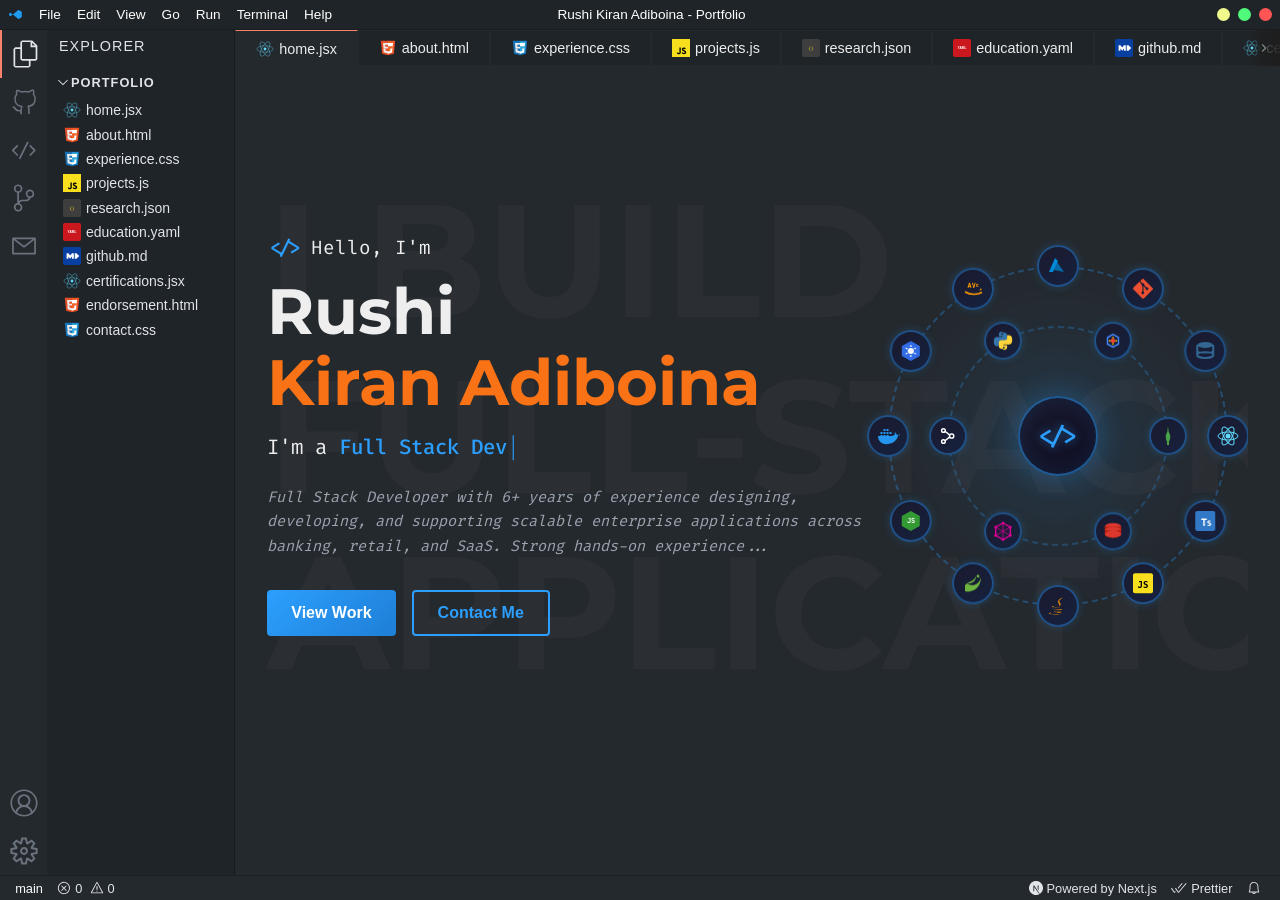
<file: index.html>
<!DOCTYPE html><html lang="en"><head><meta charSet="utf-8"/><meta name="viewport" content="width=device-width, initial-scale=1"/><title>Rushi Kiran Adiboina | Home</title><meta name="description" content="Full Stack Developer with 6+ years building scalable enterprise applications across banking, retail, and SaaS using React.js, TypeScript, Java, Spring Boot, microservices, and cloud."/><meta name="keywords" content="full stack developer, rushi kiran adiboina, react, typescript, java, spring boot, node.js, microservices, graphql, kafka, aws, azure, kubernetes, docker, portfolio"/><meta name="robots" content="index, follow"/><link rel="canonical" href="https://rushiadiboina.com"/><meta property="og:type" content="website"/><meta property="og:title" content="Rushi Kiran Adiboina - Full Stack Developer Portfolio"/><meta property="og:description" content="Full Stack Developer with 6+ years building scalable enterprise applications across banking, retail, and SaaS using React.js, TypeScript, Java, Spring Boot, microservices, and cloud."/><meta property="og:image" content="/og-image.svg"/><meta property="og:url" content="https://rushiadiboina.com"/><meta name="twitter:card" content="summary_large_image"/><meta name="twitter:title" content="Rushi Kiran Adiboina - Full Stack Developer Portfolio"/><meta name="twitter:description" content="Full Stack Developer with 6+ years building scalable enterprise applications across banking, retail, and SaaS using React.js, TypeScript, Java, Spring Boot, microservices, and cloud."/><meta name="twitter:image" content="/og-image.svg"/><meta name="next-head-count" content="16"/><link rel="preload" href="/_next/static/css/f7c2f061188b410e.css" as="style"/><link rel="stylesheet" href="/_next/static/css/f7c2f061188b410e.css" data-n-g=""/><link rel="preload" href="/_next/static/css/c7615e3e6e8bd3d6.css" as="style"/><link rel="stylesheet" href="/_next/static/css/c7615e3e6e8bd3d6.css" data-n-p=""/><noscript data-n-css=""></noscript><script defer="" nomodule="" src="/_next/static/chunks/polyfills-c67a75d1b6f99dc8.js"></script><script src="/_next/static/chunks/webpack-5752944655d749a0.js" defer=""></script><script src="/_next/static/chunks/framework-5f4595e5518b5600.js" defer=""></script><script src="/_next/static/chunks/main-49b82626af984845.js" defer=""></script><script src="/_next/static/chunks/pages/_app-3ab475e18d34a8f5.js" defer=""></script><script src="/_next/static/chunks/pages/index-ba7927e6921998ec.js" defer=""></script><script src="/_next/static/Ian4soWOJzePv1gdcrckV/_buildManifest.js" defer=""></script><script src="/_next/static/Ian4soWOJzePv1gdcrckV/_ssgManifest.js" defer=""></script></head><body><div id="__next" data-reactroot=""><section class="Titlebar_titlebar__qF029"><img src="/vscode_icon.svg" alt="VSCode Icon" height="15" width="15"/><div class="Titlebar_items__kiyGW"><p>File</p><p>Edit</p><p>View</p><p>Go</p><p>Run</p><p>Terminal</p><p>Help</p></div><p class="Titlebar_title__JRI8S">Rushi Kiran Adiboina<!-- --> - Portfolio</p><div class="Titlebar_windowButtons__fwpk_" aria-hidden="true"><span class="Titlebar_minimize__lFuJ1" aria-label="Minimize"></span><span class="Titlebar_maximize__hjViL" aria-label="Maximize"></span><span class="Titlebar_close__32yPf" aria-label="Close"></span></div></section><div class="Layout_main__c1pHS"><aside class="Sidebar_sidebar__gyKt1"><div><div class="Sidebar_iconContainer__r8abM Sidebar_active__5C3S5"><svg viewBox="0 0 24 24" xmlns="http://www.w3.org/2000/svg" fill="rgb(225, 228, 232)" class="Sidebar_icon__czDJe" aria-hidden="true"><path d="M17.5 0h-9L7 1.5V6H2.5L1 7.5v15.07L2.5 24h12.07L16 22.57V18h4.7l1.3-1.43V4.5L17.5 0zm0 2.12l2.38 2.38H17.5V2.12zm-3 20.38h-12v-15H7v9.07L8.5 18h6v4.5zm6-6h-12v-15H16V6h4.5v10.5z"></path></svg></div><div class="Sidebar_iconContainer__r8abM false"><svg viewBox="0 0 24 24" xmlns="http://www.w3.org/2000/svg" fill="rgb(106, 115, 125)" class="Sidebar_icon__czDJe" aria-hidden="true"><path d="M21.035 5.257c.91 1.092 1.364 2.366 1.364 3.822 0 5.277-3.002 6.824-5.823 7.279.364.637.455 1.365.455 2.093v3.73c0 .455-.273.728-.637.728a.718.718 0 01-.728-.728v-3.73a2.497 2.497 0 00-.728-2.093l.455-1.183c2.821-.364 5.733-1.274 5.733-6.187 0-1.183-.455-2.275-1.274-3.185l-.182-.727a4.04 4.04 0 00.09-2.73c-.454.09-1.364.273-2.91 1.365l-.547.09a13.307 13.307 0 00-6.55 0l-.547-.09C7.57 2.71 6.66 2.437 6.204 2.437c-.273.91-.273 1.91.09 2.73l-.181.727c-.91.91-1.365 2.093-1.365 3.185 0 4.822 2.73 5.823 5.732 6.187l.364 1.183c-.546.546-.819 1.274-.728 2.002v3.821a.718.718 0 01-.728.728.718.718 0 01-.728-.728V20.18c-3.002.637-4.185-.91-5.095-2.092-.455-.546-.819-1.001-1.274-1.092-.09-.091-.364-.455-.273-.819.091-.364.455-.637.82-.455.91.182 1.455.91 2 1.547.82 1.092 1.639 2.092 4.095 1.547v-.364c-.09-.728.091-1.456.455-2.093-2.73-.546-5.914-2.093-5.914-7.279 0-1.456.455-2.73 1.365-3.822-.273-1.273-.182-2.638.273-3.73l.455-.364C5.749 1.073 7.023.8 9.66 2.437a13.673 13.673 0 016.642 0C18.851.708 20.216.98 20.398 1.072l.455.364c.455 1.274.546 2.548.182 3.821z"></path></svg></div><div class="Sidebar_iconContainer__r8abM false"><svg viewBox="0 0 16 16" xmlns="http://www.w3.org/2000/svg" fill="rgb(106, 115, 125)" class="Sidebar_icon__czDJe" aria-hidden="true"><path d="M4.708 5.578L2.061 8.224l2.647 2.646-.708.708-3-3V7.87l3-3 .708.708zm7-.708L11 5.578l2.647 2.646L11 10.87l.708.708 3-3V7.87l-3-3zM4.908 13l.894.448 5-10L9.908 3l-5 10z"></path></svg></div><div class="Sidebar_iconContainer__r8abM false"><svg viewBox="0 0 24 24" xmlns="http://www.w3.org/2000/svg" fill="rgb(106, 115, 125)" class="Sidebar_icon__czDJe" aria-hidden="true"><path d="M21.007 8.222A3.738 3.738 0 0 0 15.045 5.2a3.737 3.737 0 0 0 1.156 6.583 2.988 2.988 0 0 1-2.668 1.67h-2.99a4.456 4.456 0 0 0-2.989 1.165V7.4a3.737 3.737 0 1 0-1.494 0v9.117a3.776 3.776 0 1 0 1.816.099 2.99 2.99 0 0 1 2.668-1.667h2.99a4.484 4.484 0 0 0 4.223-3.039 3.736 3.736 0 0 0 3.25-3.687zM4.565 3.738a2.242 2.242 0 1 1 4.484 0 2.242 2.242 0 0 1-4.484 0zm4.484 16.441a2.242 2.242 0 1 1-4.484 0 2.242 2.242 0 0 1 4.484 0zm8.221-9.715a2.242 2.242 0 1 1 0-4.485 2.242 2.242 0 0 1 0 4.485z"></path></svg></div><div class="Sidebar_iconContainer__r8abM false"><svg viewBox="0 0 16 16" xmlns="http://www.w3.org/2000/svg" fill="rgb(106, 115, 125)" class="Sidebar_icon__czDJe" aria-hidden="true"><path fill-rule="evenodd" clip-rule="evenodd" d="M1 3.5l.5-.5h13l.5.5v9l-.5.5h-13l-.5-.5v-9zm1 1.035V12h12V4.536L8.31 8.9H7.7L2 4.535zM13.03 4H2.97L8 7.869 13.03 4z"></path></svg></div></div><div><div class="Sidebar_iconContainer__r8abM"><svg viewBox="0 0 16 16" xmlns="http://www.w3.org/2000/svg" fill="rgb(106, 115, 125)" class="Sidebar_icon__czDJe" aria-hidden="true"><path d="M16 7.992C16 3.58 12.416 0 8 0S0 3.58 0 7.992c0 2.43 1.104 4.62 2.832 6.09.016.016.032.016.032.032.144.112.288.224.448.336.08.048.144.111.224.175A7.98 7.98 0 008.016 16a7.98 7.98 0 004.48-1.375c.08-.048.144-.111.224-.16.144-.111.304-.223.448-.335.016-.016.032-.016.032-.032 1.696-1.487 2.8-3.676 2.8-6.106zm-8 7.001c-1.504 0-2.88-.48-4.016-1.279.016-.128.048-.255.08-.383a4.17 4.17 0 01.416-.991c.176-.304.384-.576.64-.816.24-.24.528-.463.816-.639.304-.176.624-.304.976-.4A4.15 4.15 0 018 10.342a4.185 4.185 0 012.928 1.166c.368.368.656.8.864 1.295.112.288.192.592.24.911A7.03 7.03 0 018 14.993zm-2.448-7.4a2.49 2.49 0 01-.208-1.024c0-.351.064-.703.208-1.023.144-.32.336-.607.576-.847.24-.24.528-.431.848-.575.32-.144.672-.208 1.024-.208.368 0 .704.064 1.024.208.32.144.608.336.848.575.24.24.432.528.576.847.144.32.208.672.208 1.023 0 .368-.064.704-.208 1.023a2.84 2.84 0 01-.576.848 2.84 2.84 0 01-.848.575 2.715 2.715 0 01-2.064 0 2.84 2.84 0 01-.848-.575 2.526 2.526 0 01-.56-.848zm7.424 5.306c0-.032-.016-.048-.016-.08a5.22 5.22 0 00-.688-1.406 4.883 4.883 0 00-1.088-1.135 5.207 5.207 0 00-1.04-.608 2.82 2.82 0 00.464-.383 4.2 4.2 0 00.624-.784 3.624 3.624 0 00.528-1.934 3.71 3.71 0 00-.288-1.47 3.799 3.799 0 00-.816-1.199 3.845 3.845 0 00-1.2-.8 3.72 3.72 0 00-1.472-.287 3.72 3.72 0 00-1.472.288 3.631 3.631 0 00-1.2.815 3.84 3.84 0 00-.8 1.199 3.71 3.71 0 00-.288 1.47c0 .352.048.688.144 1.007.096.336.224.64.4.927.16.288.384.544.624.784.144.144.304.271.48.383a5.12 5.12 0 00-1.04.624c-.416.32-.784.703-1.088 1.119a4.999 4.999 0 00-.688 1.406c-.016.032-.016.064-.016.08C1.776 11.636.992 9.91.992 7.992.992 4.14 4.144.991 8 .991s7.008 3.149 7.008 7.001a6.96 6.96 0 01-2.032 4.907z"></path></svg></div><div class="Sidebar_iconContainer__r8abM"><svg viewBox="0 0 24 24" xmlns="http://www.w3.org/2000/svg" fill="rgb(106, 115, 125)" class="Sidebar_icon__czDJe" aria-hidden="true"><path fill-rule="evenodd" clip-rule="evenodd" d="M19.85 8.75l4.15.83v4.84l-4.15.83 2.35 3.52-3.43 3.43-3.52-2.35-.83 4.15H9.58l-.83-4.15-3.52 2.35-3.43-3.43 2.35-3.52L0 14.42V9.58l4.15-.83L1.8 5.23 5.23 1.8l3.52 2.35L9.58 0h4.84l.83 4.15 3.52-2.35 3.43 3.43-2.35 3.52zm-1.57 5.07l4-.81v-2l-4-.81-.54-1.3 2.29-3.43-1.43-1.43-3.43 2.29-1.3-.54-.81-4h-2l-.81 4-1.3.54-3.43-2.29-1.43 1.43L6.38 8.9l-.54 1.3-4 .81v2l4 .81.54 1.3-2.29 3.43 1.43 1.43 3.43-2.29 1.3.54.81 4h2l.81-4 1.3-.54 3.43 2.29 1.43-1.43-2.29-3.43.54-1.3zm-8.186-4.672A3.43 3.43 0 0112 8.57 3.44 3.44 0 0115.43 12a3.43 3.43 0 11-5.336-2.852zm.956 4.274c.281.188.612.288.95.288A1.7 1.7 0 0013.71 12a1.71 1.71 0 10-2.66 1.422z"></path></svg></div></div></aside><div class="Explorer_explorer__MYKPT"><p class="Explorer_title__SAx86">Explorer</p><div><input type="checkbox" class="Explorer_checkbox__K21K5" id="portfolio-checkbox" checked=""/><label for="portfolio-checkbox" class="Explorer_heading__YLwUA"><svg width="16" height="16" viewBox="0 0 16 16" xmlns="http://www.w3.org/2000/svg" fill="currentColor" class="Explorer_chevron__PFE0_" style="transform:rotate(90deg)"><path fill-rule="evenodd" clip-rule="evenodd" d="M10.072 8.024L5.715 3.667l.618-.62L11 7.716v.618L6.333 13l-.618-.619 4.357-4.357z"></path></svg>Portfolio</label><div class="Explorer_files__1BcBi" style="display:block"><div class="Explorer_file__Strqx"><img src="/react_icon.svg" alt="home.jsx" height="18" width="18"/> <p>home.jsx</p></div><div class="Explorer_file__Strqx"><img src="/html_icon.svg" alt="about.html" height="18" width="18"/> <p>about.html</p></div><div class="Explorer_file__Strqx"><img src="/css_icon.svg" alt="experience.css" height="18" width="18"/> <p>experience.css</p></div><div class="Explorer_file__Strqx"><img src="/js_icon.svg" alt="projects.js" height="18" width="18"/> <p>projects.js</p></div><div class="Explorer_file__Strqx"><img src="/json_icon.svg" alt="research.json" height="18" width="18"/> <p>research.json</p></div><div class="Explorer_file__Strqx"><img src="/yaml_icon.svg" alt="education.yaml" height="18" width="18"/> <p>education.yaml</p></div><div class="Explorer_file__Strqx"><img src="/markdown_icon.svg" alt="github.md" height="18" width="18"/> <p>github.md</p></div><div class="Explorer_file__Strqx"><img src="/react_icon.svg" alt="certifications.jsx" height="18" width="18"/> <p>certifications.jsx</p></div><div class="Explorer_file__Strqx"><img src="/html_icon.svg" alt="endorsement.html" height="18" width="18"/> <p>endorsement.html</p></div><div class="Explorer_file__Strqx"><img src="/css_icon.svg" alt="contact.css" height="18" width="18"/> <p>contact.css</p></div></div></div></div><div style="width:100%;overflow:hidden;position:relative"><div class="Tabsbar_tabsContainer__SaD97"><div class="Tabsbar_tabs__A5mro"><div class="Tab_tab__oZcQ_ Tab_active__n8qKl"><img src="/react_icon.svg" alt="home.jsx file icon" height="18" width="18"/><p>home.jsx</p></div><div class="Tab_tab__oZcQ_ false"><img src="/html_icon.svg" alt="about.html file icon" height="18" width="18"/><p>about.html</p></div><div class="Tab_tab__oZcQ_ false"><img src="/css_icon.svg" alt="experience.css file icon" height="18" width="18"/><p>experience.css</p></div><div class="Tab_tab__oZcQ_ false"><img src="/js_icon.svg" alt="projects.js file icon" height="18" width="18"/><p>projects.js</p></div><div class="Tab_tab__oZcQ_ false"><img src="/json_icon.svg" alt="research.json file icon" height="18" width="18"/><p>research.json</p></div><div class="Tab_tab__oZcQ_ false"><img src="/yaml_icon.svg" alt="education.yaml file icon" height="18" width="18"/><p>education.yaml</p></div><div class="Tab_tab__oZcQ_ false"><img src="/markdown_icon.svg" alt="github.md file icon" height="18" width="18"/><p>github.md</p></div><div class="Tab_tab__oZcQ_ false"><img src="/react_icon.svg" alt="certifications.jsx file icon" height="18" width="18"/><p>certifications.jsx</p></div><div class="Tab_tab__oZcQ_ false"><img src="/html_icon.svg" alt="endorsement.html file icon" height="18" width="18"/><p>endorsement.html</p></div><div class="Tab_tab__oZcQ_ false"><img src="/css_icon.svg" alt="contact.css file icon" height="18" width="18"/><p>contact.css</p></div></div></div><main id="main-editor" class="Layout_content__RNbd0"><div class="HomePage_container__puf3E"><div class="HomePage_background__x7Tr_"><h1>I BUILD</h1><h1>FULL-STACK APPLICATIONS</h1></div><div class="HomePage_foreground__cGFUH"><div class="HomePage_content__V9RW1"><p class="HomePage_greeting__DikbN"><span class="HomePage_codeIcon__fhjkU">&lt;/&gt;</span> Hello, I&#x27;m</p><h1 class="HomePage_firstName__2xbbc">Rushi</h1><h1 class="HomePage_lastName__YTWZq">Kiran Adiboina</h1><p class="HomePage_role__ziHPf">I&#x27;m a <span class="HomePage_typed__kzzvA"></span><span class="HomePage_cursor__Cw2Y_">|</span></p><p class="HomePage_description__UDRbe">Full Stack Developer with 6+ years of experience designing, developing, and supporting scalable enterprise applications across banking, retail, and SaaS. Strong hands-on experience<!-- -->...</p><div class="HomePage_buttons__xJC5J"><button class="HomePage_button__lzSH5">View Work</button><button class="HomePage_outlined__c2ZLF">Contact Me</button></div></div><div class="TechCircle_container__MW9Z5"><div class="TechCircle_glowEffect__IABCH"></div><div class="TechCircle_outerDashedRing__hnvTV"></div><div class="TechCircle_outerRing__Mc6dW"><div class="TechCircle_techItem__uXZbP" style="--angle:0deg;--delay:0s;--glow-color:#61DAFB" title="React"><div class="TechCircle_techIcon___v7i9"><svg viewBox="0 0 24 24" fill="none"><circle cx="12" cy="12" r="2.5" fill="#61DAFB"></circle><ellipse cx="12" cy="12" rx="10" ry="4" stroke="#61DAFB" stroke-width="1" fill="none"></ellipse><ellipse cx="12" cy="12" rx="10" ry="4" stroke="#61DAFB" stroke-width="1" fill="none" transform="rotate(60 12 12)"></ellipse><ellipse cx="12" cy="12" rx="10" ry="4" stroke="#61DAFB" stroke-width="1" fill="none" transform="rotate(120 12 12)"></ellipse></svg></div></div><div class="TechCircle_techItem__uXZbP" style="--angle:30deg;--delay:0.08s;--glow-color:#3178C6" title="TypeScript"><div class="TechCircle_techIcon___v7i9"><svg viewBox="0 0 24 24"><rect x="2" y="2" width="20" height="20" rx="2" fill="#3178C6"></rect><path d="M13.5 11h-2v6h-1.5v-6H8V9.5h5.5V11z" fill="white"></path><path d="M14.5 15.5c.3.2.7.4 1.2.4.5 0 .8-.2.8-.6 0-.4-.3-.5-.9-.7-.9-.3-1.5-.7-1.5-1.6 0-1 .8-1.6 2-1.6.6 0 1 .1 1.3.3l-.3.9c-.2-.1-.5-.2-.9-.2-.5 0-.7.2-.7.5 0 .3.3.5.9.7 1 .3 1.5.8 1.5 1.7 0 1-.7 1.7-2.1 1.7-.6 0-1.2-.2-1.5-.4l.2-.9z" fill="white"></path></svg></div></div><div class="TechCircle_techItem__uXZbP" style="--angle:60deg;--delay:0.16s;--glow-color:#F7DF1E" title="JavaScript"><div class="TechCircle_techIcon___v7i9"><svg viewBox="0 0 24 24"><rect x="2" y="2" width="20" height="20" rx="2" fill="#F7DF1E"></rect><text x="12" y="17" text-anchor="middle" fill="#000" font-size="9" font-weight="bold" font-family="monospace">JS</text></svg></div></div><div class="TechCircle_techItem__uXZbP" style="--angle:90deg;--delay:0.24s;--glow-color:#ED8B00" title="Java"><div class="TechCircle_techIcon___v7i9"><svg viewBox="0 0 24 24"><path d="M8.5 17s-1 .5.8.7c2 .2 3.2.2 5.5-.3 0 0 .5.3 1.2.6-4 1.7-9-.1-7.5-.4z" fill="#ED8B00"></path><path d="M8 14.5s-1 .7.7.9c2.2.2 4 .2 7-.4 0 0 .3.3.8.5-4.8 1.4-10 .1-8.5-.5z" fill="#ED8B00"></path><path d="M13 10c1.2 1.4-.3 2.6-.3 2.6s3-1.5 1.6-3.4c-1.3-1.8-2.3-2.6 3-5.6 0 0-8 2-4.3 6.4z" fill="#ED8B00"></path><path d="M17 18.5s.6.5-.6 1c-2.5.7-10 .9-12.2 0-.8-.3.7-.8 1.1-.9.5-.1.7-.1.7-.1-.8-.5-5 1-2.2 1.5 8 1.3 14.5-.6 13.2-1.5z" fill="#ED8B00"></path><path d="M8.5 12.5s-3.5 1-1.2 1.2c1 .1 3 .1 4.8-.1 1.5-.1 3-.4 3-.4s-.5.2-.8.4c-3.5.9-10 .5-8-1 1.6-1 2.2-.1 2.2-.1z" fill="#ED8B00"></path></svg></div></div><div class="TechCircle_techItem__uXZbP" style="--angle:120deg;--delay:0.32s;--glow-color:#6DB33F" title="Spring Boot"><div class="TechCircle_techIcon___v7i9"><svg viewBox="0 0 24 24"><path d="M4 20c8 2 16-4 16-14-2 8-9 10-14 6 6 1 9-3 9-7-3 6-8 5-11 9z" fill="#6DB33F"></path><circle cx="17" cy="5" r="1.4" fill="#6DB33F"></circle></svg></div></div><div class="TechCircle_techItem__uXZbP" style="--angle:150deg;--delay:0.4s;--glow-color:#339933" title="Node.js"><div class="TechCircle_techIcon___v7i9"><svg viewBox="0 0 24 24"><path d="M12 2L3 7v10l9 5 9-5V7l-9-5z" fill="#339933"></path><text x="12" y="14" text-anchor="middle" fill="white" font-size="7" font-weight="bold">JS</text></svg></div></div><div class="TechCircle_techItem__uXZbP" style="--angle:180deg;--delay:0.48s;--glow-color:#2496ED" title="Docker"><div class="TechCircle_techIcon___v7i9"><svg viewBox="0 0 24 24"><path d="M4.5 11h2v2h-2v-2zm3 0h2v2h-2v-2zm3 0h2v2h-2v-2zm3-3h2v2h-2V8zm-3 0h2v2h-2V8zm-3 0h2v2h-2V8zm-3 0h2v2h-2V8zm6-3h2v2h-2V5zm-3 0h2v2h-2V5z" fill="#2496ED"></path><path d="M23 11.5c-.5-.5-1.5-1-2.5-1-.2-1-1-2-2-2.5.5 1 .5 2 0 3-1 .5-2.5 1-4 1H2c0 3 1 5 3 6.5 2.5 2 6 2 9 1 3-.5 5-2 7-5 .5-1 1-2 1-3h1c.5 0 1-.5 1.5-1 .5-.5 0-1-.5-1z" fill="#2496ED"></path></svg></div></div><div class="TechCircle_techItem__uXZbP" style="--angle:210deg;--delay:0.56s;--glow-color:#326CE5" title="Kubernetes"><div class="TechCircle_techIcon___v7i9"><svg viewBox="0 0 24 24"><path d="M12 2L3 7v10l9 5 9-5V7l-9-5z" fill="#326CE5"></path><circle cx="12" cy="12" r="3" fill="white"></circle><path d="M12 6v2M12 16v2M7 9l1.5 1M15.5 14l1.5 1M7 15l1.5-1M15.5 10l1.5-1" stroke="white" stroke-width="1.2"></path></svg></div></div><div class="TechCircle_techItem__uXZbP" style="--angle:240deg;--delay:0.64s;--glow-color:#FF9900" title="AWS"><div class="TechCircle_techIcon___v7i9"><svg viewBox="0 0 24 24"><path d="M6.5 11l1.5-5h1l1.5 5h-1l-.3-1h-1.4l-.3 1h-1zm1.5-2h.8l-.4-1.5-.4 1.5z" fill="#FF9900"></path><path d="M11 6h1l.8 3.5.8-3.5h1l-1.3 5h-1L11 6z" fill="#FF9900"></path><path d="M15 8.5c0-.8.7-1.5 1.5-1.5.4 0 .7.1 1 .3l-.3.7c-.2-.1-.4-.2-.6-.2-.4 0-.6.3-.6.7 0 .4.2.7.6.7.2 0 .4-.1.6-.2l.3.7c-.3.2-.6.3-1 .3-.8 0-1.5-.7-1.5-1.5z" fill="#FF9900"></path><path d="M4 15c2.5 1.5 5.5 2.5 8.5 2.5s6-.5 8.5-2" stroke="#FF9900" stroke-width="1.5" fill="none"></path><path d="M18.5 14l1-2.5 1.5 1-2.5 1.5z" fill="#FF9900"></path></svg></div></div><div class="TechCircle_techItem__uXZbP" style="--angle:270deg;--delay:0.72s;--glow-color:#0089D6" title="Azure"><div class="TechCircle_techIcon___v7i9"><svg viewBox="0 0 24 24"><path d="M9 4l-6 14h4l5-11-3-3z" fill="#0089D6"></path><path d="M11 8l-3 8 10 2-7-10z" fill="#0089D6" opacity="0.7"></path></svg></div></div><div class="TechCircle_techItem__uXZbP" style="--angle:300deg;--delay:0.8s;--glow-color:#F05032" title="Git"><div class="TechCircle_techIcon___v7i9"><svg viewBox="0 0 24 24"><path d="M21.6 11.2L12.8 2.4c-.5-.5-1.3-.5-1.8 0l-1.8 1.8 2.3 2.3c.5-.2 1.1-.1 1.5.3.4.4.5 1 .3 1.5l2.2 2.2c.5-.2 1.1-.1 1.5.3.6.6.6 1.5 0 2.1-.6.6-1.5.6-2.1 0-.4-.4-.5-1.1-.3-1.6l-2.1-2.1v5.4c.1.1.3.2.4.3.6.6.6 1.5 0 2.1-.6.6-1.5.6-2.1 0-.6-.6-.6-1.5 0-2.1.2-.2.4-.3.6-.4V9.1c-.2-.1-.4-.2-.6-.4-.4-.4-.5-1-.3-1.5L8.3 4.9l-5.9 5.9c-.5.5-.5 1.3 0 1.8l8.8 8.8c.5.5 1.3.5 1.8 0l8.6-8.6c.5-.5.5-1.3 0-1.8z" fill="#F05032"></path></svg></div></div><div class="TechCircle_techItem__uXZbP" style="--angle:330deg;--delay:0.88s;--glow-color:#4169E1" title="PostgreSQL"><div class="TechCircle_techIcon___v7i9"><svg viewBox="0 0 24 24"><ellipse cx="12" cy="6" rx="8" ry="3" fill="#336791"></ellipse><path d="M4 6v10c0 1.7 3.6 3 8 3s8-1.3 8-3V6" fill="none" stroke="#336791" stroke-width="2"></path><ellipse cx="12" cy="16" rx="8" ry="3" fill="none" stroke="#336791" stroke-width="1.5"></ellipse><path d="M4 11c0 1.7 3.6 3 8 3s8-1.3 8-3" fill="none" stroke="#336791" stroke-width="1.2"></path></svg></div></div></div><div class="TechCircle_middleDashedRing__UZUZG"></div><div class="TechCircle_innerRing__U1IDW"><div class="TechCircle_innerTechItem__j15v0" style="--angle:0deg;--delay:0s;--glow-color:#47A248" title="MongoDB"><div class="TechCircle_techIcon___v7i9"><svg viewBox="0 0 24 24"><path d="M12 2c0 0 .5 2 .5 4 0 1 .5 2 1 3 .5 1 1 2 1 3.5 0 2.5-1 5-1.5 6v2c0 .5-.5 1-1 1s-1-.5-1-1v-2c-.5-1-1.5-3.5-1.5-6 0-1.5.5-2.5 1-3.5.5-1 1-2 1-3 0-2 .5-4 .5-4z" fill="#47A248"></path><path d="M11.5 20v2c.3.3.5.3 1 0v-2h-1z" fill="#A6CE39"></path></svg></div></div><div class="TechCircle_innerTechItem__j15v0" style="--angle:60deg;--delay:0.1s;--glow-color:#DC382D" title="Redis"><div class="TechCircle_techIcon___v7i9"><svg viewBox="0 0 24 24"><ellipse cx="12" cy="7" rx="9" ry="4" fill="#DC382D"></ellipse><path d="M3 7v4c0 2.2 4 4 9 4s9-1.8 9-4V7" fill="#A41E11"></path><ellipse cx="12" cy="11" rx="9" ry="4" fill="#DC382D"></ellipse><path d="M3 11v4c0 2.2 4 4 9 4s9-1.8 9-4v-4" fill="#A41E11"></path><ellipse cx="12" cy="15" rx="9" ry="4" fill="#DC382D"></ellipse></svg></div></div><div class="TechCircle_innerTechItem__j15v0" style="--angle:120deg;--delay:0.2s;--glow-color:#E10098" title="GraphQL"><div class="TechCircle_techIcon___v7i9"><svg viewBox="0 0 24 24"><path d="M12 3L4 7.5v9L12 21l8-4.5v-9L12 3z" fill="none" stroke="#E10098" stroke-width="1.5"></path><circle cx="12" cy="3" r="1.5" fill="#E10098"></circle><circle cx="4" cy="7.5" r="1.5" fill="#E10098"></circle><circle cx="4" cy="16.5" r="1.5" fill="#E10098"></circle><circle cx="12" cy="21" r="1.5" fill="#E10098"></circle><circle cx="20" cy="16.5" r="1.5" fill="#E10098"></circle><circle cx="20" cy="7.5" r="1.5" fill="#E10098"></circle><path d="M4 7.5L20 16.5M4 16.5L20 7.5M12 3v18" stroke="#E10098" stroke-width="0.8"></path></svg></div></div><div class="TechCircle_innerTechItem__j15v0" style="--angle:180deg;--delay:0.30000000000000004s;--glow-color:#ffffff" title="Kafka"><div class="TechCircle_techIcon___v7i9"><svg viewBox="0 0 24 24" fill="none" stroke="#ffffff" stroke-width="1.6"><circle cx="7" cy="6" r="2"></circle><circle cx="7" cy="18" r="2"></circle><circle cx="16" cy="12" r="2.3"></circle><path d="M8.7 6.8 14 11M8.7 17.2 14 13"></path></svg></div></div><div class="TechCircle_innerTechItem__j15v0" style="--angle:240deg;--delay:0.4s;--glow-color:#3776AB" title="Python"><div class="TechCircle_techIcon___v7i9"><svg viewBox="0 0 24 24"><path d="M11.5 2c-2.5 0-4 1-4 3v2h4v1h-6c-2 0-3.5 1.5-3.5 4v2c0 2.5 1.5 4 3.5 4h2v-3c0-1.5 1-2.5 2.5-2.5h4c1.5 0 2.5-1 2.5-2.5v-4c0-2-1.5-3-4-3h-1zm-.5 1.5a1 1 0 110 2 1 1 0 010-2z" fill="#3776AB"></path><path d="M12.5 22c2.5 0 4-1 4-3v-2h-4v-1h6c2 0 3.5-1.5 3.5-4v-2c0-2.5-1.5-4-3.5-4h-2v3c0 1.5-1 2.5-2.5 2.5h-4c-1.5 0-2.5 1-2.5 2.5v4c0 2 1.5 3 4 3h1zm.5-1.5a1 1 0 110-2 1 1 0 010 2z" fill="#FFD43B"></path></svg></div></div><div class="TechCircle_innerTechItem__j15v0" style="--angle:300deg;--delay:0.5s;--glow-color:#4285F4" title="Google Cloud"><div class="TechCircle_techIcon___v7i9"><svg viewBox="0 0 24 24"><path d="M12 5l6 3.5v7L12 19l-6-3.5v-7L12 5z" fill="none" stroke="#4285F4" stroke-width="1.6"></path><circle cx="12" cy="12" r="2.5" fill="#EA4335"></circle><path d="M12 9.5v-2M12 16.5v-2M9.5 12h-2M16.5 12h-2" stroke="#FBBC04" stroke-width="1.4"></path></svg></div></div></div><div class="TechCircle_centerCircle__7ZbuH"><span class="TechCircle_centerIcon__AnGDp">&lt;/&gt;</span></div></div></div></div></main></div></div><footer class="Bottombar_bottomBar__QVIne"><div class="Bottombar_container__v_l0M"><a href="https://github.com/Rushikiran123" target="_blank" rel="noreferrer noopener" class="Bottombar_section___NTJA"><svg viewBox="0 0 24 24" xmlns="http://www.w3.org/2000/svg" fill="currentColor" class="Bottombar_icon__zdqmH"><path d="M21.007 8.222A3.738 3.738 0 0 0 15.045 5.2a3.737 3.737 0 0 0 1.156 6.583 2.988 2.988 0 0 1-2.668 1.67h-2.99a4.456 4.456 0 0 0-2.989 1.165V7.4a3.737 3.737 0 1 0-1.494 0v9.117a3.776 3.776 0 1 0 1.816.099 2.99 2.99 0 0 1 2.668-1.667h2.99a4.484 4.484 0 0 0 4.223-3.039 3.736 3.736 0 0 0 3.25-3.687zM4.565 3.738a2.242 2.242 0 1 1 4.484 0 2.242 2.242 0 0 1-4.484 0zm4.484 16.441a2.242 2.242 0 1 1-4.484 0 2.242 2.242 0 0 1 4.484 0zm8.221-9.715a2.242 2.242 0 1 1 0-4.485 2.242 2.242 0 0 1 0 4.485z"></path></svg><p>main</p></a><div class="Bottombar_section___NTJA"><svg width="14" height="14" viewBox="0 0 16 16" xmlns="http://www.w3.org/2000/svg" fill="currentColor" class="Bottombar_icon__zdqmH"><path fill-rule="evenodd" clip-rule="evenodd" d="M8.6 1c1.6.1 3.1.9 4.2 2 1.3 1.4 2 3.1 2 5.1 0 1.6-.6 3.1-1.6 4.4-1 1.2-2.4 2.1-4 2.4-1.6.3-3.2.1-4.6-.7-1.4-.8-2.5-2-3.1-3.5C.9 9.2.8 7.5 1.3 6c.5-1.6 1.4-2.9 2.8-3.8C5.4 1.3 7 .9 8.6 1zm.5 12.9c1.3-.3 2.5-1 3.4-2.1.8-1.1 1.3-2.4 1.2-3.8 0-1.6-.6-3.2-1.7-4.3-1-1-2.2-1.6-3.6-1.7-1.3-.1-2.7.2-3.8 1-1.1.8-1.9 1.9-2.3 3.3-.4 1.3-.4 2.7.2 4 .6 1.3 1.5 2.3 2.7 3 1.2.7 2.6.9 3.9.6zM7.9 7.5L10.3 5l.7.7-2.4 2.5 2.4 2.5-.7.7-2.4-2.5-2.4 2.5-.7-.7 2.4-2.5-2.4-2.5.7-.7 2.4 2.5z"></path></svg><p>0</p>  <svg width="14" height="14" viewBox="0 0 16 16" xmlns="http://www.w3.org/2000/svg" fill="currentColor" class="Bottombar_icon__zdqmH"><path fill-rule="evenodd" clip-rule="evenodd" d="M7.56 1h.88l6.54 12.26-.44.74H1.44L1 13.26 7.56 1zM8 2.28L2.28 13H13.7L8 2.28zM8.625 12v-1h-1.25v1h1.25zm-1.25-2V6h1.25v4h-1.25z"></path></svg><p>0</p></div></div><div class="Bottombar_container__v_l0M"><div class="Bottombar_section___NTJA"><svg width="14" fill="currentColor" viewBox="0 0 24 24" xmlns="http://www.w3.org/2000/svg" class="Bottombar_icon__zdqmH"><path d="M11.572 0c-.176 0-.31.001-.358.007a19.76 19.76 0 0 1-.364.033C7.443.346 4.25 2.185 2.228 5.012a11.875 11.875 0 0 0-2.119 5.243c-.096.659-.108.854-.108 1.747s.012 1.089.108 1.748c.652 4.506 3.86 8.292 8.209 9.695.779.25 1.6.422 2.534.525.363.04 1.935.04 2.299 0 1.611-.178 2.977-.577 4.323-1.264.207-.106.247-.134.219-.158-.02-.013-.9-1.193-1.955-2.62l-1.919-2.592-2.404-3.558a338.739 338.739 0 0 0-2.422-3.556c-.009-.002-.018 1.579-.023 3.51-.007 3.38-.01 3.515-.052 3.595a.426.426 0 0 1-.206.214c-.075.037-.14.044-.495.044H7.81l-.108-.068a.438.438 0 0 1-.157-.171l-.05-.106.006-4.703.007-4.705.072-.092a.645.645 0 0 1 .174-.143c.096-.047.134-.051.54-.051.478 0 .558.018.682.154.035.038 1.337 1.999 2.895 4.361a10760.433 10760.433 0 0 0 4.735 7.17l1.9 2.879.096-.063a12.317 12.317 0 0 0 2.466-2.163 11.944 11.944 0 0 0 2.824-6.134c.096-.66.108-.854.108-1.748 0-.893-.012-1.088-.108-1.747-.652-4.506-3.859-8.292-8.208-9.695a12.597 12.597 0 0 0-2.499-.523A33.119 33.119 0 0 0 11.573 0zm4.069 7.217c.347 0 .408.005.486.047a.473.473 0 0 1 .237.277c.018.06.023 1.365.018 4.304l-.006 4.218-.744-1.14-.746-1.14v-3.066c0-1.982.01-3.097.023-3.15a.478.478 0 0 1 .233-.296c.096-.05.13-.054.5-.054z"></path></svg><p>Powered by Next.js</p></div><div class="Bottombar_section___NTJA"><svg width="16" height="16" xmlns="http://www.w3.org/2000/svg" fill="currentColor" class="Bottombar_icon__zdqmH"><path fill-rule="evenodd" clip-rule="evenodd" d="M15.62 3.596 7.815 12.81l-.728-.033L4 8.382l.754-.53 2.744 3.907L14.917 3l.703.596z"></path><path fill-rule="evenodd" clip-rule="evenodd" d="m7.234 8.774 4.386-5.178L10.917 3l-4.23 4.994.547.78zm-1.55.403.548.78-.547-.78zm-1.617 1.91.547.78-.799.943-.728-.033L0 8.382l.754-.53 2.744 3.907.57-.672z"></path></svg><p>Prettier</p></div><div class="Bottombar_section___NTJA"><svg width="14" height="14" viewBox="0 0 16 16" xmlns="http://www.w3.org/2000/svg" fill="currentColor" aria-label="Notifications"><path d="M13.377 10.573a7.63 7.63 0 01-.383-2.38V6.195a5.115 5.115 0 00-1.268-3.446 5.138 5.138 0 00-3.242-1.722c-.694-.072-1.4 0-2.07.227-.67.215-1.28.574-1.794 1.053a4.923 4.923 0 00-1.208 1.675 5.067 5.067 0 00-.431 2.022v2.2a7.61 7.61 0 01-.383 2.37L2 12.343l.479.658h3.505c0 .526.215 1.04.586 1.412.37.37.885.586 1.412.586.526 0 1.04-.215 1.411-.586s.587-.886.587-1.412h3.505l.478-.658-.586-1.77zm-4.69 3.147a.997.997 0 01-.705.299.997.997 0 01-.706-.3.997.997 0 01-.3-.705h1.999a.939.939 0 01-.287.706zm-5.515-1.71l.371-1.114a8.633 8.633 0 00.443-2.691V6.004c0-.563.12-1.113.347-1.616.227-.514.55-.969.969-1.34.419-.382.91-.67 1.436-.837.538-.18 1.1-.24 1.65-.18a4.147 4.147 0 012.597 1.4 4.133 4.133 0 011.004 2.776v2.01c0 .909.144 1.818.443 2.691l.371 1.113h-9.63v-.012z"></path></svg></div></div></footer></div><script id="__NEXT_DATA__" type="application/json">{"props":{"pageProps":{"title":"Home"},"__N_SSG":true},"page":"/","query":{},"buildId":"Ian4soWOJzePv1gdcrckV","isFallback":false,"gsp":true,"scriptLoader":[]}</script></body></html>
</file>
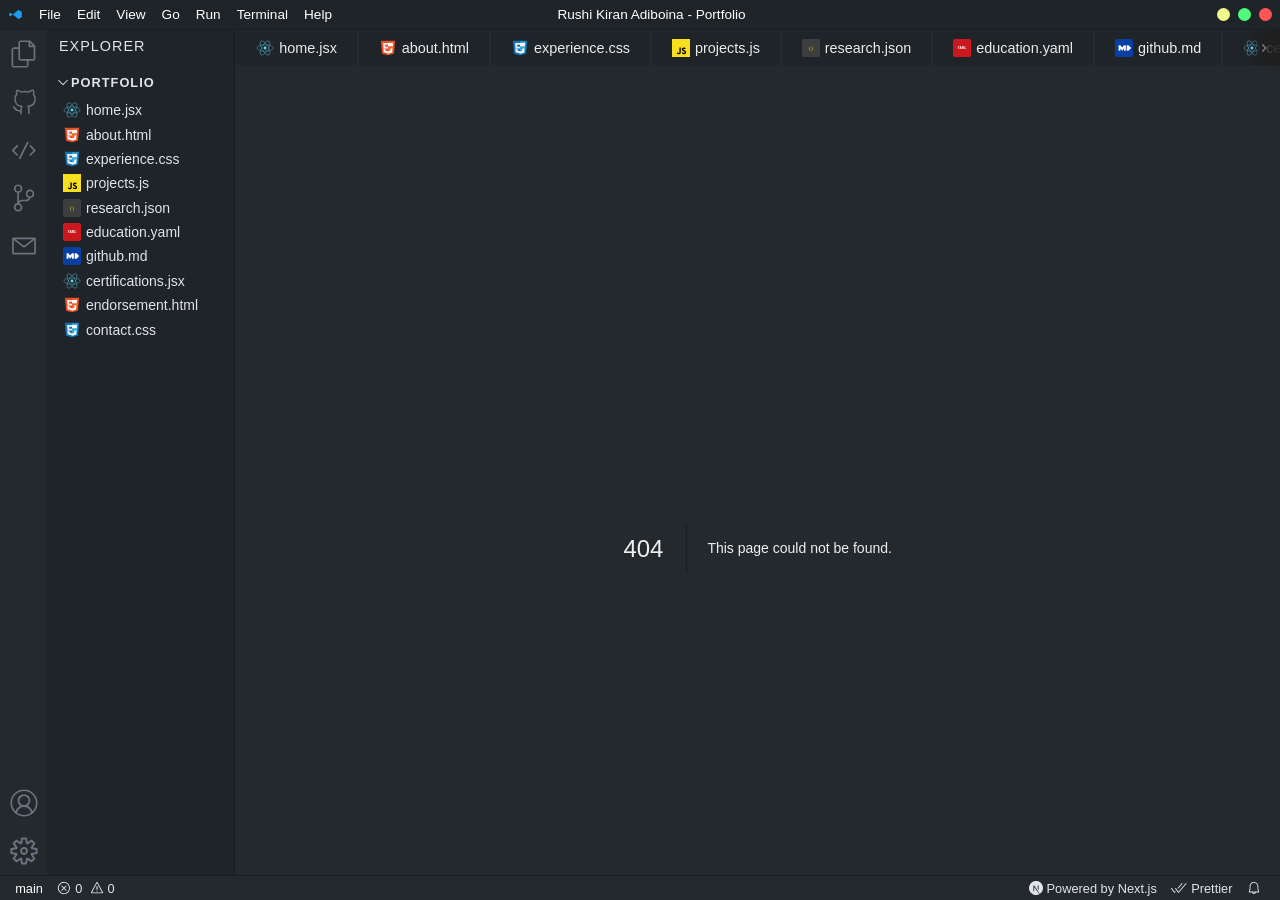
<file: 404/index.html>
<!DOCTYPE html><html lang="en"><head><meta charSet="utf-8"/><meta name="viewport" content="width=device-width, initial-scale=1"/><meta name="description" content="Full Stack Developer with 6+ years building scalable enterprise applications across banking, retail, and SaaS using React.js, TypeScript, Java, Spring Boot, microservices, and cloud."/><meta name="keywords" content="full stack developer, rushi kiran adiboina, react, typescript, java, spring boot, node.js, microservices, graphql, kafka, aws, azure, kubernetes, docker, portfolio"/><meta name="robots" content="index, follow"/><link rel="canonical" href="https://rushiadiboina.com"/><meta property="og:type" content="website"/><meta property="og:title" content="Rushi Kiran Adiboina - Full Stack Developer Portfolio"/><meta property="og:description" content="Full Stack Developer with 6+ years building scalable enterprise applications across banking, retail, and SaaS using React.js, TypeScript, Java, Spring Boot, microservices, and cloud."/><meta property="og:image" content="/og-image.svg"/><meta property="og:url" content="https://rushiadiboina.com"/><meta name="twitter:card" content="summary_large_image"/><meta name="twitter:title" content="Rushi Kiran Adiboina - Full Stack Developer Portfolio"/><meta name="twitter:description" content="Full Stack Developer with 6+ years building scalable enterprise applications across banking, retail, and SaaS using React.js, TypeScript, Java, Spring Boot, microservices, and cloud."/><meta name="twitter:image" content="/og-image.svg"/><title>404: This page could not be found</title><meta name="next-head-count" content="16"/><link rel="preload" href="/_next/static/css/f7c2f061188b410e.css" as="style"/><link rel="stylesheet" href="/_next/static/css/f7c2f061188b410e.css" data-n-g=""/><noscript data-n-css=""></noscript><script defer="" nomodule="" src="/_next/static/chunks/polyfills-c67a75d1b6f99dc8.js"></script><script src="/_next/static/chunks/webpack-5752944655d749a0.js" defer=""></script><script src="/_next/static/chunks/framework-5f4595e5518b5600.js" defer=""></script><script src="/_next/static/chunks/main-49b82626af984845.js" defer=""></script><script src="/_next/static/chunks/pages/_app-3ab475e18d34a8f5.js" defer=""></script><script src="/_next/static/chunks/pages/_error-a4ba2246ff8fb532.js" defer=""></script><script src="/_next/static/Ian4soWOJzePv1gdcrckV/_buildManifest.js" defer=""></script><script src="/_next/static/Ian4soWOJzePv1gdcrckV/_ssgManifest.js" defer=""></script></head><body><div id="__next" data-reactroot=""><section class="Titlebar_titlebar__qF029"><img src="/vscode_icon.svg" alt="VSCode Icon" height="15" width="15"/><div class="Titlebar_items__kiyGW"><p>File</p><p>Edit</p><p>View</p><p>Go</p><p>Run</p><p>Terminal</p><p>Help</p></div><p class="Titlebar_title__JRI8S">Rushi Kiran Adiboina<!-- --> - Portfolio</p><div class="Titlebar_windowButtons__fwpk_" aria-hidden="true"><span class="Titlebar_minimize__lFuJ1" aria-label="Minimize"></span><span class="Titlebar_maximize__hjViL" aria-label="Maximize"></span><span class="Titlebar_close__32yPf" aria-label="Close"></span></div></section><div class="Layout_main__c1pHS"><aside class="Sidebar_sidebar__gyKt1"><div><div class="Sidebar_iconContainer__r8abM false"><svg viewBox="0 0 24 24" xmlns="http://www.w3.org/2000/svg" fill="rgb(106, 115, 125)" class="Sidebar_icon__czDJe" aria-hidden="true"><path d="M17.5 0h-9L7 1.5V6H2.5L1 7.5v15.07L2.5 24h12.07L16 22.57V18h4.7l1.3-1.43V4.5L17.5 0zm0 2.12l2.38 2.38H17.5V2.12zm-3 20.38h-12v-15H7v9.07L8.5 18h6v4.5zm6-6h-12v-15H16V6h4.5v10.5z"></path></svg></div><div class="Sidebar_iconContainer__r8abM false"><svg viewBox="0 0 24 24" xmlns="http://www.w3.org/2000/svg" fill="rgb(106, 115, 125)" class="Sidebar_icon__czDJe" aria-hidden="true"><path d="M21.035 5.257c.91 1.092 1.364 2.366 1.364 3.822 0 5.277-3.002 6.824-5.823 7.279.364.637.455 1.365.455 2.093v3.73c0 .455-.273.728-.637.728a.718.718 0 01-.728-.728v-3.73a2.497 2.497 0 00-.728-2.093l.455-1.183c2.821-.364 5.733-1.274 5.733-6.187 0-1.183-.455-2.275-1.274-3.185l-.182-.727a4.04 4.04 0 00.09-2.73c-.454.09-1.364.273-2.91 1.365l-.547.09a13.307 13.307 0 00-6.55 0l-.547-.09C7.57 2.71 6.66 2.437 6.204 2.437c-.273.91-.273 1.91.09 2.73l-.181.727c-.91.91-1.365 2.093-1.365 3.185 0 4.822 2.73 5.823 5.732 6.187l.364 1.183c-.546.546-.819 1.274-.728 2.002v3.821a.718.718 0 01-.728.728.718.718 0 01-.728-.728V20.18c-3.002.637-4.185-.91-5.095-2.092-.455-.546-.819-1.001-1.274-1.092-.09-.091-.364-.455-.273-.819.091-.364.455-.637.82-.455.91.182 1.455.91 2 1.547.82 1.092 1.639 2.092 4.095 1.547v-.364c-.09-.728.091-1.456.455-2.093-2.73-.546-5.914-2.093-5.914-7.279 0-1.456.455-2.73 1.365-3.822-.273-1.273-.182-2.638.273-3.73l.455-.364C5.749 1.073 7.023.8 9.66 2.437a13.673 13.673 0 016.642 0C18.851.708 20.216.98 20.398 1.072l.455.364c.455 1.274.546 2.548.182 3.821z"></path></svg></div><div class="Sidebar_iconContainer__r8abM false"><svg viewBox="0 0 16 16" xmlns="http://www.w3.org/2000/svg" fill="rgb(106, 115, 125)" class="Sidebar_icon__czDJe" aria-hidden="true"><path d="M4.708 5.578L2.061 8.224l2.647 2.646-.708.708-3-3V7.87l3-3 .708.708zm7-.708L11 5.578l2.647 2.646L11 10.87l.708.708 3-3V7.87l-3-3zM4.908 13l.894.448 5-10L9.908 3l-5 10z"></path></svg></div><div class="Sidebar_iconContainer__r8abM false"><svg viewBox="0 0 24 24" xmlns="http://www.w3.org/2000/svg" fill="rgb(106, 115, 125)" class="Sidebar_icon__czDJe" aria-hidden="true"><path d="M21.007 8.222A3.738 3.738 0 0 0 15.045 5.2a3.737 3.737 0 0 0 1.156 6.583 2.988 2.988 0 0 1-2.668 1.67h-2.99a4.456 4.456 0 0 0-2.989 1.165V7.4a3.737 3.737 0 1 0-1.494 0v9.117a3.776 3.776 0 1 0 1.816.099 2.99 2.99 0 0 1 2.668-1.667h2.99a4.484 4.484 0 0 0 4.223-3.039 3.736 3.736 0 0 0 3.25-3.687zM4.565 3.738a2.242 2.242 0 1 1 4.484 0 2.242 2.242 0 0 1-4.484 0zm4.484 16.441a2.242 2.242 0 1 1-4.484 0 2.242 2.242 0 0 1 4.484 0zm8.221-9.715a2.242 2.242 0 1 1 0-4.485 2.242 2.242 0 0 1 0 4.485z"></path></svg></div><div class="Sidebar_iconContainer__r8abM false"><svg viewBox="0 0 16 16" xmlns="http://www.w3.org/2000/svg" fill="rgb(106, 115, 125)" class="Sidebar_icon__czDJe" aria-hidden="true"><path fill-rule="evenodd" clip-rule="evenodd" d="M1 3.5l.5-.5h13l.5.5v9l-.5.5h-13l-.5-.5v-9zm1 1.035V12h12V4.536L8.31 8.9H7.7L2 4.535zM13.03 4H2.97L8 7.869 13.03 4z"></path></svg></div></div><div><div class="Sidebar_iconContainer__r8abM"><svg viewBox="0 0 16 16" xmlns="http://www.w3.org/2000/svg" fill="rgb(106, 115, 125)" class="Sidebar_icon__czDJe" aria-hidden="true"><path d="M16 7.992C16 3.58 12.416 0 8 0S0 3.58 0 7.992c0 2.43 1.104 4.62 2.832 6.09.016.016.032.016.032.032.144.112.288.224.448.336.08.048.144.111.224.175A7.98 7.98 0 008.016 16a7.98 7.98 0 004.48-1.375c.08-.048.144-.111.224-.16.144-.111.304-.223.448-.335.016-.016.032-.016.032-.032 1.696-1.487 2.8-3.676 2.8-6.106zm-8 7.001c-1.504 0-2.88-.48-4.016-1.279.016-.128.048-.255.08-.383a4.17 4.17 0 01.416-.991c.176-.304.384-.576.64-.816.24-.24.528-.463.816-.639.304-.176.624-.304.976-.4A4.15 4.15 0 018 10.342a4.185 4.185 0 012.928 1.166c.368.368.656.8.864 1.295.112.288.192.592.24.911A7.03 7.03 0 018 14.993zm-2.448-7.4a2.49 2.49 0 01-.208-1.024c0-.351.064-.703.208-1.023.144-.32.336-.607.576-.847.24-.24.528-.431.848-.575.32-.144.672-.208 1.024-.208.368 0 .704.064 1.024.208.32.144.608.336.848.575.24.24.432.528.576.847.144.32.208.672.208 1.023 0 .368-.064.704-.208 1.023a2.84 2.84 0 01-.576.848 2.84 2.84 0 01-.848.575 2.715 2.715 0 01-2.064 0 2.84 2.84 0 01-.848-.575 2.526 2.526 0 01-.56-.848zm7.424 5.306c0-.032-.016-.048-.016-.08a5.22 5.22 0 00-.688-1.406 4.883 4.883 0 00-1.088-1.135 5.207 5.207 0 00-1.04-.608 2.82 2.82 0 00.464-.383 4.2 4.2 0 00.624-.784 3.624 3.624 0 00.528-1.934 3.71 3.71 0 00-.288-1.47 3.799 3.799 0 00-.816-1.199 3.845 3.845 0 00-1.2-.8 3.72 3.72 0 00-1.472-.287 3.72 3.72 0 00-1.472.288 3.631 3.631 0 00-1.2.815 3.84 3.84 0 00-.8 1.199 3.71 3.71 0 00-.288 1.47c0 .352.048.688.144 1.007.096.336.224.64.4.927.16.288.384.544.624.784.144.144.304.271.48.383a5.12 5.12 0 00-1.04.624c-.416.32-.784.703-1.088 1.119a4.999 4.999 0 00-.688 1.406c-.016.032-.016.064-.016.08C1.776 11.636.992 9.91.992 7.992.992 4.14 4.144.991 8 .991s7.008 3.149 7.008 7.001a6.96 6.96 0 01-2.032 4.907z"></path></svg></div><div class="Sidebar_iconContainer__r8abM"><svg viewBox="0 0 24 24" xmlns="http://www.w3.org/2000/svg" fill="rgb(106, 115, 125)" class="Sidebar_icon__czDJe" aria-hidden="true"><path fill-rule="evenodd" clip-rule="evenodd" d="M19.85 8.75l4.15.83v4.84l-4.15.83 2.35 3.52-3.43 3.43-3.52-2.35-.83 4.15H9.58l-.83-4.15-3.52 2.35-3.43-3.43 2.35-3.52L0 14.42V9.58l4.15-.83L1.8 5.23 5.23 1.8l3.52 2.35L9.58 0h4.84l.83 4.15 3.52-2.35 3.43 3.43-2.35 3.52zm-1.57 5.07l4-.81v-2l-4-.81-.54-1.3 2.29-3.43-1.43-1.43-3.43 2.29-1.3-.54-.81-4h-2l-.81 4-1.3.54-3.43-2.29-1.43 1.43L6.38 8.9l-.54 1.3-4 .81v2l4 .81.54 1.3-2.29 3.43 1.43 1.43 3.43-2.29 1.3.54.81 4h2l.81-4 1.3-.54 3.43 2.29 1.43-1.43-2.29-3.43.54-1.3zm-8.186-4.672A3.43 3.43 0 0112 8.57 3.44 3.44 0 0115.43 12a3.43 3.43 0 11-5.336-2.852zm.956 4.274c.281.188.612.288.95.288A1.7 1.7 0 0013.71 12a1.71 1.71 0 10-2.66 1.422z"></path></svg></div></div></aside><div class="Explorer_explorer__MYKPT"><p class="Explorer_title__SAx86">Explorer</p><div><input type="checkbox" class="Explorer_checkbox__K21K5" id="portfolio-checkbox" checked=""/><label for="portfolio-checkbox" class="Explorer_heading__YLwUA"><svg width="16" height="16" viewBox="0 0 16 16" xmlns="http://www.w3.org/2000/svg" fill="currentColor" class="Explorer_chevron__PFE0_" style="transform:rotate(90deg)"><path fill-rule="evenodd" clip-rule="evenodd" d="M10.072 8.024L5.715 3.667l.618-.62L11 7.716v.618L6.333 13l-.618-.619 4.357-4.357z"></path></svg>Portfolio</label><div class="Explorer_files__1BcBi" style="display:block"><div class="Explorer_file__Strqx"><img src="/react_icon.svg" alt="home.jsx" height="18" width="18"/> <p>home.jsx</p></div><div class="Explorer_file__Strqx"><img src="/html_icon.svg" alt="about.html" height="18" width="18"/> <p>about.html</p></div><div class="Explorer_file__Strqx"><img src="/css_icon.svg" alt="experience.css" height="18" width="18"/> <p>experience.css</p></div><div class="Explorer_file__Strqx"><img src="/js_icon.svg" alt="projects.js" height="18" width="18"/> <p>projects.js</p></div><div class="Explorer_file__Strqx"><img src="/json_icon.svg" alt="research.json" height="18" width="18"/> <p>research.json</p></div><div class="Explorer_file__Strqx"><img src="/yaml_icon.svg" alt="education.yaml" height="18" width="18"/> <p>education.yaml</p></div><div class="Explorer_file__Strqx"><img src="/markdown_icon.svg" alt="github.md" height="18" width="18"/> <p>github.md</p></div><div class="Explorer_file__Strqx"><img src="/react_icon.svg" alt="certifications.jsx" height="18" width="18"/> <p>certifications.jsx</p></div><div class="Explorer_file__Strqx"><img src="/html_icon.svg" alt="endorsement.html" height="18" width="18"/> <p>endorsement.html</p></div><div class="Explorer_file__Strqx"><img src="/css_icon.svg" alt="contact.css" height="18" width="18"/> <p>contact.css</p></div></div></div></div><div style="width:100%;overflow:hidden;position:relative"><div class="Tabsbar_tabsContainer__SaD97"><div class="Tabsbar_tabs__A5mro"><div class="Tab_tab__oZcQ_ false"><img src="/react_icon.svg" alt="home.jsx file icon" height="18" width="18"/><p>home.jsx</p></div><div class="Tab_tab__oZcQ_ false"><img src="/html_icon.svg" alt="about.html file icon" height="18" width="18"/><p>about.html</p></div><div class="Tab_tab__oZcQ_ false"><img src="/css_icon.svg" alt="experience.css file icon" height="18" width="18"/><p>experience.css</p></div><div class="Tab_tab__oZcQ_ false"><img src="/js_icon.svg" alt="projects.js file icon" height="18" width="18"/><p>projects.js</p></div><div class="Tab_tab__oZcQ_ false"><img src="/json_icon.svg" alt="research.json file icon" height="18" width="18"/><p>research.json</p></div><div class="Tab_tab__oZcQ_ false"><img src="/yaml_icon.svg" alt="education.yaml file icon" height="18" width="18"/><p>education.yaml</p></div><div class="Tab_tab__oZcQ_ false"><img src="/markdown_icon.svg" alt="github.md file icon" height="18" width="18"/><p>github.md</p></div><div class="Tab_tab__oZcQ_ false"><img src="/react_icon.svg" alt="certifications.jsx file icon" height="18" width="18"/><p>certifications.jsx</p></div><div class="Tab_tab__oZcQ_ false"><img src="/html_icon.svg" alt="endorsement.html file icon" height="18" width="18"/><p>endorsement.html</p></div><div class="Tab_tab__oZcQ_ false"><img src="/css_icon.svg" alt="contact.css file icon" height="18" width="18"/><p>contact.css</p></div></div></div><main id="main-editor" class="Layout_content__RNbd0"><div style="font-family:-apple-system, BlinkMacSystemFont, Roboto, &quot;Segoe UI&quot;, &quot;Fira Sans&quot;, Avenir, &quot;Helvetica Neue&quot;, &quot;Lucida Grande&quot;, sans-serif;height:100vh;text-align:center;display:flex;flex-direction:column;align-items:center;justify-content:center"><div><style>
                body { margin: 0; color: #000; background: #fff; }
                .next-error-h1 {
                  border-right: 1px solid rgba(0, 0, 0, .3);
                }

                @media (prefers-color-scheme: dark) {
                  body { color: #fff; background: #000; }
                  .next-error-h1 {
                    border-right: 1px solid rgba(255, 255, 255, .3);
                  }
                }</style><h1 class="next-error-h1" style="display:inline-block;margin:0;margin-right:20px;padding:0 23px 0 0;font-size:24px;font-weight:500;vertical-align:top;line-height:49px">404</h1><div style="display:inline-block;text-align:left;line-height:49px;height:49px;vertical-align:middle"><h2 style="font-size:14px;font-weight:normal;line-height:49px;margin:0;padding:0">This page could not be found<!-- -->.</h2></div></div></div></main></div></div><footer class="Bottombar_bottomBar__QVIne"><div class="Bottombar_container__v_l0M"><a href="https://github.com/Rushikiran123" target="_blank" rel="noreferrer noopener" class="Bottombar_section___NTJA"><svg viewBox="0 0 24 24" xmlns="http://www.w3.org/2000/svg" fill="currentColor" class="Bottombar_icon__zdqmH"><path d="M21.007 8.222A3.738 3.738 0 0 0 15.045 5.2a3.737 3.737 0 0 0 1.156 6.583 2.988 2.988 0 0 1-2.668 1.67h-2.99a4.456 4.456 0 0 0-2.989 1.165V7.4a3.737 3.737 0 1 0-1.494 0v9.117a3.776 3.776 0 1 0 1.816.099 2.99 2.99 0 0 1 2.668-1.667h2.99a4.484 4.484 0 0 0 4.223-3.039 3.736 3.736 0 0 0 3.25-3.687zM4.565 3.738a2.242 2.242 0 1 1 4.484 0 2.242 2.242 0 0 1-4.484 0zm4.484 16.441a2.242 2.242 0 1 1-4.484 0 2.242 2.242 0 0 1 4.484 0zm8.221-9.715a2.242 2.242 0 1 1 0-4.485 2.242 2.242 0 0 1 0 4.485z"></path></svg><p>main</p></a><div class="Bottombar_section___NTJA"><svg width="14" height="14" viewBox="0 0 16 16" xmlns="http://www.w3.org/2000/svg" fill="currentColor" class="Bottombar_icon__zdqmH"><path fill-rule="evenodd" clip-rule="evenodd" d="M8.6 1c1.6.1 3.1.9 4.2 2 1.3 1.4 2 3.1 2 5.1 0 1.6-.6 3.1-1.6 4.4-1 1.2-2.4 2.1-4 2.4-1.6.3-3.2.1-4.6-.7-1.4-.8-2.5-2-3.1-3.5C.9 9.2.8 7.5 1.3 6c.5-1.6 1.4-2.9 2.8-3.8C5.4 1.3 7 .9 8.6 1zm.5 12.9c1.3-.3 2.5-1 3.4-2.1.8-1.1 1.3-2.4 1.2-3.8 0-1.6-.6-3.2-1.7-4.3-1-1-2.2-1.6-3.6-1.7-1.3-.1-2.7.2-3.8 1-1.1.8-1.9 1.9-2.3 3.3-.4 1.3-.4 2.7.2 4 .6 1.3 1.5 2.3 2.7 3 1.2.7 2.6.9 3.9.6zM7.9 7.5L10.3 5l.7.7-2.4 2.5 2.4 2.5-.7.7-2.4-2.5-2.4 2.5-.7-.7 2.4-2.5-2.4-2.5.7-.7 2.4 2.5z"></path></svg><p>0</p>  <svg width="14" height="14" viewBox="0 0 16 16" xmlns="http://www.w3.org/2000/svg" fill="currentColor" class="Bottombar_icon__zdqmH"><path fill-rule="evenodd" clip-rule="evenodd" d="M7.56 1h.88l6.54 12.26-.44.74H1.44L1 13.26 7.56 1zM8 2.28L2.28 13H13.7L8 2.28zM8.625 12v-1h-1.25v1h1.25zm-1.25-2V6h1.25v4h-1.25z"></path></svg><p>0</p></div></div><div class="Bottombar_container__v_l0M"><div class="Bottombar_section___NTJA"><svg width="14" fill="currentColor" viewBox="0 0 24 24" xmlns="http://www.w3.org/2000/svg" class="Bottombar_icon__zdqmH"><path d="M11.572 0c-.176 0-.31.001-.358.007a19.76 19.76 0 0 1-.364.033C7.443.346 4.25 2.185 2.228 5.012a11.875 11.875 0 0 0-2.119 5.243c-.096.659-.108.854-.108 1.747s.012 1.089.108 1.748c.652 4.506 3.86 8.292 8.209 9.695.779.25 1.6.422 2.534.525.363.04 1.935.04 2.299 0 1.611-.178 2.977-.577 4.323-1.264.207-.106.247-.134.219-.158-.02-.013-.9-1.193-1.955-2.62l-1.919-2.592-2.404-3.558a338.739 338.739 0 0 0-2.422-3.556c-.009-.002-.018 1.579-.023 3.51-.007 3.38-.01 3.515-.052 3.595a.426.426 0 0 1-.206.214c-.075.037-.14.044-.495.044H7.81l-.108-.068a.438.438 0 0 1-.157-.171l-.05-.106.006-4.703.007-4.705.072-.092a.645.645 0 0 1 .174-.143c.096-.047.134-.051.54-.051.478 0 .558.018.682.154.035.038 1.337 1.999 2.895 4.361a10760.433 10760.433 0 0 0 4.735 7.17l1.9 2.879.096-.063a12.317 12.317 0 0 0 2.466-2.163 11.944 11.944 0 0 0 2.824-6.134c.096-.66.108-.854.108-1.748 0-.893-.012-1.088-.108-1.747-.652-4.506-3.859-8.292-8.208-9.695a12.597 12.597 0 0 0-2.499-.523A33.119 33.119 0 0 0 11.573 0zm4.069 7.217c.347 0 .408.005.486.047a.473.473 0 0 1 .237.277c.018.06.023 1.365.018 4.304l-.006 4.218-.744-1.14-.746-1.14v-3.066c0-1.982.01-3.097.023-3.15a.478.478 0 0 1 .233-.296c.096-.05.13-.054.5-.054z"></path></svg><p>Powered by Next.js</p></div><div class="Bottombar_section___NTJA"><svg width="16" height="16" xmlns="http://www.w3.org/2000/svg" fill="currentColor" class="Bottombar_icon__zdqmH"><path fill-rule="evenodd" clip-rule="evenodd" d="M15.62 3.596 7.815 12.81l-.728-.033L4 8.382l.754-.53 2.744 3.907L14.917 3l.703.596z"></path><path fill-rule="evenodd" clip-rule="evenodd" d="m7.234 8.774 4.386-5.178L10.917 3l-4.23 4.994.547.78zm-1.55.403.548.78-.547-.78zm-1.617 1.91.547.78-.799.943-.728-.033L0 8.382l.754-.53 2.744 3.907.57-.672z"></path></svg><p>Prettier</p></div><div class="Bottombar_section___NTJA"><svg width="14" height="14" viewBox="0 0 16 16" xmlns="http://www.w3.org/2000/svg" fill="currentColor" aria-label="Notifications"><path d="M13.377 10.573a7.63 7.63 0 01-.383-2.38V6.195a5.115 5.115 0 00-1.268-3.446 5.138 5.138 0 00-3.242-1.722c-.694-.072-1.4 0-2.07.227-.67.215-1.28.574-1.794 1.053a4.923 4.923 0 00-1.208 1.675 5.067 5.067 0 00-.431 2.022v2.2a7.61 7.61 0 01-.383 2.37L2 12.343l.479.658h3.505c0 .526.215 1.04.586 1.412.37.37.885.586 1.412.586.526 0 1.04-.215 1.411-.586s.587-.886.587-1.412h3.505l.478-.658-.586-1.77zm-4.69 3.147a.997.997 0 01-.705.299.997.997 0 01-.706-.3.997.997 0 01-.3-.705h1.999a.939.939 0 01-.287.706zm-5.515-1.71l.371-1.114a8.633 8.633 0 00.443-2.691V6.004c0-.563.12-1.113.347-1.616.227-.514.55-.969.969-1.34.419-.382.91-.67 1.436-.837.538-.18 1.1-.24 1.65-.18a4.147 4.147 0 012.597 1.4 4.133 4.133 0 011.004 2.776v2.01c0 .909.144 1.818.443 2.691l.371 1.113h-9.63v-.012z"></path></svg></div></div></footer></div><script id="__NEXT_DATA__" type="application/json">{"props":{"pageProps":{"statusCode":404}},"page":"/_error","query":{},"buildId":"Ian4soWOJzePv1gdcrckV","nextExport":true,"isFallback":false,"gip":true,"scriptLoader":[]}</script></body></html>
</file>
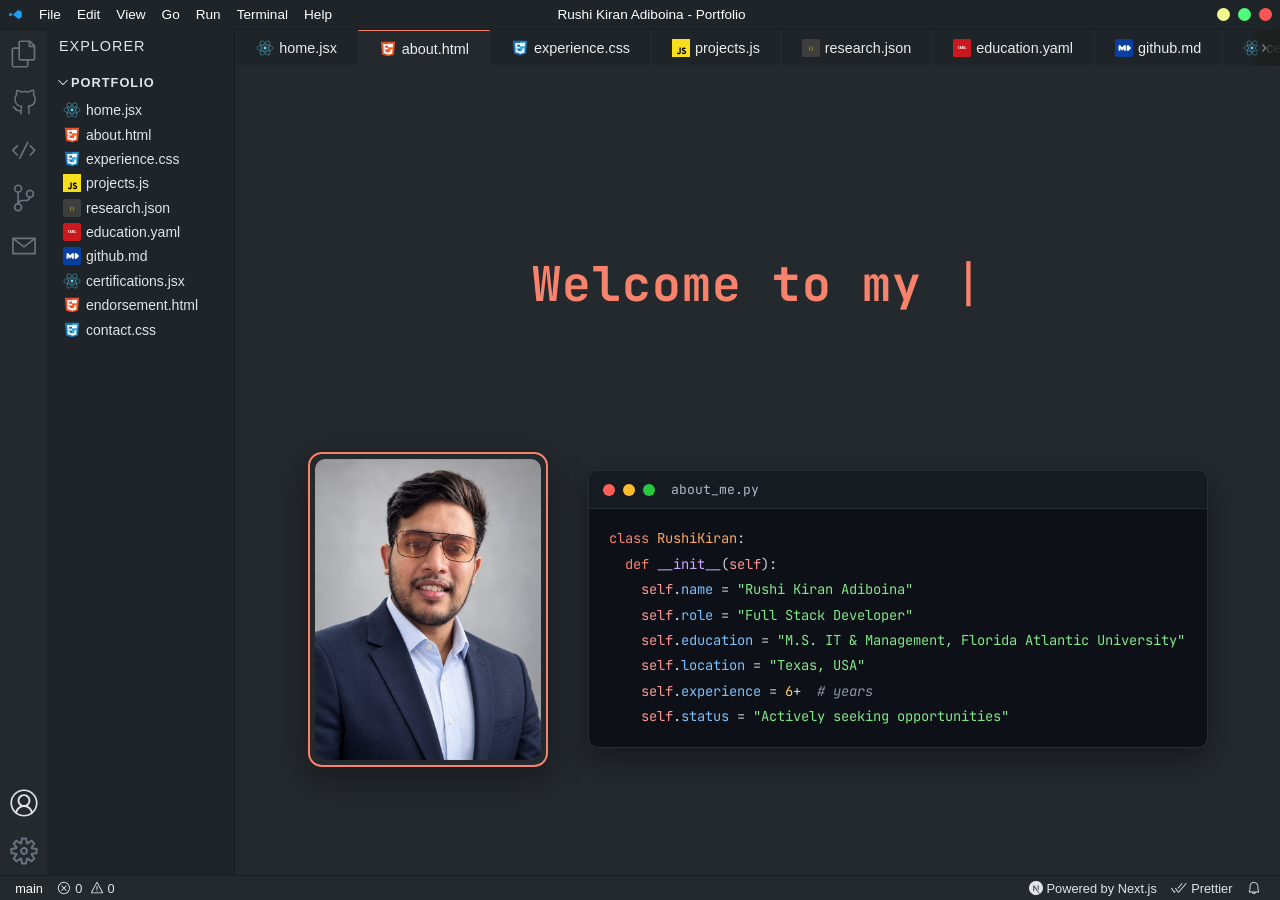
<file: about/index.html>
<!DOCTYPE html><html lang="en"><head><meta charSet="utf-8"/><meta name="viewport" content="width=device-width, initial-scale=1"/><title>Rushi Kiran Adiboina | About</title><meta name="description" content="Full Stack Developer with 6+ years building scalable enterprise applications across banking, retail, and SaaS using React.js, TypeScript, Java, Spring Boot, microservices, and cloud."/><meta name="keywords" content="full stack developer, rushi kiran adiboina, react, typescript, java, spring boot, node.js, microservices, graphql, kafka, aws, azure, kubernetes, docker, portfolio"/><meta name="robots" content="index, follow"/><link rel="canonical" href="https://rushiadiboina.com"/><meta property="og:type" content="website"/><meta property="og:title" content="Rushi Kiran Adiboina - Full Stack Developer Portfolio"/><meta property="og:description" content="Full Stack Developer with 6+ years building scalable enterprise applications across banking, retail, and SaaS using React.js, TypeScript, Java, Spring Boot, microservices, and cloud."/><meta property="og:image" content="/og-image.svg"/><meta property="og:url" content="https://rushiadiboina.com"/><meta name="twitter:card" content="summary_large_image"/><meta name="twitter:title" content="Rushi Kiran Adiboina - Full Stack Developer Portfolio"/><meta name="twitter:description" content="Full Stack Developer with 6+ years building scalable enterprise applications across banking, retail, and SaaS using React.js, TypeScript, Java, Spring Boot, microservices, and cloud."/><meta name="twitter:image" content="/og-image.svg"/><meta name="next-head-count" content="16"/><link rel="preload" href="/_next/static/css/f7c2f061188b410e.css" as="style"/><link rel="stylesheet" href="/_next/static/css/f7c2f061188b410e.css" data-n-g=""/><link rel="preload" href="/_next/static/css/fdf24aa0e05a7dec.css" as="style"/><link rel="stylesheet" href="/_next/static/css/fdf24aa0e05a7dec.css" data-n-p=""/><noscript data-n-css=""></noscript><script defer="" nomodule="" src="/_next/static/chunks/polyfills-c67a75d1b6f99dc8.js"></script><script src="/_next/static/chunks/webpack-5752944655d749a0.js" defer=""></script><script src="/_next/static/chunks/framework-5f4595e5518b5600.js" defer=""></script><script src="/_next/static/chunks/main-49b82626af984845.js" defer=""></script><script src="/_next/static/chunks/pages/_app-3ab475e18d34a8f5.js" defer=""></script><script src="/_next/static/chunks/pages/about-ff81bdbb750957d0.js" defer=""></script><script src="/_next/static/Ian4soWOJzePv1gdcrckV/_buildManifest.js" defer=""></script><script src="/_next/static/Ian4soWOJzePv1gdcrckV/_ssgManifest.js" defer=""></script></head><body><div id="__next" data-reactroot=""><section class="Titlebar_titlebar__qF029"><img src="/vscode_icon.svg" alt="VSCode Icon" height="15" width="15"/><div class="Titlebar_items__kiyGW"><p>File</p><p>Edit</p><p>View</p><p>Go</p><p>Run</p><p>Terminal</p><p>Help</p></div><p class="Titlebar_title__JRI8S">Rushi Kiran Adiboina<!-- --> - Portfolio</p><div class="Titlebar_windowButtons__fwpk_" aria-hidden="true"><span class="Titlebar_minimize__lFuJ1" aria-label="Minimize"></span><span class="Titlebar_maximize__hjViL" aria-label="Maximize"></span><span class="Titlebar_close__32yPf" aria-label="Close"></span></div></section><div class="Layout_main__c1pHS"><aside class="Sidebar_sidebar__gyKt1"><div><div class="Sidebar_iconContainer__r8abM false"><svg viewBox="0 0 24 24" xmlns="http://www.w3.org/2000/svg" fill="rgb(106, 115, 125)" class="Sidebar_icon__czDJe" aria-hidden="true"><path d="M17.5 0h-9L7 1.5V6H2.5L1 7.5v15.07L2.5 24h12.07L16 22.57V18h4.7l1.3-1.43V4.5L17.5 0zm0 2.12l2.38 2.38H17.5V2.12zm-3 20.38h-12v-15H7v9.07L8.5 18h6v4.5zm6-6h-12v-15H16V6h4.5v10.5z"></path></svg></div><div class="Sidebar_iconContainer__r8abM false"><svg viewBox="0 0 24 24" xmlns="http://www.w3.org/2000/svg" fill="rgb(106, 115, 125)" class="Sidebar_icon__czDJe" aria-hidden="true"><path d="M21.035 5.257c.91 1.092 1.364 2.366 1.364 3.822 0 5.277-3.002 6.824-5.823 7.279.364.637.455 1.365.455 2.093v3.73c0 .455-.273.728-.637.728a.718.718 0 01-.728-.728v-3.73a2.497 2.497 0 00-.728-2.093l.455-1.183c2.821-.364 5.733-1.274 5.733-6.187 0-1.183-.455-2.275-1.274-3.185l-.182-.727a4.04 4.04 0 00.09-2.73c-.454.09-1.364.273-2.91 1.365l-.547.09a13.307 13.307 0 00-6.55 0l-.547-.09C7.57 2.71 6.66 2.437 6.204 2.437c-.273.91-.273 1.91.09 2.73l-.181.727c-.91.91-1.365 2.093-1.365 3.185 0 4.822 2.73 5.823 5.732 6.187l.364 1.183c-.546.546-.819 1.274-.728 2.002v3.821a.718.718 0 01-.728.728.718.718 0 01-.728-.728V20.18c-3.002.637-4.185-.91-5.095-2.092-.455-.546-.819-1.001-1.274-1.092-.09-.091-.364-.455-.273-.819.091-.364.455-.637.82-.455.91.182 1.455.91 2 1.547.82 1.092 1.639 2.092 4.095 1.547v-.364c-.09-.728.091-1.456.455-2.093-2.73-.546-5.914-2.093-5.914-7.279 0-1.456.455-2.73 1.365-3.822-.273-1.273-.182-2.638.273-3.73l.455-.364C5.749 1.073 7.023.8 9.66 2.437a13.673 13.673 0 016.642 0C18.851.708 20.216.98 20.398 1.072l.455.364c.455 1.274.546 2.548.182 3.821z"></path></svg></div><div class="Sidebar_iconContainer__r8abM false"><svg viewBox="0 0 16 16" xmlns="http://www.w3.org/2000/svg" fill="rgb(106, 115, 125)" class="Sidebar_icon__czDJe" aria-hidden="true"><path d="M4.708 5.578L2.061 8.224l2.647 2.646-.708.708-3-3V7.87l3-3 .708.708zm7-.708L11 5.578l2.647 2.646L11 10.87l.708.708 3-3V7.87l-3-3zM4.908 13l.894.448 5-10L9.908 3l-5 10z"></path></svg></div><div class="Sidebar_iconContainer__r8abM false"><svg viewBox="0 0 24 24" xmlns="http://www.w3.org/2000/svg" fill="rgb(106, 115, 125)" class="Sidebar_icon__czDJe" aria-hidden="true"><path d="M21.007 8.222A3.738 3.738 0 0 0 15.045 5.2a3.737 3.737 0 0 0 1.156 6.583 2.988 2.988 0 0 1-2.668 1.67h-2.99a4.456 4.456 0 0 0-2.989 1.165V7.4a3.737 3.737 0 1 0-1.494 0v9.117a3.776 3.776 0 1 0 1.816.099 2.99 2.99 0 0 1 2.668-1.667h2.99a4.484 4.484 0 0 0 4.223-3.039 3.736 3.736 0 0 0 3.25-3.687zM4.565 3.738a2.242 2.242 0 1 1 4.484 0 2.242 2.242 0 0 1-4.484 0zm4.484 16.441a2.242 2.242 0 1 1-4.484 0 2.242 2.242 0 0 1 4.484 0zm8.221-9.715a2.242 2.242 0 1 1 0-4.485 2.242 2.242 0 0 1 0 4.485z"></path></svg></div><div class="Sidebar_iconContainer__r8abM false"><svg viewBox="0 0 16 16" xmlns="http://www.w3.org/2000/svg" fill="rgb(106, 115, 125)" class="Sidebar_icon__czDJe" aria-hidden="true"><path fill-rule="evenodd" clip-rule="evenodd" d="M1 3.5l.5-.5h13l.5.5v9l-.5.5h-13l-.5-.5v-9zm1 1.035V12h12V4.536L8.31 8.9H7.7L2 4.535zM13.03 4H2.97L8 7.869 13.03 4z"></path></svg></div></div><div><div class="Sidebar_iconContainer__r8abM"><svg viewBox="0 0 16 16" xmlns="http://www.w3.org/2000/svg" fill="rgb(225, 228, 232)" class="Sidebar_icon__czDJe" aria-hidden="true"><path d="M16 7.992C16 3.58 12.416 0 8 0S0 3.58 0 7.992c0 2.43 1.104 4.62 2.832 6.09.016.016.032.016.032.032.144.112.288.224.448.336.08.048.144.111.224.175A7.98 7.98 0 008.016 16a7.98 7.98 0 004.48-1.375c.08-.048.144-.111.224-.16.144-.111.304-.223.448-.335.016-.016.032-.016.032-.032 1.696-1.487 2.8-3.676 2.8-6.106zm-8 7.001c-1.504 0-2.88-.48-4.016-1.279.016-.128.048-.255.08-.383a4.17 4.17 0 01.416-.991c.176-.304.384-.576.64-.816.24-.24.528-.463.816-.639.304-.176.624-.304.976-.4A4.15 4.15 0 018 10.342a4.185 4.185 0 012.928 1.166c.368.368.656.8.864 1.295.112.288.192.592.24.911A7.03 7.03 0 018 14.993zm-2.448-7.4a2.49 2.49 0 01-.208-1.024c0-.351.064-.703.208-1.023.144-.32.336-.607.576-.847.24-.24.528-.431.848-.575.32-.144.672-.208 1.024-.208.368 0 .704.064 1.024.208.32.144.608.336.848.575.24.24.432.528.576.847.144.32.208.672.208 1.023 0 .368-.064.704-.208 1.023a2.84 2.84 0 01-.576.848 2.84 2.84 0 01-.848.575 2.715 2.715 0 01-2.064 0 2.84 2.84 0 01-.848-.575 2.526 2.526 0 01-.56-.848zm7.424 5.306c0-.032-.016-.048-.016-.08a5.22 5.22 0 00-.688-1.406 4.883 4.883 0 00-1.088-1.135 5.207 5.207 0 00-1.04-.608 2.82 2.82 0 00.464-.383 4.2 4.2 0 00.624-.784 3.624 3.624 0 00.528-1.934 3.71 3.71 0 00-.288-1.47 3.799 3.799 0 00-.816-1.199 3.845 3.845 0 00-1.2-.8 3.72 3.72 0 00-1.472-.287 3.72 3.72 0 00-1.472.288 3.631 3.631 0 00-1.2.815 3.84 3.84 0 00-.8 1.199 3.71 3.71 0 00-.288 1.47c0 .352.048.688.144 1.007.096.336.224.64.4.927.16.288.384.544.624.784.144.144.304.271.48.383a5.12 5.12 0 00-1.04.624c-.416.32-.784.703-1.088 1.119a4.999 4.999 0 00-.688 1.406c-.016.032-.016.064-.016.08C1.776 11.636.992 9.91.992 7.992.992 4.14 4.144.991 8 .991s7.008 3.149 7.008 7.001a6.96 6.96 0 01-2.032 4.907z"></path></svg></div><div class="Sidebar_iconContainer__r8abM"><svg viewBox="0 0 24 24" xmlns="http://www.w3.org/2000/svg" fill="rgb(106, 115, 125)" class="Sidebar_icon__czDJe" aria-hidden="true"><path fill-rule="evenodd" clip-rule="evenodd" d="M19.85 8.75l4.15.83v4.84l-4.15.83 2.35 3.52-3.43 3.43-3.52-2.35-.83 4.15H9.58l-.83-4.15-3.52 2.35-3.43-3.43 2.35-3.52L0 14.42V9.58l4.15-.83L1.8 5.23 5.23 1.8l3.52 2.35L9.58 0h4.84l.83 4.15 3.52-2.35 3.43 3.43-2.35 3.52zm-1.57 5.07l4-.81v-2l-4-.81-.54-1.3 2.29-3.43-1.43-1.43-3.43 2.29-1.3-.54-.81-4h-2l-.81 4-1.3.54-3.43-2.29-1.43 1.43L6.38 8.9l-.54 1.3-4 .81v2l4 .81.54 1.3-2.29 3.43 1.43 1.43 3.43-2.29 1.3.54.81 4h2l.81-4 1.3-.54 3.43 2.29 1.43-1.43-2.29-3.43.54-1.3zm-8.186-4.672A3.43 3.43 0 0112 8.57 3.44 3.44 0 0115.43 12a3.43 3.43 0 11-5.336-2.852zm.956 4.274c.281.188.612.288.95.288A1.7 1.7 0 0013.71 12a1.71 1.71 0 10-2.66 1.422z"></path></svg></div></div></aside><div class="Explorer_explorer__MYKPT"><p class="Explorer_title__SAx86">Explorer</p><div><input type="checkbox" class="Explorer_checkbox__K21K5" id="portfolio-checkbox" checked=""/><label for="portfolio-checkbox" class="Explorer_heading__YLwUA"><svg width="16" height="16" viewBox="0 0 16 16" xmlns="http://www.w3.org/2000/svg" fill="currentColor" class="Explorer_chevron__PFE0_" style="transform:rotate(90deg)"><path fill-rule="evenodd" clip-rule="evenodd" d="M10.072 8.024L5.715 3.667l.618-.62L11 7.716v.618L6.333 13l-.618-.619 4.357-4.357z"></path></svg>Portfolio</label><div class="Explorer_files__1BcBi" style="display:block"><div class="Explorer_file__Strqx"><img src="/react_icon.svg" alt="home.jsx" height="18" width="18"/> <p>home.jsx</p></div><div class="Explorer_file__Strqx"><img src="/html_icon.svg" alt="about.html" height="18" width="18"/> <p>about.html</p></div><div class="Explorer_file__Strqx"><img src="/css_icon.svg" alt="experience.css" height="18" width="18"/> <p>experience.css</p></div><div class="Explorer_file__Strqx"><img src="/js_icon.svg" alt="projects.js" height="18" width="18"/> <p>projects.js</p></div><div class="Explorer_file__Strqx"><img src="/json_icon.svg" alt="research.json" height="18" width="18"/> <p>research.json</p></div><div class="Explorer_file__Strqx"><img src="/yaml_icon.svg" alt="education.yaml" height="18" width="18"/> <p>education.yaml</p></div><div class="Explorer_file__Strqx"><img src="/markdown_icon.svg" alt="github.md" height="18" width="18"/> <p>github.md</p></div><div class="Explorer_file__Strqx"><img src="/react_icon.svg" alt="certifications.jsx" height="18" width="18"/> <p>certifications.jsx</p></div><div class="Explorer_file__Strqx"><img src="/html_icon.svg" alt="endorsement.html" height="18" width="18"/> <p>endorsement.html</p></div><div class="Explorer_file__Strqx"><img src="/css_icon.svg" alt="contact.css" height="18" width="18"/> <p>contact.css</p></div></div></div></div><div style="width:100%;overflow:hidden;position:relative"><div class="Tabsbar_tabsContainer__SaD97"><div class="Tabsbar_tabs__A5mro"><div class="Tab_tab__oZcQ_ false"><img src="/react_icon.svg" alt="home.jsx file icon" height="18" width="18"/><p>home.jsx</p></div><div class="Tab_tab__oZcQ_ Tab_active__n8qKl"><img src="/html_icon.svg" alt="about.html file icon" height="18" width="18"/><p>about.html</p></div><div class="Tab_tab__oZcQ_ false"><img src="/css_icon.svg" alt="experience.css file icon" height="18" width="18"/><p>experience.css</p></div><div class="Tab_tab__oZcQ_ false"><img src="/js_icon.svg" alt="projects.js file icon" height="18" width="18"/><p>projects.js</p></div><div class="Tab_tab__oZcQ_ false"><img src="/json_icon.svg" alt="research.json file icon" height="18" width="18"/><p>research.json</p></div><div class="Tab_tab__oZcQ_ false"><img src="/yaml_icon.svg" alt="education.yaml file icon" height="18" width="18"/><p>education.yaml</p></div><div class="Tab_tab__oZcQ_ false"><img src="/markdown_icon.svg" alt="github.md file icon" height="18" width="18"/><p>github.md</p></div><div class="Tab_tab__oZcQ_ false"><img src="/react_icon.svg" alt="certifications.jsx file icon" height="18" width="18"/><p>certifications.jsx</p></div><div class="Tab_tab__oZcQ_ false"><img src="/html_icon.svg" alt="endorsement.html file icon" height="18" width="18"/><p>endorsement.html</p></div><div class="Tab_tab__oZcQ_ false"><img src="/css_icon.svg" alt="contact.css file icon" height="18" width="18"/><p>contact.css</p></div></div></div><main id="main-editor" class="Layout_content__RNbd0"><div class="About_page__QYO6g"><div class="About_typedWrap__dBHVr"><h1 class="About_typedHeading__tXFJB"><span class="About_cursor__Vmw_m">|</span></h1></div><div class="About_hero__izP9A"><div class="About_portraitFrame__Nx_tv"><img src="/avatar.jpg" alt="Rushi Kiran Adiboina" class="About_portrait__auml6"/></div><div class="About_codePanel__FcGMI"><div class="About_panelBar__kaetX"><span class="About_dot__oKSGa About_dotRed__NAK7C"></span><span class="About_dot__oKSGa About_dotYellow__6Js2f"></span><span class="About_dot__oKSGa About_dotGreen__bYQMt"></span><span class="About_fileChip__WOPfx">about_me.py</span></div><pre class="About_code__0eEzE"><span class="About_kw__agtxJ">class</span> <span class="About_cls__Vve65">RushiKiran</span><span class="About_op__0IvQn">:</span>
<!-- -->  <span class="About_kw__agtxJ">def</span> <span class="About_fn__e7TZl">__init__</span><span class="About_op__0IvQn">(</span><span class="About_self___Upxh">self</span><span class="About_op__0IvQn">):</span>
<!-- -->    <span class="About_self___Upxh">self</span><span class="About_op__0IvQn">.</span><span class="About_prop__TiSe5">name</span> <span class="About_op__0IvQn">=</span> <span class="About_str__aXn4J">&quot;Rushi Kiran Adiboina&quot;</span>
<!-- -->    <span class="About_self___Upxh">self</span><span class="About_op__0IvQn">.</span><span class="About_prop__TiSe5">role</span> <span class="About_op__0IvQn">=</span> <span class="About_str__aXn4J">&quot;Full Stack Developer&quot;</span>
<!-- -->    <span class="About_self___Upxh">self</span><span class="About_op__0IvQn">.</span><span class="About_prop__TiSe5">education</span> <span class="About_op__0IvQn">=</span> <span class="About_str__aXn4J">&quot;M.S. IT &amp; Management, Florida Atlantic University&quot;</span>
<!-- -->    <span class="About_self___Upxh">self</span><span class="About_op__0IvQn">.</span><span class="About_prop__TiSe5">location</span> <span class="About_op__0IvQn">=</span> <span class="About_str__aXn4J">&quot;Texas, USA&quot;</span>
<!-- -->    <span class="About_self___Upxh">self</span><span class="About_op__0IvQn">.</span><span class="About_prop__TiSe5">experience</span> <span class="About_op__0IvQn">=</span> <span class="About_num__yPq18">6</span><span class="About_op__0IvQn">+</span>  <span class="About_com__T4ioq"># years</span>
<!-- -->    <span class="About_self___Upxh">self</span><span class="About_op__0IvQn">.</span><span class="About_prop__TiSe5">status</span> <span class="About_op__0IvQn">=</span> <span class="About_str__aXn4J">&quot;Actively seeking opportunities&quot;</span></pre></div></div><section class="About_section__vhfgb"><h2 class="About_sectionTag__2WfUG"><span><span class="About_bracket__hzot4">&lt;</span> <!-- -->my-story<!-- --> <span class="About_bracket__hzot4">&gt;</span></span></h2><div class="About_cards__9Q9Ck"><article class="About_card__OxlA1"><div class="About_cardIcon__vHh1v"><svg viewBox="0 0 24 24" width="30" height="30" fill="none" stroke="currentColor" stroke-width="1.8" stroke-linecap="round" stroke-linejoin="round"><polyline points="3 17 9 11 13 15 21 7"></polyline><polyline points="15 7 21 7 21 13"></polyline></svg></div><h3 class="About_cardTitle__qIF2X">The Journey</h3><p class="About_cardText__TDZ1V">Hi there! I&#x27;m <span class="About_hl__iekKL">Rushi Kiran Adiboina</span>, a Full Stack Developer with a passion for building reliable, scalable enterprise applications. Over <span class="About_hl__iekKL">6+ years across banking, retail, and SaaS</span>, I&#x27;ve shipped platforms for United Bank, Sam&#x27;s Club, Bank of America, and TCS, and hold an M.S. in IT &amp; Management from Florida Atlantic University.</p></article><article class="About_card__OxlA1"><div class="About_cardIcon__vHh1v"><svg viewBox="0 0 24 24" width="30" height="30" fill="none" stroke="currentColor" stroke-width="1.8" stroke-linecap="round" stroke-linejoin="round"><polygon points="13 2 3 14 12 14 11 22 21 10 12 10 13 2"></polygon></svg></div><h3 class="About_cardTitle__qIF2X">The Expertise</h3><p class="About_cardText__TDZ1V">I work end to end — reusable React.js and TypeScript front ends and distributed Java/Spring Boot and Node.js back ends with REST, GraphQL, microservices, and Kafka. I deploy on AWS and Azure with Docker, Kubernetes, and CI/CD, and recently built RAG and LLM-enabled features with Azure OpenAI.</p></article><article class="About_card__OxlA1"><div class="About_cardIcon__vHh1v"><svg viewBox="0 0 24 24" width="30" height="30" fill="none" stroke="currentColor" stroke-width="1.8" stroke-linecap="round" stroke-linejoin="round"><circle cx="12" cy="12" r="9"></circle><circle cx="12" cy="12" r="5"></circle><circle cx="12" cy="12" r="1.6" fill="currentColor" stroke="none"></circle></svg></div><h3 class="About_cardTitle__qIF2X">The Mission</h3><p class="About_cardText__TDZ1V">I&#x27;m actively seeking full-time Full Stack Developer roles where I can build high-quality, maintainable products end to end — and help teams ship reliable software that users love. Let&#x27;s build something great!</p></article></div><div class="About_closeTag__9zkyW"><span><span class="About_bracket__hzot4">&lt;/</span> <!-- -->my-story<!-- --> <span class="About_bracket__hzot4">&gt;</span></span></div></section><section class="About_section__vhfgb"><h2 class="About_sectionTag__2WfUG"><span><span class="About_bracket__hzot4">&lt;</span> <!-- -->beyond-code<!-- --> <span class="About_bracket__hzot4">&gt;</span></span></h2><div class="About_cards__9Q9Ck"><article class="About_card__OxlA1 About_cardCenter__2BEAW"><div class="About_cardIcon__vHh1v"><svg viewBox="0 0 24 24" width="30" height="30" fill="none" stroke="currentColor" stroke-width="1.7" stroke-linecap="round" stroke-linejoin="round"><path d="M3 21h18"></path><path d="M4 10h16"></path><path d="M12 3 21 8H3z"></path><path d="M6 10v8M10 10v8M14 10v8M18 10v8"></path></svg></div><h3 class="About_cardTitle__qIF2X">Enterprise Builder</h3><p class="About_cardText__TDZ1V">Delivered platforms for United Bank, Sam&#x27;s Club, Bank of America, and TCS.</p></article><article class="About_card__OxlA1 About_cardCenter__2BEAW"><div class="About_cardIcon__vHh1v"><svg viewBox="0 0 24 24" width="30" height="30" fill="none" stroke="currentColor" stroke-width="1.7" stroke-linecap="round" stroke-linejoin="round"><rect x="3" y="3" width="7" height="7" rx="1"></rect><rect x="14" y="3" width="7" height="7" rx="1"></rect><rect x="3" y="14" width="7" height="7" rx="1"></rect><rect x="14" y="14" width="7" height="7" rx="1"></rect></svg></div><h3 class="About_cardTitle__qIF2X">Micro-Frontend Advocate</h3><p class="About_cardText__TDZ1V">Drove Module Federation micro-frontends and reusable component libraries.</p></article><article class="About_card__OxlA1 About_cardCenter__2BEAW"><div class="About_cardIcon__vHh1v"><svg viewBox="0 0 24 24" width="30" height="30" fill="none" stroke="currentColor" stroke-width="1.7" stroke-linecap="round" stroke-linejoin="round"><rect x="7" y="7" width="10" height="10" rx="2"></rect><rect x="10" y="10" width="4" height="4" rx="1"></rect><path d="M9 3v2M12 3v2M15 3v2M9 19v2M12 19v2M15 19v2M3 9h2M3 12h2M3 15h2M19 9h2M19 12h2M19 15h2"></path></svg></div><h3 class="About_cardTitle__qIF2X">AI Tinkerer</h3><p class="About_cardText__TDZ1V">Builds RAG and LLM-enabled features with Azure OpenAI and Azure AI Search.</p></article></div><div class="About_closeTag__9zkyW"><span><span class="About_bracket__hzot4">&lt;/</span> <!-- -->beyond-code<!-- --> <span class="About_bracket__hzot4">&gt;</span></span></div></section><div class="About_footer__btgvG"><a class="About_githubLink__iB_Z8" href="https://github.com/Rushikiran123" target="_blank" rel="noopener noreferrer">View my work on GitHub →</a></div></div></main></div></div><footer class="Bottombar_bottomBar__QVIne"><div class="Bottombar_container__v_l0M"><a href="https://github.com/Rushikiran123" target="_blank" rel="noreferrer noopener" class="Bottombar_section___NTJA"><svg viewBox="0 0 24 24" xmlns="http://www.w3.org/2000/svg" fill="currentColor" class="Bottombar_icon__zdqmH"><path d="M21.007 8.222A3.738 3.738 0 0 0 15.045 5.2a3.737 3.737 0 0 0 1.156 6.583 2.988 2.988 0 0 1-2.668 1.67h-2.99a4.456 4.456 0 0 0-2.989 1.165V7.4a3.737 3.737 0 1 0-1.494 0v9.117a3.776 3.776 0 1 0 1.816.099 2.99 2.99 0 0 1 2.668-1.667h2.99a4.484 4.484 0 0 0 4.223-3.039 3.736 3.736 0 0 0 3.25-3.687zM4.565 3.738a2.242 2.242 0 1 1 4.484 0 2.242 2.242 0 0 1-4.484 0zm4.484 16.441a2.242 2.242 0 1 1-4.484 0 2.242 2.242 0 0 1 4.484 0zm8.221-9.715a2.242 2.242 0 1 1 0-4.485 2.242 2.242 0 0 1 0 4.485z"></path></svg><p>main</p></a><div class="Bottombar_section___NTJA"><svg width="14" height="14" viewBox="0 0 16 16" xmlns="http://www.w3.org/2000/svg" fill="currentColor" class="Bottombar_icon__zdqmH"><path fill-rule="evenodd" clip-rule="evenodd" d="M8.6 1c1.6.1 3.1.9 4.2 2 1.3 1.4 2 3.1 2 5.1 0 1.6-.6 3.1-1.6 4.4-1 1.2-2.4 2.1-4 2.4-1.6.3-3.2.1-4.6-.7-1.4-.8-2.5-2-3.1-3.5C.9 9.2.8 7.5 1.3 6c.5-1.6 1.4-2.9 2.8-3.8C5.4 1.3 7 .9 8.6 1zm.5 12.9c1.3-.3 2.5-1 3.4-2.1.8-1.1 1.3-2.4 1.2-3.8 0-1.6-.6-3.2-1.7-4.3-1-1-2.2-1.6-3.6-1.7-1.3-.1-2.7.2-3.8 1-1.1.8-1.9 1.9-2.3 3.3-.4 1.3-.4 2.7.2 4 .6 1.3 1.5 2.3 2.7 3 1.2.7 2.6.9 3.9.6zM7.9 7.5L10.3 5l.7.7-2.4 2.5 2.4 2.5-.7.7-2.4-2.5-2.4 2.5-.7-.7 2.4-2.5-2.4-2.5.7-.7 2.4 2.5z"></path></svg><p>0</p>  <svg width="14" height="14" viewBox="0 0 16 16" xmlns="http://www.w3.org/2000/svg" fill="currentColor" class="Bottombar_icon__zdqmH"><path fill-rule="evenodd" clip-rule="evenodd" d="M7.56 1h.88l6.54 12.26-.44.74H1.44L1 13.26 7.56 1zM8 2.28L2.28 13H13.7L8 2.28zM8.625 12v-1h-1.25v1h1.25zm-1.25-2V6h1.25v4h-1.25z"></path></svg><p>0</p></div></div><div class="Bottombar_container__v_l0M"><div class="Bottombar_section___NTJA"><svg width="14" fill="currentColor" viewBox="0 0 24 24" xmlns="http://www.w3.org/2000/svg" class="Bottombar_icon__zdqmH"><path d="M11.572 0c-.176 0-.31.001-.358.007a19.76 19.76 0 0 1-.364.033C7.443.346 4.25 2.185 2.228 5.012a11.875 11.875 0 0 0-2.119 5.243c-.096.659-.108.854-.108 1.747s.012 1.089.108 1.748c.652 4.506 3.86 8.292 8.209 9.695.779.25 1.6.422 2.534.525.363.04 1.935.04 2.299 0 1.611-.178 2.977-.577 4.323-1.264.207-.106.247-.134.219-.158-.02-.013-.9-1.193-1.955-2.62l-1.919-2.592-2.404-3.558a338.739 338.739 0 0 0-2.422-3.556c-.009-.002-.018 1.579-.023 3.51-.007 3.38-.01 3.515-.052 3.595a.426.426 0 0 1-.206.214c-.075.037-.14.044-.495.044H7.81l-.108-.068a.438.438 0 0 1-.157-.171l-.05-.106.006-4.703.007-4.705.072-.092a.645.645 0 0 1 .174-.143c.096-.047.134-.051.54-.051.478 0 .558.018.682.154.035.038 1.337 1.999 2.895 4.361a10760.433 10760.433 0 0 0 4.735 7.17l1.9 2.879.096-.063a12.317 12.317 0 0 0 2.466-2.163 11.944 11.944 0 0 0 2.824-6.134c.096-.66.108-.854.108-1.748 0-.893-.012-1.088-.108-1.747-.652-4.506-3.859-8.292-8.208-9.695a12.597 12.597 0 0 0-2.499-.523A33.119 33.119 0 0 0 11.573 0zm4.069 7.217c.347 0 .408.005.486.047a.473.473 0 0 1 .237.277c.018.06.023 1.365.018 4.304l-.006 4.218-.744-1.14-.746-1.14v-3.066c0-1.982.01-3.097.023-3.15a.478.478 0 0 1 .233-.296c.096-.05.13-.054.5-.054z"></path></svg><p>Powered by Next.js</p></div><div class="Bottombar_section___NTJA"><svg width="16" height="16" xmlns="http://www.w3.org/2000/svg" fill="currentColor" class="Bottombar_icon__zdqmH"><path fill-rule="evenodd" clip-rule="evenodd" d="M15.62 3.596 7.815 12.81l-.728-.033L4 8.382l.754-.53 2.744 3.907L14.917 3l.703.596z"></path><path fill-rule="evenodd" clip-rule="evenodd" d="m7.234 8.774 4.386-5.178L10.917 3l-4.23 4.994.547.78zm-1.55.403.548.78-.547-.78zm-1.617 1.91.547.78-.799.943-.728-.033L0 8.382l.754-.53 2.744 3.907.57-.672z"></path></svg><p>Prettier</p></div><div class="Bottombar_section___NTJA"><svg width="14" height="14" viewBox="0 0 16 16" xmlns="http://www.w3.org/2000/svg" fill="currentColor" aria-label="Notifications"><path d="M13.377 10.573a7.63 7.63 0 01-.383-2.38V6.195a5.115 5.115 0 00-1.268-3.446 5.138 5.138 0 00-3.242-1.722c-.694-.072-1.4 0-2.07.227-.67.215-1.28.574-1.794 1.053a4.923 4.923 0 00-1.208 1.675 5.067 5.067 0 00-.431 2.022v2.2a7.61 7.61 0 01-.383 2.37L2 12.343l.479.658h3.505c0 .526.215 1.04.586 1.412.37.37.885.586 1.412.586.526 0 1.04-.215 1.411-.586s.587-.886.587-1.412h3.505l.478-.658-.586-1.77zm-4.69 3.147a.997.997 0 01-.705.299.997.997 0 01-.706-.3.997.997 0 01-.3-.705h1.999a.939.939 0 01-.287.706zm-5.515-1.71l.371-1.114a8.633 8.633 0 00.443-2.691V6.004c0-.563.12-1.113.347-1.616.227-.514.55-.969.969-1.34.419-.382.91-.67 1.436-.837.538-.18 1.1-.24 1.65-.18a4.147 4.147 0 012.597 1.4 4.133 4.133 0 011.004 2.776v2.01c0 .909.144 1.818.443 2.691l.371 1.113h-9.63v-.012z"></path></svg></div></div></footer></div><script id="__NEXT_DATA__" type="application/json">{"props":{"pageProps":{"title":"About"},"__N_SSG":true},"page":"/about","query":{},"buildId":"Ian4soWOJzePv1gdcrckV","isFallback":false,"gsp":true,"scriptLoader":[]}</script></body></html>
</file>
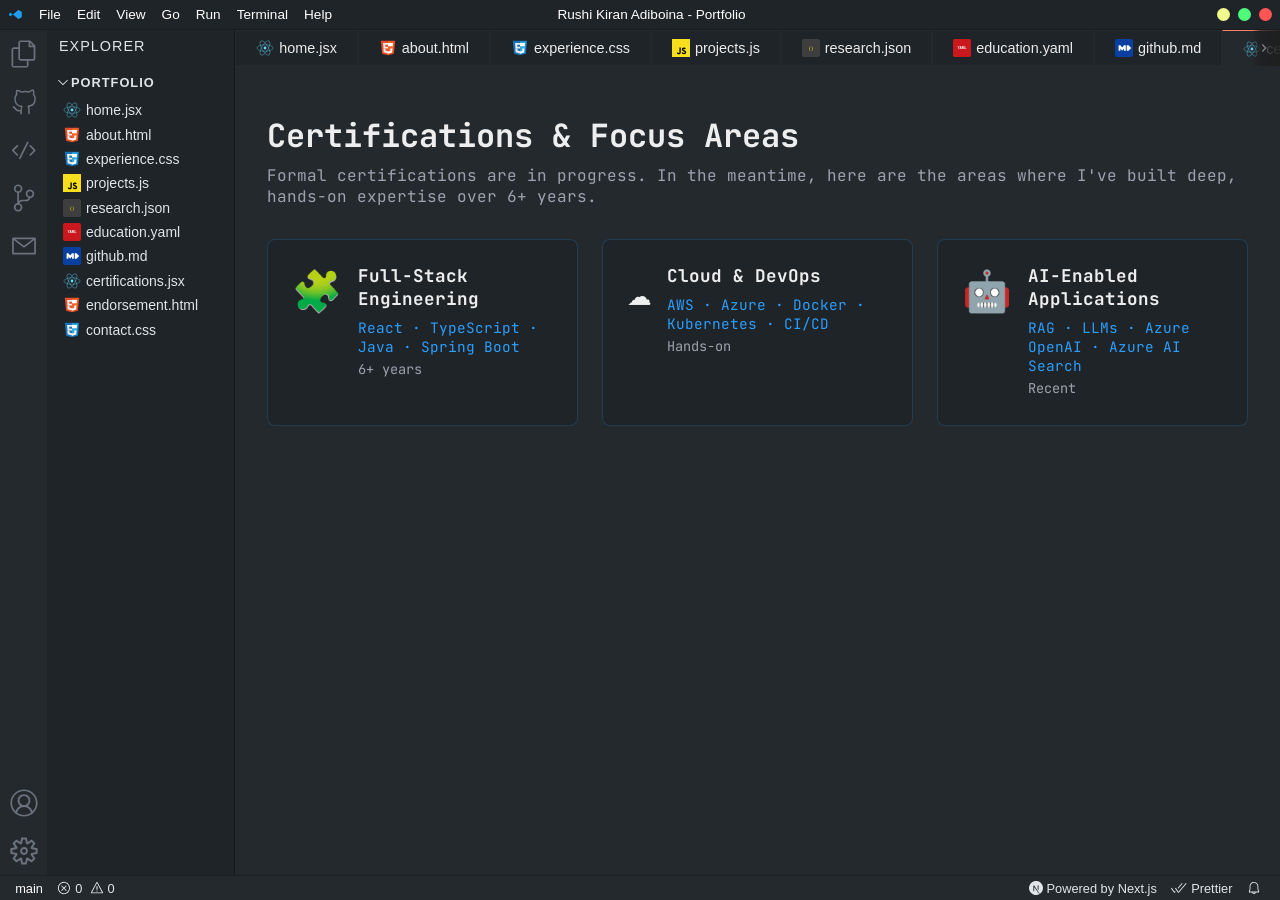
<file: certifications/index.html>
<!DOCTYPE html><html lang="en"><head><meta charSet="utf-8"/><meta name="viewport" content="width=device-width, initial-scale=1"/><title>Rushi Kiran Adiboina | Certifications</title><meta name="description" content="Full Stack Developer with 6+ years building scalable enterprise applications across banking, retail, and SaaS using React.js, TypeScript, Java, Spring Boot, microservices, and cloud."/><meta name="keywords" content="full stack developer, rushi kiran adiboina, react, typescript, java, spring boot, node.js, microservices, graphql, kafka, aws, azure, kubernetes, docker, portfolio"/><meta name="robots" content="index, follow"/><link rel="canonical" href="https://rushiadiboina.com"/><meta property="og:type" content="website"/><meta property="og:title" content="Rushi Kiran Adiboina - Full Stack Developer Portfolio"/><meta property="og:description" content="Full Stack Developer with 6+ years building scalable enterprise applications across banking, retail, and SaaS using React.js, TypeScript, Java, Spring Boot, microservices, and cloud."/><meta property="og:image" content="/og-image.svg"/><meta property="og:url" content="https://rushiadiboina.com"/><meta name="twitter:card" content="summary_large_image"/><meta name="twitter:title" content="Rushi Kiran Adiboina - Full Stack Developer Portfolio"/><meta name="twitter:description" content="Full Stack Developer with 6+ years building scalable enterprise applications across banking, retail, and SaaS using React.js, TypeScript, Java, Spring Boot, microservices, and cloud."/><meta name="twitter:image" content="/og-image.svg"/><meta name="next-head-count" content="16"/><link rel="preload" href="/_next/static/css/f7c2f061188b410e.css" as="style"/><link rel="stylesheet" href="/_next/static/css/f7c2f061188b410e.css" data-n-g=""/><link rel="preload" href="/_next/static/css/ec5568bde7534b97.css" as="style"/><link rel="stylesheet" href="/_next/static/css/ec5568bde7534b97.css" data-n-p=""/><noscript data-n-css=""></noscript><script defer="" nomodule="" src="/_next/static/chunks/polyfills-c67a75d1b6f99dc8.js"></script><script src="/_next/static/chunks/webpack-5752944655d749a0.js" defer=""></script><script src="/_next/static/chunks/framework-5f4595e5518b5600.js" defer=""></script><script src="/_next/static/chunks/main-49b82626af984845.js" defer=""></script><script src="/_next/static/chunks/pages/_app-3ab475e18d34a8f5.js" defer=""></script><script src="/_next/static/chunks/pages/certifications-b4c48115a05e9fb0.js" defer=""></script><script src="/_next/static/Ian4soWOJzePv1gdcrckV/_buildManifest.js" defer=""></script><script src="/_next/static/Ian4soWOJzePv1gdcrckV/_ssgManifest.js" defer=""></script></head><body><div id="__next" data-reactroot=""><section class="Titlebar_titlebar__qF029"><img src="/vscode_icon.svg" alt="VSCode Icon" height="15" width="15"/><div class="Titlebar_items__kiyGW"><p>File</p><p>Edit</p><p>View</p><p>Go</p><p>Run</p><p>Terminal</p><p>Help</p></div><p class="Titlebar_title__JRI8S">Rushi Kiran Adiboina<!-- --> - Portfolio</p><div class="Titlebar_windowButtons__fwpk_" aria-hidden="true"><span class="Titlebar_minimize__lFuJ1" aria-label="Minimize"></span><span class="Titlebar_maximize__hjViL" aria-label="Maximize"></span><span class="Titlebar_close__32yPf" aria-label="Close"></span></div></section><div class="Layout_main__c1pHS"><aside class="Sidebar_sidebar__gyKt1"><div><div class="Sidebar_iconContainer__r8abM false"><svg viewBox="0 0 24 24" xmlns="http://www.w3.org/2000/svg" fill="rgb(106, 115, 125)" class="Sidebar_icon__czDJe" aria-hidden="true"><path d="M17.5 0h-9L7 1.5V6H2.5L1 7.5v15.07L2.5 24h12.07L16 22.57V18h4.7l1.3-1.43V4.5L17.5 0zm0 2.12l2.38 2.38H17.5V2.12zm-3 20.38h-12v-15H7v9.07L8.5 18h6v4.5zm6-6h-12v-15H16V6h4.5v10.5z"></path></svg></div><div class="Sidebar_iconContainer__r8abM false"><svg viewBox="0 0 24 24" xmlns="http://www.w3.org/2000/svg" fill="rgb(106, 115, 125)" class="Sidebar_icon__czDJe" aria-hidden="true"><path d="M21.035 5.257c.91 1.092 1.364 2.366 1.364 3.822 0 5.277-3.002 6.824-5.823 7.279.364.637.455 1.365.455 2.093v3.73c0 .455-.273.728-.637.728a.718.718 0 01-.728-.728v-3.73a2.497 2.497 0 00-.728-2.093l.455-1.183c2.821-.364 5.733-1.274 5.733-6.187 0-1.183-.455-2.275-1.274-3.185l-.182-.727a4.04 4.04 0 00.09-2.73c-.454.09-1.364.273-2.91 1.365l-.547.09a13.307 13.307 0 00-6.55 0l-.547-.09C7.57 2.71 6.66 2.437 6.204 2.437c-.273.91-.273 1.91.09 2.73l-.181.727c-.91.91-1.365 2.093-1.365 3.185 0 4.822 2.73 5.823 5.732 6.187l.364 1.183c-.546.546-.819 1.274-.728 2.002v3.821a.718.718 0 01-.728.728.718.718 0 01-.728-.728V20.18c-3.002.637-4.185-.91-5.095-2.092-.455-.546-.819-1.001-1.274-1.092-.09-.091-.364-.455-.273-.819.091-.364.455-.637.82-.455.91.182 1.455.91 2 1.547.82 1.092 1.639 2.092 4.095 1.547v-.364c-.09-.728.091-1.456.455-2.093-2.73-.546-5.914-2.093-5.914-7.279 0-1.456.455-2.73 1.365-3.822-.273-1.273-.182-2.638.273-3.73l.455-.364C5.749 1.073 7.023.8 9.66 2.437a13.673 13.673 0 016.642 0C18.851.708 20.216.98 20.398 1.072l.455.364c.455 1.274.546 2.548.182 3.821z"></path></svg></div><div class="Sidebar_iconContainer__r8abM false"><svg viewBox="0 0 16 16" xmlns="http://www.w3.org/2000/svg" fill="rgb(106, 115, 125)" class="Sidebar_icon__czDJe" aria-hidden="true"><path d="M4.708 5.578L2.061 8.224l2.647 2.646-.708.708-3-3V7.87l3-3 .708.708zm7-.708L11 5.578l2.647 2.646L11 10.87l.708.708 3-3V7.87l-3-3zM4.908 13l.894.448 5-10L9.908 3l-5 10z"></path></svg></div><div class="Sidebar_iconContainer__r8abM false"><svg viewBox="0 0 24 24" xmlns="http://www.w3.org/2000/svg" fill="rgb(106, 115, 125)" class="Sidebar_icon__czDJe" aria-hidden="true"><path d="M21.007 8.222A3.738 3.738 0 0 0 15.045 5.2a3.737 3.737 0 0 0 1.156 6.583 2.988 2.988 0 0 1-2.668 1.67h-2.99a4.456 4.456 0 0 0-2.989 1.165V7.4a3.737 3.737 0 1 0-1.494 0v9.117a3.776 3.776 0 1 0 1.816.099 2.99 2.99 0 0 1 2.668-1.667h2.99a4.484 4.484 0 0 0 4.223-3.039 3.736 3.736 0 0 0 3.25-3.687zM4.565 3.738a2.242 2.242 0 1 1 4.484 0 2.242 2.242 0 0 1-4.484 0zm4.484 16.441a2.242 2.242 0 1 1-4.484 0 2.242 2.242 0 0 1 4.484 0zm8.221-9.715a2.242 2.242 0 1 1 0-4.485 2.242 2.242 0 0 1 0 4.485z"></path></svg></div><div class="Sidebar_iconContainer__r8abM false"><svg viewBox="0 0 16 16" xmlns="http://www.w3.org/2000/svg" fill="rgb(106, 115, 125)" class="Sidebar_icon__czDJe" aria-hidden="true"><path fill-rule="evenodd" clip-rule="evenodd" d="M1 3.5l.5-.5h13l.5.5v9l-.5.5h-13l-.5-.5v-9zm1 1.035V12h12V4.536L8.31 8.9H7.7L2 4.535zM13.03 4H2.97L8 7.869 13.03 4z"></path></svg></div></div><div><div class="Sidebar_iconContainer__r8abM"><svg viewBox="0 0 16 16" xmlns="http://www.w3.org/2000/svg" fill="rgb(106, 115, 125)" class="Sidebar_icon__czDJe" aria-hidden="true"><path d="M16 7.992C16 3.58 12.416 0 8 0S0 3.58 0 7.992c0 2.43 1.104 4.62 2.832 6.09.016.016.032.016.032.032.144.112.288.224.448.336.08.048.144.111.224.175A7.98 7.98 0 008.016 16a7.98 7.98 0 004.48-1.375c.08-.048.144-.111.224-.16.144-.111.304-.223.448-.335.016-.016.032-.016.032-.032 1.696-1.487 2.8-3.676 2.8-6.106zm-8 7.001c-1.504 0-2.88-.48-4.016-1.279.016-.128.048-.255.08-.383a4.17 4.17 0 01.416-.991c.176-.304.384-.576.64-.816.24-.24.528-.463.816-.639.304-.176.624-.304.976-.4A4.15 4.15 0 018 10.342a4.185 4.185 0 012.928 1.166c.368.368.656.8.864 1.295.112.288.192.592.24.911A7.03 7.03 0 018 14.993zm-2.448-7.4a2.49 2.49 0 01-.208-1.024c0-.351.064-.703.208-1.023.144-.32.336-.607.576-.847.24-.24.528-.431.848-.575.32-.144.672-.208 1.024-.208.368 0 .704.064 1.024.208.32.144.608.336.848.575.24.24.432.528.576.847.144.32.208.672.208 1.023 0 .368-.064.704-.208 1.023a2.84 2.84 0 01-.576.848 2.84 2.84 0 01-.848.575 2.715 2.715 0 01-2.064 0 2.84 2.84 0 01-.848-.575 2.526 2.526 0 01-.56-.848zm7.424 5.306c0-.032-.016-.048-.016-.08a5.22 5.22 0 00-.688-1.406 4.883 4.883 0 00-1.088-1.135 5.207 5.207 0 00-1.04-.608 2.82 2.82 0 00.464-.383 4.2 4.2 0 00.624-.784 3.624 3.624 0 00.528-1.934 3.71 3.71 0 00-.288-1.47 3.799 3.799 0 00-.816-1.199 3.845 3.845 0 00-1.2-.8 3.72 3.72 0 00-1.472-.287 3.72 3.72 0 00-1.472.288 3.631 3.631 0 00-1.2.815 3.84 3.84 0 00-.8 1.199 3.71 3.71 0 00-.288 1.47c0 .352.048.688.144 1.007.096.336.224.64.4.927.16.288.384.544.624.784.144.144.304.271.48.383a5.12 5.12 0 00-1.04.624c-.416.32-.784.703-1.088 1.119a4.999 4.999 0 00-.688 1.406c-.016.032-.016.064-.016.08C1.776 11.636.992 9.91.992 7.992.992 4.14 4.144.991 8 .991s7.008 3.149 7.008 7.001a6.96 6.96 0 01-2.032 4.907z"></path></svg></div><div class="Sidebar_iconContainer__r8abM"><svg viewBox="0 0 24 24" xmlns="http://www.w3.org/2000/svg" fill="rgb(106, 115, 125)" class="Sidebar_icon__czDJe" aria-hidden="true"><path fill-rule="evenodd" clip-rule="evenodd" d="M19.85 8.75l4.15.83v4.84l-4.15.83 2.35 3.52-3.43 3.43-3.52-2.35-.83 4.15H9.58l-.83-4.15-3.52 2.35-3.43-3.43 2.35-3.52L0 14.42V9.58l4.15-.83L1.8 5.23 5.23 1.8l3.52 2.35L9.58 0h4.84l.83 4.15 3.52-2.35 3.43 3.43-2.35 3.52zm-1.57 5.07l4-.81v-2l-4-.81-.54-1.3 2.29-3.43-1.43-1.43-3.43 2.29-1.3-.54-.81-4h-2l-.81 4-1.3.54-3.43-2.29-1.43 1.43L6.38 8.9l-.54 1.3-4 .81v2l4 .81.54 1.3-2.29 3.43 1.43 1.43 3.43-2.29 1.3.54.81 4h2l.81-4 1.3-.54 3.43 2.29 1.43-1.43-2.29-3.43.54-1.3zm-8.186-4.672A3.43 3.43 0 0112 8.57 3.44 3.44 0 0115.43 12a3.43 3.43 0 11-5.336-2.852zm.956 4.274c.281.188.612.288.95.288A1.7 1.7 0 0013.71 12a1.71 1.71 0 10-2.66 1.422z"></path></svg></div></div></aside><div class="Explorer_explorer__MYKPT"><p class="Explorer_title__SAx86">Explorer</p><div><input type="checkbox" class="Explorer_checkbox__K21K5" id="portfolio-checkbox" checked=""/><label for="portfolio-checkbox" class="Explorer_heading__YLwUA"><svg width="16" height="16" viewBox="0 0 16 16" xmlns="http://www.w3.org/2000/svg" fill="currentColor" class="Explorer_chevron__PFE0_" style="transform:rotate(90deg)"><path fill-rule="evenodd" clip-rule="evenodd" d="M10.072 8.024L5.715 3.667l.618-.62L11 7.716v.618L6.333 13l-.618-.619 4.357-4.357z"></path></svg>Portfolio</label><div class="Explorer_files__1BcBi" style="display:block"><div class="Explorer_file__Strqx"><img src="/react_icon.svg" alt="home.jsx" height="18" width="18"/> <p>home.jsx</p></div><div class="Explorer_file__Strqx"><img src="/html_icon.svg" alt="about.html" height="18" width="18"/> <p>about.html</p></div><div class="Explorer_file__Strqx"><img src="/css_icon.svg" alt="experience.css" height="18" width="18"/> <p>experience.css</p></div><div class="Explorer_file__Strqx"><img src="/js_icon.svg" alt="projects.js" height="18" width="18"/> <p>projects.js</p></div><div class="Explorer_file__Strqx"><img src="/json_icon.svg" alt="research.json" height="18" width="18"/> <p>research.json</p></div><div class="Explorer_file__Strqx"><img src="/yaml_icon.svg" alt="education.yaml" height="18" width="18"/> <p>education.yaml</p></div><div class="Explorer_file__Strqx"><img src="/markdown_icon.svg" alt="github.md" height="18" width="18"/> <p>github.md</p></div><div class="Explorer_file__Strqx"><img src="/react_icon.svg" alt="certifications.jsx" height="18" width="18"/> <p>certifications.jsx</p></div><div class="Explorer_file__Strqx"><img src="/html_icon.svg" alt="endorsement.html" height="18" width="18"/> <p>endorsement.html</p></div><div class="Explorer_file__Strqx"><img src="/css_icon.svg" alt="contact.css" height="18" width="18"/> <p>contact.css</p></div></div></div></div><div style="width:100%;overflow:hidden;position:relative"><div class="Tabsbar_tabsContainer__SaD97"><div class="Tabsbar_tabs__A5mro"><div class="Tab_tab__oZcQ_ false"><img src="/react_icon.svg" alt="home.jsx file icon" height="18" width="18"/><p>home.jsx</p></div><div class="Tab_tab__oZcQ_ false"><img src="/html_icon.svg" alt="about.html file icon" height="18" width="18"/><p>about.html</p></div><div class="Tab_tab__oZcQ_ false"><img src="/css_icon.svg" alt="experience.css file icon" height="18" width="18"/><p>experience.css</p></div><div class="Tab_tab__oZcQ_ false"><img src="/js_icon.svg" alt="projects.js file icon" height="18" width="18"/><p>projects.js</p></div><div class="Tab_tab__oZcQ_ false"><img src="/json_icon.svg" alt="research.json file icon" height="18" width="18"/><p>research.json</p></div><div class="Tab_tab__oZcQ_ false"><img src="/yaml_icon.svg" alt="education.yaml file icon" height="18" width="18"/><p>education.yaml</p></div><div class="Tab_tab__oZcQ_ false"><img src="/markdown_icon.svg" alt="github.md file icon" height="18" width="18"/><p>github.md</p></div><div class="Tab_tab__oZcQ_ Tab_active__n8qKl"><img src="/react_icon.svg" alt="certifications.jsx file icon" height="18" width="18"/><p>certifications.jsx</p></div><div class="Tab_tab__oZcQ_ false"><img src="/html_icon.svg" alt="endorsement.html file icon" height="18" width="18"/><p>endorsement.html</p></div><div class="Tab_tab__oZcQ_ false"><img src="/css_icon.svg" alt="contact.css file icon" height="18" width="18"/><p>contact.css</p></div></div></div><main id="main-editor" class="Layout_content__RNbd0"><div class="CertificationsPage_container__Z7jZT"><h2 class="CertificationsPage_heading__l5Ffo">Certifications &amp; Focus Areas</h2><p class="CertificationsPage_subtitle__W0S62">Formal certifications are in progress. In the meantime, here are the areas where I&#x27;ve built deep, hands-on expertise over 6+ years.</p><div class="CertificationsPage_grid__QLovk"><div class="CertificationsPage_card__nnU7F"><div class="CertificationsPage_icon__KRCh9">🧩</div><div class="CertificationsPage_content__TJkF5"><h3 class="CertificationsPage_name__1lr0s">Full-Stack Engineering</h3><p class="CertificationsPage_issuer__4aUye">React · TypeScript · Java · Spring Boot</p><p class="CertificationsPage_date__vGLEm">6+ years</p></div></div><div class="CertificationsPage_card__nnU7F"><div class="CertificationsPage_icon__KRCh9">☁️</div><div class="CertificationsPage_content__TJkF5"><h3 class="CertificationsPage_name__1lr0s">Cloud &amp; DevOps</h3><p class="CertificationsPage_issuer__4aUye">AWS · Azure · Docker · Kubernetes · CI/CD</p><p class="CertificationsPage_date__vGLEm">Hands-on</p></div></div><div class="CertificationsPage_card__nnU7F"><div class="CertificationsPage_icon__KRCh9">🤖</div><div class="CertificationsPage_content__TJkF5"><h3 class="CertificationsPage_name__1lr0s">AI-Enabled Applications</h3><p class="CertificationsPage_issuer__4aUye">RAG · LLMs · Azure OpenAI · Azure AI Search</p><p class="CertificationsPage_date__vGLEm">Recent</p></div></div></div></div></main></div></div><footer class="Bottombar_bottomBar__QVIne"><div class="Bottombar_container__v_l0M"><a href="https://github.com/Rushikiran123" target="_blank" rel="noreferrer noopener" class="Bottombar_section___NTJA"><svg viewBox="0 0 24 24" xmlns="http://www.w3.org/2000/svg" fill="currentColor" class="Bottombar_icon__zdqmH"><path d="M21.007 8.222A3.738 3.738 0 0 0 15.045 5.2a3.737 3.737 0 0 0 1.156 6.583 2.988 2.988 0 0 1-2.668 1.67h-2.99a4.456 4.456 0 0 0-2.989 1.165V7.4a3.737 3.737 0 1 0-1.494 0v9.117a3.776 3.776 0 1 0 1.816.099 2.99 2.99 0 0 1 2.668-1.667h2.99a4.484 4.484 0 0 0 4.223-3.039 3.736 3.736 0 0 0 3.25-3.687zM4.565 3.738a2.242 2.242 0 1 1 4.484 0 2.242 2.242 0 0 1-4.484 0zm4.484 16.441a2.242 2.242 0 1 1-4.484 0 2.242 2.242 0 0 1 4.484 0zm8.221-9.715a2.242 2.242 0 1 1 0-4.485 2.242 2.242 0 0 1 0 4.485z"></path></svg><p>main</p></a><div class="Bottombar_section___NTJA"><svg width="14" height="14" viewBox="0 0 16 16" xmlns="http://www.w3.org/2000/svg" fill="currentColor" class="Bottombar_icon__zdqmH"><path fill-rule="evenodd" clip-rule="evenodd" d="M8.6 1c1.6.1 3.1.9 4.2 2 1.3 1.4 2 3.1 2 5.1 0 1.6-.6 3.1-1.6 4.4-1 1.2-2.4 2.1-4 2.4-1.6.3-3.2.1-4.6-.7-1.4-.8-2.5-2-3.1-3.5C.9 9.2.8 7.5 1.3 6c.5-1.6 1.4-2.9 2.8-3.8C5.4 1.3 7 .9 8.6 1zm.5 12.9c1.3-.3 2.5-1 3.4-2.1.8-1.1 1.3-2.4 1.2-3.8 0-1.6-.6-3.2-1.7-4.3-1-1-2.2-1.6-3.6-1.7-1.3-.1-2.7.2-3.8 1-1.1.8-1.9 1.9-2.3 3.3-.4 1.3-.4 2.7.2 4 .6 1.3 1.5 2.3 2.7 3 1.2.7 2.6.9 3.9.6zM7.9 7.5L10.3 5l.7.7-2.4 2.5 2.4 2.5-.7.7-2.4-2.5-2.4 2.5-.7-.7 2.4-2.5-2.4-2.5.7-.7 2.4 2.5z"></path></svg><p>0</p>  <svg width="14" height="14" viewBox="0 0 16 16" xmlns="http://www.w3.org/2000/svg" fill="currentColor" class="Bottombar_icon__zdqmH"><path fill-rule="evenodd" clip-rule="evenodd" d="M7.56 1h.88l6.54 12.26-.44.74H1.44L1 13.26 7.56 1zM8 2.28L2.28 13H13.7L8 2.28zM8.625 12v-1h-1.25v1h1.25zm-1.25-2V6h1.25v4h-1.25z"></path></svg><p>0</p></div></div><div class="Bottombar_container__v_l0M"><div class="Bottombar_section___NTJA"><svg width="14" fill="currentColor" viewBox="0 0 24 24" xmlns="http://www.w3.org/2000/svg" class="Bottombar_icon__zdqmH"><path d="M11.572 0c-.176 0-.31.001-.358.007a19.76 19.76 0 0 1-.364.033C7.443.346 4.25 2.185 2.228 5.012a11.875 11.875 0 0 0-2.119 5.243c-.096.659-.108.854-.108 1.747s.012 1.089.108 1.748c.652 4.506 3.86 8.292 8.209 9.695.779.25 1.6.422 2.534.525.363.04 1.935.04 2.299 0 1.611-.178 2.977-.577 4.323-1.264.207-.106.247-.134.219-.158-.02-.013-.9-1.193-1.955-2.62l-1.919-2.592-2.404-3.558a338.739 338.739 0 0 0-2.422-3.556c-.009-.002-.018 1.579-.023 3.51-.007 3.38-.01 3.515-.052 3.595a.426.426 0 0 1-.206.214c-.075.037-.14.044-.495.044H7.81l-.108-.068a.438.438 0 0 1-.157-.171l-.05-.106.006-4.703.007-4.705.072-.092a.645.645 0 0 1 .174-.143c.096-.047.134-.051.54-.051.478 0 .558.018.682.154.035.038 1.337 1.999 2.895 4.361a10760.433 10760.433 0 0 0 4.735 7.17l1.9 2.879.096-.063a12.317 12.317 0 0 0 2.466-2.163 11.944 11.944 0 0 0 2.824-6.134c.096-.66.108-.854.108-1.748 0-.893-.012-1.088-.108-1.747-.652-4.506-3.859-8.292-8.208-9.695a12.597 12.597 0 0 0-2.499-.523A33.119 33.119 0 0 0 11.573 0zm4.069 7.217c.347 0 .408.005.486.047a.473.473 0 0 1 .237.277c.018.06.023 1.365.018 4.304l-.006 4.218-.744-1.14-.746-1.14v-3.066c0-1.982.01-3.097.023-3.15a.478.478 0 0 1 .233-.296c.096-.05.13-.054.5-.054z"></path></svg><p>Powered by Next.js</p></div><div class="Bottombar_section___NTJA"><svg width="16" height="16" xmlns="http://www.w3.org/2000/svg" fill="currentColor" class="Bottombar_icon__zdqmH"><path fill-rule="evenodd" clip-rule="evenodd" d="M15.62 3.596 7.815 12.81l-.728-.033L4 8.382l.754-.53 2.744 3.907L14.917 3l.703.596z"></path><path fill-rule="evenodd" clip-rule="evenodd" d="m7.234 8.774 4.386-5.178L10.917 3l-4.23 4.994.547.78zm-1.55.403.548.78-.547-.78zm-1.617 1.91.547.78-.799.943-.728-.033L0 8.382l.754-.53 2.744 3.907.57-.672z"></path></svg><p>Prettier</p></div><div class="Bottombar_section___NTJA"><svg width="14" height="14" viewBox="0 0 16 16" xmlns="http://www.w3.org/2000/svg" fill="currentColor" aria-label="Notifications"><path d="M13.377 10.573a7.63 7.63 0 01-.383-2.38V6.195a5.115 5.115 0 00-1.268-3.446 5.138 5.138 0 00-3.242-1.722c-.694-.072-1.4 0-2.07.227-.67.215-1.28.574-1.794 1.053a4.923 4.923 0 00-1.208 1.675 5.067 5.067 0 00-.431 2.022v2.2a7.61 7.61 0 01-.383 2.37L2 12.343l.479.658h3.505c0 .526.215 1.04.586 1.412.37.37.885.586 1.412.586.526 0 1.04-.215 1.411-.586s.587-.886.587-1.412h3.505l.478-.658-.586-1.77zm-4.69 3.147a.997.997 0 01-.705.299.997.997 0 01-.706-.3.997.997 0 01-.3-.705h1.999a.939.939 0 01-.287.706zm-5.515-1.71l.371-1.114a8.633 8.633 0 00.443-2.691V6.004c0-.563.12-1.113.347-1.616.227-.514.55-.969.969-1.34.419-.382.91-.67 1.436-.837.538-.18 1.1-.24 1.65-.18a4.147 4.147 0 012.597 1.4 4.133 4.133 0 011.004 2.776v2.01c0 .909.144 1.818.443 2.691l.371 1.113h-9.63v-.012z"></path></svg></div></div></footer></div><script id="__NEXT_DATA__" type="application/json">{"props":{"pageProps":{"title":"Certifications"},"__N_SSG":true},"page":"/certifications","query":{},"buildId":"Ian4soWOJzePv1gdcrckV","isFallback":false,"gsp":true,"scriptLoader":[]}</script></body></html>
</file>
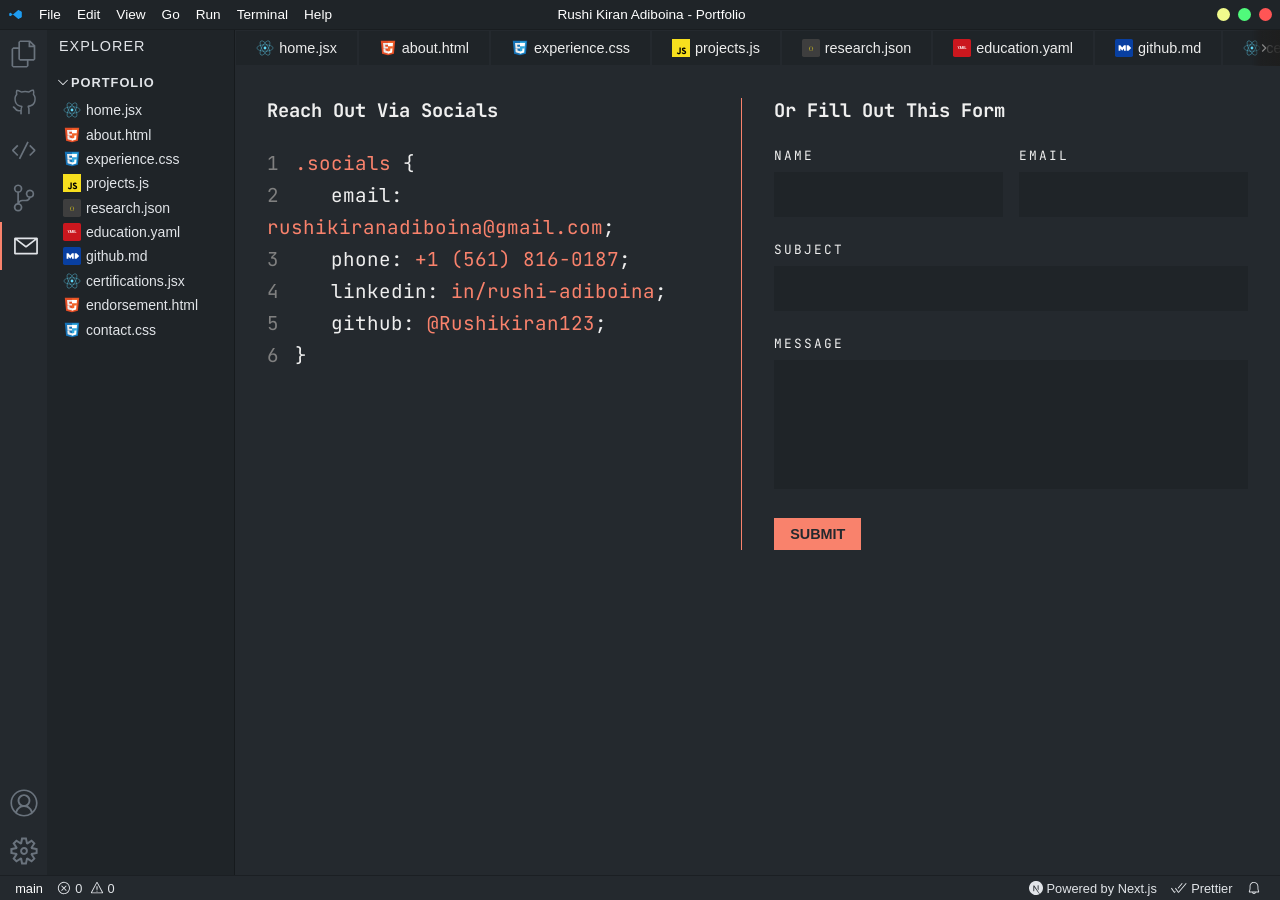
<file: contact/index.html>
<!DOCTYPE html><html lang="en"><head><meta charSet="utf-8"/><meta name="viewport" content="width=device-width, initial-scale=1"/><title>Rushi Kiran Adiboina | Contact</title><meta name="description" content="Full Stack Developer with 6+ years building scalable enterprise applications across banking, retail, and SaaS using React.js, TypeScript, Java, Spring Boot, microservices, and cloud."/><meta name="keywords" content="full stack developer, rushi kiran adiboina, react, typescript, java, spring boot, node.js, microservices, graphql, kafka, aws, azure, kubernetes, docker, portfolio"/><meta name="robots" content="index, follow"/><link rel="canonical" href="https://rushiadiboina.com"/><meta property="og:type" content="website"/><meta property="og:title" content="Rushi Kiran Adiboina - Full Stack Developer Portfolio"/><meta property="og:description" content="Full Stack Developer with 6+ years building scalable enterprise applications across banking, retail, and SaaS using React.js, TypeScript, Java, Spring Boot, microservices, and cloud."/><meta property="og:image" content="/og-image.svg"/><meta property="og:url" content="https://rushiadiboina.com"/><meta name="twitter:card" content="summary_large_image"/><meta name="twitter:title" content="Rushi Kiran Adiboina - Full Stack Developer Portfolio"/><meta name="twitter:description" content="Full Stack Developer with 6+ years building scalable enterprise applications across banking, retail, and SaaS using React.js, TypeScript, Java, Spring Boot, microservices, and cloud."/><meta name="twitter:image" content="/og-image.svg"/><meta name="next-head-count" content="16"/><link rel="preload" href="/_next/static/css/f7c2f061188b410e.css" as="style"/><link rel="stylesheet" href="/_next/static/css/f7c2f061188b410e.css" data-n-g=""/><link rel="preload" href="/_next/static/css/89b01612968d8796.css" as="style"/><link rel="stylesheet" href="/_next/static/css/89b01612968d8796.css" data-n-p=""/><noscript data-n-css=""></noscript><script defer="" nomodule="" src="/_next/static/chunks/polyfills-c67a75d1b6f99dc8.js"></script><script src="/_next/static/chunks/webpack-5752944655d749a0.js" defer=""></script><script src="/_next/static/chunks/framework-5f4595e5518b5600.js" defer=""></script><script src="/_next/static/chunks/main-49b82626af984845.js" defer=""></script><script src="/_next/static/chunks/pages/_app-3ab475e18d34a8f5.js" defer=""></script><script src="/_next/static/chunks/pages/contact-ceef5d0d9d515513.js" defer=""></script><script src="/_next/static/Ian4soWOJzePv1gdcrckV/_buildManifest.js" defer=""></script><script src="/_next/static/Ian4soWOJzePv1gdcrckV/_ssgManifest.js" defer=""></script></head><body><div id="__next" data-reactroot=""><section class="Titlebar_titlebar__qF029"><img src="/vscode_icon.svg" alt="VSCode Icon" height="15" width="15"/><div class="Titlebar_items__kiyGW"><p>File</p><p>Edit</p><p>View</p><p>Go</p><p>Run</p><p>Terminal</p><p>Help</p></div><p class="Titlebar_title__JRI8S">Rushi Kiran Adiboina<!-- --> - Portfolio</p><div class="Titlebar_windowButtons__fwpk_" aria-hidden="true"><span class="Titlebar_minimize__lFuJ1" aria-label="Minimize"></span><span class="Titlebar_maximize__hjViL" aria-label="Maximize"></span><span class="Titlebar_close__32yPf" aria-label="Close"></span></div></section><div class="Layout_main__c1pHS"><aside class="Sidebar_sidebar__gyKt1"><div><div class="Sidebar_iconContainer__r8abM false"><svg viewBox="0 0 24 24" xmlns="http://www.w3.org/2000/svg" fill="rgb(106, 115, 125)" class="Sidebar_icon__czDJe" aria-hidden="true"><path d="M17.5 0h-9L7 1.5V6H2.5L1 7.5v15.07L2.5 24h12.07L16 22.57V18h4.7l1.3-1.43V4.5L17.5 0zm0 2.12l2.38 2.38H17.5V2.12zm-3 20.38h-12v-15H7v9.07L8.5 18h6v4.5zm6-6h-12v-15H16V6h4.5v10.5z"></path></svg></div><div class="Sidebar_iconContainer__r8abM false"><svg viewBox="0 0 24 24" xmlns="http://www.w3.org/2000/svg" fill="rgb(106, 115, 125)" class="Sidebar_icon__czDJe" aria-hidden="true"><path d="M21.035 5.257c.91 1.092 1.364 2.366 1.364 3.822 0 5.277-3.002 6.824-5.823 7.279.364.637.455 1.365.455 2.093v3.73c0 .455-.273.728-.637.728a.718.718 0 01-.728-.728v-3.73a2.497 2.497 0 00-.728-2.093l.455-1.183c2.821-.364 5.733-1.274 5.733-6.187 0-1.183-.455-2.275-1.274-3.185l-.182-.727a4.04 4.04 0 00.09-2.73c-.454.09-1.364.273-2.91 1.365l-.547.09a13.307 13.307 0 00-6.55 0l-.547-.09C7.57 2.71 6.66 2.437 6.204 2.437c-.273.91-.273 1.91.09 2.73l-.181.727c-.91.91-1.365 2.093-1.365 3.185 0 4.822 2.73 5.823 5.732 6.187l.364 1.183c-.546.546-.819 1.274-.728 2.002v3.821a.718.718 0 01-.728.728.718.718 0 01-.728-.728V20.18c-3.002.637-4.185-.91-5.095-2.092-.455-.546-.819-1.001-1.274-1.092-.09-.091-.364-.455-.273-.819.091-.364.455-.637.82-.455.91.182 1.455.91 2 1.547.82 1.092 1.639 2.092 4.095 1.547v-.364c-.09-.728.091-1.456.455-2.093-2.73-.546-5.914-2.093-5.914-7.279 0-1.456.455-2.73 1.365-3.822-.273-1.273-.182-2.638.273-3.73l.455-.364C5.749 1.073 7.023.8 9.66 2.437a13.673 13.673 0 016.642 0C18.851.708 20.216.98 20.398 1.072l.455.364c.455 1.274.546 2.548.182 3.821z"></path></svg></div><div class="Sidebar_iconContainer__r8abM false"><svg viewBox="0 0 16 16" xmlns="http://www.w3.org/2000/svg" fill="rgb(106, 115, 125)" class="Sidebar_icon__czDJe" aria-hidden="true"><path d="M4.708 5.578L2.061 8.224l2.647 2.646-.708.708-3-3V7.87l3-3 .708.708zm7-.708L11 5.578l2.647 2.646L11 10.87l.708.708 3-3V7.87l-3-3zM4.908 13l.894.448 5-10L9.908 3l-5 10z"></path></svg></div><div class="Sidebar_iconContainer__r8abM false"><svg viewBox="0 0 24 24" xmlns="http://www.w3.org/2000/svg" fill="rgb(106, 115, 125)" class="Sidebar_icon__czDJe" aria-hidden="true"><path d="M21.007 8.222A3.738 3.738 0 0 0 15.045 5.2a3.737 3.737 0 0 0 1.156 6.583 2.988 2.988 0 0 1-2.668 1.67h-2.99a4.456 4.456 0 0 0-2.989 1.165V7.4a3.737 3.737 0 1 0-1.494 0v9.117a3.776 3.776 0 1 0 1.816.099 2.99 2.99 0 0 1 2.668-1.667h2.99a4.484 4.484 0 0 0 4.223-3.039 3.736 3.736 0 0 0 3.25-3.687zM4.565 3.738a2.242 2.242 0 1 1 4.484 0 2.242 2.242 0 0 1-4.484 0zm4.484 16.441a2.242 2.242 0 1 1-4.484 0 2.242 2.242 0 0 1 4.484 0zm8.221-9.715a2.242 2.242 0 1 1 0-4.485 2.242 2.242 0 0 1 0 4.485z"></path></svg></div><div class="Sidebar_iconContainer__r8abM Sidebar_active__5C3S5"><svg viewBox="0 0 16 16" xmlns="http://www.w3.org/2000/svg" fill="rgb(225, 228, 232)" class="Sidebar_icon__czDJe" aria-hidden="true"><path fill-rule="evenodd" clip-rule="evenodd" d="M1 3.5l.5-.5h13l.5.5v9l-.5.5h-13l-.5-.5v-9zm1 1.035V12h12V4.536L8.31 8.9H7.7L2 4.535zM13.03 4H2.97L8 7.869 13.03 4z"></path></svg></div></div><div><div class="Sidebar_iconContainer__r8abM"><svg viewBox="0 0 16 16" xmlns="http://www.w3.org/2000/svg" fill="rgb(106, 115, 125)" class="Sidebar_icon__czDJe" aria-hidden="true"><path d="M16 7.992C16 3.58 12.416 0 8 0S0 3.58 0 7.992c0 2.43 1.104 4.62 2.832 6.09.016.016.032.016.032.032.144.112.288.224.448.336.08.048.144.111.224.175A7.98 7.98 0 008.016 16a7.98 7.98 0 004.48-1.375c.08-.048.144-.111.224-.16.144-.111.304-.223.448-.335.016-.016.032-.016.032-.032 1.696-1.487 2.8-3.676 2.8-6.106zm-8 7.001c-1.504 0-2.88-.48-4.016-1.279.016-.128.048-.255.08-.383a4.17 4.17 0 01.416-.991c.176-.304.384-.576.64-.816.24-.24.528-.463.816-.639.304-.176.624-.304.976-.4A4.15 4.15 0 018 10.342a4.185 4.185 0 012.928 1.166c.368.368.656.8.864 1.295.112.288.192.592.24.911A7.03 7.03 0 018 14.993zm-2.448-7.4a2.49 2.49 0 01-.208-1.024c0-.351.064-.703.208-1.023.144-.32.336-.607.576-.847.24-.24.528-.431.848-.575.32-.144.672-.208 1.024-.208.368 0 .704.064 1.024.208.32.144.608.336.848.575.24.24.432.528.576.847.144.32.208.672.208 1.023 0 .368-.064.704-.208 1.023a2.84 2.84 0 01-.576.848 2.84 2.84 0 01-.848.575 2.715 2.715 0 01-2.064 0 2.84 2.84 0 01-.848-.575 2.526 2.526 0 01-.56-.848zm7.424 5.306c0-.032-.016-.048-.016-.08a5.22 5.22 0 00-.688-1.406 4.883 4.883 0 00-1.088-1.135 5.207 5.207 0 00-1.04-.608 2.82 2.82 0 00.464-.383 4.2 4.2 0 00.624-.784 3.624 3.624 0 00.528-1.934 3.71 3.71 0 00-.288-1.47 3.799 3.799 0 00-.816-1.199 3.845 3.845 0 00-1.2-.8 3.72 3.72 0 00-1.472-.287 3.72 3.72 0 00-1.472.288 3.631 3.631 0 00-1.2.815 3.84 3.84 0 00-.8 1.199 3.71 3.71 0 00-.288 1.47c0 .352.048.688.144 1.007.096.336.224.64.4.927.16.288.384.544.624.784.144.144.304.271.48.383a5.12 5.12 0 00-1.04.624c-.416.32-.784.703-1.088 1.119a4.999 4.999 0 00-.688 1.406c-.016.032-.016.064-.016.08C1.776 11.636.992 9.91.992 7.992.992 4.14 4.144.991 8 .991s7.008 3.149 7.008 7.001a6.96 6.96 0 01-2.032 4.907z"></path></svg></div><div class="Sidebar_iconContainer__r8abM"><svg viewBox="0 0 24 24" xmlns="http://www.w3.org/2000/svg" fill="rgb(106, 115, 125)" class="Sidebar_icon__czDJe" aria-hidden="true"><path fill-rule="evenodd" clip-rule="evenodd" d="M19.85 8.75l4.15.83v4.84l-4.15.83 2.35 3.52-3.43 3.43-3.52-2.35-.83 4.15H9.58l-.83-4.15-3.52 2.35-3.43-3.43 2.35-3.52L0 14.42V9.58l4.15-.83L1.8 5.23 5.23 1.8l3.52 2.35L9.58 0h4.84l.83 4.15 3.52-2.35 3.43 3.43-2.35 3.52zm-1.57 5.07l4-.81v-2l-4-.81-.54-1.3 2.29-3.43-1.43-1.43-3.43 2.29-1.3-.54-.81-4h-2l-.81 4-1.3.54-3.43-2.29-1.43 1.43L6.38 8.9l-.54 1.3-4 .81v2l4 .81.54 1.3-2.29 3.43 1.43 1.43 3.43-2.29 1.3.54.81 4h2l.81-4 1.3-.54 3.43 2.29 1.43-1.43-2.29-3.43.54-1.3zm-8.186-4.672A3.43 3.43 0 0112 8.57 3.44 3.44 0 0115.43 12a3.43 3.43 0 11-5.336-2.852zm.956 4.274c.281.188.612.288.95.288A1.7 1.7 0 0013.71 12a1.71 1.71 0 10-2.66 1.422z"></path></svg></div></div></aside><div class="Explorer_explorer__MYKPT"><p class="Explorer_title__SAx86">Explorer</p><div><input type="checkbox" class="Explorer_checkbox__K21K5" id="portfolio-checkbox" checked=""/><label for="portfolio-checkbox" class="Explorer_heading__YLwUA"><svg width="16" height="16" viewBox="0 0 16 16" xmlns="http://www.w3.org/2000/svg" fill="currentColor" class="Explorer_chevron__PFE0_" style="transform:rotate(90deg)"><path fill-rule="evenodd" clip-rule="evenodd" d="M10.072 8.024L5.715 3.667l.618-.62L11 7.716v.618L6.333 13l-.618-.619 4.357-4.357z"></path></svg>Portfolio</label><div class="Explorer_files__1BcBi" style="display:block"><div class="Explorer_file__Strqx"><img src="/react_icon.svg" alt="home.jsx" height="18" width="18"/> <p>home.jsx</p></div><div class="Explorer_file__Strqx"><img src="/html_icon.svg" alt="about.html" height="18" width="18"/> <p>about.html</p></div><div class="Explorer_file__Strqx"><img src="/css_icon.svg" alt="experience.css" height="18" width="18"/> <p>experience.css</p></div><div class="Explorer_file__Strqx"><img src="/js_icon.svg" alt="projects.js" height="18" width="18"/> <p>projects.js</p></div><div class="Explorer_file__Strqx"><img src="/json_icon.svg" alt="research.json" height="18" width="18"/> <p>research.json</p></div><div class="Explorer_file__Strqx"><img src="/yaml_icon.svg" alt="education.yaml" height="18" width="18"/> <p>education.yaml</p></div><div class="Explorer_file__Strqx"><img src="/markdown_icon.svg" alt="github.md" height="18" width="18"/> <p>github.md</p></div><div class="Explorer_file__Strqx"><img src="/react_icon.svg" alt="certifications.jsx" height="18" width="18"/> <p>certifications.jsx</p></div><div class="Explorer_file__Strqx"><img src="/html_icon.svg" alt="endorsement.html" height="18" width="18"/> <p>endorsement.html</p></div><div class="Explorer_file__Strqx"><img src="/css_icon.svg" alt="contact.css" height="18" width="18"/> <p>contact.css</p></div></div></div></div><div style="width:100%;overflow:hidden;position:relative"><div class="Tabsbar_tabsContainer__SaD97"><div class="Tabsbar_tabs__A5mro"><div class="Tab_tab__oZcQ_ false"><img src="/react_icon.svg" alt="home.jsx file icon" height="18" width="18"/><p>home.jsx</p></div><div class="Tab_tab__oZcQ_ false"><img src="/html_icon.svg" alt="about.html file icon" height="18" width="18"/><p>about.html</p></div><div class="Tab_tab__oZcQ_ false"><img src="/css_icon.svg" alt="experience.css file icon" height="18" width="18"/><p>experience.css</p></div><div class="Tab_tab__oZcQ_ false"><img src="/js_icon.svg" alt="projects.js file icon" height="18" width="18"/><p>projects.js</p></div><div class="Tab_tab__oZcQ_ false"><img src="/json_icon.svg" alt="research.json file icon" height="18" width="18"/><p>research.json</p></div><div class="Tab_tab__oZcQ_ false"><img src="/yaml_icon.svg" alt="education.yaml file icon" height="18" width="18"/><p>education.yaml</p></div><div class="Tab_tab__oZcQ_ false"><img src="/markdown_icon.svg" alt="github.md file icon" height="18" width="18"/><p>github.md</p></div><div class="Tab_tab__oZcQ_ false"><img src="/react_icon.svg" alt="certifications.jsx file icon" height="18" width="18"/><p>certifications.jsx</p></div><div class="Tab_tab__oZcQ_ false"><img src="/html_icon.svg" alt="endorsement.html file icon" height="18" width="18"/><p>endorsement.html</p></div><div class="Tab_tab__oZcQ_ Tab_active__n8qKl"><img src="/css_icon.svg" alt="contact.css file icon" height="18" width="18"/><p>contact.css</p></div></div></div><main id="main-editor" class="Layout_content__RNbd0"><div class="ContactPage_container__ApSoI"><div><h3 class="ContactPage_heading__886zg">Reach Out Via Socials</h3><div class="ContactCode_code__eZpTM"><p class="ContactCode_line__HEU_b"><span class="ContactCode_className__LCTTe">.socials</span> {</p><p class="ContactCode_line__HEU_b">   <!-- -->email<!-- -->:<!-- --> <a href="mailto:rushikiranadiboina@gmail.com" target="_blank" rel="noopener noreferrer">rushikiranadiboina@gmail.com</a>;</p><p class="ContactCode_line__HEU_b">   <!-- -->phone<!-- -->:<!-- --> <a href="tel:+15618160187" target="_blank" rel="noopener noreferrer">+1 (561) 816-0187</a>;</p><p class="ContactCode_line__HEU_b">   <!-- -->linkedin<!-- -->:<!-- --> <a href="https://www.linkedin.com/in/rushi-adiboina/" target="_blank" rel="noopener noreferrer">in/rushi-adiboina</a>;</p><p class="ContactCode_line__HEU_b">   <!-- -->github<!-- -->:<!-- --> <a href="https://github.com/Rushikiran123" target="_blank" rel="noopener noreferrer">@Rushikiran123</a>;</p><p class="ContactCode_line__HEU_b">}</p></div></div><div><h3 class="ContactPage_heading__886zg">Or Fill Out This Form</h3><form class="ContactPage_form__3P_5V"><div class="ContactPage_flex__YPyzr"><div><label for="name">Name</label><input type="text" name="name" id="name" value="" required=""/></div><div><label for="email">Email</label><input type="email" name="email" id="email" value="" required=""/></div></div><div><label for="name">Subject</label><input type="text" name="subject" id="subject" value="" required=""/></div><div><label for="message">Message</label><textarea name="message" id="message" rows="5" required=""></textarea></div><button type="submit">Submit</button></form></div></div></main></div></div><footer class="Bottombar_bottomBar__QVIne"><div class="Bottombar_container__v_l0M"><a href="https://github.com/Rushikiran123" target="_blank" rel="noreferrer noopener" class="Bottombar_section___NTJA"><svg viewBox="0 0 24 24" xmlns="http://www.w3.org/2000/svg" fill="currentColor" class="Bottombar_icon__zdqmH"><path d="M21.007 8.222A3.738 3.738 0 0 0 15.045 5.2a3.737 3.737 0 0 0 1.156 6.583 2.988 2.988 0 0 1-2.668 1.67h-2.99a4.456 4.456 0 0 0-2.989 1.165V7.4a3.737 3.737 0 1 0-1.494 0v9.117a3.776 3.776 0 1 0 1.816.099 2.99 2.99 0 0 1 2.668-1.667h2.99a4.484 4.484 0 0 0 4.223-3.039 3.736 3.736 0 0 0 3.25-3.687zM4.565 3.738a2.242 2.242 0 1 1 4.484 0 2.242 2.242 0 0 1-4.484 0zm4.484 16.441a2.242 2.242 0 1 1-4.484 0 2.242 2.242 0 0 1 4.484 0zm8.221-9.715a2.242 2.242 0 1 1 0-4.485 2.242 2.242 0 0 1 0 4.485z"></path></svg><p>main</p></a><div class="Bottombar_section___NTJA"><svg width="14" height="14" viewBox="0 0 16 16" xmlns="http://www.w3.org/2000/svg" fill="currentColor" class="Bottombar_icon__zdqmH"><path fill-rule="evenodd" clip-rule="evenodd" d="M8.6 1c1.6.1 3.1.9 4.2 2 1.3 1.4 2 3.1 2 5.1 0 1.6-.6 3.1-1.6 4.4-1 1.2-2.4 2.1-4 2.4-1.6.3-3.2.1-4.6-.7-1.4-.8-2.5-2-3.1-3.5C.9 9.2.8 7.5 1.3 6c.5-1.6 1.4-2.9 2.8-3.8C5.4 1.3 7 .9 8.6 1zm.5 12.9c1.3-.3 2.5-1 3.4-2.1.8-1.1 1.3-2.4 1.2-3.8 0-1.6-.6-3.2-1.7-4.3-1-1-2.2-1.6-3.6-1.7-1.3-.1-2.7.2-3.8 1-1.1.8-1.9 1.9-2.3 3.3-.4 1.3-.4 2.7.2 4 .6 1.3 1.5 2.3 2.7 3 1.2.7 2.6.9 3.9.6zM7.9 7.5L10.3 5l.7.7-2.4 2.5 2.4 2.5-.7.7-2.4-2.5-2.4 2.5-.7-.7 2.4-2.5-2.4-2.5.7-.7 2.4 2.5z"></path></svg><p>0</p>  <svg width="14" height="14" viewBox="0 0 16 16" xmlns="http://www.w3.org/2000/svg" fill="currentColor" class="Bottombar_icon__zdqmH"><path fill-rule="evenodd" clip-rule="evenodd" d="M7.56 1h.88l6.54 12.26-.44.74H1.44L1 13.26 7.56 1zM8 2.28L2.28 13H13.7L8 2.28zM8.625 12v-1h-1.25v1h1.25zm-1.25-2V6h1.25v4h-1.25z"></path></svg><p>0</p></div></div><div class="Bottombar_container__v_l0M"><div class="Bottombar_section___NTJA"><svg width="14" fill="currentColor" viewBox="0 0 24 24" xmlns="http://www.w3.org/2000/svg" class="Bottombar_icon__zdqmH"><path d="M11.572 0c-.176 0-.31.001-.358.007a19.76 19.76 0 0 1-.364.033C7.443.346 4.25 2.185 2.228 5.012a11.875 11.875 0 0 0-2.119 5.243c-.096.659-.108.854-.108 1.747s.012 1.089.108 1.748c.652 4.506 3.86 8.292 8.209 9.695.779.25 1.6.422 2.534.525.363.04 1.935.04 2.299 0 1.611-.178 2.977-.577 4.323-1.264.207-.106.247-.134.219-.158-.02-.013-.9-1.193-1.955-2.62l-1.919-2.592-2.404-3.558a338.739 338.739 0 0 0-2.422-3.556c-.009-.002-.018 1.579-.023 3.51-.007 3.38-.01 3.515-.052 3.595a.426.426 0 0 1-.206.214c-.075.037-.14.044-.495.044H7.81l-.108-.068a.438.438 0 0 1-.157-.171l-.05-.106.006-4.703.007-4.705.072-.092a.645.645 0 0 1 .174-.143c.096-.047.134-.051.54-.051.478 0 .558.018.682.154.035.038 1.337 1.999 2.895 4.361a10760.433 10760.433 0 0 0 4.735 7.17l1.9 2.879.096-.063a12.317 12.317 0 0 0 2.466-2.163 11.944 11.944 0 0 0 2.824-6.134c.096-.66.108-.854.108-1.748 0-.893-.012-1.088-.108-1.747-.652-4.506-3.859-8.292-8.208-9.695a12.597 12.597 0 0 0-2.499-.523A33.119 33.119 0 0 0 11.573 0zm4.069 7.217c.347 0 .408.005.486.047a.473.473 0 0 1 .237.277c.018.06.023 1.365.018 4.304l-.006 4.218-.744-1.14-.746-1.14v-3.066c0-1.982.01-3.097.023-3.15a.478.478 0 0 1 .233-.296c.096-.05.13-.054.5-.054z"></path></svg><p>Powered by Next.js</p></div><div class="Bottombar_section___NTJA"><svg width="16" height="16" xmlns="http://www.w3.org/2000/svg" fill="currentColor" class="Bottombar_icon__zdqmH"><path fill-rule="evenodd" clip-rule="evenodd" d="M15.62 3.596 7.815 12.81l-.728-.033L4 8.382l.754-.53 2.744 3.907L14.917 3l.703.596z"></path><path fill-rule="evenodd" clip-rule="evenodd" d="m7.234 8.774 4.386-5.178L10.917 3l-4.23 4.994.547.78zm-1.55.403.548.78-.547-.78zm-1.617 1.91.547.78-.799.943-.728-.033L0 8.382l.754-.53 2.744 3.907.57-.672z"></path></svg><p>Prettier</p></div><div class="Bottombar_section___NTJA"><svg width="14" height="14" viewBox="0 0 16 16" xmlns="http://www.w3.org/2000/svg" fill="currentColor" aria-label="Notifications"><path d="M13.377 10.573a7.63 7.63 0 01-.383-2.38V6.195a5.115 5.115 0 00-1.268-3.446 5.138 5.138 0 00-3.242-1.722c-.694-.072-1.4 0-2.07.227-.67.215-1.28.574-1.794 1.053a4.923 4.923 0 00-1.208 1.675 5.067 5.067 0 00-.431 2.022v2.2a7.61 7.61 0 01-.383 2.37L2 12.343l.479.658h3.505c0 .526.215 1.04.586 1.412.37.37.885.586 1.412.586.526 0 1.04-.215 1.411-.586s.587-.886.587-1.412h3.505l.478-.658-.586-1.77zm-4.69 3.147a.997.997 0 01-.705.299.997.997 0 01-.706-.3.997.997 0 01-.3-.705h1.999a.939.939 0 01-.287.706zm-5.515-1.71l.371-1.114a8.633 8.633 0 00.443-2.691V6.004c0-.563.12-1.113.347-1.616.227-.514.55-.969.969-1.34.419-.382.91-.67 1.436-.837.538-.18 1.1-.24 1.65-.18a4.147 4.147 0 012.597 1.4 4.133 4.133 0 011.004 2.776v2.01c0 .909.144 1.818.443 2.691l.371 1.113h-9.63v-.012z"></path></svg></div></div></footer></div><script id="__NEXT_DATA__" type="application/json">{"props":{"pageProps":{"title":"Contact"},"__N_SSG":true},"page":"/contact","query":{},"buildId":"Ian4soWOJzePv1gdcrckV","isFallback":false,"gsp":true,"scriptLoader":[]}</script></body></html>
</file>
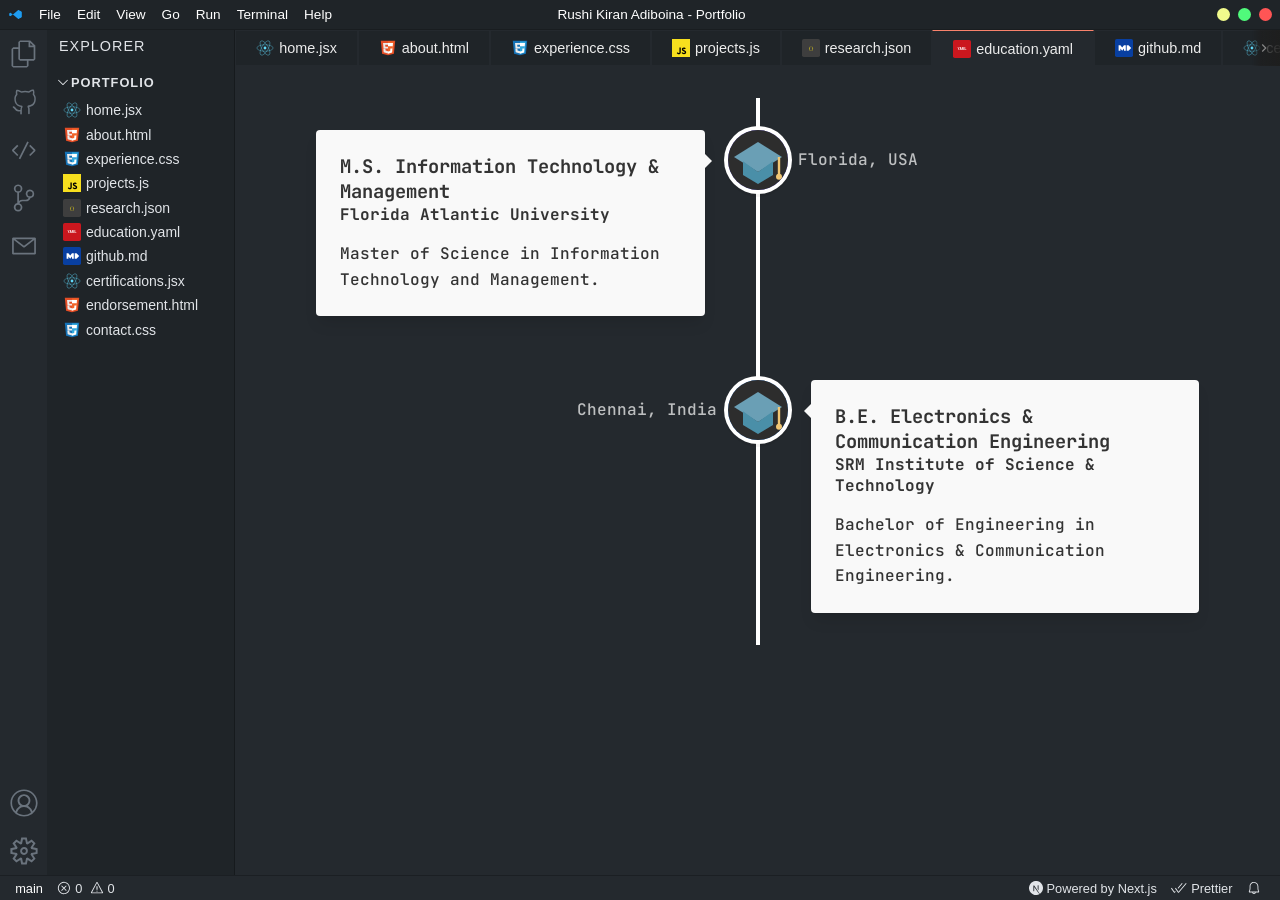
<file: education/index.html>
<!DOCTYPE html><html lang="en"><head><meta charSet="utf-8"/><meta name="viewport" content="width=device-width, initial-scale=1"/><title>Rushi Kiran Adiboina | Education</title><meta name="description" content="Full Stack Developer with 6+ years building scalable enterprise applications across banking, retail, and SaaS using React.js, TypeScript, Java, Spring Boot, microservices, and cloud."/><meta name="keywords" content="full stack developer, rushi kiran adiboina, react, typescript, java, spring boot, node.js, microservices, graphql, kafka, aws, azure, kubernetes, docker, portfolio"/><meta name="robots" content="index, follow"/><link rel="canonical" href="https://rushiadiboina.com"/><meta property="og:type" content="website"/><meta property="og:title" content="Rushi Kiran Adiboina - Full Stack Developer Portfolio"/><meta property="og:description" content="Full Stack Developer with 6+ years building scalable enterprise applications across banking, retail, and SaaS using React.js, TypeScript, Java, Spring Boot, microservices, and cloud."/><meta property="og:image" content="/og-image.svg"/><meta property="og:url" content="https://rushiadiboina.com"/><meta name="twitter:card" content="summary_large_image"/><meta name="twitter:title" content="Rushi Kiran Adiboina - Full Stack Developer Portfolio"/><meta name="twitter:description" content="Full Stack Developer with 6+ years building scalable enterprise applications across banking, retail, and SaaS using React.js, TypeScript, Java, Spring Boot, microservices, and cloud."/><meta name="twitter:image" content="/og-image.svg"/><meta name="next-head-count" content="16"/><link rel="preload" href="/_next/static/css/f7c2f061188b410e.css" as="style"/><link rel="stylesheet" href="/_next/static/css/f7c2f061188b410e.css" data-n-g=""/><link rel="preload" href="/_next/static/css/939aa5dd418626e0.css" as="style"/><link rel="stylesheet" href="/_next/static/css/939aa5dd418626e0.css" data-n-p=""/><noscript data-n-css=""></noscript><script defer="" nomodule="" src="/_next/static/chunks/polyfills-c67a75d1b6f99dc8.js"></script><script src="/_next/static/chunks/webpack-5752944655d749a0.js" defer=""></script><script src="/_next/static/chunks/framework-5f4595e5518b5600.js" defer=""></script><script src="/_next/static/chunks/main-49b82626af984845.js" defer=""></script><script src="/_next/static/chunks/pages/_app-3ab475e18d34a8f5.js" defer=""></script><script src="/_next/static/chunks/520-44d06ad0a46c9836.js" defer=""></script><script src="/_next/static/chunks/pages/education-bfc3bc76816d8243.js" defer=""></script><script src="/_next/static/Ian4soWOJzePv1gdcrckV/_buildManifest.js" defer=""></script><script src="/_next/static/Ian4soWOJzePv1gdcrckV/_ssgManifest.js" defer=""></script></head><body><div id="__next" data-reactroot=""><section class="Titlebar_titlebar__qF029"><img src="/vscode_icon.svg" alt="VSCode Icon" height="15" width="15"/><div class="Titlebar_items__kiyGW"><p>File</p><p>Edit</p><p>View</p><p>Go</p><p>Run</p><p>Terminal</p><p>Help</p></div><p class="Titlebar_title__JRI8S">Rushi Kiran Adiboina<!-- --> - Portfolio</p><div class="Titlebar_windowButtons__fwpk_" aria-hidden="true"><span class="Titlebar_minimize__lFuJ1" aria-label="Minimize"></span><span class="Titlebar_maximize__hjViL" aria-label="Maximize"></span><span class="Titlebar_close__32yPf" aria-label="Close"></span></div></section><div class="Layout_main__c1pHS"><aside class="Sidebar_sidebar__gyKt1"><div><div class="Sidebar_iconContainer__r8abM false"><svg viewBox="0 0 24 24" xmlns="http://www.w3.org/2000/svg" fill="rgb(106, 115, 125)" class="Sidebar_icon__czDJe" aria-hidden="true"><path d="M17.5 0h-9L7 1.5V6H2.5L1 7.5v15.07L2.5 24h12.07L16 22.57V18h4.7l1.3-1.43V4.5L17.5 0zm0 2.12l2.38 2.38H17.5V2.12zm-3 20.38h-12v-15H7v9.07L8.5 18h6v4.5zm6-6h-12v-15H16V6h4.5v10.5z"></path></svg></div><div class="Sidebar_iconContainer__r8abM false"><svg viewBox="0 0 24 24" xmlns="http://www.w3.org/2000/svg" fill="rgb(106, 115, 125)" class="Sidebar_icon__czDJe" aria-hidden="true"><path d="M21.035 5.257c.91 1.092 1.364 2.366 1.364 3.822 0 5.277-3.002 6.824-5.823 7.279.364.637.455 1.365.455 2.093v3.73c0 .455-.273.728-.637.728a.718.718 0 01-.728-.728v-3.73a2.497 2.497 0 00-.728-2.093l.455-1.183c2.821-.364 5.733-1.274 5.733-6.187 0-1.183-.455-2.275-1.274-3.185l-.182-.727a4.04 4.04 0 00.09-2.73c-.454.09-1.364.273-2.91 1.365l-.547.09a13.307 13.307 0 00-6.55 0l-.547-.09C7.57 2.71 6.66 2.437 6.204 2.437c-.273.91-.273 1.91.09 2.73l-.181.727c-.91.91-1.365 2.093-1.365 3.185 0 4.822 2.73 5.823 5.732 6.187l.364 1.183c-.546.546-.819 1.274-.728 2.002v3.821a.718.718 0 01-.728.728.718.718 0 01-.728-.728V20.18c-3.002.637-4.185-.91-5.095-2.092-.455-.546-.819-1.001-1.274-1.092-.09-.091-.364-.455-.273-.819.091-.364.455-.637.82-.455.91.182 1.455.91 2 1.547.82 1.092 1.639 2.092 4.095 1.547v-.364c-.09-.728.091-1.456.455-2.093-2.73-.546-5.914-2.093-5.914-7.279 0-1.456.455-2.73 1.365-3.822-.273-1.273-.182-2.638.273-3.73l.455-.364C5.749 1.073 7.023.8 9.66 2.437a13.673 13.673 0 016.642 0C18.851.708 20.216.98 20.398 1.072l.455.364c.455 1.274.546 2.548.182 3.821z"></path></svg></div><div class="Sidebar_iconContainer__r8abM false"><svg viewBox="0 0 16 16" xmlns="http://www.w3.org/2000/svg" fill="rgb(106, 115, 125)" class="Sidebar_icon__czDJe" aria-hidden="true"><path d="M4.708 5.578L2.061 8.224l2.647 2.646-.708.708-3-3V7.87l3-3 .708.708zm7-.708L11 5.578l2.647 2.646L11 10.87l.708.708 3-3V7.87l-3-3zM4.908 13l.894.448 5-10L9.908 3l-5 10z"></path></svg></div><div class="Sidebar_iconContainer__r8abM false"><svg viewBox="0 0 24 24" xmlns="http://www.w3.org/2000/svg" fill="rgb(106, 115, 125)" class="Sidebar_icon__czDJe" aria-hidden="true"><path d="M21.007 8.222A3.738 3.738 0 0 0 15.045 5.2a3.737 3.737 0 0 0 1.156 6.583 2.988 2.988 0 0 1-2.668 1.67h-2.99a4.456 4.456 0 0 0-2.989 1.165V7.4a3.737 3.737 0 1 0-1.494 0v9.117a3.776 3.776 0 1 0 1.816.099 2.99 2.99 0 0 1 2.668-1.667h2.99a4.484 4.484 0 0 0 4.223-3.039 3.736 3.736 0 0 0 3.25-3.687zM4.565 3.738a2.242 2.242 0 1 1 4.484 0 2.242 2.242 0 0 1-4.484 0zm4.484 16.441a2.242 2.242 0 1 1-4.484 0 2.242 2.242 0 0 1 4.484 0zm8.221-9.715a2.242 2.242 0 1 1 0-4.485 2.242 2.242 0 0 1 0 4.485z"></path></svg></div><div class="Sidebar_iconContainer__r8abM false"><svg viewBox="0 0 16 16" xmlns="http://www.w3.org/2000/svg" fill="rgb(106, 115, 125)" class="Sidebar_icon__czDJe" aria-hidden="true"><path fill-rule="evenodd" clip-rule="evenodd" d="M1 3.5l.5-.5h13l.5.5v9l-.5.5h-13l-.5-.5v-9zm1 1.035V12h12V4.536L8.31 8.9H7.7L2 4.535zM13.03 4H2.97L8 7.869 13.03 4z"></path></svg></div></div><div><div class="Sidebar_iconContainer__r8abM"><svg viewBox="0 0 16 16" xmlns="http://www.w3.org/2000/svg" fill="rgb(106, 115, 125)" class="Sidebar_icon__czDJe" aria-hidden="true"><path d="M16 7.992C16 3.58 12.416 0 8 0S0 3.58 0 7.992c0 2.43 1.104 4.62 2.832 6.09.016.016.032.016.032.032.144.112.288.224.448.336.08.048.144.111.224.175A7.98 7.98 0 008.016 16a7.98 7.98 0 004.48-1.375c.08-.048.144-.111.224-.16.144-.111.304-.223.448-.335.016-.016.032-.016.032-.032 1.696-1.487 2.8-3.676 2.8-6.106zm-8 7.001c-1.504 0-2.88-.48-4.016-1.279.016-.128.048-.255.08-.383a4.17 4.17 0 01.416-.991c.176-.304.384-.576.64-.816.24-.24.528-.463.816-.639.304-.176.624-.304.976-.4A4.15 4.15 0 018 10.342a4.185 4.185 0 012.928 1.166c.368.368.656.8.864 1.295.112.288.192.592.24.911A7.03 7.03 0 018 14.993zm-2.448-7.4a2.49 2.49 0 01-.208-1.024c0-.351.064-.703.208-1.023.144-.32.336-.607.576-.847.24-.24.528-.431.848-.575.32-.144.672-.208 1.024-.208.368 0 .704.064 1.024.208.32.144.608.336.848.575.24.24.432.528.576.847.144.32.208.672.208 1.023 0 .368-.064.704-.208 1.023a2.84 2.84 0 01-.576.848 2.84 2.84 0 01-.848.575 2.715 2.715 0 01-2.064 0 2.84 2.84 0 01-.848-.575 2.526 2.526 0 01-.56-.848zm7.424 5.306c0-.032-.016-.048-.016-.08a5.22 5.22 0 00-.688-1.406 4.883 4.883 0 00-1.088-1.135 5.207 5.207 0 00-1.04-.608 2.82 2.82 0 00.464-.383 4.2 4.2 0 00.624-.784 3.624 3.624 0 00.528-1.934 3.71 3.71 0 00-.288-1.47 3.799 3.799 0 00-.816-1.199 3.845 3.845 0 00-1.2-.8 3.72 3.72 0 00-1.472-.287 3.72 3.72 0 00-1.472.288 3.631 3.631 0 00-1.2.815 3.84 3.84 0 00-.8 1.199 3.71 3.71 0 00-.288 1.47c0 .352.048.688.144 1.007.096.336.224.64.4.927.16.288.384.544.624.784.144.144.304.271.48.383a5.12 5.12 0 00-1.04.624c-.416.32-.784.703-1.088 1.119a4.999 4.999 0 00-.688 1.406c-.016.032-.016.064-.016.08C1.776 11.636.992 9.91.992 7.992.992 4.14 4.144.991 8 .991s7.008 3.149 7.008 7.001a6.96 6.96 0 01-2.032 4.907z"></path></svg></div><div class="Sidebar_iconContainer__r8abM"><svg viewBox="0 0 24 24" xmlns="http://www.w3.org/2000/svg" fill="rgb(106, 115, 125)" class="Sidebar_icon__czDJe" aria-hidden="true"><path fill-rule="evenodd" clip-rule="evenodd" d="M19.85 8.75l4.15.83v4.84l-4.15.83 2.35 3.52-3.43 3.43-3.52-2.35-.83 4.15H9.58l-.83-4.15-3.52 2.35-3.43-3.43 2.35-3.52L0 14.42V9.58l4.15-.83L1.8 5.23 5.23 1.8l3.52 2.35L9.58 0h4.84l.83 4.15 3.52-2.35 3.43 3.43-2.35 3.52zm-1.57 5.07l4-.81v-2l-4-.81-.54-1.3 2.29-3.43-1.43-1.43-3.43 2.29-1.3-.54-.81-4h-2l-.81 4-1.3.54-3.43-2.29-1.43 1.43L6.38 8.9l-.54 1.3-4 .81v2l4 .81.54 1.3-2.29 3.43 1.43 1.43 3.43-2.29 1.3.54.81 4h2l.81-4 1.3-.54 3.43 2.29 1.43-1.43-2.29-3.43.54-1.3zm-8.186-4.672A3.43 3.43 0 0112 8.57 3.44 3.44 0 0115.43 12a3.43 3.43 0 11-5.336-2.852zm.956 4.274c.281.188.612.288.95.288A1.7 1.7 0 0013.71 12a1.71 1.71 0 10-2.66 1.422z"></path></svg></div></div></aside><div class="Explorer_explorer__MYKPT"><p class="Explorer_title__SAx86">Explorer</p><div><input type="checkbox" class="Explorer_checkbox__K21K5" id="portfolio-checkbox" checked=""/><label for="portfolio-checkbox" class="Explorer_heading__YLwUA"><svg width="16" height="16" viewBox="0 0 16 16" xmlns="http://www.w3.org/2000/svg" fill="currentColor" class="Explorer_chevron__PFE0_" style="transform:rotate(90deg)"><path fill-rule="evenodd" clip-rule="evenodd" d="M10.072 8.024L5.715 3.667l.618-.62L11 7.716v.618L6.333 13l-.618-.619 4.357-4.357z"></path></svg>Portfolio</label><div class="Explorer_files__1BcBi" style="display:block"><div class="Explorer_file__Strqx"><img src="/react_icon.svg" alt="home.jsx" height="18" width="18"/> <p>home.jsx</p></div><div class="Explorer_file__Strqx"><img src="/html_icon.svg" alt="about.html" height="18" width="18"/> <p>about.html</p></div><div class="Explorer_file__Strqx"><img src="/css_icon.svg" alt="experience.css" height="18" width="18"/> <p>experience.css</p></div><div class="Explorer_file__Strqx"><img src="/js_icon.svg" alt="projects.js" height="18" width="18"/> <p>projects.js</p></div><div class="Explorer_file__Strqx"><img src="/json_icon.svg" alt="research.json" height="18" width="18"/> <p>research.json</p></div><div class="Explorer_file__Strqx"><img src="/yaml_icon.svg" alt="education.yaml" height="18" width="18"/> <p>education.yaml</p></div><div class="Explorer_file__Strqx"><img src="/markdown_icon.svg" alt="github.md" height="18" width="18"/> <p>github.md</p></div><div class="Explorer_file__Strqx"><img src="/react_icon.svg" alt="certifications.jsx" height="18" width="18"/> <p>certifications.jsx</p></div><div class="Explorer_file__Strqx"><img src="/html_icon.svg" alt="endorsement.html" height="18" width="18"/> <p>endorsement.html</p></div><div class="Explorer_file__Strqx"><img src="/css_icon.svg" alt="contact.css" height="18" width="18"/> <p>contact.css</p></div></div></div></div><div style="width:100%;overflow:hidden;position:relative"><div class="Tabsbar_tabsContainer__SaD97"><div class="Tabsbar_tabs__A5mro"><div class="Tab_tab__oZcQ_ false"><img src="/react_icon.svg" alt="home.jsx file icon" height="18" width="18"/><p>home.jsx</p></div><div class="Tab_tab__oZcQ_ false"><img src="/html_icon.svg" alt="about.html file icon" height="18" width="18"/><p>about.html</p></div><div class="Tab_tab__oZcQ_ false"><img src="/css_icon.svg" alt="experience.css file icon" height="18" width="18"/><p>experience.css</p></div><div class="Tab_tab__oZcQ_ false"><img src="/js_icon.svg" alt="projects.js file icon" height="18" width="18"/><p>projects.js</p></div><div class="Tab_tab__oZcQ_ false"><img src="/json_icon.svg" alt="research.json file icon" height="18" width="18"/><p>research.json</p></div><div class="Tab_tab__oZcQ_ Tab_active__n8qKl"><img src="/yaml_icon.svg" alt="education.yaml file icon" height="18" width="18"/><p>education.yaml</p></div><div class="Tab_tab__oZcQ_ false"><img src="/markdown_icon.svg" alt="github.md file icon" height="18" width="18"/><p>github.md</p></div><div class="Tab_tab__oZcQ_ false"><img src="/react_icon.svg" alt="certifications.jsx file icon" height="18" width="18"/><p>certifications.jsx</p></div><div class="Tab_tab__oZcQ_ false"><img src="/html_icon.svg" alt="endorsement.html file icon" height="18" width="18"/><p>endorsement.html</p></div><div class="Tab_tab__oZcQ_ false"><img src="/css_icon.svg" alt="contact.css file icon" height="18" width="18"/><p>contact.css</p></div></div></div><main id="main-editor" class="Layout_content__RNbd0"><div class="vertical-timeline vertical-timeline--animate vertical-timeline--two-columns"><div id="" class="vertical-timeline-element--education vertical-timeline-element"><span style="background:#7C6CF0;color:#fff" class="vertical-timeline-element-icon is-hidden"><div class="EducationCard_iconContainer__HPn25"><img src="/default-school.svg" alt="Florida Atlantic University" class="EducationCard_iconSpan__jJDOe"/></div></span><div style="background:#f9f9f9;color:#333;box-shadow:0 10px 15px -3px rgba(0, 0, 0, 0.1), 0 4px 6px -2px rgba(0, 0, 0, 0.05)" class="vertical-timeline-element-content is-hidden"><div style="border-right:7px solid #f9f9f9" class="vertical-timeline-element-content-arrow"></div><h3 class="vertical-timeline-element-title">M.S. Information Technology &amp; Management</h3><h4 class="vertical-timeline-element-subtitle">Florida Atlantic University</h4><p>Master of Science in Information Technology and Management.</p><span class="vertical-timeline-element-date"><div class="EducationCard_dateStyle__K9pKr">Florida, USA</div></span></div></div><div id="" class="vertical-timeline-element--education vertical-timeline-element"><span style="background:#4F9DFF;color:#fff" class="vertical-timeline-element-icon is-hidden"><div class="EducationCard_iconContainer__HPn25"><img src="/default-school.svg" alt="SRM Institute of Science &amp; Technology" class="EducationCard_iconSpan__jJDOe"/></div></span><div style="background:#f9f9f9;color:#333;box-shadow:0 10px 15px -3px rgba(0, 0, 0, 0.1), 0 4px 6px -2px rgba(0, 0, 0, 0.05)" class="vertical-timeline-element-content is-hidden"><div style="border-right:7px solid #f9f9f9" class="vertical-timeline-element-content-arrow"></div><h3 class="vertical-timeline-element-title">B.E. Electronics &amp; Communication Engineering</h3><h4 class="vertical-timeline-element-subtitle">SRM Institute of Science &amp; Technology</h4><p>Bachelor of Engineering in Electronics &amp; Communication Engineering.</p><span class="vertical-timeline-element-date"><div class="EducationCard_dateStyle__K9pKr">Chennai, India</div></span></div></div></div></main></div></div><footer class="Bottombar_bottomBar__QVIne"><div class="Bottombar_container__v_l0M"><a href="https://github.com/Rushikiran123" target="_blank" rel="noreferrer noopener" class="Bottombar_section___NTJA"><svg viewBox="0 0 24 24" xmlns="http://www.w3.org/2000/svg" fill="currentColor" class="Bottombar_icon__zdqmH"><path d="M21.007 8.222A3.738 3.738 0 0 0 15.045 5.2a3.737 3.737 0 0 0 1.156 6.583 2.988 2.988 0 0 1-2.668 1.67h-2.99a4.456 4.456 0 0 0-2.989 1.165V7.4a3.737 3.737 0 1 0-1.494 0v9.117a3.776 3.776 0 1 0 1.816.099 2.99 2.99 0 0 1 2.668-1.667h2.99a4.484 4.484 0 0 0 4.223-3.039 3.736 3.736 0 0 0 3.25-3.687zM4.565 3.738a2.242 2.242 0 1 1 4.484 0 2.242 2.242 0 0 1-4.484 0zm4.484 16.441a2.242 2.242 0 1 1-4.484 0 2.242 2.242 0 0 1 4.484 0zm8.221-9.715a2.242 2.242 0 1 1 0-4.485 2.242 2.242 0 0 1 0 4.485z"></path></svg><p>main</p></a><div class="Bottombar_section___NTJA"><svg width="14" height="14" viewBox="0 0 16 16" xmlns="http://www.w3.org/2000/svg" fill="currentColor" class="Bottombar_icon__zdqmH"><path fill-rule="evenodd" clip-rule="evenodd" d="M8.6 1c1.6.1 3.1.9 4.2 2 1.3 1.4 2 3.1 2 5.1 0 1.6-.6 3.1-1.6 4.4-1 1.2-2.4 2.1-4 2.4-1.6.3-3.2.1-4.6-.7-1.4-.8-2.5-2-3.1-3.5C.9 9.2.8 7.5 1.3 6c.5-1.6 1.4-2.9 2.8-3.8C5.4 1.3 7 .9 8.6 1zm.5 12.9c1.3-.3 2.5-1 3.4-2.1.8-1.1 1.3-2.4 1.2-3.8 0-1.6-.6-3.2-1.7-4.3-1-1-2.2-1.6-3.6-1.7-1.3-.1-2.7.2-3.8 1-1.1.8-1.9 1.9-2.3 3.3-.4 1.3-.4 2.7.2 4 .6 1.3 1.5 2.3 2.7 3 1.2.7 2.6.9 3.9.6zM7.9 7.5L10.3 5l.7.7-2.4 2.5 2.4 2.5-.7.7-2.4-2.5-2.4 2.5-.7-.7 2.4-2.5-2.4-2.5.7-.7 2.4 2.5z"></path></svg><p>0</p>  <svg width="14" height="14" viewBox="0 0 16 16" xmlns="http://www.w3.org/2000/svg" fill="currentColor" class="Bottombar_icon__zdqmH"><path fill-rule="evenodd" clip-rule="evenodd" d="M7.56 1h.88l6.54 12.26-.44.74H1.44L1 13.26 7.56 1zM8 2.28L2.28 13H13.7L8 2.28zM8.625 12v-1h-1.25v1h1.25zm-1.25-2V6h1.25v4h-1.25z"></path></svg><p>0</p></div></div><div class="Bottombar_container__v_l0M"><div class="Bottombar_section___NTJA"><svg width="14" fill="currentColor" viewBox="0 0 24 24" xmlns="http://www.w3.org/2000/svg" class="Bottombar_icon__zdqmH"><path d="M11.572 0c-.176 0-.31.001-.358.007a19.76 19.76 0 0 1-.364.033C7.443.346 4.25 2.185 2.228 5.012a11.875 11.875 0 0 0-2.119 5.243c-.096.659-.108.854-.108 1.747s.012 1.089.108 1.748c.652 4.506 3.86 8.292 8.209 9.695.779.25 1.6.422 2.534.525.363.04 1.935.04 2.299 0 1.611-.178 2.977-.577 4.323-1.264.207-.106.247-.134.219-.158-.02-.013-.9-1.193-1.955-2.62l-1.919-2.592-2.404-3.558a338.739 338.739 0 0 0-2.422-3.556c-.009-.002-.018 1.579-.023 3.51-.007 3.38-.01 3.515-.052 3.595a.426.426 0 0 1-.206.214c-.075.037-.14.044-.495.044H7.81l-.108-.068a.438.438 0 0 1-.157-.171l-.05-.106.006-4.703.007-4.705.072-.092a.645.645 0 0 1 .174-.143c.096-.047.134-.051.54-.051.478 0 .558.018.682.154.035.038 1.337 1.999 2.895 4.361a10760.433 10760.433 0 0 0 4.735 7.17l1.9 2.879.096-.063a12.317 12.317 0 0 0 2.466-2.163 11.944 11.944 0 0 0 2.824-6.134c.096-.66.108-.854.108-1.748 0-.893-.012-1.088-.108-1.747-.652-4.506-3.859-8.292-8.208-9.695a12.597 12.597 0 0 0-2.499-.523A33.119 33.119 0 0 0 11.573 0zm4.069 7.217c.347 0 .408.005.486.047a.473.473 0 0 1 .237.277c.018.06.023 1.365.018 4.304l-.006 4.218-.744-1.14-.746-1.14v-3.066c0-1.982.01-3.097.023-3.15a.478.478 0 0 1 .233-.296c.096-.05.13-.054.5-.054z"></path></svg><p>Powered by Next.js</p></div><div class="Bottombar_section___NTJA"><svg width="16" height="16" xmlns="http://www.w3.org/2000/svg" fill="currentColor" class="Bottombar_icon__zdqmH"><path fill-rule="evenodd" clip-rule="evenodd" d="M15.62 3.596 7.815 12.81l-.728-.033L4 8.382l.754-.53 2.744 3.907L14.917 3l.703.596z"></path><path fill-rule="evenodd" clip-rule="evenodd" d="m7.234 8.774 4.386-5.178L10.917 3l-4.23 4.994.547.78zm-1.55.403.548.78-.547-.78zm-1.617 1.91.547.78-.799.943-.728-.033L0 8.382l.754-.53 2.744 3.907.57-.672z"></path></svg><p>Prettier</p></div><div class="Bottombar_section___NTJA"><svg width="14" height="14" viewBox="0 0 16 16" xmlns="http://www.w3.org/2000/svg" fill="currentColor" aria-label="Notifications"><path d="M13.377 10.573a7.63 7.63 0 01-.383-2.38V6.195a5.115 5.115 0 00-1.268-3.446 5.138 5.138 0 00-3.242-1.722c-.694-.072-1.4 0-2.07.227-.67.215-1.28.574-1.794 1.053a4.923 4.923 0 00-1.208 1.675 5.067 5.067 0 00-.431 2.022v2.2a7.61 7.61 0 01-.383 2.37L2 12.343l.479.658h3.505c0 .526.215 1.04.586 1.412.37.37.885.586 1.412.586.526 0 1.04-.215 1.411-.586s.587-.886.587-1.412h3.505l.478-.658-.586-1.77zm-4.69 3.147a.997.997 0 01-.705.299.997.997 0 01-.706-.3.997.997 0 01-.3-.705h1.999a.939.939 0 01-.287.706zm-5.515-1.71l.371-1.114a8.633 8.633 0 00.443-2.691V6.004c0-.563.12-1.113.347-1.616.227-.514.55-.969.969-1.34.419-.382.91-.67 1.436-.837.538-.18 1.1-.24 1.65-.18a4.147 4.147 0 012.597 1.4 4.133 4.133 0 011.004 2.776v2.01c0 .909.144 1.818.443 2.691l.371 1.113h-9.63v-.012z"></path></svg></div></div></footer></div><script id="__NEXT_DATA__" type="application/json">{"props":{"pageProps":{"title":"Education","educations":[{"id":1,"degree":"M.S. Information Technology \u0026 Management","school":"Florida Atlantic University","date":"Florida, USA","description":"Master of Science in Information Technology and Management.","icon":"/default-school.svg","iconBg":"#7C6CF0"},{"id":2,"degree":"B.E. Electronics \u0026 Communication Engineering","school":"SRM Institute of Science \u0026 Technology","date":"Chennai, India","description":"Bachelor of Engineering in Electronics \u0026 Communication Engineering.","icon":"/default-school.svg","iconBg":"#4F9DFF"}]},"__N_SSG":true},"page":"/education","query":{},"buildId":"Ian4soWOJzePv1gdcrckV","isFallback":false,"gsp":true,"scriptLoader":[]}</script></body></html>
</file>
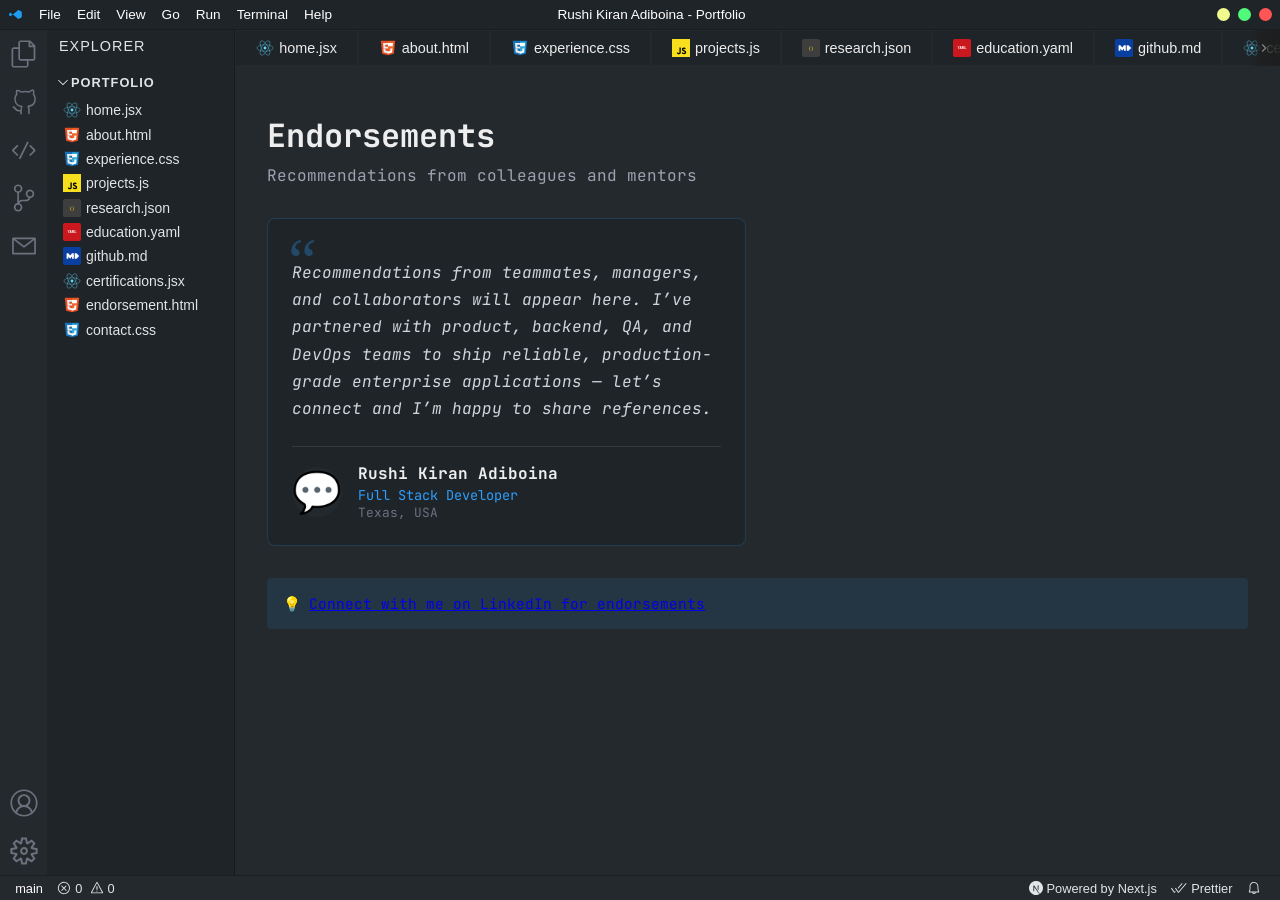
<file: endorsements/index.html>
<!DOCTYPE html><html lang="en"><head><meta charSet="utf-8"/><meta name="viewport" content="width=device-width, initial-scale=1"/><title>Rushi Kiran Adiboina | Endorsements</title><meta name="description" content="Full Stack Developer with 6+ years building scalable enterprise applications across banking, retail, and SaaS using React.js, TypeScript, Java, Spring Boot, microservices, and cloud."/><meta name="keywords" content="full stack developer, rushi kiran adiboina, react, typescript, java, spring boot, node.js, microservices, graphql, kafka, aws, azure, kubernetes, docker, portfolio"/><meta name="robots" content="index, follow"/><link rel="canonical" href="https://rushiadiboina.com"/><meta property="og:type" content="website"/><meta property="og:title" content="Rushi Kiran Adiboina - Full Stack Developer Portfolio"/><meta property="og:description" content="Full Stack Developer with 6+ years building scalable enterprise applications across banking, retail, and SaaS using React.js, TypeScript, Java, Spring Boot, microservices, and cloud."/><meta property="og:image" content="/og-image.svg"/><meta property="og:url" content="https://rushiadiboina.com"/><meta name="twitter:card" content="summary_large_image"/><meta name="twitter:title" content="Rushi Kiran Adiboina - Full Stack Developer Portfolio"/><meta name="twitter:description" content="Full Stack Developer with 6+ years building scalable enterprise applications across banking, retail, and SaaS using React.js, TypeScript, Java, Spring Boot, microservices, and cloud."/><meta name="twitter:image" content="/og-image.svg"/><meta name="next-head-count" content="16"/><link rel="preload" href="/_next/static/css/f7c2f061188b410e.css" as="style"/><link rel="stylesheet" href="/_next/static/css/f7c2f061188b410e.css" data-n-g=""/><link rel="preload" href="/_next/static/css/d7c5a76cfd5843d7.css" as="style"/><link rel="stylesheet" href="/_next/static/css/d7c5a76cfd5843d7.css" data-n-p=""/><noscript data-n-css=""></noscript><script defer="" nomodule="" src="/_next/static/chunks/polyfills-c67a75d1b6f99dc8.js"></script><script src="/_next/static/chunks/webpack-5752944655d749a0.js" defer=""></script><script src="/_next/static/chunks/framework-5f4595e5518b5600.js" defer=""></script><script src="/_next/static/chunks/main-49b82626af984845.js" defer=""></script><script src="/_next/static/chunks/pages/_app-3ab475e18d34a8f5.js" defer=""></script><script src="/_next/static/chunks/pages/endorsements-d7f74a0e92e6a4b2.js" defer=""></script><script src="/_next/static/Ian4soWOJzePv1gdcrckV/_buildManifest.js" defer=""></script><script src="/_next/static/Ian4soWOJzePv1gdcrckV/_ssgManifest.js" defer=""></script></head><body><div id="__next" data-reactroot=""><section class="Titlebar_titlebar__qF029"><img src="/vscode_icon.svg" alt="VSCode Icon" height="15" width="15"/><div class="Titlebar_items__kiyGW"><p>File</p><p>Edit</p><p>View</p><p>Go</p><p>Run</p><p>Terminal</p><p>Help</p></div><p class="Titlebar_title__JRI8S">Rushi Kiran Adiboina<!-- --> - Portfolio</p><div class="Titlebar_windowButtons__fwpk_" aria-hidden="true"><span class="Titlebar_minimize__lFuJ1" aria-label="Minimize"></span><span class="Titlebar_maximize__hjViL" aria-label="Maximize"></span><span class="Titlebar_close__32yPf" aria-label="Close"></span></div></section><div class="Layout_main__c1pHS"><aside class="Sidebar_sidebar__gyKt1"><div><div class="Sidebar_iconContainer__r8abM false"><svg viewBox="0 0 24 24" xmlns="http://www.w3.org/2000/svg" fill="rgb(106, 115, 125)" class="Sidebar_icon__czDJe" aria-hidden="true"><path d="M17.5 0h-9L7 1.5V6H2.5L1 7.5v15.07L2.5 24h12.07L16 22.57V18h4.7l1.3-1.43V4.5L17.5 0zm0 2.12l2.38 2.38H17.5V2.12zm-3 20.38h-12v-15H7v9.07L8.5 18h6v4.5zm6-6h-12v-15H16V6h4.5v10.5z"></path></svg></div><div class="Sidebar_iconContainer__r8abM false"><svg viewBox="0 0 24 24" xmlns="http://www.w3.org/2000/svg" fill="rgb(106, 115, 125)" class="Sidebar_icon__czDJe" aria-hidden="true"><path d="M21.035 5.257c.91 1.092 1.364 2.366 1.364 3.822 0 5.277-3.002 6.824-5.823 7.279.364.637.455 1.365.455 2.093v3.73c0 .455-.273.728-.637.728a.718.718 0 01-.728-.728v-3.73a2.497 2.497 0 00-.728-2.093l.455-1.183c2.821-.364 5.733-1.274 5.733-6.187 0-1.183-.455-2.275-1.274-3.185l-.182-.727a4.04 4.04 0 00.09-2.73c-.454.09-1.364.273-2.91 1.365l-.547.09a13.307 13.307 0 00-6.55 0l-.547-.09C7.57 2.71 6.66 2.437 6.204 2.437c-.273.91-.273 1.91.09 2.73l-.181.727c-.91.91-1.365 2.093-1.365 3.185 0 4.822 2.73 5.823 5.732 6.187l.364 1.183c-.546.546-.819 1.274-.728 2.002v3.821a.718.718 0 01-.728.728.718.718 0 01-.728-.728V20.18c-3.002.637-4.185-.91-5.095-2.092-.455-.546-.819-1.001-1.274-1.092-.09-.091-.364-.455-.273-.819.091-.364.455-.637.82-.455.91.182 1.455.91 2 1.547.82 1.092 1.639 2.092 4.095 1.547v-.364c-.09-.728.091-1.456.455-2.093-2.73-.546-5.914-2.093-5.914-7.279 0-1.456.455-2.73 1.365-3.822-.273-1.273-.182-2.638.273-3.73l.455-.364C5.749 1.073 7.023.8 9.66 2.437a13.673 13.673 0 016.642 0C18.851.708 20.216.98 20.398 1.072l.455.364c.455 1.274.546 2.548.182 3.821z"></path></svg></div><div class="Sidebar_iconContainer__r8abM false"><svg viewBox="0 0 16 16" xmlns="http://www.w3.org/2000/svg" fill="rgb(106, 115, 125)" class="Sidebar_icon__czDJe" aria-hidden="true"><path d="M4.708 5.578L2.061 8.224l2.647 2.646-.708.708-3-3V7.87l3-3 .708.708zm7-.708L11 5.578l2.647 2.646L11 10.87l.708.708 3-3V7.87l-3-3zM4.908 13l.894.448 5-10L9.908 3l-5 10z"></path></svg></div><div class="Sidebar_iconContainer__r8abM false"><svg viewBox="0 0 24 24" xmlns="http://www.w3.org/2000/svg" fill="rgb(106, 115, 125)" class="Sidebar_icon__czDJe" aria-hidden="true"><path d="M21.007 8.222A3.738 3.738 0 0 0 15.045 5.2a3.737 3.737 0 0 0 1.156 6.583 2.988 2.988 0 0 1-2.668 1.67h-2.99a4.456 4.456 0 0 0-2.989 1.165V7.4a3.737 3.737 0 1 0-1.494 0v9.117a3.776 3.776 0 1 0 1.816.099 2.99 2.99 0 0 1 2.668-1.667h2.99a4.484 4.484 0 0 0 4.223-3.039 3.736 3.736 0 0 0 3.25-3.687zM4.565 3.738a2.242 2.242 0 1 1 4.484 0 2.242 2.242 0 0 1-4.484 0zm4.484 16.441a2.242 2.242 0 1 1-4.484 0 2.242 2.242 0 0 1 4.484 0zm8.221-9.715a2.242 2.242 0 1 1 0-4.485 2.242 2.242 0 0 1 0 4.485z"></path></svg></div><div class="Sidebar_iconContainer__r8abM false"><svg viewBox="0 0 16 16" xmlns="http://www.w3.org/2000/svg" fill="rgb(106, 115, 125)" class="Sidebar_icon__czDJe" aria-hidden="true"><path fill-rule="evenodd" clip-rule="evenodd" d="M1 3.5l.5-.5h13l.5.5v9l-.5.5h-13l-.5-.5v-9zm1 1.035V12h12V4.536L8.31 8.9H7.7L2 4.535zM13.03 4H2.97L8 7.869 13.03 4z"></path></svg></div></div><div><div class="Sidebar_iconContainer__r8abM"><svg viewBox="0 0 16 16" xmlns="http://www.w3.org/2000/svg" fill="rgb(106, 115, 125)" class="Sidebar_icon__czDJe" aria-hidden="true"><path d="M16 7.992C16 3.58 12.416 0 8 0S0 3.58 0 7.992c0 2.43 1.104 4.62 2.832 6.09.016.016.032.016.032.032.144.112.288.224.448.336.08.048.144.111.224.175A7.98 7.98 0 008.016 16a7.98 7.98 0 004.48-1.375c.08-.048.144-.111.224-.16.144-.111.304-.223.448-.335.016-.016.032-.016.032-.032 1.696-1.487 2.8-3.676 2.8-6.106zm-8 7.001c-1.504 0-2.88-.48-4.016-1.279.016-.128.048-.255.08-.383a4.17 4.17 0 01.416-.991c.176-.304.384-.576.64-.816.24-.24.528-.463.816-.639.304-.176.624-.304.976-.4A4.15 4.15 0 018 10.342a4.185 4.185 0 012.928 1.166c.368.368.656.8.864 1.295.112.288.192.592.24.911A7.03 7.03 0 018 14.993zm-2.448-7.4a2.49 2.49 0 01-.208-1.024c0-.351.064-.703.208-1.023.144-.32.336-.607.576-.847.24-.24.528-.431.848-.575.32-.144.672-.208 1.024-.208.368 0 .704.064 1.024.208.32.144.608.336.848.575.24.24.432.528.576.847.144.32.208.672.208 1.023 0 .368-.064.704-.208 1.023a2.84 2.84 0 01-.576.848 2.84 2.84 0 01-.848.575 2.715 2.715 0 01-2.064 0 2.84 2.84 0 01-.848-.575 2.526 2.526 0 01-.56-.848zm7.424 5.306c0-.032-.016-.048-.016-.08a5.22 5.22 0 00-.688-1.406 4.883 4.883 0 00-1.088-1.135 5.207 5.207 0 00-1.04-.608 2.82 2.82 0 00.464-.383 4.2 4.2 0 00.624-.784 3.624 3.624 0 00.528-1.934 3.71 3.71 0 00-.288-1.47 3.799 3.799 0 00-.816-1.199 3.845 3.845 0 00-1.2-.8 3.72 3.72 0 00-1.472-.287 3.72 3.72 0 00-1.472.288 3.631 3.631 0 00-1.2.815 3.84 3.84 0 00-.8 1.199 3.71 3.71 0 00-.288 1.47c0 .352.048.688.144 1.007.096.336.224.64.4.927.16.288.384.544.624.784.144.144.304.271.48.383a5.12 5.12 0 00-1.04.624c-.416.32-.784.703-1.088 1.119a4.999 4.999 0 00-.688 1.406c-.016.032-.016.064-.016.08C1.776 11.636.992 9.91.992 7.992.992 4.14 4.144.991 8 .991s7.008 3.149 7.008 7.001a6.96 6.96 0 01-2.032 4.907z"></path></svg></div><div class="Sidebar_iconContainer__r8abM"><svg viewBox="0 0 24 24" xmlns="http://www.w3.org/2000/svg" fill="rgb(106, 115, 125)" class="Sidebar_icon__czDJe" aria-hidden="true"><path fill-rule="evenodd" clip-rule="evenodd" d="M19.85 8.75l4.15.83v4.84l-4.15.83 2.35 3.52-3.43 3.43-3.52-2.35-.83 4.15H9.58l-.83-4.15-3.52 2.35-3.43-3.43 2.35-3.52L0 14.42V9.58l4.15-.83L1.8 5.23 5.23 1.8l3.52 2.35L9.58 0h4.84l.83 4.15 3.52-2.35 3.43 3.43-2.35 3.52zm-1.57 5.07l4-.81v-2l-4-.81-.54-1.3 2.29-3.43-1.43-1.43-3.43 2.29-1.3-.54-.81-4h-2l-.81 4-1.3.54-3.43-2.29-1.43 1.43L6.38 8.9l-.54 1.3-4 .81v2l4 .81.54 1.3-2.29 3.43 1.43 1.43 3.43-2.29 1.3.54.81 4h2l.81-4 1.3-.54 3.43 2.29 1.43-1.43-2.29-3.43.54-1.3zm-8.186-4.672A3.43 3.43 0 0112 8.57 3.44 3.44 0 0115.43 12a3.43 3.43 0 11-5.336-2.852zm.956 4.274c.281.188.612.288.95.288A1.7 1.7 0 0013.71 12a1.71 1.71 0 10-2.66 1.422z"></path></svg></div></div></aside><div class="Explorer_explorer__MYKPT"><p class="Explorer_title__SAx86">Explorer</p><div><input type="checkbox" class="Explorer_checkbox__K21K5" id="portfolio-checkbox" checked=""/><label for="portfolio-checkbox" class="Explorer_heading__YLwUA"><svg width="16" height="16" viewBox="0 0 16 16" xmlns="http://www.w3.org/2000/svg" fill="currentColor" class="Explorer_chevron__PFE0_" style="transform:rotate(90deg)"><path fill-rule="evenodd" clip-rule="evenodd" d="M10.072 8.024L5.715 3.667l.618-.62L11 7.716v.618L6.333 13l-.618-.619 4.357-4.357z"></path></svg>Portfolio</label><div class="Explorer_files__1BcBi" style="display:block"><div class="Explorer_file__Strqx"><img src="/react_icon.svg" alt="home.jsx" height="18" width="18"/> <p>home.jsx</p></div><div class="Explorer_file__Strqx"><img src="/html_icon.svg" alt="about.html" height="18" width="18"/> <p>about.html</p></div><div class="Explorer_file__Strqx"><img src="/css_icon.svg" alt="experience.css" height="18" width="18"/> <p>experience.css</p></div><div class="Explorer_file__Strqx"><img src="/js_icon.svg" alt="projects.js" height="18" width="18"/> <p>projects.js</p></div><div class="Explorer_file__Strqx"><img src="/json_icon.svg" alt="research.json" height="18" width="18"/> <p>research.json</p></div><div class="Explorer_file__Strqx"><img src="/yaml_icon.svg" alt="education.yaml" height="18" width="18"/> <p>education.yaml</p></div><div class="Explorer_file__Strqx"><img src="/markdown_icon.svg" alt="github.md" height="18" width="18"/> <p>github.md</p></div><div class="Explorer_file__Strqx"><img src="/react_icon.svg" alt="certifications.jsx" height="18" width="18"/> <p>certifications.jsx</p></div><div class="Explorer_file__Strqx"><img src="/html_icon.svg" alt="endorsement.html" height="18" width="18"/> <p>endorsement.html</p></div><div class="Explorer_file__Strqx"><img src="/css_icon.svg" alt="contact.css" height="18" width="18"/> <p>contact.css</p></div></div></div></div><div style="width:100%;overflow:hidden;position:relative"><div class="Tabsbar_tabsContainer__SaD97"><div class="Tabsbar_tabs__A5mro"><div class="Tab_tab__oZcQ_ false"><img src="/react_icon.svg" alt="home.jsx file icon" height="18" width="18"/><p>home.jsx</p></div><div class="Tab_tab__oZcQ_ false"><img src="/html_icon.svg" alt="about.html file icon" height="18" width="18"/><p>about.html</p></div><div class="Tab_tab__oZcQ_ false"><img src="/css_icon.svg" alt="experience.css file icon" height="18" width="18"/><p>experience.css</p></div><div class="Tab_tab__oZcQ_ false"><img src="/js_icon.svg" alt="projects.js file icon" height="18" width="18"/><p>projects.js</p></div><div class="Tab_tab__oZcQ_ false"><img src="/json_icon.svg" alt="research.json file icon" height="18" width="18"/><p>research.json</p></div><div class="Tab_tab__oZcQ_ false"><img src="/yaml_icon.svg" alt="education.yaml file icon" height="18" width="18"/><p>education.yaml</p></div><div class="Tab_tab__oZcQ_ false"><img src="/markdown_icon.svg" alt="github.md file icon" height="18" width="18"/><p>github.md</p></div><div class="Tab_tab__oZcQ_ false"><img src="/react_icon.svg" alt="certifications.jsx file icon" height="18" width="18"/><p>certifications.jsx</p></div><div class="Tab_tab__oZcQ_ Tab_active__n8qKl"><img src="/html_icon.svg" alt="endorsement.html file icon" height="18" width="18"/><p>endorsement.html</p></div><div class="Tab_tab__oZcQ_ false"><img src="/css_icon.svg" alt="contact.css file icon" height="18" width="18"/><p>contact.css</p></div></div></div><main id="main-editor" class="Layout_content__RNbd0"><div class="EndorsementsPage_container__k2onW"><h2 class="EndorsementsPage_heading__QdLJ0">Endorsements</h2><p class="EndorsementsPage_subtitle__1ClEg">Recommendations from colleagues and mentors</p><div class="EndorsementsPage_grid__ZwbK9"><div class="EndorsementsPage_card__EPp8Z"><div class="EndorsementsPage_quote__iPtOB">“</div><p class="EndorsementsPage_text__6__uT">Recommendations from teammates, managers, and collaborators will appear here. I’ve partnered with product, backend, QA, and DevOps teams to ship reliable, production-grade enterprise applications — let’s connect and I’m happy to share references.</p><div class="EndorsementsPage_author__IvQt9"><div class="EndorsementsPage_avatar__KSBXt">💬</div><div class="EndorsementsPage_info__Hf4CO"><h4 class="EndorsementsPage_name__B2Hjy">Rushi Kiran Adiboina</h4><p class="EndorsementsPage_title__F5Zq4">Full Stack Developer</p><p class="EndorsementsPage_company__ig6oI">Texas, USA</p></div></div></div></div><p class="EndorsementsPage_note__CgVmk"><span>💡</span><a href="https://www.linkedin.com/in/rushi-adiboina/" target="_blank" rel="noopener noreferrer">Connect with me on LinkedIn for endorsements</a></p></div></main></div></div><footer class="Bottombar_bottomBar__QVIne"><div class="Bottombar_container__v_l0M"><a href="https://github.com/Rushikiran123" target="_blank" rel="noreferrer noopener" class="Bottombar_section___NTJA"><svg viewBox="0 0 24 24" xmlns="http://www.w3.org/2000/svg" fill="currentColor" class="Bottombar_icon__zdqmH"><path d="M21.007 8.222A3.738 3.738 0 0 0 15.045 5.2a3.737 3.737 0 0 0 1.156 6.583 2.988 2.988 0 0 1-2.668 1.67h-2.99a4.456 4.456 0 0 0-2.989 1.165V7.4a3.737 3.737 0 1 0-1.494 0v9.117a3.776 3.776 0 1 0 1.816.099 2.99 2.99 0 0 1 2.668-1.667h2.99a4.484 4.484 0 0 0 4.223-3.039 3.736 3.736 0 0 0 3.25-3.687zM4.565 3.738a2.242 2.242 0 1 1 4.484 0 2.242 2.242 0 0 1-4.484 0zm4.484 16.441a2.242 2.242 0 1 1-4.484 0 2.242 2.242 0 0 1 4.484 0zm8.221-9.715a2.242 2.242 0 1 1 0-4.485 2.242 2.242 0 0 1 0 4.485z"></path></svg><p>main</p></a><div class="Bottombar_section___NTJA"><svg width="14" height="14" viewBox="0 0 16 16" xmlns="http://www.w3.org/2000/svg" fill="currentColor" class="Bottombar_icon__zdqmH"><path fill-rule="evenodd" clip-rule="evenodd" d="M8.6 1c1.6.1 3.1.9 4.2 2 1.3 1.4 2 3.1 2 5.1 0 1.6-.6 3.1-1.6 4.4-1 1.2-2.4 2.1-4 2.4-1.6.3-3.2.1-4.6-.7-1.4-.8-2.5-2-3.1-3.5C.9 9.2.8 7.5 1.3 6c.5-1.6 1.4-2.9 2.8-3.8C5.4 1.3 7 .9 8.6 1zm.5 12.9c1.3-.3 2.5-1 3.4-2.1.8-1.1 1.3-2.4 1.2-3.8 0-1.6-.6-3.2-1.7-4.3-1-1-2.2-1.6-3.6-1.7-1.3-.1-2.7.2-3.8 1-1.1.8-1.9 1.9-2.3 3.3-.4 1.3-.4 2.7.2 4 .6 1.3 1.5 2.3 2.7 3 1.2.7 2.6.9 3.9.6zM7.9 7.5L10.3 5l.7.7-2.4 2.5 2.4 2.5-.7.7-2.4-2.5-2.4 2.5-.7-.7 2.4-2.5-2.4-2.5.7-.7 2.4 2.5z"></path></svg><p>0</p>  <svg width="14" height="14" viewBox="0 0 16 16" xmlns="http://www.w3.org/2000/svg" fill="currentColor" class="Bottombar_icon__zdqmH"><path fill-rule="evenodd" clip-rule="evenodd" d="M7.56 1h.88l6.54 12.26-.44.74H1.44L1 13.26 7.56 1zM8 2.28L2.28 13H13.7L8 2.28zM8.625 12v-1h-1.25v1h1.25zm-1.25-2V6h1.25v4h-1.25z"></path></svg><p>0</p></div></div><div class="Bottombar_container__v_l0M"><div class="Bottombar_section___NTJA"><svg width="14" fill="currentColor" viewBox="0 0 24 24" xmlns="http://www.w3.org/2000/svg" class="Bottombar_icon__zdqmH"><path d="M11.572 0c-.176 0-.31.001-.358.007a19.76 19.76 0 0 1-.364.033C7.443.346 4.25 2.185 2.228 5.012a11.875 11.875 0 0 0-2.119 5.243c-.096.659-.108.854-.108 1.747s.012 1.089.108 1.748c.652 4.506 3.86 8.292 8.209 9.695.779.25 1.6.422 2.534.525.363.04 1.935.04 2.299 0 1.611-.178 2.977-.577 4.323-1.264.207-.106.247-.134.219-.158-.02-.013-.9-1.193-1.955-2.62l-1.919-2.592-2.404-3.558a338.739 338.739 0 0 0-2.422-3.556c-.009-.002-.018 1.579-.023 3.51-.007 3.38-.01 3.515-.052 3.595a.426.426 0 0 1-.206.214c-.075.037-.14.044-.495.044H7.81l-.108-.068a.438.438 0 0 1-.157-.171l-.05-.106.006-4.703.007-4.705.072-.092a.645.645 0 0 1 .174-.143c.096-.047.134-.051.54-.051.478 0 .558.018.682.154.035.038 1.337 1.999 2.895 4.361a10760.433 10760.433 0 0 0 4.735 7.17l1.9 2.879.096-.063a12.317 12.317 0 0 0 2.466-2.163 11.944 11.944 0 0 0 2.824-6.134c.096-.66.108-.854.108-1.748 0-.893-.012-1.088-.108-1.747-.652-4.506-3.859-8.292-8.208-9.695a12.597 12.597 0 0 0-2.499-.523A33.119 33.119 0 0 0 11.573 0zm4.069 7.217c.347 0 .408.005.486.047a.473.473 0 0 1 .237.277c.018.06.023 1.365.018 4.304l-.006 4.218-.744-1.14-.746-1.14v-3.066c0-1.982.01-3.097.023-3.15a.478.478 0 0 1 .233-.296c.096-.05.13-.054.5-.054z"></path></svg><p>Powered by Next.js</p></div><div class="Bottombar_section___NTJA"><svg width="16" height="16" xmlns="http://www.w3.org/2000/svg" fill="currentColor" class="Bottombar_icon__zdqmH"><path fill-rule="evenodd" clip-rule="evenodd" d="M15.62 3.596 7.815 12.81l-.728-.033L4 8.382l.754-.53 2.744 3.907L14.917 3l.703.596z"></path><path fill-rule="evenodd" clip-rule="evenodd" d="m7.234 8.774 4.386-5.178L10.917 3l-4.23 4.994.547.78zm-1.55.403.548.78-.547-.78zm-1.617 1.91.547.78-.799.943-.728-.033L0 8.382l.754-.53 2.744 3.907.57-.672z"></path></svg><p>Prettier</p></div><div class="Bottombar_section___NTJA"><svg width="14" height="14" viewBox="0 0 16 16" xmlns="http://www.w3.org/2000/svg" fill="currentColor" aria-label="Notifications"><path d="M13.377 10.573a7.63 7.63 0 01-.383-2.38V6.195a5.115 5.115 0 00-1.268-3.446 5.138 5.138 0 00-3.242-1.722c-.694-.072-1.4 0-2.07.227-.67.215-1.28.574-1.794 1.053a4.923 4.923 0 00-1.208 1.675 5.067 5.067 0 00-.431 2.022v2.2a7.61 7.61 0 01-.383 2.37L2 12.343l.479.658h3.505c0 .526.215 1.04.586 1.412.37.37.885.586 1.412.586.526 0 1.04-.215 1.411-.586s.587-.886.587-1.412h3.505l.478-.658-.586-1.77zm-4.69 3.147a.997.997 0 01-.705.299.997.997 0 01-.706-.3.997.997 0 01-.3-.705h1.999a.939.939 0 01-.287.706zm-5.515-1.71l.371-1.114a8.633 8.633 0 00.443-2.691V6.004c0-.563.12-1.113.347-1.616.227-.514.55-.969.969-1.34.419-.382.91-.67 1.436-.837.538-.18 1.1-.24 1.65-.18a4.147 4.147 0 012.597 1.4 4.133 4.133 0 011.004 2.776v2.01c0 .909.144 1.818.443 2.691l.371 1.113h-9.63v-.012z"></path></svg></div></div></footer></div><script id="__NEXT_DATA__" type="application/json">{"props":{"pageProps":{"title":"Endorsements"},"__N_SSG":true},"page":"/endorsements","query":{},"buildId":"Ian4soWOJzePv1gdcrckV","isFallback":false,"gsp":true,"scriptLoader":[]}</script></body></html>
</file>
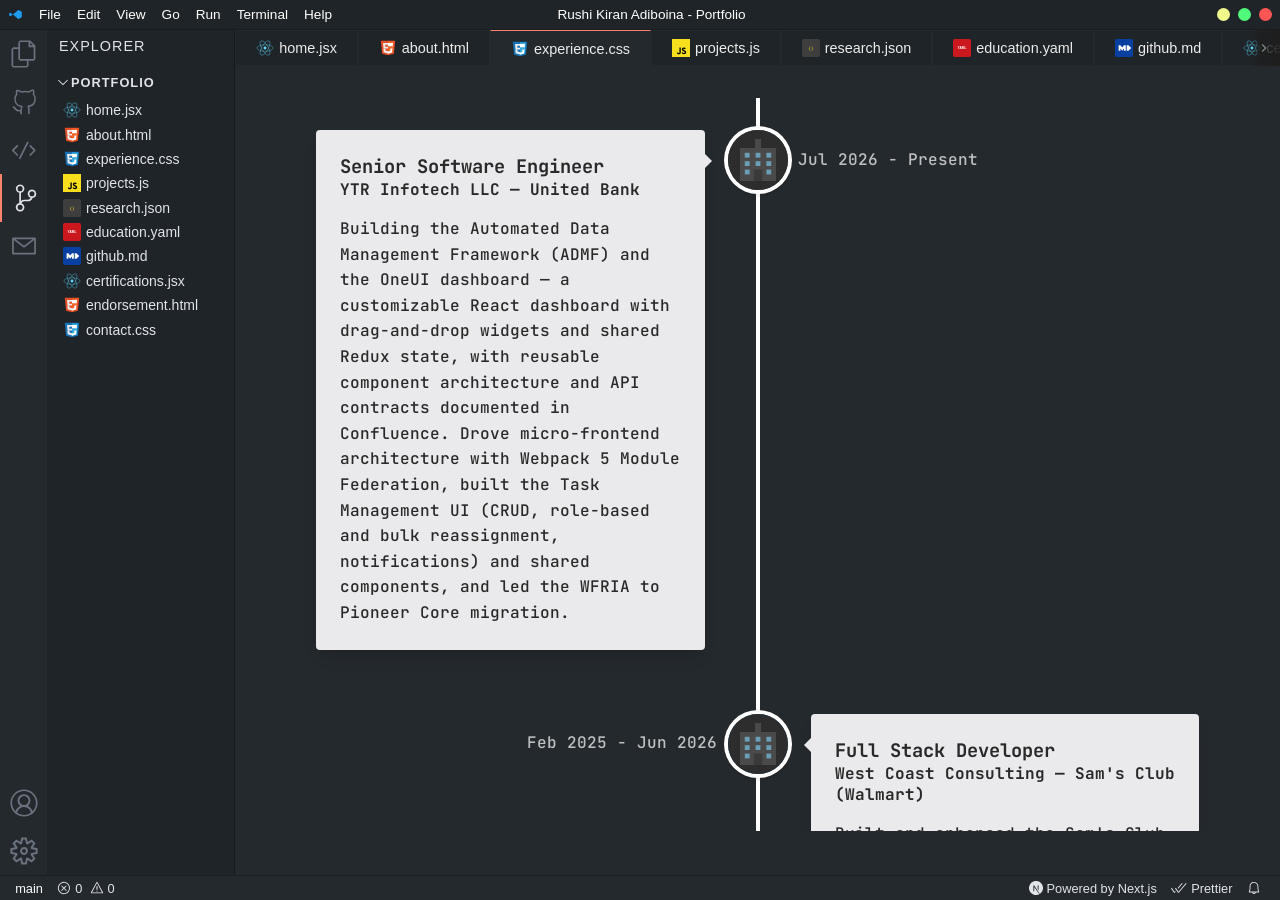
<file: experience/index.html>
<!DOCTYPE html><html lang="en"><head><meta charSet="utf-8"/><meta name="viewport" content="width=device-width, initial-scale=1"/><title>Rushi Kiran Adiboina | Experience</title><meta name="description" content="Full Stack Developer with 6+ years building scalable enterprise applications across banking, retail, and SaaS using React.js, TypeScript, Java, Spring Boot, microservices, and cloud."/><meta name="keywords" content="full stack developer, rushi kiran adiboina, react, typescript, java, spring boot, node.js, microservices, graphql, kafka, aws, azure, kubernetes, docker, portfolio"/><meta name="robots" content="index, follow"/><link rel="canonical" href="https://rushiadiboina.com"/><meta property="og:type" content="website"/><meta property="og:title" content="Rushi Kiran Adiboina - Full Stack Developer Portfolio"/><meta property="og:description" content="Full Stack Developer with 6+ years building scalable enterprise applications across banking, retail, and SaaS using React.js, TypeScript, Java, Spring Boot, microservices, and cloud."/><meta property="og:image" content="/og-image.svg"/><meta property="og:url" content="https://rushiadiboina.com"/><meta name="twitter:card" content="summary_large_image"/><meta name="twitter:title" content="Rushi Kiran Adiboina - Full Stack Developer Portfolio"/><meta name="twitter:description" content="Full Stack Developer with 6+ years building scalable enterprise applications across banking, retail, and SaaS using React.js, TypeScript, Java, Spring Boot, microservices, and cloud."/><meta name="twitter:image" content="/og-image.svg"/><meta name="next-head-count" content="16"/><link rel="preload" href="/_next/static/css/f7c2f061188b410e.css" as="style"/><link rel="stylesheet" href="/_next/static/css/f7c2f061188b410e.css" data-n-g=""/><link rel="preload" href="/_next/static/css/17bee90c2430b3fd.css" as="style"/><link rel="stylesheet" href="/_next/static/css/17bee90c2430b3fd.css" data-n-p=""/><noscript data-n-css=""></noscript><script defer="" nomodule="" src="/_next/static/chunks/polyfills-c67a75d1b6f99dc8.js"></script><script src="/_next/static/chunks/webpack-5752944655d749a0.js" defer=""></script><script src="/_next/static/chunks/framework-5f4595e5518b5600.js" defer=""></script><script src="/_next/static/chunks/main-49b82626af984845.js" defer=""></script><script src="/_next/static/chunks/pages/_app-3ab475e18d34a8f5.js" defer=""></script><script src="/_next/static/chunks/520-44d06ad0a46c9836.js" defer=""></script><script src="/_next/static/chunks/pages/experience-de1d5d0fb219b922.js" defer=""></script><script src="/_next/static/Ian4soWOJzePv1gdcrckV/_buildManifest.js" defer=""></script><script src="/_next/static/Ian4soWOJzePv1gdcrckV/_ssgManifest.js" defer=""></script></head><body><div id="__next" data-reactroot=""><section class="Titlebar_titlebar__qF029"><img src="/vscode_icon.svg" alt="VSCode Icon" height="15" width="15"/><div class="Titlebar_items__kiyGW"><p>File</p><p>Edit</p><p>View</p><p>Go</p><p>Run</p><p>Terminal</p><p>Help</p></div><p class="Titlebar_title__JRI8S">Rushi Kiran Adiboina<!-- --> - Portfolio</p><div class="Titlebar_windowButtons__fwpk_" aria-hidden="true"><span class="Titlebar_minimize__lFuJ1" aria-label="Minimize"></span><span class="Titlebar_maximize__hjViL" aria-label="Maximize"></span><span class="Titlebar_close__32yPf" aria-label="Close"></span></div></section><div class="Layout_main__c1pHS"><aside class="Sidebar_sidebar__gyKt1"><div><div class="Sidebar_iconContainer__r8abM false"><svg viewBox="0 0 24 24" xmlns="http://www.w3.org/2000/svg" fill="rgb(106, 115, 125)" class="Sidebar_icon__czDJe" aria-hidden="true"><path d="M17.5 0h-9L7 1.5V6H2.5L1 7.5v15.07L2.5 24h12.07L16 22.57V18h4.7l1.3-1.43V4.5L17.5 0zm0 2.12l2.38 2.38H17.5V2.12zm-3 20.38h-12v-15H7v9.07L8.5 18h6v4.5zm6-6h-12v-15H16V6h4.5v10.5z"></path></svg></div><div class="Sidebar_iconContainer__r8abM false"><svg viewBox="0 0 24 24" xmlns="http://www.w3.org/2000/svg" fill="rgb(106, 115, 125)" class="Sidebar_icon__czDJe" aria-hidden="true"><path d="M21.035 5.257c.91 1.092 1.364 2.366 1.364 3.822 0 5.277-3.002 6.824-5.823 7.279.364.637.455 1.365.455 2.093v3.73c0 .455-.273.728-.637.728a.718.718 0 01-.728-.728v-3.73a2.497 2.497 0 00-.728-2.093l.455-1.183c2.821-.364 5.733-1.274 5.733-6.187 0-1.183-.455-2.275-1.274-3.185l-.182-.727a4.04 4.04 0 00.09-2.73c-.454.09-1.364.273-2.91 1.365l-.547.09a13.307 13.307 0 00-6.55 0l-.547-.09C7.57 2.71 6.66 2.437 6.204 2.437c-.273.91-.273 1.91.09 2.73l-.181.727c-.91.91-1.365 2.093-1.365 3.185 0 4.822 2.73 5.823 5.732 6.187l.364 1.183c-.546.546-.819 1.274-.728 2.002v3.821a.718.718 0 01-.728.728.718.718 0 01-.728-.728V20.18c-3.002.637-4.185-.91-5.095-2.092-.455-.546-.819-1.001-1.274-1.092-.09-.091-.364-.455-.273-.819.091-.364.455-.637.82-.455.91.182 1.455.91 2 1.547.82 1.092 1.639 2.092 4.095 1.547v-.364c-.09-.728.091-1.456.455-2.093-2.73-.546-5.914-2.093-5.914-7.279 0-1.456.455-2.73 1.365-3.822-.273-1.273-.182-2.638.273-3.73l.455-.364C5.749 1.073 7.023.8 9.66 2.437a13.673 13.673 0 016.642 0C18.851.708 20.216.98 20.398 1.072l.455.364c.455 1.274.546 2.548.182 3.821z"></path></svg></div><div class="Sidebar_iconContainer__r8abM false"><svg viewBox="0 0 16 16" xmlns="http://www.w3.org/2000/svg" fill="rgb(106, 115, 125)" class="Sidebar_icon__czDJe" aria-hidden="true"><path d="M4.708 5.578L2.061 8.224l2.647 2.646-.708.708-3-3V7.87l3-3 .708.708zm7-.708L11 5.578l2.647 2.646L11 10.87l.708.708 3-3V7.87l-3-3zM4.908 13l.894.448 5-10L9.908 3l-5 10z"></path></svg></div><div class="Sidebar_iconContainer__r8abM Sidebar_active__5C3S5"><svg viewBox="0 0 24 24" xmlns="http://www.w3.org/2000/svg" fill="rgb(225, 228, 232)" class="Sidebar_icon__czDJe" aria-hidden="true"><path d="M21.007 8.222A3.738 3.738 0 0 0 15.045 5.2a3.737 3.737 0 0 0 1.156 6.583 2.988 2.988 0 0 1-2.668 1.67h-2.99a4.456 4.456 0 0 0-2.989 1.165V7.4a3.737 3.737 0 1 0-1.494 0v9.117a3.776 3.776 0 1 0 1.816.099 2.99 2.99 0 0 1 2.668-1.667h2.99a4.484 4.484 0 0 0 4.223-3.039 3.736 3.736 0 0 0 3.25-3.687zM4.565 3.738a2.242 2.242 0 1 1 4.484 0 2.242 2.242 0 0 1-4.484 0zm4.484 16.441a2.242 2.242 0 1 1-4.484 0 2.242 2.242 0 0 1 4.484 0zm8.221-9.715a2.242 2.242 0 1 1 0-4.485 2.242 2.242 0 0 1 0 4.485z"></path></svg></div><div class="Sidebar_iconContainer__r8abM false"><svg viewBox="0 0 16 16" xmlns="http://www.w3.org/2000/svg" fill="rgb(106, 115, 125)" class="Sidebar_icon__czDJe" aria-hidden="true"><path fill-rule="evenodd" clip-rule="evenodd" d="M1 3.5l.5-.5h13l.5.5v9l-.5.5h-13l-.5-.5v-9zm1 1.035V12h12V4.536L8.31 8.9H7.7L2 4.535zM13.03 4H2.97L8 7.869 13.03 4z"></path></svg></div></div><div><div class="Sidebar_iconContainer__r8abM"><svg viewBox="0 0 16 16" xmlns="http://www.w3.org/2000/svg" fill="rgb(106, 115, 125)" class="Sidebar_icon__czDJe" aria-hidden="true"><path d="M16 7.992C16 3.58 12.416 0 8 0S0 3.58 0 7.992c0 2.43 1.104 4.62 2.832 6.09.016.016.032.016.032.032.144.112.288.224.448.336.08.048.144.111.224.175A7.98 7.98 0 008.016 16a7.98 7.98 0 004.48-1.375c.08-.048.144-.111.224-.16.144-.111.304-.223.448-.335.016-.016.032-.016.032-.032 1.696-1.487 2.8-3.676 2.8-6.106zm-8 7.001c-1.504 0-2.88-.48-4.016-1.279.016-.128.048-.255.08-.383a4.17 4.17 0 01.416-.991c.176-.304.384-.576.64-.816.24-.24.528-.463.816-.639.304-.176.624-.304.976-.4A4.15 4.15 0 018 10.342a4.185 4.185 0 012.928 1.166c.368.368.656.8.864 1.295.112.288.192.592.24.911A7.03 7.03 0 018 14.993zm-2.448-7.4a2.49 2.49 0 01-.208-1.024c0-.351.064-.703.208-1.023.144-.32.336-.607.576-.847.24-.24.528-.431.848-.575.32-.144.672-.208 1.024-.208.368 0 .704.064 1.024.208.32.144.608.336.848.575.24.24.432.528.576.847.144.32.208.672.208 1.023 0 .368-.064.704-.208 1.023a2.84 2.84 0 01-.576.848 2.84 2.84 0 01-.848.575 2.715 2.715 0 01-2.064 0 2.84 2.84 0 01-.848-.575 2.526 2.526 0 01-.56-.848zm7.424 5.306c0-.032-.016-.048-.016-.08a5.22 5.22 0 00-.688-1.406 4.883 4.883 0 00-1.088-1.135 5.207 5.207 0 00-1.04-.608 2.82 2.82 0 00.464-.383 4.2 4.2 0 00.624-.784 3.624 3.624 0 00.528-1.934 3.71 3.71 0 00-.288-1.47 3.799 3.799 0 00-.816-1.199 3.845 3.845 0 00-1.2-.8 3.72 3.72 0 00-1.472-.287 3.72 3.72 0 00-1.472.288 3.631 3.631 0 00-1.2.815 3.84 3.84 0 00-.8 1.199 3.71 3.71 0 00-.288 1.47c0 .352.048.688.144 1.007.096.336.224.64.4.927.16.288.384.544.624.784.144.144.304.271.48.383a5.12 5.12 0 00-1.04.624c-.416.32-.784.703-1.088 1.119a4.999 4.999 0 00-.688 1.406c-.016.032-.016.064-.016.08C1.776 11.636.992 9.91.992 7.992.992 4.14 4.144.991 8 .991s7.008 3.149 7.008 7.001a6.96 6.96 0 01-2.032 4.907z"></path></svg></div><div class="Sidebar_iconContainer__r8abM"><svg viewBox="0 0 24 24" xmlns="http://www.w3.org/2000/svg" fill="rgb(106, 115, 125)" class="Sidebar_icon__czDJe" aria-hidden="true"><path fill-rule="evenodd" clip-rule="evenodd" d="M19.85 8.75l4.15.83v4.84l-4.15.83 2.35 3.52-3.43 3.43-3.52-2.35-.83 4.15H9.58l-.83-4.15-3.52 2.35-3.43-3.43 2.35-3.52L0 14.42V9.58l4.15-.83L1.8 5.23 5.23 1.8l3.52 2.35L9.58 0h4.84l.83 4.15 3.52-2.35 3.43 3.43-2.35 3.52zm-1.57 5.07l4-.81v-2l-4-.81-.54-1.3 2.29-3.43-1.43-1.43-3.43 2.29-1.3-.54-.81-4h-2l-.81 4-1.3.54-3.43-2.29-1.43 1.43L6.38 8.9l-.54 1.3-4 .81v2l4 .81.54 1.3-2.29 3.43 1.43 1.43 3.43-2.29 1.3.54.81 4h2l.81-4 1.3-.54 3.43 2.29 1.43-1.43-2.29-3.43.54-1.3zm-8.186-4.672A3.43 3.43 0 0112 8.57 3.44 3.44 0 0115.43 12a3.43 3.43 0 11-5.336-2.852zm.956 4.274c.281.188.612.288.95.288A1.7 1.7 0 0013.71 12a1.71 1.71 0 10-2.66 1.422z"></path></svg></div></div></aside><div class="Explorer_explorer__MYKPT"><p class="Explorer_title__SAx86">Explorer</p><div><input type="checkbox" class="Explorer_checkbox__K21K5" id="portfolio-checkbox" checked=""/><label for="portfolio-checkbox" class="Explorer_heading__YLwUA"><svg width="16" height="16" viewBox="0 0 16 16" xmlns="http://www.w3.org/2000/svg" fill="currentColor" class="Explorer_chevron__PFE0_" style="transform:rotate(90deg)"><path fill-rule="evenodd" clip-rule="evenodd" d="M10.072 8.024L5.715 3.667l.618-.62L11 7.716v.618L6.333 13l-.618-.619 4.357-4.357z"></path></svg>Portfolio</label><div class="Explorer_files__1BcBi" style="display:block"><div class="Explorer_file__Strqx"><img src="/react_icon.svg" alt="home.jsx" height="18" width="18"/> <p>home.jsx</p></div><div class="Explorer_file__Strqx"><img src="/html_icon.svg" alt="about.html" height="18" width="18"/> <p>about.html</p></div><div class="Explorer_file__Strqx"><img src="/css_icon.svg" alt="experience.css" height="18" width="18"/> <p>experience.css</p></div><div class="Explorer_file__Strqx"><img src="/js_icon.svg" alt="projects.js" height="18" width="18"/> <p>projects.js</p></div><div class="Explorer_file__Strqx"><img src="/json_icon.svg" alt="research.json" height="18" width="18"/> <p>research.json</p></div><div class="Explorer_file__Strqx"><img src="/yaml_icon.svg" alt="education.yaml" height="18" width="18"/> <p>education.yaml</p></div><div class="Explorer_file__Strqx"><img src="/markdown_icon.svg" alt="github.md" height="18" width="18"/> <p>github.md</p></div><div class="Explorer_file__Strqx"><img src="/react_icon.svg" alt="certifications.jsx" height="18" width="18"/> <p>certifications.jsx</p></div><div class="Explorer_file__Strqx"><img src="/html_icon.svg" alt="endorsement.html" height="18" width="18"/> <p>endorsement.html</p></div><div class="Explorer_file__Strqx"><img src="/css_icon.svg" alt="contact.css" height="18" width="18"/> <p>contact.css</p></div></div></div></div><div style="width:100%;overflow:hidden;position:relative"><div class="Tabsbar_tabsContainer__SaD97"><div class="Tabsbar_tabs__A5mro"><div class="Tab_tab__oZcQ_ false"><img src="/react_icon.svg" alt="home.jsx file icon" height="18" width="18"/><p>home.jsx</p></div><div class="Tab_tab__oZcQ_ false"><img src="/html_icon.svg" alt="about.html file icon" height="18" width="18"/><p>about.html</p></div><div class="Tab_tab__oZcQ_ Tab_active__n8qKl"><img src="/css_icon.svg" alt="experience.css file icon" height="18" width="18"/><p>experience.css</p></div><div class="Tab_tab__oZcQ_ false"><img src="/js_icon.svg" alt="projects.js file icon" height="18" width="18"/><p>projects.js</p></div><div class="Tab_tab__oZcQ_ false"><img src="/json_icon.svg" alt="research.json file icon" height="18" width="18"/><p>research.json</p></div><div class="Tab_tab__oZcQ_ false"><img src="/yaml_icon.svg" alt="education.yaml file icon" height="18" width="18"/><p>education.yaml</p></div><div class="Tab_tab__oZcQ_ false"><img src="/markdown_icon.svg" alt="github.md file icon" height="18" width="18"/><p>github.md</p></div><div class="Tab_tab__oZcQ_ false"><img src="/react_icon.svg" alt="certifications.jsx file icon" height="18" width="18"/><p>certifications.jsx</p></div><div class="Tab_tab__oZcQ_ false"><img src="/html_icon.svg" alt="endorsement.html file icon" height="18" width="18"/><p>endorsement.html</p></div><div class="Tab_tab__oZcQ_ false"><img src="/css_icon.svg" alt="contact.css file icon" height="18" width="18"/><p>contact.css</p></div></div></div><main id="main-editor" class="Layout_content__RNbd0"><div class="vertical-timeline vertical-timeline--animate vertical-timeline--two-columns"><div id="" class="vertical-timeline-element--work vertical-timeline-element"><span style="background:#264653;color:#fff" class="vertical-timeline-element-icon is-hidden"><div class="ExperienceCard_iconContainer__xllJc"><img src="/default-company.svg" alt="YTR Infotech LLC — United Bank" class="ExperienceCard_iconSpan__nUB5f"/></div></span><div style="background:#eaeaec;color:#292929;box-shadow:0 10px 15px -3px rgba(0, 0, 0, 0.1), 0 4px 6px -2px rgba(0, 0, 0, 0.05)" class="vertical-timeline-element-content is-hidden"><div style="border-right:7px solid  #eaeaec" class="vertical-timeline-element-content-arrow"></div><h3 class="vertical-timeline-element-title">Senior Software Engineer</h3><h4 class="vertical-timeline-element-subtitle">YTR Infotech LLC — United Bank</h4><p>Building the Automated Data Management Framework (ADMF) and the OneUI dashboard — a customizable React dashboard with drag-and-drop widgets and shared Redux state, with reusable component architecture and API contracts documented in Confluence.
Drove micro-frontend architecture with Webpack 5 Module Federation, built the Task Management UI (CRUD, role-based and bulk reassignment, notifications) and shared components, and led the WFRIA to Pioneer Core migration.</p><span class="vertical-timeline-element-date"><div class="ExperienceCard_dateStyle__Mbw0M">Jul 2026 - Present</div></span></div></div><div id="" class="vertical-timeline-element--work vertical-timeline-element"><span style="background:#0f4c81;color:#fff" class="vertical-timeline-element-icon is-hidden"><div class="ExperienceCard_iconContainer__xllJc"><img src="/default-company.svg" alt="West Coast Consulting — Sam&#x27;s Club (Walmart)" class="ExperienceCard_iconSpan__nUB5f"/></div></span><div style="background:#eaeaec;color:#292929;box-shadow:0 10px 15px -3px rgba(0, 0, 0, 0.1), 0 4px 6px -2px rgba(0, 0, 0, 0.05)" class="vertical-timeline-element-content is-hidden"><div style="border-right:7px solid  #eaeaec" class="vertical-timeline-element-content-arrow"></div><h3 class="vertical-timeline-element-title">Full Stack Developer</h3><h4 class="vertical-timeline-element-subtitle">West Coast Consulting — Sam&#x27;s Club (Walmart)</h4><p>Built and enhanced the Sam&#x27;s Club Quest Promotions Platform with React.js, TypeScript, Java, Spring Boot and REST APIs — validation guardrails, reusable React/Redux/AG-Grid components, and integrations across 10+ downstream systems.
Implemented Kafka event-driven processing and RAG/Azure OpenAI features, and provided L3/on-call support with Docker, Kubernetes, Azure and CI/CD.</p><span class="vertical-timeline-element-date"><div class="ExperienceCard_dateStyle__Mbw0M">Feb 2025 - Jun 2026</div></span></div></div><div id="" class="vertical-timeline-element--work vertical-timeline-element"><span style="background:#6b7c93;color:#fff" class="vertical-timeline-element-icon is-hidden"><div class="ExperienceCard_iconContainer__xllJc"><img src="/default-company.svg" alt="Tangensis Inc — Bank of America" class="ExperienceCard_iconSpan__nUB5f"/></div></span><div style="background:#eaeaec;color:#292929;box-shadow:0 10px 15px -3px rgba(0, 0, 0, 0.1), 0 4px 6px -2px rgba(0, 0, 0, 0.05)" class="vertical-timeline-element-content is-hidden"><div style="border-right:7px solid  #eaeaec" class="vertical-timeline-element-content-arrow"></div><h3 class="vertical-timeline-element-title">Full Stack Developer</h3><h4 class="vertical-timeline-element-subtitle">Tangensis Inc — Bank of America</h4><p>Owned a large-scale portfolio-management app with React.js, TypeScript and micro-frontend architecture for real-time investment insights; built Node.js/Express REST services and optimized SQL across PostgreSQL, Oracle and SQL Server.
Secured APIs with OAuth 2.0/JWT/RBAC, used AWS IAM, CodePipeline and CloudFormation, and built a RAG-based Agentic AI solution integrated with Confluence.</p><span class="vertical-timeline-element-date"><div class="ExperienceCard_dateStyle__Mbw0M">Jun 2023 - Jan 2025</div></span></div></div><div id="" class="vertical-timeline-element--work vertical-timeline-element"><span style="background:#6b7c93;color:#fff" class="vertical-timeline-element-icon is-hidden"><div class="ExperienceCard_iconContainer__xllJc"><img src="/default-company.svg" alt="Tata Consultancy Services" class="ExperienceCard_iconSpan__nUB5f"/></div></span><div style="background:#eaeaec;color:#292929;box-shadow:0 10px 15px -3px rgba(0, 0, 0, 0.1), 0 4px 6px -2px rgba(0, 0, 0, 0.05)" class="vertical-timeline-element-content is-hidden"><div style="border-right:7px solid  #eaeaec" class="vertical-timeline-element-content-arrow"></div><h3 class="vertical-timeline-element-title">Software Developer</h3><h4 class="vertical-timeline-element-subtitle">Tata Consultancy Services</h4><p>Delivered two enterprise SaaS applications (Gotara, Pulsora) end to end with React.js, Redux, Java, Spring Boot and REST APIs, from development through go-live.
Built Spring Boot/JPA services and optimized PostgreSQL, deployed on AWS EC2/S3/Lambda/API Gateway, containerized with Docker, and tested with JUnit, Mockito and JMeter.</p><span class="vertical-timeline-element-date"><div class="ExperienceCard_dateStyle__Mbw0M">Jan 2020 - Jun 2022</div></span></div></div></div></main></div></div><footer class="Bottombar_bottomBar__QVIne"><div class="Bottombar_container__v_l0M"><a href="https://github.com/Rushikiran123" target="_blank" rel="noreferrer noopener" class="Bottombar_section___NTJA"><svg viewBox="0 0 24 24" xmlns="http://www.w3.org/2000/svg" fill="currentColor" class="Bottombar_icon__zdqmH"><path d="M21.007 8.222A3.738 3.738 0 0 0 15.045 5.2a3.737 3.737 0 0 0 1.156 6.583 2.988 2.988 0 0 1-2.668 1.67h-2.99a4.456 4.456 0 0 0-2.989 1.165V7.4a3.737 3.737 0 1 0-1.494 0v9.117a3.776 3.776 0 1 0 1.816.099 2.99 2.99 0 0 1 2.668-1.667h2.99a4.484 4.484 0 0 0 4.223-3.039 3.736 3.736 0 0 0 3.25-3.687zM4.565 3.738a2.242 2.242 0 1 1 4.484 0 2.242 2.242 0 0 1-4.484 0zm4.484 16.441a2.242 2.242 0 1 1-4.484 0 2.242 2.242 0 0 1 4.484 0zm8.221-9.715a2.242 2.242 0 1 1 0-4.485 2.242 2.242 0 0 1 0 4.485z"></path></svg><p>main</p></a><div class="Bottombar_section___NTJA"><svg width="14" height="14" viewBox="0 0 16 16" xmlns="http://www.w3.org/2000/svg" fill="currentColor" class="Bottombar_icon__zdqmH"><path fill-rule="evenodd" clip-rule="evenodd" d="M8.6 1c1.6.1 3.1.9 4.2 2 1.3 1.4 2 3.1 2 5.1 0 1.6-.6 3.1-1.6 4.4-1 1.2-2.4 2.1-4 2.4-1.6.3-3.2.1-4.6-.7-1.4-.8-2.5-2-3.1-3.5C.9 9.2.8 7.5 1.3 6c.5-1.6 1.4-2.9 2.8-3.8C5.4 1.3 7 .9 8.6 1zm.5 12.9c1.3-.3 2.5-1 3.4-2.1.8-1.1 1.3-2.4 1.2-3.8 0-1.6-.6-3.2-1.7-4.3-1-1-2.2-1.6-3.6-1.7-1.3-.1-2.7.2-3.8 1-1.1.8-1.9 1.9-2.3 3.3-.4 1.3-.4 2.7.2 4 .6 1.3 1.5 2.3 2.7 3 1.2.7 2.6.9 3.9.6zM7.9 7.5L10.3 5l.7.7-2.4 2.5 2.4 2.5-.7.7-2.4-2.5-2.4 2.5-.7-.7 2.4-2.5-2.4-2.5.7-.7 2.4 2.5z"></path></svg><p>0</p>  <svg width="14" height="14" viewBox="0 0 16 16" xmlns="http://www.w3.org/2000/svg" fill="currentColor" class="Bottombar_icon__zdqmH"><path fill-rule="evenodd" clip-rule="evenodd" d="M7.56 1h.88l6.54 12.26-.44.74H1.44L1 13.26 7.56 1zM8 2.28L2.28 13H13.7L8 2.28zM8.625 12v-1h-1.25v1h1.25zm-1.25-2V6h1.25v4h-1.25z"></path></svg><p>0</p></div></div><div class="Bottombar_container__v_l0M"><div class="Bottombar_section___NTJA"><svg width="14" fill="currentColor" viewBox="0 0 24 24" xmlns="http://www.w3.org/2000/svg" class="Bottombar_icon__zdqmH"><path d="M11.572 0c-.176 0-.31.001-.358.007a19.76 19.76 0 0 1-.364.033C7.443.346 4.25 2.185 2.228 5.012a11.875 11.875 0 0 0-2.119 5.243c-.096.659-.108.854-.108 1.747s.012 1.089.108 1.748c.652 4.506 3.86 8.292 8.209 9.695.779.25 1.6.422 2.534.525.363.04 1.935.04 2.299 0 1.611-.178 2.977-.577 4.323-1.264.207-.106.247-.134.219-.158-.02-.013-.9-1.193-1.955-2.62l-1.919-2.592-2.404-3.558a338.739 338.739 0 0 0-2.422-3.556c-.009-.002-.018 1.579-.023 3.51-.007 3.38-.01 3.515-.052 3.595a.426.426 0 0 1-.206.214c-.075.037-.14.044-.495.044H7.81l-.108-.068a.438.438 0 0 1-.157-.171l-.05-.106.006-4.703.007-4.705.072-.092a.645.645 0 0 1 .174-.143c.096-.047.134-.051.54-.051.478 0 .558.018.682.154.035.038 1.337 1.999 2.895 4.361a10760.433 10760.433 0 0 0 4.735 7.17l1.9 2.879.096-.063a12.317 12.317 0 0 0 2.466-2.163 11.944 11.944 0 0 0 2.824-6.134c.096-.66.108-.854.108-1.748 0-.893-.012-1.088-.108-1.747-.652-4.506-3.859-8.292-8.208-9.695a12.597 12.597 0 0 0-2.499-.523A33.119 33.119 0 0 0 11.573 0zm4.069 7.217c.347 0 .408.005.486.047a.473.473 0 0 1 .237.277c.018.06.023 1.365.018 4.304l-.006 4.218-.744-1.14-.746-1.14v-3.066c0-1.982.01-3.097.023-3.15a.478.478 0 0 1 .233-.296c.096-.05.13-.054.5-.054z"></path></svg><p>Powered by Next.js</p></div><div class="Bottombar_section___NTJA"><svg width="16" height="16" xmlns="http://www.w3.org/2000/svg" fill="currentColor" class="Bottombar_icon__zdqmH"><path fill-rule="evenodd" clip-rule="evenodd" d="M15.62 3.596 7.815 12.81l-.728-.033L4 8.382l.754-.53 2.744 3.907L14.917 3l.703.596z"></path><path fill-rule="evenodd" clip-rule="evenodd" d="m7.234 8.774 4.386-5.178L10.917 3l-4.23 4.994.547.78zm-1.55.403.548.78-.547-.78zm-1.617 1.91.547.78-.799.943-.728-.033L0 8.382l.754-.53 2.744 3.907.57-.672z"></path></svg><p>Prettier</p></div><div class="Bottombar_section___NTJA"><svg width="14" height="14" viewBox="0 0 16 16" xmlns="http://www.w3.org/2000/svg" fill="currentColor" aria-label="Notifications"><path d="M13.377 10.573a7.63 7.63 0 01-.383-2.38V6.195a5.115 5.115 0 00-1.268-3.446 5.138 5.138 0 00-3.242-1.722c-.694-.072-1.4 0-2.07.227-.67.215-1.28.574-1.794 1.053a4.923 4.923 0 00-1.208 1.675 5.067 5.067 0 00-.431 2.022v2.2a7.61 7.61 0 01-.383 2.37L2 12.343l.479.658h3.505c0 .526.215 1.04.586 1.412.37.37.885.586 1.412.586.526 0 1.04-.215 1.411-.586s.587-.886.587-1.412h3.505l.478-.658-.586-1.77zm-4.69 3.147a.997.997 0 01-.705.299.997.997 0 01-.706-.3.997.997 0 01-.3-.705h1.999a.939.939 0 01-.287.706zm-5.515-1.71l.371-1.114a8.633 8.633 0 00.443-2.691V6.004c0-.563.12-1.113.347-1.616.227-.514.55-.969.969-1.34.419-.382.91-.67 1.436-.837.538-.18 1.1-.24 1.65-.18a4.147 4.147 0 012.597 1.4 4.133 4.133 0 011.004 2.776v2.01c0 .909.144 1.818.443 2.691l.371 1.113h-9.63v-.012z"></path></svg></div></div></footer></div><script id="__NEXT_DATA__" type="application/json">{"props":{"pageProps":{"title":"Experience","experiences":[{"id":1,"title":"Senior Software Engineer","company":"YTR Infotech LLC — United Bank","date":"Jul 2026 - Present","description":"Building the Automated Data Management Framework (ADMF) and the OneUI dashboard — a customizable React dashboard with drag-and-drop widgets and shared Redux state, with reusable component architecture and API contracts documented in Confluence.\nDrove micro-frontend architecture with Webpack 5 Module Federation, built the Task Management UI (CRUD, role-based and bulk reassignment, notifications) and shared components, and led the WFRIA to Pioneer Core migration.","icon":"/default-company.svg","iconBg":"#264653"},{"id":2,"title":"Full Stack Developer","company":"West Coast Consulting — Sam's Club (Walmart)","date":"Feb 2025 - Jun 2026","description":"Built and enhanced the Sam's Club Quest Promotions Platform with React.js, TypeScript, Java, Spring Boot and REST APIs — validation guardrails, reusable React/Redux/AG-Grid components, and integrations across 10+ downstream systems.\nImplemented Kafka event-driven processing and RAG/Azure OpenAI features, and provided L3/on-call support with Docker, Kubernetes, Azure and CI/CD.","icon":"/default-company.svg","iconBg":"#0f4c81"},{"id":3,"title":"Full Stack Developer","company":"Tangensis Inc — Bank of America","date":"Jun 2023 - Jan 2025","description":"Owned a large-scale portfolio-management app with React.js, TypeScript and micro-frontend architecture for real-time investment insights; built Node.js/Express REST services and optimized SQL across PostgreSQL, Oracle and SQL Server.\nSecured APIs with OAuth 2.0/JWT/RBAC, used AWS IAM, CodePipeline and CloudFormation, and built a RAG-based Agentic AI solution integrated with Confluence.","icon":"/default-company.svg","iconBg":"#6b7c93"},{"id":4,"title":"Software Developer","company":"Tata Consultancy Services","date":"Jan 2020 - Jun 2022","description":"Delivered two enterprise SaaS applications (Gotara, Pulsora) end to end with React.js, Redux, Java, Spring Boot and REST APIs, from development through go-live.\nBuilt Spring Boot/JPA services and optimized PostgreSQL, deployed on AWS EC2/S3/Lambda/API Gateway, containerized with Docker, and tested with JUnit, Mockito and JMeter.","icon":"/default-company.svg","iconBg":"#6b7c93"}]},"__N_SSG":true},"page":"/experience","query":{},"buildId":"Ian4soWOJzePv1gdcrckV","isFallback":false,"gsp":true,"scriptLoader":[]}</script></body></html>
</file>
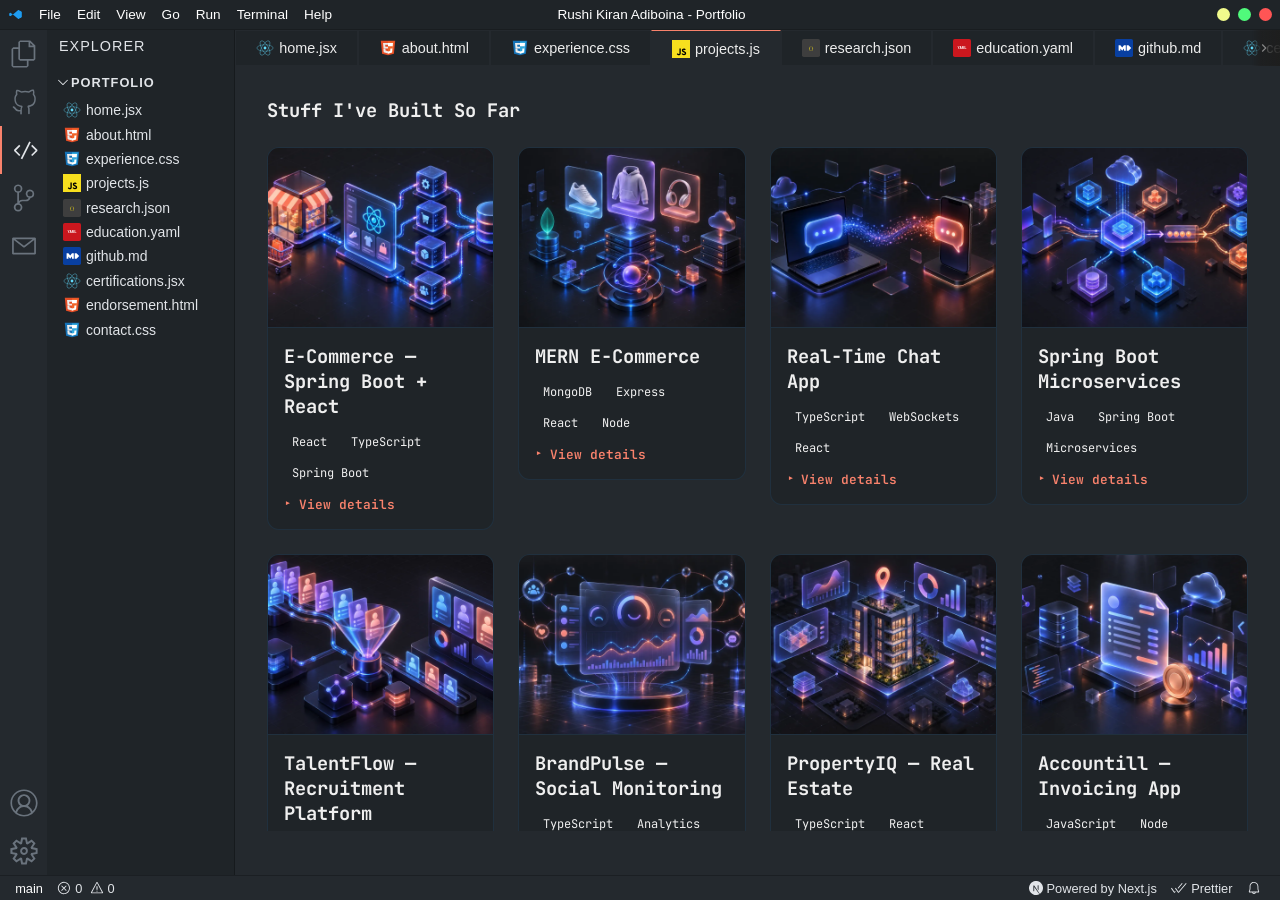
<file: projects/index.html>
<!DOCTYPE html><html lang="en"><head><meta charSet="utf-8"/><meta name="viewport" content="width=device-width, initial-scale=1"/><title>Rushi Kiran Adiboina | Projects</title><meta name="description" content="Full Stack Developer with 6+ years building scalable enterprise applications across banking, retail, and SaaS using React.js, TypeScript, Java, Spring Boot, microservices, and cloud."/><meta name="keywords" content="full stack developer, rushi kiran adiboina, react, typescript, java, spring boot, node.js, microservices, graphql, kafka, aws, azure, kubernetes, docker, portfolio"/><meta name="robots" content="index, follow"/><link rel="canonical" href="https://rushiadiboina.com"/><meta property="og:type" content="website"/><meta property="og:title" content="Rushi Kiran Adiboina - Full Stack Developer Portfolio"/><meta property="og:description" content="Full Stack Developer with 6+ years building scalable enterprise applications across banking, retail, and SaaS using React.js, TypeScript, Java, Spring Boot, microservices, and cloud."/><meta property="og:image" content="/og-image.svg"/><meta property="og:url" content="https://rushiadiboina.com"/><meta name="twitter:card" content="summary_large_image"/><meta name="twitter:title" content="Rushi Kiran Adiboina - Full Stack Developer Portfolio"/><meta name="twitter:description" content="Full Stack Developer with 6+ years building scalable enterprise applications across banking, retail, and SaaS using React.js, TypeScript, Java, Spring Boot, microservices, and cloud."/><meta name="twitter:image" content="/og-image.svg"/><meta name="next-head-count" content="16"/><link rel="preload" href="/_next/static/css/f7c2f061188b410e.css" as="style"/><link rel="stylesheet" href="/_next/static/css/f7c2f061188b410e.css" data-n-g=""/><link rel="preload" href="/_next/static/css/b5799bbe61487079.css" as="style"/><link rel="stylesheet" href="/_next/static/css/b5799bbe61487079.css" data-n-p=""/><noscript data-n-css=""></noscript><script defer="" nomodule="" src="/_next/static/chunks/polyfills-c67a75d1b6f99dc8.js"></script><script src="/_next/static/chunks/webpack-5752944655d749a0.js" defer=""></script><script src="/_next/static/chunks/framework-5f4595e5518b5600.js" defer=""></script><script src="/_next/static/chunks/main-49b82626af984845.js" defer=""></script><script src="/_next/static/chunks/pages/_app-3ab475e18d34a8f5.js" defer=""></script><script src="/_next/static/chunks/pages/projects-5e7b402e9ebc2f3b.js" defer=""></script><script src="/_next/static/Ian4soWOJzePv1gdcrckV/_buildManifest.js" defer=""></script><script src="/_next/static/Ian4soWOJzePv1gdcrckV/_ssgManifest.js" defer=""></script></head><body><div id="__next" data-reactroot=""><section class="Titlebar_titlebar__qF029"><img src="/vscode_icon.svg" alt="VSCode Icon" height="15" width="15"/><div class="Titlebar_items__kiyGW"><p>File</p><p>Edit</p><p>View</p><p>Go</p><p>Run</p><p>Terminal</p><p>Help</p></div><p class="Titlebar_title__JRI8S">Rushi Kiran Adiboina<!-- --> - Portfolio</p><div class="Titlebar_windowButtons__fwpk_" aria-hidden="true"><span class="Titlebar_minimize__lFuJ1" aria-label="Minimize"></span><span class="Titlebar_maximize__hjViL" aria-label="Maximize"></span><span class="Titlebar_close__32yPf" aria-label="Close"></span></div></section><div class="Layout_main__c1pHS"><aside class="Sidebar_sidebar__gyKt1"><div><div class="Sidebar_iconContainer__r8abM false"><svg viewBox="0 0 24 24" xmlns="http://www.w3.org/2000/svg" fill="rgb(106, 115, 125)" class="Sidebar_icon__czDJe" aria-hidden="true"><path d="M17.5 0h-9L7 1.5V6H2.5L1 7.5v15.07L2.5 24h12.07L16 22.57V18h4.7l1.3-1.43V4.5L17.5 0zm0 2.12l2.38 2.38H17.5V2.12zm-3 20.38h-12v-15H7v9.07L8.5 18h6v4.5zm6-6h-12v-15H16V6h4.5v10.5z"></path></svg></div><div class="Sidebar_iconContainer__r8abM false"><svg viewBox="0 0 24 24" xmlns="http://www.w3.org/2000/svg" fill="rgb(106, 115, 125)" class="Sidebar_icon__czDJe" aria-hidden="true"><path d="M21.035 5.257c.91 1.092 1.364 2.366 1.364 3.822 0 5.277-3.002 6.824-5.823 7.279.364.637.455 1.365.455 2.093v3.73c0 .455-.273.728-.637.728a.718.718 0 01-.728-.728v-3.73a2.497 2.497 0 00-.728-2.093l.455-1.183c2.821-.364 5.733-1.274 5.733-6.187 0-1.183-.455-2.275-1.274-3.185l-.182-.727a4.04 4.04 0 00.09-2.73c-.454.09-1.364.273-2.91 1.365l-.547.09a13.307 13.307 0 00-6.55 0l-.547-.09C7.57 2.71 6.66 2.437 6.204 2.437c-.273.91-.273 1.91.09 2.73l-.181.727c-.91.91-1.365 2.093-1.365 3.185 0 4.822 2.73 5.823 5.732 6.187l.364 1.183c-.546.546-.819 1.274-.728 2.002v3.821a.718.718 0 01-.728.728.718.718 0 01-.728-.728V20.18c-3.002.637-4.185-.91-5.095-2.092-.455-.546-.819-1.001-1.274-1.092-.09-.091-.364-.455-.273-.819.091-.364.455-.637.82-.455.91.182 1.455.91 2 1.547.82 1.092 1.639 2.092 4.095 1.547v-.364c-.09-.728.091-1.456.455-2.093-2.73-.546-5.914-2.093-5.914-7.279 0-1.456.455-2.73 1.365-3.822-.273-1.273-.182-2.638.273-3.73l.455-.364C5.749 1.073 7.023.8 9.66 2.437a13.673 13.673 0 016.642 0C18.851.708 20.216.98 20.398 1.072l.455.364c.455 1.274.546 2.548.182 3.821z"></path></svg></div><div class="Sidebar_iconContainer__r8abM Sidebar_active__5C3S5"><svg viewBox="0 0 16 16" xmlns="http://www.w3.org/2000/svg" fill="rgb(225, 228, 232)" class="Sidebar_icon__czDJe" aria-hidden="true"><path d="M4.708 5.578L2.061 8.224l2.647 2.646-.708.708-3-3V7.87l3-3 .708.708zm7-.708L11 5.578l2.647 2.646L11 10.87l.708.708 3-3V7.87l-3-3zM4.908 13l.894.448 5-10L9.908 3l-5 10z"></path></svg></div><div class="Sidebar_iconContainer__r8abM false"><svg viewBox="0 0 24 24" xmlns="http://www.w3.org/2000/svg" fill="rgb(106, 115, 125)" class="Sidebar_icon__czDJe" aria-hidden="true"><path d="M21.007 8.222A3.738 3.738 0 0 0 15.045 5.2a3.737 3.737 0 0 0 1.156 6.583 2.988 2.988 0 0 1-2.668 1.67h-2.99a4.456 4.456 0 0 0-2.989 1.165V7.4a3.737 3.737 0 1 0-1.494 0v9.117a3.776 3.776 0 1 0 1.816.099 2.99 2.99 0 0 1 2.668-1.667h2.99a4.484 4.484 0 0 0 4.223-3.039 3.736 3.736 0 0 0 3.25-3.687zM4.565 3.738a2.242 2.242 0 1 1 4.484 0 2.242 2.242 0 0 1-4.484 0zm4.484 16.441a2.242 2.242 0 1 1-4.484 0 2.242 2.242 0 0 1 4.484 0zm8.221-9.715a2.242 2.242 0 1 1 0-4.485 2.242 2.242 0 0 1 0 4.485z"></path></svg></div><div class="Sidebar_iconContainer__r8abM false"><svg viewBox="0 0 16 16" xmlns="http://www.w3.org/2000/svg" fill="rgb(106, 115, 125)" class="Sidebar_icon__czDJe" aria-hidden="true"><path fill-rule="evenodd" clip-rule="evenodd" d="M1 3.5l.5-.5h13l.5.5v9l-.5.5h-13l-.5-.5v-9zm1 1.035V12h12V4.536L8.31 8.9H7.7L2 4.535zM13.03 4H2.97L8 7.869 13.03 4z"></path></svg></div></div><div><div class="Sidebar_iconContainer__r8abM"><svg viewBox="0 0 16 16" xmlns="http://www.w3.org/2000/svg" fill="rgb(106, 115, 125)" class="Sidebar_icon__czDJe" aria-hidden="true"><path d="M16 7.992C16 3.58 12.416 0 8 0S0 3.58 0 7.992c0 2.43 1.104 4.62 2.832 6.09.016.016.032.016.032.032.144.112.288.224.448.336.08.048.144.111.224.175A7.98 7.98 0 008.016 16a7.98 7.98 0 004.48-1.375c.08-.048.144-.111.224-.16.144-.111.304-.223.448-.335.016-.016.032-.016.032-.032 1.696-1.487 2.8-3.676 2.8-6.106zm-8 7.001c-1.504 0-2.88-.48-4.016-1.279.016-.128.048-.255.08-.383a4.17 4.17 0 01.416-.991c.176-.304.384-.576.64-.816.24-.24.528-.463.816-.639.304-.176.624-.304.976-.4A4.15 4.15 0 018 10.342a4.185 4.185 0 012.928 1.166c.368.368.656.8.864 1.295.112.288.192.592.24.911A7.03 7.03 0 018 14.993zm-2.448-7.4a2.49 2.49 0 01-.208-1.024c0-.351.064-.703.208-1.023.144-.32.336-.607.576-.847.24-.24.528-.431.848-.575.32-.144.672-.208 1.024-.208.368 0 .704.064 1.024.208.32.144.608.336.848.575.24.24.432.528.576.847.144.32.208.672.208 1.023 0 .368-.064.704-.208 1.023a2.84 2.84 0 01-.576.848 2.84 2.84 0 01-.848.575 2.715 2.715 0 01-2.064 0 2.84 2.84 0 01-.848-.575 2.526 2.526 0 01-.56-.848zm7.424 5.306c0-.032-.016-.048-.016-.08a5.22 5.22 0 00-.688-1.406 4.883 4.883 0 00-1.088-1.135 5.207 5.207 0 00-1.04-.608 2.82 2.82 0 00.464-.383 4.2 4.2 0 00.624-.784 3.624 3.624 0 00.528-1.934 3.71 3.71 0 00-.288-1.47 3.799 3.799 0 00-.816-1.199 3.845 3.845 0 00-1.2-.8 3.72 3.72 0 00-1.472-.287 3.72 3.72 0 00-1.472.288 3.631 3.631 0 00-1.2.815 3.84 3.84 0 00-.8 1.199 3.71 3.71 0 00-.288 1.47c0 .352.048.688.144 1.007.096.336.224.64.4.927.16.288.384.544.624.784.144.144.304.271.48.383a5.12 5.12 0 00-1.04.624c-.416.32-.784.703-1.088 1.119a4.999 4.999 0 00-.688 1.406c-.016.032-.016.064-.016.08C1.776 11.636.992 9.91.992 7.992.992 4.14 4.144.991 8 .991s7.008 3.149 7.008 7.001a6.96 6.96 0 01-2.032 4.907z"></path></svg></div><div class="Sidebar_iconContainer__r8abM"><svg viewBox="0 0 24 24" xmlns="http://www.w3.org/2000/svg" fill="rgb(106, 115, 125)" class="Sidebar_icon__czDJe" aria-hidden="true"><path fill-rule="evenodd" clip-rule="evenodd" d="M19.85 8.75l4.15.83v4.84l-4.15.83 2.35 3.52-3.43 3.43-3.52-2.35-.83 4.15H9.58l-.83-4.15-3.52 2.35-3.43-3.43 2.35-3.52L0 14.42V9.58l4.15-.83L1.8 5.23 5.23 1.8l3.52 2.35L9.58 0h4.84l.83 4.15 3.52-2.35 3.43 3.43-2.35 3.52zm-1.57 5.07l4-.81v-2l-4-.81-.54-1.3 2.29-3.43-1.43-1.43-3.43 2.29-1.3-.54-.81-4h-2l-.81 4-1.3.54-3.43-2.29-1.43 1.43L6.38 8.9l-.54 1.3-4 .81v2l4 .81.54 1.3-2.29 3.43 1.43 1.43 3.43-2.29 1.3.54.81 4h2l.81-4 1.3-.54 3.43 2.29 1.43-1.43-2.29-3.43.54-1.3zm-8.186-4.672A3.43 3.43 0 0112 8.57 3.44 3.44 0 0115.43 12a3.43 3.43 0 11-5.336-2.852zm.956 4.274c.281.188.612.288.95.288A1.7 1.7 0 0013.71 12a1.71 1.71 0 10-2.66 1.422z"></path></svg></div></div></aside><div class="Explorer_explorer__MYKPT"><p class="Explorer_title__SAx86">Explorer</p><div><input type="checkbox" class="Explorer_checkbox__K21K5" id="portfolio-checkbox" checked=""/><label for="portfolio-checkbox" class="Explorer_heading__YLwUA"><svg width="16" height="16" viewBox="0 0 16 16" xmlns="http://www.w3.org/2000/svg" fill="currentColor" class="Explorer_chevron__PFE0_" style="transform:rotate(90deg)"><path fill-rule="evenodd" clip-rule="evenodd" d="M10.072 8.024L5.715 3.667l.618-.62L11 7.716v.618L6.333 13l-.618-.619 4.357-4.357z"></path></svg>Portfolio</label><div class="Explorer_files__1BcBi" style="display:block"><div class="Explorer_file__Strqx"><img src="/react_icon.svg" alt="home.jsx" height="18" width="18"/> <p>home.jsx</p></div><div class="Explorer_file__Strqx"><img src="/html_icon.svg" alt="about.html" height="18" width="18"/> <p>about.html</p></div><div class="Explorer_file__Strqx"><img src="/css_icon.svg" alt="experience.css" height="18" width="18"/> <p>experience.css</p></div><div class="Explorer_file__Strqx"><img src="/js_icon.svg" alt="projects.js" height="18" width="18"/> <p>projects.js</p></div><div class="Explorer_file__Strqx"><img src="/json_icon.svg" alt="research.json" height="18" width="18"/> <p>research.json</p></div><div class="Explorer_file__Strqx"><img src="/yaml_icon.svg" alt="education.yaml" height="18" width="18"/> <p>education.yaml</p></div><div class="Explorer_file__Strqx"><img src="/markdown_icon.svg" alt="github.md" height="18" width="18"/> <p>github.md</p></div><div class="Explorer_file__Strqx"><img src="/react_icon.svg" alt="certifications.jsx" height="18" width="18"/> <p>certifications.jsx</p></div><div class="Explorer_file__Strqx"><img src="/html_icon.svg" alt="endorsement.html" height="18" width="18"/> <p>endorsement.html</p></div><div class="Explorer_file__Strqx"><img src="/css_icon.svg" alt="contact.css" height="18" width="18"/> <p>contact.css</p></div></div></div></div><div style="width:100%;overflow:hidden;position:relative"><div class="Tabsbar_tabsContainer__SaD97"><div class="Tabsbar_tabs__A5mro"><div class="Tab_tab__oZcQ_ false"><img src="/react_icon.svg" alt="home.jsx file icon" height="18" width="18"/><p>home.jsx</p></div><div class="Tab_tab__oZcQ_ false"><img src="/html_icon.svg" alt="about.html file icon" height="18" width="18"/><p>about.html</p></div><div class="Tab_tab__oZcQ_ false"><img src="/css_icon.svg" alt="experience.css file icon" height="18" width="18"/><p>experience.css</p></div><div class="Tab_tab__oZcQ_ Tab_active__n8qKl"><img src="/js_icon.svg" alt="projects.js file icon" height="18" width="18"/><p>projects.js</p></div><div class="Tab_tab__oZcQ_ false"><img src="/json_icon.svg" alt="research.json file icon" height="18" width="18"/><p>research.json</p></div><div class="Tab_tab__oZcQ_ false"><img src="/yaml_icon.svg" alt="education.yaml file icon" height="18" width="18"/><p>education.yaml</p></div><div class="Tab_tab__oZcQ_ false"><img src="/markdown_icon.svg" alt="github.md file icon" height="18" width="18"/><p>github.md</p></div><div class="Tab_tab__oZcQ_ false"><img src="/react_icon.svg" alt="certifications.jsx file icon" height="18" width="18"/><p>certifications.jsx</p></div><div class="Tab_tab__oZcQ_ false"><img src="/html_icon.svg" alt="endorsement.html file icon" height="18" width="18"/><p>endorsement.html</p></div><div class="Tab_tab__oZcQ_ false"><img src="/css_icon.svg" alt="contact.css file icon" height="18" width="18"/><p>contact.css</p></div></div></div><main id="main-editor" class="Layout_content__RNbd0"><h3>Stuff I&#x27;ve Built So Far</h3><div class="ProjectsPage_container__f2WwY"><div class="ProjectCard_card__Ilp8p " role="button" tabindex="0" aria-expanded="false"><img src="/projects/ecommerce-spring.webp" height="300" width="600" alt="Screenshot of E-Commerce — Spring Boot + React project" class="ProjectCard_projectImage__voNX1" loading="lazy"/><div class="ProjectCard_content__SHdnM"><h3>E-Commerce — Spring Boot + React</h3><div class="ProjectCard_tags__Atl1P"><span class="React">React</span><span class="TypeScript">TypeScript</span><span class="Spring Boot">Spring Boot</span></div><div class="ProjectCard_details__OWfkP" aria-hidden="true"><div class="ProjectCard_detailsInner__mKw5B"><p class="ProjectCard_description__qe3kw">Full-stack e-commerce platform with a React/TypeScript storefront and a Java Spring Boot backend exposing REST APIs for catalog, cart, and orders.</p><p class="ProjectCard_detail__HudiP"><span class="ProjectCard_label__M3oeC">Problem</span>E-commerce apps often couple UI and business logic, making them hard to scale and maintain.</p><p class="ProjectCard_detail__HudiP"><span class="ProjectCard_label__M3oeC">Solution</span>Separated a React front end from Spring Boot REST services with clean contracts for catalog, cart, and checkout.</p><div class="ProjectCard_cta__J86_O"><a href="https://github.com/Rushikiran123/ecommerce-spring-reactjs" target="_blank" rel="noopener noreferrer" class="ProjectCard_underline__IoTds">Source Code</a><a href="https://github.com/Rushikiran123/ecommerce-spring-reactjs" target="_blank" rel="noopener noreferrer" class="ProjectCard_underline__IoTds">Live Demo</a></div></div></div><div class="ProjectCard_toggle__jcO_J"><span class="ProjectCard_chevron__q9GCy" aria-hidden="true">▸</span><span>View details</span></div></div></div><div class="ProjectCard_card__Ilp8p " role="button" tabindex="0" aria-expanded="false"><img src="/projects/mern-ecommerce.webp" height="300" width="600" alt="Screenshot of MERN E-Commerce project" class="ProjectCard_projectImage__voNX1" loading="lazy"/><div class="ProjectCard_content__SHdnM"><h3>MERN E-Commerce</h3><div class="ProjectCard_tags__Atl1P"><span class="MongoDB">MongoDB</span><span class="Express">Express</span><span class="React">React</span><span class="Node">Node</span></div><div class="ProjectCard_details__OWfkP" aria-hidden="true"><div class="ProjectCard_detailsInner__mKw5B"><p class="ProjectCard_description__qe3kw">End-to-end e-commerce app on the MERN stack — MongoDB, Express, React, and Node — with product browsing, cart, and order flows.</p><p class="ProjectCard_detail__HudiP"><span class="ProjectCard_label__M3oeC">Problem</span>Small teams need a single stack to ship a storefront quickly without stitching many services.</p><p class="ProjectCard_detail__HudiP"><span class="ProjectCard_label__M3oeC">Solution</span>Built one cohesive MERN app covering catalog, cart, auth, and orders with a shared JavaScript stack.</p><div class="ProjectCard_cta__J86_O"><a href="https://github.com/Rushikiran123/mern-ecommerce-rishi" target="_blank" rel="noopener noreferrer" class="ProjectCard_underline__IoTds">Source Code</a><a href="https://github.com/Rushikiran123/mern-ecommerce-rishi" target="_blank" rel="noopener noreferrer" class="ProjectCard_underline__IoTds">Live Demo</a></div></div></div><div class="ProjectCard_toggle__jcO_J"><span class="ProjectCard_chevron__q9GCy" aria-hidden="true">▸</span><span>View details</span></div></div></div><div class="ProjectCard_card__Ilp8p " role="button" tabindex="0" aria-expanded="false"><img src="/projects/chat-app.webp" height="300" width="600" alt="Screenshot of Real-Time Chat App project" class="ProjectCard_projectImage__voNX1" loading="lazy"/><div class="ProjectCard_content__SHdnM"><h3>Real-Time Chat App</h3><div class="ProjectCard_tags__Atl1P"><span class="TypeScript">TypeScript</span><span class="WebSockets">WebSockets</span><span class="React">React</span></div><div class="ProjectCard_details__OWfkP" aria-hidden="true"><div class="ProjectCard_detailsInner__mKw5B"><p class="ProjectCard_description__qe3kw">Real-time messaging app with live sockets, conversations, and presence built on a modern TypeScript full-stack.</p><p class="ProjectCard_detail__HudiP"><span class="ProjectCard_label__M3oeC">Problem</span>Request/response APIs can&#x27;t deliver the instant updates a chat experience needs.</p><p class="ProjectCard_detail__HudiP"><span class="ProjectCard_label__M3oeC">Solution</span>Used socket-based streaming for live messages and presence, backed by a typed API and store.</p><div class="ProjectCard_cta__J86_O"><a href="https://github.com/Rushikiran123/mern-chat-app" target="_blank" rel="noopener noreferrer" class="ProjectCard_underline__IoTds">Source Code</a><a href="https://github.com/Rushikiran123/mern-chat-app" target="_blank" rel="noopener noreferrer" class="ProjectCard_underline__IoTds">Live Demo</a></div></div></div><div class="ProjectCard_toggle__jcO_J"><span class="ProjectCard_chevron__q9GCy" aria-hidden="true">▸</span><span>View details</span></div></div></div><div class="ProjectCard_card__Ilp8p " role="button" tabindex="0" aria-expanded="false"><img src="/projects/microservices.webp" height="300" width="600" alt="Screenshot of Spring Boot Microservices project" class="ProjectCard_projectImage__voNX1" loading="lazy"/><div class="ProjectCard_content__SHdnM"><h3>Spring Boot Microservices</h3><div class="ProjectCard_tags__Atl1P"><span class="Java">Java</span><span class="Spring Boot">Spring Boot</span><span class="Microservices">Microservices</span></div><div class="ProjectCard_details__OWfkP" aria-hidden="true"><div class="ProjectCard_detailsInner__mKw5B"><p class="ProjectCard_description__qe3kw">A microservices system in Java/Spring Boot with independent services, an API gateway, and service-to-service communication.</p><p class="ProjectCard_detail__HudiP"><span class="ProjectCard_label__M3oeC">Problem</span>Monoliths make independent scaling and deployment of features difficult.</p><p class="ProjectCard_detail__HudiP"><span class="ProjectCard_label__M3oeC">Solution</span>Split the domain into Spring Boot microservices behind an API gateway with clear service boundaries.</p><div class="ProjectCard_cta__J86_O"><a href="https://github.com/Rushikiran123/spring-boot-microservices" target="_blank" rel="noopener noreferrer" class="ProjectCard_underline__IoTds">Source Code</a><a href="https://github.com/Rushikiran123/spring-boot-microservices" target="_blank" rel="noopener noreferrer" class="ProjectCard_underline__IoTds">Live Demo</a></div></div></div><div class="ProjectCard_toggle__jcO_J"><span class="ProjectCard_chevron__q9GCy" aria-hidden="true">▸</span><span>View details</span></div></div></div><div class="ProjectCard_card__Ilp8p " role="button" tabindex="0" aria-expanded="false"><img src="/projects/talentflow.webp" height="300" width="600" alt="Screenshot of TalentFlow — Recruitment Platform project" class="ProjectCard_projectImage__voNX1" loading="lazy"/><div class="ProjectCard_content__SHdnM"><h3>TalentFlow — Recruitment Platform</h3><div class="ProjectCard_tags__Atl1P"><span class="TypeScript">TypeScript</span><span class="React">React</span><span class="SaaS">SaaS</span></div><div class="ProjectCard_details__OWfkP" aria-hidden="true"><div class="ProjectCard_detailsInner__mKw5B"><p class="ProjectCard_description__qe3kw">A recruitment platform that tracks candidates through a hiring pipeline with dashboards and reusable UI, built in TypeScript.</p><p class="ProjectCard_detail__HudiP"><span class="ProjectCard_label__M3oeC">Problem</span>Hiring teams lose track of candidates across scattered spreadsheets and inboxes.</p><p class="ProjectCard_detail__HudiP"><span class="ProjectCard_label__M3oeC">Solution</span>Modeled the hiring pipeline as stages with a dashboard so teams can move candidates and see status at a glance.</p><div class="ProjectCard_cta__J86_O"><a href="https://github.com/Rushikiran123/talentflow-recruitment" target="_blank" rel="noopener noreferrer" class="ProjectCard_underline__IoTds">Source Code</a><a href="https://github.com/Rushikiran123/talentflow-recruitment" target="_blank" rel="noopener noreferrer" class="ProjectCard_underline__IoTds">Live Demo</a></div></div></div><div class="ProjectCard_toggle__jcO_J"><span class="ProjectCard_chevron__q9GCy" aria-hidden="true">▸</span><span>View details</span></div></div></div><div class="ProjectCard_card__Ilp8p " role="button" tabindex="0" aria-expanded="false"><img src="/projects/brandpulse.webp" height="300" width="600" alt="Screenshot of BrandPulse — Social Monitoring project" class="ProjectCard_projectImage__voNX1" loading="lazy"/><div class="ProjectCard_content__SHdnM"><h3>BrandPulse — Social Monitoring</h3><div class="ProjectCard_tags__Atl1P"><span class="TypeScript">TypeScript</span><span class="Analytics">Analytics</span><span class="Dashboard">Dashboard</span></div><div class="ProjectCard_details__OWfkP" aria-hidden="true"><div class="ProjectCard_detailsInner__mKw5B"><p class="ProjectCard_description__qe3kw">A social-media monitoring dashboard that aggregates signals and surfaces sentiment and trends, built in TypeScript.</p><p class="ProjectCard_detail__HudiP"><span class="ProjectCard_label__M3oeC">Problem</span>Brand mentions are scattered across channels with no single view of sentiment.</p><p class="ProjectCard_detail__HudiP"><span class="ProjectCard_label__M3oeC">Solution</span>Aggregated signals into one dashboard with sentiment gauges and trend lines for quick insight.</p><div class="ProjectCard_cta__J86_O"><a href="https://github.com/Rushikiran123/brandpulse-social-monitoring" target="_blank" rel="noopener noreferrer" class="ProjectCard_underline__IoTds">Source Code</a><a href="https://github.com/Rushikiran123/brandpulse-social-monitoring" target="_blank" rel="noopener noreferrer" class="ProjectCard_underline__IoTds">Live Demo</a></div></div></div><div class="ProjectCard_toggle__jcO_J"><span class="ProjectCard_chevron__q9GCy" aria-hidden="true">▸</span><span>View details</span></div></div></div><div class="ProjectCard_card__Ilp8p " role="button" tabindex="0" aria-expanded="false"><img src="/projects/propertyiq.webp" height="300" width="600" alt="Screenshot of PropertyIQ — Real Estate project" class="ProjectCard_projectImage__voNX1" loading="lazy"/><div class="ProjectCard_content__SHdnM"><h3>PropertyIQ — Real Estate</h3><div class="ProjectCard_tags__Atl1P"><span class="TypeScript">TypeScript</span><span class="React">React</span><span class="Analytics">Analytics</span></div><div class="ProjectCard_details__OWfkP" aria-hidden="true"><div class="ProjectCard_detailsInner__mKw5B"><p class="ProjectCard_description__qe3kw">A real-estate application with property listings, metrics, and analytics panels built on a TypeScript full-stack.</p><p class="ProjectCard_detail__HudiP"><span class="ProjectCard_label__M3oeC">Problem</span>Buyers and agents struggle to compare properties and their key metrics side by side.</p><p class="ProjectCard_detail__HudiP"><span class="ProjectCard_label__M3oeC">Solution</span>Surfaced listings with price and metric panels and map context for faster comparison.</p><div class="ProjectCard_cta__J86_O"><a href="https://github.com/Rushikiran123/propertyiq-real-estate" target="_blank" rel="noopener noreferrer" class="ProjectCard_underline__IoTds">Source Code</a><a href="https://github.com/Rushikiran123/propertyiq-real-estate" target="_blank" rel="noopener noreferrer" class="ProjectCard_underline__IoTds">Live Demo</a></div></div></div><div class="ProjectCard_toggle__jcO_J"><span class="ProjectCard_chevron__q9GCy" aria-hidden="true">▸</span><span>View details</span></div></div></div><div class="ProjectCard_card__Ilp8p " role="button" tabindex="0" aria-expanded="false"><img src="/projects/accountill.webp" height="300" width="600" alt="Screenshot of Accountill — Invoicing App project" class="ProjectCard_projectImage__voNX1" loading="lazy"/><div class="ProjectCard_content__SHdnM"><h3>Accountill — Invoicing App</h3><div class="ProjectCard_tags__Atl1P"><span class="JavaScript">JavaScript</span><span class="Node">Node</span><span class="MongoDB">MongoDB</span></div><div class="ProjectCard_details__OWfkP" aria-hidden="true"><div class="ProjectCard_detailsInner__mKw5B"><p class="ProjectCard_description__qe3kw">An invoicing and accounting app to create, send, and track invoices with line items and reporting.</p><p class="ProjectCard_detail__HudiP"><span class="ProjectCard_label__M3oeC">Problem</span>Freelancers and small businesses need simple, trackable invoicing without heavy accounting software.</p><p class="ProjectCard_detail__HudiP"><span class="ProjectCard_label__M3oeC">Solution</span>Built a lightweight invoicing app with line items, status tracking, and summaries.</p><div class="ProjectCard_cta__J86_O"><a href="https://github.com/Rushikiran123/accountill" target="_blank" rel="noopener noreferrer" class="ProjectCard_underline__IoTds">Source Code</a><a href="https://github.com/Rushikiran123/accountill" target="_blank" rel="noopener noreferrer" class="ProjectCard_underline__IoTds">Live Demo</a></div></div></div><div class="ProjectCard_toggle__jcO_J"><span class="ProjectCard_chevron__q9GCy" aria-hidden="true">▸</span><span>View details</span></div></div></div><div class="ProjectCard_card__Ilp8p " role="button" tabindex="0" aria-expanded="false"><img src="/projects/personal-ai.webp" height="300" width="600" alt="Screenshot of Personal AI Assistant project" class="ProjectCard_projectImage__voNX1" loading="lazy"/><div class="ProjectCard_content__SHdnM"><h3>Personal AI Assistant</h3><div class="ProjectCard_tags__Atl1P"><span class="TypeScript">TypeScript</span><span class="RAG">RAG</span><span class="LLM">LLM</span></div><div class="ProjectCard_details__OWfkP" aria-hidden="true"><div class="ProjectCard_detailsInner__mKw5B"><p class="ProjectCard_description__qe3kw">A personal AI assistant with chat and document retrieval (RAG) over your own content, built in TypeScript.</p><p class="ProjectCard_detail__HudiP"><span class="ProjectCard_label__M3oeC">Problem</span>General chatbots don&#x27;t know your personal or project-specific context.</p><p class="ProjectCard_detail__HudiP"><span class="ProjectCard_label__M3oeC">Solution</span>Grounded an LLM in your own documents with retrieval so answers cite your real context.</p><div class="ProjectCard_cta__J86_O"><a href="https://github.com/Rushikiran123/personal-ai" target="_blank" rel="noopener noreferrer" class="ProjectCard_underline__IoTds">Source Code</a><a href="https://github.com/Rushikiran123/personal-ai" target="_blank" rel="noopener noreferrer" class="ProjectCard_underline__IoTds">Live Demo</a></div></div></div><div class="ProjectCard_toggle__jcO_J"><span class="ProjectCard_chevron__q9GCy" aria-hidden="true">▸</span><span>View details</span></div></div></div><div class="ProjectCard_card__Ilp8p " role="button" tabindex="0" aria-expanded="false"><img src="/projects/bookstore.webp" height="300" width="600" alt="Screenshot of Distributed Bookstore App project" class="ProjectCard_projectImage__voNX1" loading="lazy"/><div class="ProjectCard_content__SHdnM"><h3>Distributed Bookstore App</h3><div class="ProjectCard_tags__Atl1P"><span class="Java">Java</span><span class="Spring Boot">Spring Boot</span><span class="Distributed">Distributed</span></div><div class="ProjectCard_details__OWfkP" aria-hidden="true"><div class="ProjectCard_detailsInner__mKw5B"><p class="ProjectCard_description__qe3kw">A distributed bookstore application in Java demonstrating service decomposition, data access, and reliability patterns.</p><p class="ProjectCard_detail__HudiP"><span class="ProjectCard_label__M3oeC">Problem</span>A single-process store app can&#x27;t scale reads and writes independently or stay resilient.</p><p class="ProjectCard_detail__HudiP"><span class="ProjectCard_label__M3oeC">Solution</span>Decomposed the bookstore into services with a database layer and reliability-minded patterns.</p><div class="ProjectCard_cta__J86_O"><a href="https://github.com/Rushikiran123/bookstoreapp-distributed-application" target="_blank" rel="noopener noreferrer" class="ProjectCard_underline__IoTds">Source Code</a><a href="https://github.com/Rushikiran123/bookstoreapp-distributed-application" target="_blank" rel="noopener noreferrer" class="ProjectCard_underline__IoTds">Live Demo</a></div></div></div><div class="ProjectCard_toggle__jcO_J"><span class="ProjectCard_chevron__q9GCy" aria-hidden="true">▸</span><span>View details</span></div></div></div><div class="ProjectCard_card__Ilp8p " role="button" tabindex="0" aria-expanded="false"><img src="/projects/streamledger.webp" height="300" width="600" alt="Screenshot of StreamLedger — Real-Time Ledger project" class="ProjectCard_projectImage__voNX1" loading="lazy"/><div class="ProjectCard_content__SHdnM"><h3>StreamLedger — Real-Time Ledger</h3><div class="ProjectCard_tags__Atl1P"><span class="Go">Go</span><span class="Streaming">Streaming</span><span class="Fintech">Fintech</span></div><div class="ProjectCard_details__OWfkP" aria-hidden="true"><div class="ProjectCard_detailsInner__mKw5B"><p class="ProjectCard_description__qe3kw">A real-time financial ledger in Go that streams transactions into an append-only, auditable store.</p><p class="ProjectCard_detail__HudiP"><span class="ProjectCard_label__M3oeC">Problem</span>Financial systems need an accurate, tamper-evident record as transactions arrive in real time.</p><p class="ProjectCard_detail__HudiP"><span class="ProjectCard_label__M3oeC">Solution</span>Streamed transactions into an append-only ledger for a reliable, auditable history.</p><div class="ProjectCard_cta__J86_O"><a href="https://github.com/Rushikiran123/streamledger" target="_blank" rel="noopener noreferrer" class="ProjectCard_underline__IoTds">Source Code</a><a href="https://github.com/Rushikiran123/streamledger" target="_blank" rel="noopener noreferrer" class="ProjectCard_underline__IoTds">Live Demo</a></div></div></div><div class="ProjectCard_toggle__jcO_J"><span class="ProjectCard_chevron__q9GCy" aria-hidden="true">▸</span><span>View details</span></div></div></div></div></main></div></div><footer class="Bottombar_bottomBar__QVIne"><div class="Bottombar_container__v_l0M"><a href="https://github.com/Rushikiran123" target="_blank" rel="noreferrer noopener" class="Bottombar_section___NTJA"><svg viewBox="0 0 24 24" xmlns="http://www.w3.org/2000/svg" fill="currentColor" class="Bottombar_icon__zdqmH"><path d="M21.007 8.222A3.738 3.738 0 0 0 15.045 5.2a3.737 3.737 0 0 0 1.156 6.583 2.988 2.988 0 0 1-2.668 1.67h-2.99a4.456 4.456 0 0 0-2.989 1.165V7.4a3.737 3.737 0 1 0-1.494 0v9.117a3.776 3.776 0 1 0 1.816.099 2.99 2.99 0 0 1 2.668-1.667h2.99a4.484 4.484 0 0 0 4.223-3.039 3.736 3.736 0 0 0 3.25-3.687zM4.565 3.738a2.242 2.242 0 1 1 4.484 0 2.242 2.242 0 0 1-4.484 0zm4.484 16.441a2.242 2.242 0 1 1-4.484 0 2.242 2.242 0 0 1 4.484 0zm8.221-9.715a2.242 2.242 0 1 1 0-4.485 2.242 2.242 0 0 1 0 4.485z"></path></svg><p>main</p></a><div class="Bottombar_section___NTJA"><svg width="14" height="14" viewBox="0 0 16 16" xmlns="http://www.w3.org/2000/svg" fill="currentColor" class="Bottombar_icon__zdqmH"><path fill-rule="evenodd" clip-rule="evenodd" d="M8.6 1c1.6.1 3.1.9 4.2 2 1.3 1.4 2 3.1 2 5.1 0 1.6-.6 3.1-1.6 4.4-1 1.2-2.4 2.1-4 2.4-1.6.3-3.2.1-4.6-.7-1.4-.8-2.5-2-3.1-3.5C.9 9.2.8 7.5 1.3 6c.5-1.6 1.4-2.9 2.8-3.8C5.4 1.3 7 .9 8.6 1zm.5 12.9c1.3-.3 2.5-1 3.4-2.1.8-1.1 1.3-2.4 1.2-3.8 0-1.6-.6-3.2-1.7-4.3-1-1-2.2-1.6-3.6-1.7-1.3-.1-2.7.2-3.8 1-1.1.8-1.9 1.9-2.3 3.3-.4 1.3-.4 2.7.2 4 .6 1.3 1.5 2.3 2.7 3 1.2.7 2.6.9 3.9.6zM7.9 7.5L10.3 5l.7.7-2.4 2.5 2.4 2.5-.7.7-2.4-2.5-2.4 2.5-.7-.7 2.4-2.5-2.4-2.5.7-.7 2.4 2.5z"></path></svg><p>0</p>  <svg width="14" height="14" viewBox="0 0 16 16" xmlns="http://www.w3.org/2000/svg" fill="currentColor" class="Bottombar_icon__zdqmH"><path fill-rule="evenodd" clip-rule="evenodd" d="M7.56 1h.88l6.54 12.26-.44.74H1.44L1 13.26 7.56 1zM8 2.28L2.28 13H13.7L8 2.28zM8.625 12v-1h-1.25v1h1.25zm-1.25-2V6h1.25v4h-1.25z"></path></svg><p>0</p></div></div><div class="Bottombar_container__v_l0M"><div class="Bottombar_section___NTJA"><svg width="14" fill="currentColor" viewBox="0 0 24 24" xmlns="http://www.w3.org/2000/svg" class="Bottombar_icon__zdqmH"><path d="M11.572 0c-.176 0-.31.001-.358.007a19.76 19.76 0 0 1-.364.033C7.443.346 4.25 2.185 2.228 5.012a11.875 11.875 0 0 0-2.119 5.243c-.096.659-.108.854-.108 1.747s.012 1.089.108 1.748c.652 4.506 3.86 8.292 8.209 9.695.779.25 1.6.422 2.534.525.363.04 1.935.04 2.299 0 1.611-.178 2.977-.577 4.323-1.264.207-.106.247-.134.219-.158-.02-.013-.9-1.193-1.955-2.62l-1.919-2.592-2.404-3.558a338.739 338.739 0 0 0-2.422-3.556c-.009-.002-.018 1.579-.023 3.51-.007 3.38-.01 3.515-.052 3.595a.426.426 0 0 1-.206.214c-.075.037-.14.044-.495.044H7.81l-.108-.068a.438.438 0 0 1-.157-.171l-.05-.106.006-4.703.007-4.705.072-.092a.645.645 0 0 1 .174-.143c.096-.047.134-.051.54-.051.478 0 .558.018.682.154.035.038 1.337 1.999 2.895 4.361a10760.433 10760.433 0 0 0 4.735 7.17l1.9 2.879.096-.063a12.317 12.317 0 0 0 2.466-2.163 11.944 11.944 0 0 0 2.824-6.134c.096-.66.108-.854.108-1.748 0-.893-.012-1.088-.108-1.747-.652-4.506-3.859-8.292-8.208-9.695a12.597 12.597 0 0 0-2.499-.523A33.119 33.119 0 0 0 11.573 0zm4.069 7.217c.347 0 .408.005.486.047a.473.473 0 0 1 .237.277c.018.06.023 1.365.018 4.304l-.006 4.218-.744-1.14-.746-1.14v-3.066c0-1.982.01-3.097.023-3.15a.478.478 0 0 1 .233-.296c.096-.05.13-.054.5-.054z"></path></svg><p>Powered by Next.js</p></div><div class="Bottombar_section___NTJA"><svg width="16" height="16" xmlns="http://www.w3.org/2000/svg" fill="currentColor" class="Bottombar_icon__zdqmH"><path fill-rule="evenodd" clip-rule="evenodd" d="M15.62 3.596 7.815 12.81l-.728-.033L4 8.382l.754-.53 2.744 3.907L14.917 3l.703.596z"></path><path fill-rule="evenodd" clip-rule="evenodd" d="m7.234 8.774 4.386-5.178L10.917 3l-4.23 4.994.547.78zm-1.55.403.548.78-.547-.78zm-1.617 1.91.547.78-.799.943-.728-.033L0 8.382l.754-.53 2.744 3.907.57-.672z"></path></svg><p>Prettier</p></div><div class="Bottombar_section___NTJA"><svg width="14" height="14" viewBox="0 0 16 16" xmlns="http://www.w3.org/2000/svg" fill="currentColor" aria-label="Notifications"><path d="M13.377 10.573a7.63 7.63 0 01-.383-2.38V6.195a5.115 5.115 0 00-1.268-3.446 5.138 5.138 0 00-3.242-1.722c-.694-.072-1.4 0-2.07.227-.67.215-1.28.574-1.794 1.053a4.923 4.923 0 00-1.208 1.675 5.067 5.067 0 00-.431 2.022v2.2a7.61 7.61 0 01-.383 2.37L2 12.343l.479.658h3.505c0 .526.215 1.04.586 1.412.37.37.885.586 1.412.586.526 0 1.04-.215 1.411-.586s.587-.886.587-1.412h3.505l.478-.658-.586-1.77zm-4.69 3.147a.997.997 0 01-.705.299.997.997 0 01-.706-.3.997.997 0 01-.3-.705h1.999a.939.939 0 01-.287.706zm-5.515-1.71l.371-1.114a8.633 8.633 0 00.443-2.691V6.004c0-.563.12-1.113.347-1.616.227-.514.55-.969.969-1.34.419-.382.91-.67 1.436-.837.538-.18 1.1-.24 1.65-.18a4.147 4.147 0 012.597 1.4 4.133 4.133 0 011.004 2.776v2.01c0 .909.144 1.818.443 2.691l.371 1.113h-9.63v-.012z"></path></svg></div></div></footer></div><script id="__NEXT_DATA__" type="application/json">{"props":{"pageProps":{"title":"Projects","projects":[{"id":1,"name":"E-Commerce — Spring Boot + React","image":"/projects/ecommerce-spring.webp","description":"Full-stack e-commerce platform with a React/TypeScript storefront and a Java Spring Boot backend exposing REST APIs for catalog, cart, and orders.","problem":"E-commerce apps often couple UI and business logic, making them hard to scale and maintain.","solution":"Separated a React front end from Spring Boot REST services with clean contracts for catalog, cart, and checkout.","tags":["React","TypeScript","Spring Boot"],"source_code":"https://github.com/Rushikiran123/ecommerce-spring-reactjs","demo":"https://github.com/Rushikiran123/ecommerce-spring-reactjs"},{"id":2,"name":"MERN E-Commerce","image":"/projects/mern-ecommerce.webp","description":"End-to-end e-commerce app on the MERN stack — MongoDB, Express, React, and Node — with product browsing, cart, and order flows.","problem":"Small teams need a single stack to ship a storefront quickly without stitching many services.","solution":"Built one cohesive MERN app covering catalog, cart, auth, and orders with a shared JavaScript stack.","tags":["MongoDB","Express","React","Node"],"source_code":"https://github.com/Rushikiran123/mern-ecommerce-rishi","demo":"https://github.com/Rushikiran123/mern-ecommerce-rishi"},{"id":3,"name":"Real-Time Chat App","image":"/projects/chat-app.webp","description":"Real-time messaging app with live sockets, conversations, and presence built on a modern TypeScript full-stack.","problem":"Request/response APIs can't deliver the instant updates a chat experience needs.","solution":"Used socket-based streaming for live messages and presence, backed by a typed API and store.","tags":["TypeScript","WebSockets","React"],"source_code":"https://github.com/Rushikiran123/mern-chat-app","demo":"https://github.com/Rushikiran123/mern-chat-app"},{"id":4,"name":"Spring Boot Microservices","image":"/projects/microservices.webp","description":"A microservices system in Java/Spring Boot with independent services, an API gateway, and service-to-service communication.","problem":"Monoliths make independent scaling and deployment of features difficult.","solution":"Split the domain into Spring Boot microservices behind an API gateway with clear service boundaries.","tags":["Java","Spring Boot","Microservices"],"source_code":"https://github.com/Rushikiran123/spring-boot-microservices","demo":"https://github.com/Rushikiran123/spring-boot-microservices"},{"id":5,"name":"TalentFlow — Recruitment Platform","image":"/projects/talentflow.webp","description":"A recruitment platform that tracks candidates through a hiring pipeline with dashboards and reusable UI, built in TypeScript.","problem":"Hiring teams lose track of candidates across scattered spreadsheets and inboxes.","solution":"Modeled the hiring pipeline as stages with a dashboard so teams can move candidates and see status at a glance.","tags":["TypeScript","React","SaaS"],"source_code":"https://github.com/Rushikiran123/talentflow-recruitment","demo":"https://github.com/Rushikiran123/talentflow-recruitment"},{"id":6,"name":"BrandPulse — Social Monitoring","image":"/projects/brandpulse.webp","description":"A social-media monitoring dashboard that aggregates signals and surfaces sentiment and trends, built in TypeScript.","problem":"Brand mentions are scattered across channels with no single view of sentiment.","solution":"Aggregated signals into one dashboard with sentiment gauges and trend lines for quick insight.","tags":["TypeScript","Analytics","Dashboard"],"source_code":"https://github.com/Rushikiran123/brandpulse-social-monitoring","demo":"https://github.com/Rushikiran123/brandpulse-social-monitoring"},{"id":7,"name":"PropertyIQ — Real Estate","image":"/projects/propertyiq.webp","description":"A real-estate application with property listings, metrics, and analytics panels built on a TypeScript full-stack.","problem":"Buyers and agents struggle to compare properties and their key metrics side by side.","solution":"Surfaced listings with price and metric panels and map context for faster comparison.","tags":["TypeScript","React","Analytics"],"source_code":"https://github.com/Rushikiran123/propertyiq-real-estate","demo":"https://github.com/Rushikiran123/propertyiq-real-estate"},{"id":8,"name":"Accountill — Invoicing App","image":"/projects/accountill.webp","description":"An invoicing and accounting app to create, send, and track invoices with line items and reporting.","problem":"Freelancers and small businesses need simple, trackable invoicing without heavy accounting software.","solution":"Built a lightweight invoicing app with line items, status tracking, and summaries.","tags":["JavaScript","Node","MongoDB"],"source_code":"https://github.com/Rushikiran123/accountill","demo":"https://github.com/Rushikiran123/accountill"},{"id":9,"name":"Personal AI Assistant","image":"/projects/personal-ai.webp","description":"A personal AI assistant with chat and document retrieval (RAG) over your own content, built in TypeScript.","problem":"General chatbots don't know your personal or project-specific context.","solution":"Grounded an LLM in your own documents with retrieval so answers cite your real context.","tags":["TypeScript","RAG","LLM"],"source_code":"https://github.com/Rushikiran123/personal-ai","demo":"https://github.com/Rushikiran123/personal-ai"},{"id":10,"name":"Distributed Bookstore App","image":"/projects/bookstore.webp","description":"A distributed bookstore application in Java demonstrating service decomposition, data access, and reliability patterns.","problem":"A single-process store app can't scale reads and writes independently or stay resilient.","solution":"Decomposed the bookstore into services with a database layer and reliability-minded patterns.","tags":["Java","Spring Boot","Distributed"],"source_code":"https://github.com/Rushikiran123/bookstoreapp-distributed-application","demo":"https://github.com/Rushikiran123/bookstoreapp-distributed-application"},{"id":11,"name":"StreamLedger — Real-Time Ledger","image":"/projects/streamledger.webp","description":"A real-time financial ledger in Go that streams transactions into an append-only, auditable store.","problem":"Financial systems need an accurate, tamper-evident record as transactions arrive in real time.","solution":"Streamed transactions into an append-only ledger for a reliable, auditable history.","tags":["Go","Streaming","Fintech"],"source_code":"https://github.com/Rushikiran123/streamledger","demo":"https://github.com/Rushikiran123/streamledger"}]},"__N_SSG":true},"page":"/projects","query":{},"buildId":"Ian4soWOJzePv1gdcrckV","isFallback":false,"gsp":true,"scriptLoader":[]}</script></body></html>
</file>
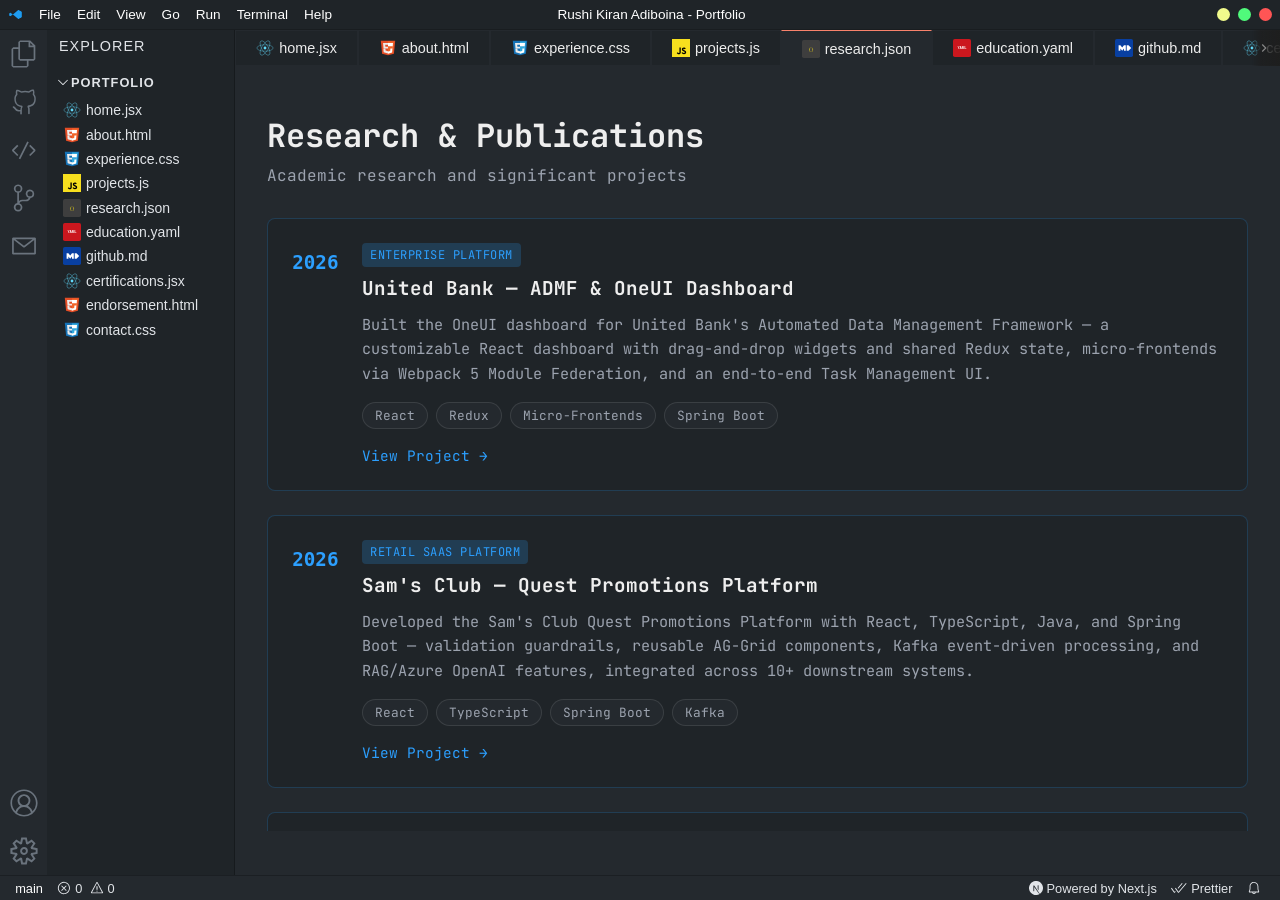
<file: research/index.html>
<!DOCTYPE html><html lang="en"><head><meta charSet="utf-8"/><meta name="viewport" content="width=device-width, initial-scale=1"/><title>Rushi Kiran Adiboina | Research</title><meta name="description" content="Full Stack Developer with 6+ years building scalable enterprise applications across banking, retail, and SaaS using React.js, TypeScript, Java, Spring Boot, microservices, and cloud."/><meta name="keywords" content="full stack developer, rushi kiran adiboina, react, typescript, java, spring boot, node.js, microservices, graphql, kafka, aws, azure, kubernetes, docker, portfolio"/><meta name="robots" content="index, follow"/><link rel="canonical" href="https://rushiadiboina.com"/><meta property="og:type" content="website"/><meta property="og:title" content="Rushi Kiran Adiboina - Full Stack Developer Portfolio"/><meta property="og:description" content="Full Stack Developer with 6+ years building scalable enterprise applications across banking, retail, and SaaS using React.js, TypeScript, Java, Spring Boot, microservices, and cloud."/><meta property="og:image" content="/og-image.svg"/><meta property="og:url" content="https://rushiadiboina.com"/><meta name="twitter:card" content="summary_large_image"/><meta name="twitter:title" content="Rushi Kiran Adiboina - Full Stack Developer Portfolio"/><meta name="twitter:description" content="Full Stack Developer with 6+ years building scalable enterprise applications across banking, retail, and SaaS using React.js, TypeScript, Java, Spring Boot, microservices, and cloud."/><meta name="twitter:image" content="/og-image.svg"/><meta name="next-head-count" content="16"/><link rel="preload" href="/_next/static/css/f7c2f061188b410e.css" as="style"/><link rel="stylesheet" href="/_next/static/css/f7c2f061188b410e.css" data-n-g=""/><link rel="preload" href="/_next/static/css/ceb1935168df5224.css" as="style"/><link rel="stylesheet" href="/_next/static/css/ceb1935168df5224.css" data-n-p=""/><noscript data-n-css=""></noscript><script defer="" nomodule="" src="/_next/static/chunks/polyfills-c67a75d1b6f99dc8.js"></script><script src="/_next/static/chunks/webpack-5752944655d749a0.js" defer=""></script><script src="/_next/static/chunks/framework-5f4595e5518b5600.js" defer=""></script><script src="/_next/static/chunks/main-49b82626af984845.js" defer=""></script><script src="/_next/static/chunks/pages/_app-3ab475e18d34a8f5.js" defer=""></script><script src="/_next/static/chunks/pages/research-92ebe743aa20e840.js" defer=""></script><script src="/_next/static/Ian4soWOJzePv1gdcrckV/_buildManifest.js" defer=""></script><script src="/_next/static/Ian4soWOJzePv1gdcrckV/_ssgManifest.js" defer=""></script></head><body><div id="__next" data-reactroot=""><section class="Titlebar_titlebar__qF029"><img src="/vscode_icon.svg" alt="VSCode Icon" height="15" width="15"/><div class="Titlebar_items__kiyGW"><p>File</p><p>Edit</p><p>View</p><p>Go</p><p>Run</p><p>Terminal</p><p>Help</p></div><p class="Titlebar_title__JRI8S">Rushi Kiran Adiboina<!-- --> - Portfolio</p><div class="Titlebar_windowButtons__fwpk_" aria-hidden="true"><span class="Titlebar_minimize__lFuJ1" aria-label="Minimize"></span><span class="Titlebar_maximize__hjViL" aria-label="Maximize"></span><span class="Titlebar_close__32yPf" aria-label="Close"></span></div></section><div class="Layout_main__c1pHS"><aside class="Sidebar_sidebar__gyKt1"><div><div class="Sidebar_iconContainer__r8abM false"><svg viewBox="0 0 24 24" xmlns="http://www.w3.org/2000/svg" fill="rgb(106, 115, 125)" class="Sidebar_icon__czDJe" aria-hidden="true"><path d="M17.5 0h-9L7 1.5V6H2.5L1 7.5v15.07L2.5 24h12.07L16 22.57V18h4.7l1.3-1.43V4.5L17.5 0zm0 2.12l2.38 2.38H17.5V2.12zm-3 20.38h-12v-15H7v9.07L8.5 18h6v4.5zm6-6h-12v-15H16V6h4.5v10.5z"></path></svg></div><div class="Sidebar_iconContainer__r8abM false"><svg viewBox="0 0 24 24" xmlns="http://www.w3.org/2000/svg" fill="rgb(106, 115, 125)" class="Sidebar_icon__czDJe" aria-hidden="true"><path d="M21.035 5.257c.91 1.092 1.364 2.366 1.364 3.822 0 5.277-3.002 6.824-5.823 7.279.364.637.455 1.365.455 2.093v3.73c0 .455-.273.728-.637.728a.718.718 0 01-.728-.728v-3.73a2.497 2.497 0 00-.728-2.093l.455-1.183c2.821-.364 5.733-1.274 5.733-6.187 0-1.183-.455-2.275-1.274-3.185l-.182-.727a4.04 4.04 0 00.09-2.73c-.454.09-1.364.273-2.91 1.365l-.547.09a13.307 13.307 0 00-6.55 0l-.547-.09C7.57 2.71 6.66 2.437 6.204 2.437c-.273.91-.273 1.91.09 2.73l-.181.727c-.91.91-1.365 2.093-1.365 3.185 0 4.822 2.73 5.823 5.732 6.187l.364 1.183c-.546.546-.819 1.274-.728 2.002v3.821a.718.718 0 01-.728.728.718.718 0 01-.728-.728V20.18c-3.002.637-4.185-.91-5.095-2.092-.455-.546-.819-1.001-1.274-1.092-.09-.091-.364-.455-.273-.819.091-.364.455-.637.82-.455.91.182 1.455.91 2 1.547.82 1.092 1.639 2.092 4.095 1.547v-.364c-.09-.728.091-1.456.455-2.093-2.73-.546-5.914-2.093-5.914-7.279 0-1.456.455-2.73 1.365-3.822-.273-1.273-.182-2.638.273-3.73l.455-.364C5.749 1.073 7.023.8 9.66 2.437a13.673 13.673 0 016.642 0C18.851.708 20.216.98 20.398 1.072l.455.364c.455 1.274.546 2.548.182 3.821z"></path></svg></div><div class="Sidebar_iconContainer__r8abM false"><svg viewBox="0 0 16 16" xmlns="http://www.w3.org/2000/svg" fill="rgb(106, 115, 125)" class="Sidebar_icon__czDJe" aria-hidden="true"><path d="M4.708 5.578L2.061 8.224l2.647 2.646-.708.708-3-3V7.87l3-3 .708.708zm7-.708L11 5.578l2.647 2.646L11 10.87l.708.708 3-3V7.87l-3-3zM4.908 13l.894.448 5-10L9.908 3l-5 10z"></path></svg></div><div class="Sidebar_iconContainer__r8abM false"><svg viewBox="0 0 24 24" xmlns="http://www.w3.org/2000/svg" fill="rgb(106, 115, 125)" class="Sidebar_icon__czDJe" aria-hidden="true"><path d="M21.007 8.222A3.738 3.738 0 0 0 15.045 5.2a3.737 3.737 0 0 0 1.156 6.583 2.988 2.988 0 0 1-2.668 1.67h-2.99a4.456 4.456 0 0 0-2.989 1.165V7.4a3.737 3.737 0 1 0-1.494 0v9.117a3.776 3.776 0 1 0 1.816.099 2.99 2.99 0 0 1 2.668-1.667h2.99a4.484 4.484 0 0 0 4.223-3.039 3.736 3.736 0 0 0 3.25-3.687zM4.565 3.738a2.242 2.242 0 1 1 4.484 0 2.242 2.242 0 0 1-4.484 0zm4.484 16.441a2.242 2.242 0 1 1-4.484 0 2.242 2.242 0 0 1 4.484 0zm8.221-9.715a2.242 2.242 0 1 1 0-4.485 2.242 2.242 0 0 1 0 4.485z"></path></svg></div><div class="Sidebar_iconContainer__r8abM false"><svg viewBox="0 0 16 16" xmlns="http://www.w3.org/2000/svg" fill="rgb(106, 115, 125)" class="Sidebar_icon__czDJe" aria-hidden="true"><path fill-rule="evenodd" clip-rule="evenodd" d="M1 3.5l.5-.5h13l.5.5v9l-.5.5h-13l-.5-.5v-9zm1 1.035V12h12V4.536L8.31 8.9H7.7L2 4.535zM13.03 4H2.97L8 7.869 13.03 4z"></path></svg></div></div><div><div class="Sidebar_iconContainer__r8abM"><svg viewBox="0 0 16 16" xmlns="http://www.w3.org/2000/svg" fill="rgb(106, 115, 125)" class="Sidebar_icon__czDJe" aria-hidden="true"><path d="M16 7.992C16 3.58 12.416 0 8 0S0 3.58 0 7.992c0 2.43 1.104 4.62 2.832 6.09.016.016.032.016.032.032.144.112.288.224.448.336.08.048.144.111.224.175A7.98 7.98 0 008.016 16a7.98 7.98 0 004.48-1.375c.08-.048.144-.111.224-.16.144-.111.304-.223.448-.335.016-.016.032-.016.032-.032 1.696-1.487 2.8-3.676 2.8-6.106zm-8 7.001c-1.504 0-2.88-.48-4.016-1.279.016-.128.048-.255.08-.383a4.17 4.17 0 01.416-.991c.176-.304.384-.576.64-.816.24-.24.528-.463.816-.639.304-.176.624-.304.976-.4A4.15 4.15 0 018 10.342a4.185 4.185 0 012.928 1.166c.368.368.656.8.864 1.295.112.288.192.592.24.911A7.03 7.03 0 018 14.993zm-2.448-7.4a2.49 2.49 0 01-.208-1.024c0-.351.064-.703.208-1.023.144-.32.336-.607.576-.847.24-.24.528-.431.848-.575.32-.144.672-.208 1.024-.208.368 0 .704.064 1.024.208.32.144.608.336.848.575.24.24.432.528.576.847.144.32.208.672.208 1.023 0 .368-.064.704-.208 1.023a2.84 2.84 0 01-.576.848 2.84 2.84 0 01-.848.575 2.715 2.715 0 01-2.064 0 2.84 2.84 0 01-.848-.575 2.526 2.526 0 01-.56-.848zm7.424 5.306c0-.032-.016-.048-.016-.08a5.22 5.22 0 00-.688-1.406 4.883 4.883 0 00-1.088-1.135 5.207 5.207 0 00-1.04-.608 2.82 2.82 0 00.464-.383 4.2 4.2 0 00.624-.784 3.624 3.624 0 00.528-1.934 3.71 3.71 0 00-.288-1.47 3.799 3.799 0 00-.816-1.199 3.845 3.845 0 00-1.2-.8 3.72 3.72 0 00-1.472-.287 3.72 3.72 0 00-1.472.288 3.631 3.631 0 00-1.2.815 3.84 3.84 0 00-.8 1.199 3.71 3.71 0 00-.288 1.47c0 .352.048.688.144 1.007.096.336.224.64.4.927.16.288.384.544.624.784.144.144.304.271.48.383a5.12 5.12 0 00-1.04.624c-.416.32-.784.703-1.088 1.119a4.999 4.999 0 00-.688 1.406c-.016.032-.016.064-.016.08C1.776 11.636.992 9.91.992 7.992.992 4.14 4.144.991 8 .991s7.008 3.149 7.008 7.001a6.96 6.96 0 01-2.032 4.907z"></path></svg></div><div class="Sidebar_iconContainer__r8abM"><svg viewBox="0 0 24 24" xmlns="http://www.w3.org/2000/svg" fill="rgb(106, 115, 125)" class="Sidebar_icon__czDJe" aria-hidden="true"><path fill-rule="evenodd" clip-rule="evenodd" d="M19.85 8.75l4.15.83v4.84l-4.15.83 2.35 3.52-3.43 3.43-3.52-2.35-.83 4.15H9.58l-.83-4.15-3.52 2.35-3.43-3.43 2.35-3.52L0 14.42V9.58l4.15-.83L1.8 5.23 5.23 1.8l3.52 2.35L9.58 0h4.84l.83 4.15 3.52-2.35 3.43 3.43-2.35 3.52zm-1.57 5.07l4-.81v-2l-4-.81-.54-1.3 2.29-3.43-1.43-1.43-3.43 2.29-1.3-.54-.81-4h-2l-.81 4-1.3.54-3.43-2.29-1.43 1.43L6.38 8.9l-.54 1.3-4 .81v2l4 .81.54 1.3-2.29 3.43 1.43 1.43 3.43-2.29 1.3.54.81 4h2l.81-4 1.3-.54 3.43 2.29 1.43-1.43-2.29-3.43.54-1.3zm-8.186-4.672A3.43 3.43 0 0112 8.57 3.44 3.44 0 0115.43 12a3.43 3.43 0 11-5.336-2.852zm.956 4.274c.281.188.612.288.95.288A1.7 1.7 0 0013.71 12a1.71 1.71 0 10-2.66 1.422z"></path></svg></div></div></aside><div class="Explorer_explorer__MYKPT"><p class="Explorer_title__SAx86">Explorer</p><div><input type="checkbox" class="Explorer_checkbox__K21K5" id="portfolio-checkbox" checked=""/><label for="portfolio-checkbox" class="Explorer_heading__YLwUA"><svg width="16" height="16" viewBox="0 0 16 16" xmlns="http://www.w3.org/2000/svg" fill="currentColor" class="Explorer_chevron__PFE0_" style="transform:rotate(90deg)"><path fill-rule="evenodd" clip-rule="evenodd" d="M10.072 8.024L5.715 3.667l.618-.62L11 7.716v.618L6.333 13l-.618-.619 4.357-4.357z"></path></svg>Portfolio</label><div class="Explorer_files__1BcBi" style="display:block"><div class="Explorer_file__Strqx"><img src="/react_icon.svg" alt="home.jsx" height="18" width="18"/> <p>home.jsx</p></div><div class="Explorer_file__Strqx"><img src="/html_icon.svg" alt="about.html" height="18" width="18"/> <p>about.html</p></div><div class="Explorer_file__Strqx"><img src="/css_icon.svg" alt="experience.css" height="18" width="18"/> <p>experience.css</p></div><div class="Explorer_file__Strqx"><img src="/js_icon.svg" alt="projects.js" height="18" width="18"/> <p>projects.js</p></div><div class="Explorer_file__Strqx"><img src="/json_icon.svg" alt="research.json" height="18" width="18"/> <p>research.json</p></div><div class="Explorer_file__Strqx"><img src="/yaml_icon.svg" alt="education.yaml" height="18" width="18"/> <p>education.yaml</p></div><div class="Explorer_file__Strqx"><img src="/markdown_icon.svg" alt="github.md" height="18" width="18"/> <p>github.md</p></div><div class="Explorer_file__Strqx"><img src="/react_icon.svg" alt="certifications.jsx" height="18" width="18"/> <p>certifications.jsx</p></div><div class="Explorer_file__Strqx"><img src="/html_icon.svg" alt="endorsement.html" height="18" width="18"/> <p>endorsement.html</p></div><div class="Explorer_file__Strqx"><img src="/css_icon.svg" alt="contact.css" height="18" width="18"/> <p>contact.css</p></div></div></div></div><div style="width:100%;overflow:hidden;position:relative"><div class="Tabsbar_tabsContainer__SaD97"><div class="Tabsbar_tabs__A5mro"><div class="Tab_tab__oZcQ_ false"><img src="/react_icon.svg" alt="home.jsx file icon" height="18" width="18"/><p>home.jsx</p></div><div class="Tab_tab__oZcQ_ false"><img src="/html_icon.svg" alt="about.html file icon" height="18" width="18"/><p>about.html</p></div><div class="Tab_tab__oZcQ_ false"><img src="/css_icon.svg" alt="experience.css file icon" height="18" width="18"/><p>experience.css</p></div><div class="Tab_tab__oZcQ_ false"><img src="/js_icon.svg" alt="projects.js file icon" height="18" width="18"/><p>projects.js</p></div><div class="Tab_tab__oZcQ_ Tab_active__n8qKl"><img src="/json_icon.svg" alt="research.json file icon" height="18" width="18"/><p>research.json</p></div><div class="Tab_tab__oZcQ_ false"><img src="/yaml_icon.svg" alt="education.yaml file icon" height="18" width="18"/><p>education.yaml</p></div><div class="Tab_tab__oZcQ_ false"><img src="/markdown_icon.svg" alt="github.md file icon" height="18" width="18"/><p>github.md</p></div><div class="Tab_tab__oZcQ_ false"><img src="/react_icon.svg" alt="certifications.jsx file icon" height="18" width="18"/><p>certifications.jsx</p></div><div class="Tab_tab__oZcQ_ false"><img src="/html_icon.svg" alt="endorsement.html file icon" height="18" width="18"/><p>endorsement.html</p></div><div class="Tab_tab__oZcQ_ false"><img src="/css_icon.svg" alt="contact.css file icon" height="18" width="18"/><p>contact.css</p></div></div></div><main id="main-editor" class="Layout_content__RNbd0"><div class="ResearchPage_container__ZRSSn"><h2 class="ResearchPage_heading__RLMC2">Research &amp; Publications</h2><p class="ResearchPage_subtitle__aTtFB">Academic research and significant projects</p><div class="ResearchPage_timeline__SfJ59"><div class="ResearchPage_card__7CAz6"><div class="ResearchPage_year__K8ybq">2026</div><div class="ResearchPage_content__eHXWE"><span class="ResearchPage_type___wZGR">Enterprise Platform</span><h3 class="ResearchPage_title__dtdJV">United Bank — ADMF &amp; OneUI Dashboard</h3><p class="ResearchPage_description__IYDug">Built the OneUI dashboard for United Bank&#x27;s Automated Data Management Framework — a customizable React dashboard with drag-and-drop widgets and shared Redux state, micro-frontends via Webpack 5 Module Federation, and an end-to-end Task Management UI.</p><div class="ResearchPage_tags__qkciy"><span class="ResearchPage_tag__Pj_0V">React</span><span class="ResearchPage_tag__Pj_0V">Redux</span><span class="ResearchPage_tag__Pj_0V">Micro-Frontends</span><span class="ResearchPage_tag__Pj_0V">Spring Boot</span></div><a href="https://github.com/Rushikiran123" target="_blank" rel="noopener noreferrer" class="ResearchPage_link__5bV8Z">View Project →</a></div></div><div class="ResearchPage_card__7CAz6"><div class="ResearchPage_year__K8ybq">2026</div><div class="ResearchPage_content__eHXWE"><span class="ResearchPage_type___wZGR">Retail SaaS Platform</span><h3 class="ResearchPage_title__dtdJV">Sam&#x27;s Club — Quest Promotions Platform</h3><p class="ResearchPage_description__IYDug">Developed the Sam&#x27;s Club Quest Promotions Platform with React, TypeScript, Java, and Spring Boot — validation guardrails, reusable AG-Grid components, Kafka event-driven processing, and RAG/Azure OpenAI features, integrated across 10+ downstream systems.</p><div class="ResearchPage_tags__qkciy"><span class="ResearchPage_tag__Pj_0V">React</span><span class="ResearchPage_tag__Pj_0V">TypeScript</span><span class="ResearchPage_tag__Pj_0V">Spring Boot</span><span class="ResearchPage_tag__Pj_0V">Kafka</span></div><a href="https://github.com/Rushikiran123" target="_blank" rel="noopener noreferrer" class="ResearchPage_link__5bV8Z">View Project →</a></div></div><div class="ResearchPage_card__7CAz6"><div class="ResearchPage_year__K8ybq">2024</div><div class="ResearchPage_content__eHXWE"><span class="ResearchPage_type___wZGR">FinTech Platform</span><h3 class="ResearchPage_title__dtdJV">Bank of America — Portfolio Management App</h3><p class="ResearchPage_description__IYDug">Owned a large-scale portfolio-management app with React and micro-frontend architecture for real-time investment insights; built Node.js/Express APIs, secured with OAuth 2.0/JWT/RBAC, and delivered a RAG-based Agentic AI solution integrated with Confluence.</p><div class="ResearchPage_tags__qkciy"><span class="ResearchPage_tag__Pj_0V">React</span><span class="ResearchPage_tag__Pj_0V">Node.js</span><span class="ResearchPage_tag__Pj_0V">Micro-Frontends</span><span class="ResearchPage_tag__Pj_0V">RAG</span></div><a href="https://github.com/Rushikiran123" target="_blank" rel="noopener noreferrer" class="ResearchPage_link__5bV8Z">View Project →</a></div></div></div></div></main></div></div><footer class="Bottombar_bottomBar__QVIne"><div class="Bottombar_container__v_l0M"><a href="https://github.com/Rushikiran123" target="_blank" rel="noreferrer noopener" class="Bottombar_section___NTJA"><svg viewBox="0 0 24 24" xmlns="http://www.w3.org/2000/svg" fill="currentColor" class="Bottombar_icon__zdqmH"><path d="M21.007 8.222A3.738 3.738 0 0 0 15.045 5.2a3.737 3.737 0 0 0 1.156 6.583 2.988 2.988 0 0 1-2.668 1.67h-2.99a4.456 4.456 0 0 0-2.989 1.165V7.4a3.737 3.737 0 1 0-1.494 0v9.117a3.776 3.776 0 1 0 1.816.099 2.99 2.99 0 0 1 2.668-1.667h2.99a4.484 4.484 0 0 0 4.223-3.039 3.736 3.736 0 0 0 3.25-3.687zM4.565 3.738a2.242 2.242 0 1 1 4.484 0 2.242 2.242 0 0 1-4.484 0zm4.484 16.441a2.242 2.242 0 1 1-4.484 0 2.242 2.242 0 0 1 4.484 0zm8.221-9.715a2.242 2.242 0 1 1 0-4.485 2.242 2.242 0 0 1 0 4.485z"></path></svg><p>main</p></a><div class="Bottombar_section___NTJA"><svg width="14" height="14" viewBox="0 0 16 16" xmlns="http://www.w3.org/2000/svg" fill="currentColor" class="Bottombar_icon__zdqmH"><path fill-rule="evenodd" clip-rule="evenodd" d="M8.6 1c1.6.1 3.1.9 4.2 2 1.3 1.4 2 3.1 2 5.1 0 1.6-.6 3.1-1.6 4.4-1 1.2-2.4 2.1-4 2.4-1.6.3-3.2.1-4.6-.7-1.4-.8-2.5-2-3.1-3.5C.9 9.2.8 7.5 1.3 6c.5-1.6 1.4-2.9 2.8-3.8C5.4 1.3 7 .9 8.6 1zm.5 12.9c1.3-.3 2.5-1 3.4-2.1.8-1.1 1.3-2.4 1.2-3.8 0-1.6-.6-3.2-1.7-4.3-1-1-2.2-1.6-3.6-1.7-1.3-.1-2.7.2-3.8 1-1.1.8-1.9 1.9-2.3 3.3-.4 1.3-.4 2.7.2 4 .6 1.3 1.5 2.3 2.7 3 1.2.7 2.6.9 3.9.6zM7.9 7.5L10.3 5l.7.7-2.4 2.5 2.4 2.5-.7.7-2.4-2.5-2.4 2.5-.7-.7 2.4-2.5-2.4-2.5.7-.7 2.4 2.5z"></path></svg><p>0</p>  <svg width="14" height="14" viewBox="0 0 16 16" xmlns="http://www.w3.org/2000/svg" fill="currentColor" class="Bottombar_icon__zdqmH"><path fill-rule="evenodd" clip-rule="evenodd" d="M7.56 1h.88l6.54 12.26-.44.74H1.44L1 13.26 7.56 1zM8 2.28L2.28 13H13.7L8 2.28zM8.625 12v-1h-1.25v1h1.25zm-1.25-2V6h1.25v4h-1.25z"></path></svg><p>0</p></div></div><div class="Bottombar_container__v_l0M"><div class="Bottombar_section___NTJA"><svg width="14" fill="currentColor" viewBox="0 0 24 24" xmlns="http://www.w3.org/2000/svg" class="Bottombar_icon__zdqmH"><path d="M11.572 0c-.176 0-.31.001-.358.007a19.76 19.76 0 0 1-.364.033C7.443.346 4.25 2.185 2.228 5.012a11.875 11.875 0 0 0-2.119 5.243c-.096.659-.108.854-.108 1.747s.012 1.089.108 1.748c.652 4.506 3.86 8.292 8.209 9.695.779.25 1.6.422 2.534.525.363.04 1.935.04 2.299 0 1.611-.178 2.977-.577 4.323-1.264.207-.106.247-.134.219-.158-.02-.013-.9-1.193-1.955-2.62l-1.919-2.592-2.404-3.558a338.739 338.739 0 0 0-2.422-3.556c-.009-.002-.018 1.579-.023 3.51-.007 3.38-.01 3.515-.052 3.595a.426.426 0 0 1-.206.214c-.075.037-.14.044-.495.044H7.81l-.108-.068a.438.438 0 0 1-.157-.171l-.05-.106.006-4.703.007-4.705.072-.092a.645.645 0 0 1 .174-.143c.096-.047.134-.051.54-.051.478 0 .558.018.682.154.035.038 1.337 1.999 2.895 4.361a10760.433 10760.433 0 0 0 4.735 7.17l1.9 2.879.096-.063a12.317 12.317 0 0 0 2.466-2.163 11.944 11.944 0 0 0 2.824-6.134c.096-.66.108-.854.108-1.748 0-.893-.012-1.088-.108-1.747-.652-4.506-3.859-8.292-8.208-9.695a12.597 12.597 0 0 0-2.499-.523A33.119 33.119 0 0 0 11.573 0zm4.069 7.217c.347 0 .408.005.486.047a.473.473 0 0 1 .237.277c.018.06.023 1.365.018 4.304l-.006 4.218-.744-1.14-.746-1.14v-3.066c0-1.982.01-3.097.023-3.15a.478.478 0 0 1 .233-.296c.096-.05.13-.054.5-.054z"></path></svg><p>Powered by Next.js</p></div><div class="Bottombar_section___NTJA"><svg width="16" height="16" xmlns="http://www.w3.org/2000/svg" fill="currentColor" class="Bottombar_icon__zdqmH"><path fill-rule="evenodd" clip-rule="evenodd" d="M15.62 3.596 7.815 12.81l-.728-.033L4 8.382l.754-.53 2.744 3.907L14.917 3l.703.596z"></path><path fill-rule="evenodd" clip-rule="evenodd" d="m7.234 8.774 4.386-5.178L10.917 3l-4.23 4.994.547.78zm-1.55.403.548.78-.547-.78zm-1.617 1.91.547.78-.799.943-.728-.033L0 8.382l.754-.53 2.744 3.907.57-.672z"></path></svg><p>Prettier</p></div><div class="Bottombar_section___NTJA"><svg width="14" height="14" viewBox="0 0 16 16" xmlns="http://www.w3.org/2000/svg" fill="currentColor" aria-label="Notifications"><path d="M13.377 10.573a7.63 7.63 0 01-.383-2.38V6.195a5.115 5.115 0 00-1.268-3.446 5.138 5.138 0 00-3.242-1.722c-.694-.072-1.4 0-2.07.227-.67.215-1.28.574-1.794 1.053a4.923 4.923 0 00-1.208 1.675 5.067 5.067 0 00-.431 2.022v2.2a7.61 7.61 0 01-.383 2.37L2 12.343l.479.658h3.505c0 .526.215 1.04.586 1.412.37.37.885.586 1.412.586.526 0 1.04-.215 1.411-.586s.587-.886.587-1.412h3.505l.478-.658-.586-1.77zm-4.69 3.147a.997.997 0 01-.705.299.997.997 0 01-.706-.3.997.997 0 01-.3-.705h1.999a.939.939 0 01-.287.706zm-5.515-1.71l.371-1.114a8.633 8.633 0 00.443-2.691V6.004c0-.563.12-1.113.347-1.616.227-.514.55-.969.969-1.34.419-.382.91-.67 1.436-.837.538-.18 1.1-.24 1.65-.18a4.147 4.147 0 012.597 1.4 4.133 4.133 0 011.004 2.776v2.01c0 .909.144 1.818.443 2.691l.371 1.113h-9.63v-.012z"></path></svg></div></div></footer></div><script id="__NEXT_DATA__" type="application/json">{"props":{"pageProps":{"title":"Research"},"__N_SSG":true},"page":"/research","query":{},"buildId":"Ian4soWOJzePv1gdcrckV","isFallback":false,"gsp":true,"scriptLoader":[]}</script></body></html>
</file>
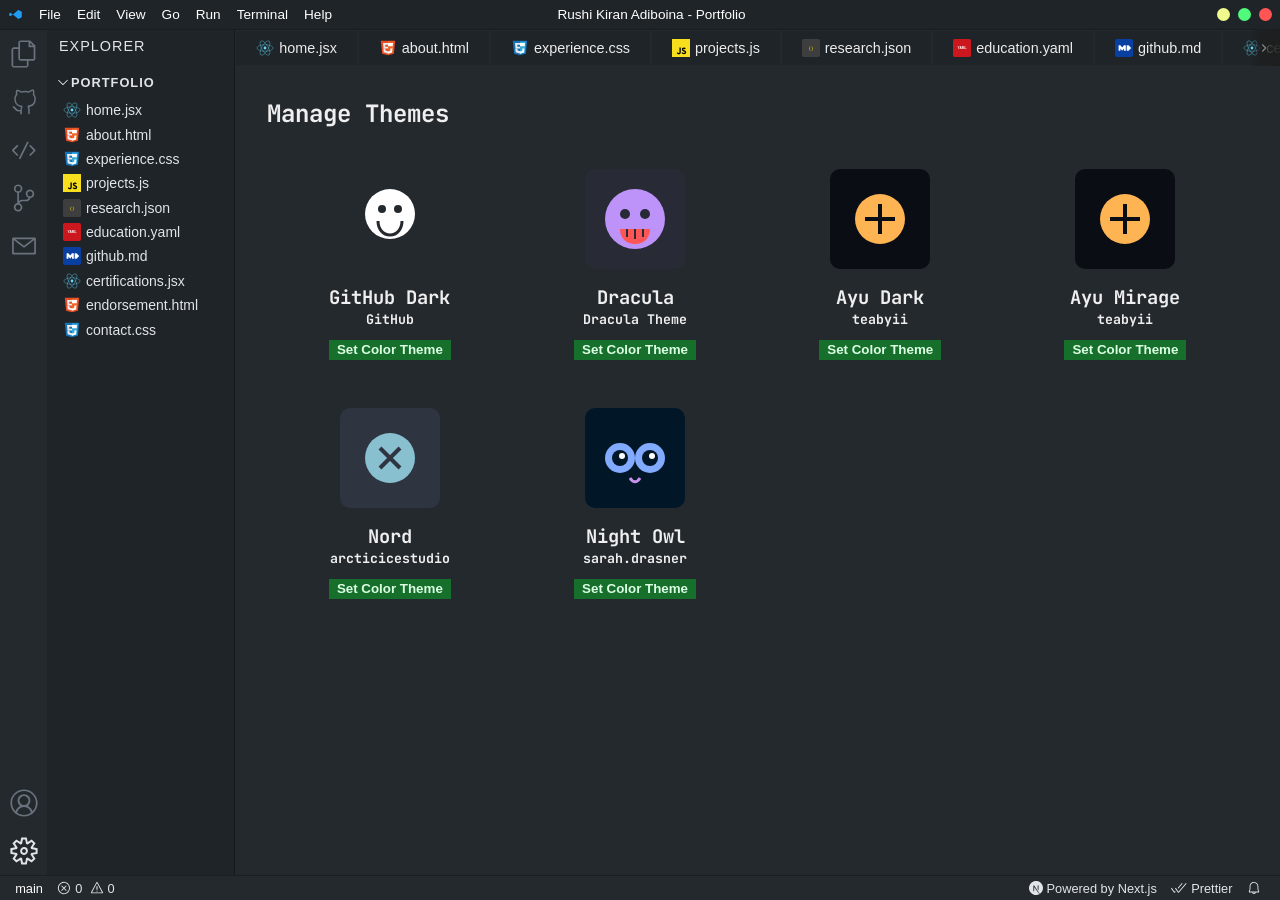
<file: settings/index.html>
<!DOCTYPE html><html lang="en"><head><meta charSet="utf-8"/><meta name="viewport" content="width=device-width, initial-scale=1"/><title>Rushi Kiran Adiboina | Settings</title><meta name="description" content="Full Stack Developer with 6+ years building scalable enterprise applications across banking, retail, and SaaS using React.js, TypeScript, Java, Spring Boot, microservices, and cloud."/><meta name="keywords" content="full stack developer, rushi kiran adiboina, react, typescript, java, spring boot, node.js, microservices, graphql, kafka, aws, azure, kubernetes, docker, portfolio"/><meta name="robots" content="index, follow"/><link rel="canonical" href="https://rushiadiboina.com"/><meta property="og:type" content="website"/><meta property="og:title" content="Rushi Kiran Adiboina - Full Stack Developer Portfolio"/><meta property="og:description" content="Full Stack Developer with 6+ years building scalable enterprise applications across banking, retail, and SaaS using React.js, TypeScript, Java, Spring Boot, microservices, and cloud."/><meta property="og:image" content="/og-image.svg"/><meta property="og:url" content="https://rushiadiboina.com"/><meta name="twitter:card" content="summary_large_image"/><meta name="twitter:title" content="Rushi Kiran Adiboina - Full Stack Developer Portfolio"/><meta name="twitter:description" content="Full Stack Developer with 6+ years building scalable enterprise applications across banking, retail, and SaaS using React.js, TypeScript, Java, Spring Boot, microservices, and cloud."/><meta name="twitter:image" content="/og-image.svg"/><meta name="next-head-count" content="16"/><link rel="preload" href="/_next/static/css/f7c2f061188b410e.css" as="style"/><link rel="stylesheet" href="/_next/static/css/f7c2f061188b410e.css" data-n-g=""/><link rel="preload" href="/_next/static/css/2257c579dca86c66.css" as="style"/><link rel="stylesheet" href="/_next/static/css/2257c579dca86c66.css" data-n-p=""/><noscript data-n-css=""></noscript><script defer="" nomodule="" src="/_next/static/chunks/polyfills-c67a75d1b6f99dc8.js"></script><script src="/_next/static/chunks/webpack-5752944655d749a0.js" defer=""></script><script src="/_next/static/chunks/framework-5f4595e5518b5600.js" defer=""></script><script src="/_next/static/chunks/main-49b82626af984845.js" defer=""></script><script src="/_next/static/chunks/pages/_app-3ab475e18d34a8f5.js" defer=""></script><script src="/_next/static/chunks/pages/settings-d69e87b088c4fe1a.js" defer=""></script><script src="/_next/static/Ian4soWOJzePv1gdcrckV/_buildManifest.js" defer=""></script><script src="/_next/static/Ian4soWOJzePv1gdcrckV/_ssgManifest.js" defer=""></script></head><body><div id="__next" data-reactroot=""><section class="Titlebar_titlebar__qF029"><img src="/vscode_icon.svg" alt="VSCode Icon" height="15" width="15"/><div class="Titlebar_items__kiyGW"><p>File</p><p>Edit</p><p>View</p><p>Go</p><p>Run</p><p>Terminal</p><p>Help</p></div><p class="Titlebar_title__JRI8S">Rushi Kiran Adiboina<!-- --> - Portfolio</p><div class="Titlebar_windowButtons__fwpk_" aria-hidden="true"><span class="Titlebar_minimize__lFuJ1" aria-label="Minimize"></span><span class="Titlebar_maximize__hjViL" aria-label="Maximize"></span><span class="Titlebar_close__32yPf" aria-label="Close"></span></div></section><div class="Layout_main__c1pHS"><aside class="Sidebar_sidebar__gyKt1"><div><div class="Sidebar_iconContainer__r8abM false"><svg viewBox="0 0 24 24" xmlns="http://www.w3.org/2000/svg" fill="rgb(106, 115, 125)" class="Sidebar_icon__czDJe" aria-hidden="true"><path d="M17.5 0h-9L7 1.5V6H2.5L1 7.5v15.07L2.5 24h12.07L16 22.57V18h4.7l1.3-1.43V4.5L17.5 0zm0 2.12l2.38 2.38H17.5V2.12zm-3 20.38h-12v-15H7v9.07L8.5 18h6v4.5zm6-6h-12v-15H16V6h4.5v10.5z"></path></svg></div><div class="Sidebar_iconContainer__r8abM false"><svg viewBox="0 0 24 24" xmlns="http://www.w3.org/2000/svg" fill="rgb(106, 115, 125)" class="Sidebar_icon__czDJe" aria-hidden="true"><path d="M21.035 5.257c.91 1.092 1.364 2.366 1.364 3.822 0 5.277-3.002 6.824-5.823 7.279.364.637.455 1.365.455 2.093v3.73c0 .455-.273.728-.637.728a.718.718 0 01-.728-.728v-3.73a2.497 2.497 0 00-.728-2.093l.455-1.183c2.821-.364 5.733-1.274 5.733-6.187 0-1.183-.455-2.275-1.274-3.185l-.182-.727a4.04 4.04 0 00.09-2.73c-.454.09-1.364.273-2.91 1.365l-.547.09a13.307 13.307 0 00-6.55 0l-.547-.09C7.57 2.71 6.66 2.437 6.204 2.437c-.273.91-.273 1.91.09 2.73l-.181.727c-.91.91-1.365 2.093-1.365 3.185 0 4.822 2.73 5.823 5.732 6.187l.364 1.183c-.546.546-.819 1.274-.728 2.002v3.821a.718.718 0 01-.728.728.718.718 0 01-.728-.728V20.18c-3.002.637-4.185-.91-5.095-2.092-.455-.546-.819-1.001-1.274-1.092-.09-.091-.364-.455-.273-.819.091-.364.455-.637.82-.455.91.182 1.455.91 2 1.547.82 1.092 1.639 2.092 4.095 1.547v-.364c-.09-.728.091-1.456.455-2.093-2.73-.546-5.914-2.093-5.914-7.279 0-1.456.455-2.73 1.365-3.822-.273-1.273-.182-2.638.273-3.73l.455-.364C5.749 1.073 7.023.8 9.66 2.437a13.673 13.673 0 016.642 0C18.851.708 20.216.98 20.398 1.072l.455.364c.455 1.274.546 2.548.182 3.821z"></path></svg></div><div class="Sidebar_iconContainer__r8abM false"><svg viewBox="0 0 16 16" xmlns="http://www.w3.org/2000/svg" fill="rgb(106, 115, 125)" class="Sidebar_icon__czDJe" aria-hidden="true"><path d="M4.708 5.578L2.061 8.224l2.647 2.646-.708.708-3-3V7.87l3-3 .708.708zm7-.708L11 5.578l2.647 2.646L11 10.87l.708.708 3-3V7.87l-3-3zM4.908 13l.894.448 5-10L9.908 3l-5 10z"></path></svg></div><div class="Sidebar_iconContainer__r8abM false"><svg viewBox="0 0 24 24" xmlns="http://www.w3.org/2000/svg" fill="rgb(106, 115, 125)" class="Sidebar_icon__czDJe" aria-hidden="true"><path d="M21.007 8.222A3.738 3.738 0 0 0 15.045 5.2a3.737 3.737 0 0 0 1.156 6.583 2.988 2.988 0 0 1-2.668 1.67h-2.99a4.456 4.456 0 0 0-2.989 1.165V7.4a3.737 3.737 0 1 0-1.494 0v9.117a3.776 3.776 0 1 0 1.816.099 2.99 2.99 0 0 1 2.668-1.667h2.99a4.484 4.484 0 0 0 4.223-3.039 3.736 3.736 0 0 0 3.25-3.687zM4.565 3.738a2.242 2.242 0 1 1 4.484 0 2.242 2.242 0 0 1-4.484 0zm4.484 16.441a2.242 2.242 0 1 1-4.484 0 2.242 2.242 0 0 1 4.484 0zm8.221-9.715a2.242 2.242 0 1 1 0-4.485 2.242 2.242 0 0 1 0 4.485z"></path></svg></div><div class="Sidebar_iconContainer__r8abM false"><svg viewBox="0 0 16 16" xmlns="http://www.w3.org/2000/svg" fill="rgb(106, 115, 125)" class="Sidebar_icon__czDJe" aria-hidden="true"><path fill-rule="evenodd" clip-rule="evenodd" d="M1 3.5l.5-.5h13l.5.5v9l-.5.5h-13l-.5-.5v-9zm1 1.035V12h12V4.536L8.31 8.9H7.7L2 4.535zM13.03 4H2.97L8 7.869 13.03 4z"></path></svg></div></div><div><div class="Sidebar_iconContainer__r8abM"><svg viewBox="0 0 16 16" xmlns="http://www.w3.org/2000/svg" fill="rgb(106, 115, 125)" class="Sidebar_icon__czDJe" aria-hidden="true"><path d="M16 7.992C16 3.58 12.416 0 8 0S0 3.58 0 7.992c0 2.43 1.104 4.62 2.832 6.09.016.016.032.016.032.032.144.112.288.224.448.336.08.048.144.111.224.175A7.98 7.98 0 008.016 16a7.98 7.98 0 004.48-1.375c.08-.048.144-.111.224-.16.144-.111.304-.223.448-.335.016-.016.032-.016.032-.032 1.696-1.487 2.8-3.676 2.8-6.106zm-8 7.001c-1.504 0-2.88-.48-4.016-1.279.016-.128.048-.255.08-.383a4.17 4.17 0 01.416-.991c.176-.304.384-.576.64-.816.24-.24.528-.463.816-.639.304-.176.624-.304.976-.4A4.15 4.15 0 018 10.342a4.185 4.185 0 012.928 1.166c.368.368.656.8.864 1.295.112.288.192.592.24.911A7.03 7.03 0 018 14.993zm-2.448-7.4a2.49 2.49 0 01-.208-1.024c0-.351.064-.703.208-1.023.144-.32.336-.607.576-.847.24-.24.528-.431.848-.575.32-.144.672-.208 1.024-.208.368 0 .704.064 1.024.208.32.144.608.336.848.575.24.24.432.528.576.847.144.32.208.672.208 1.023 0 .368-.064.704-.208 1.023a2.84 2.84 0 01-.576.848 2.84 2.84 0 01-.848.575 2.715 2.715 0 01-2.064 0 2.84 2.84 0 01-.848-.575 2.526 2.526 0 01-.56-.848zm7.424 5.306c0-.032-.016-.048-.016-.08a5.22 5.22 0 00-.688-1.406 4.883 4.883 0 00-1.088-1.135 5.207 5.207 0 00-1.04-.608 2.82 2.82 0 00.464-.383 4.2 4.2 0 00.624-.784 3.624 3.624 0 00.528-1.934 3.71 3.71 0 00-.288-1.47 3.799 3.799 0 00-.816-1.199 3.845 3.845 0 00-1.2-.8 3.72 3.72 0 00-1.472-.287 3.72 3.72 0 00-1.472.288 3.631 3.631 0 00-1.2.815 3.84 3.84 0 00-.8 1.199 3.71 3.71 0 00-.288 1.47c0 .352.048.688.144 1.007.096.336.224.64.4.927.16.288.384.544.624.784.144.144.304.271.48.383a5.12 5.12 0 00-1.04.624c-.416.32-.784.703-1.088 1.119a4.999 4.999 0 00-.688 1.406c-.016.032-.016.064-.016.08C1.776 11.636.992 9.91.992 7.992.992 4.14 4.144.991 8 .991s7.008 3.149 7.008 7.001a6.96 6.96 0 01-2.032 4.907z"></path></svg></div><div class="Sidebar_iconContainer__r8abM"><svg viewBox="0 0 24 24" xmlns="http://www.w3.org/2000/svg" fill="rgb(225, 228, 232)" class="Sidebar_icon__czDJe" aria-hidden="true"><path fill-rule="evenodd" clip-rule="evenodd" d="M19.85 8.75l4.15.83v4.84l-4.15.83 2.35 3.52-3.43 3.43-3.52-2.35-.83 4.15H9.58l-.83-4.15-3.52 2.35-3.43-3.43 2.35-3.52L0 14.42V9.58l4.15-.83L1.8 5.23 5.23 1.8l3.52 2.35L9.58 0h4.84l.83 4.15 3.52-2.35 3.43 3.43-2.35 3.52zm-1.57 5.07l4-.81v-2l-4-.81-.54-1.3 2.29-3.43-1.43-1.43-3.43 2.29-1.3-.54-.81-4h-2l-.81 4-1.3.54-3.43-2.29-1.43 1.43L6.38 8.9l-.54 1.3-4 .81v2l4 .81.54 1.3-2.29 3.43 1.43 1.43 3.43-2.29 1.3.54.81 4h2l.81-4 1.3-.54 3.43 2.29 1.43-1.43-2.29-3.43.54-1.3zm-8.186-4.672A3.43 3.43 0 0112 8.57 3.44 3.44 0 0115.43 12a3.43 3.43 0 11-5.336-2.852zm.956 4.274c.281.188.612.288.95.288A1.7 1.7 0 0013.71 12a1.71 1.71 0 10-2.66 1.422z"></path></svg></div></div></aside><div class="Explorer_explorer__MYKPT"><p class="Explorer_title__SAx86">Explorer</p><div><input type="checkbox" class="Explorer_checkbox__K21K5" id="portfolio-checkbox" checked=""/><label for="portfolio-checkbox" class="Explorer_heading__YLwUA"><svg width="16" height="16" viewBox="0 0 16 16" xmlns="http://www.w3.org/2000/svg" fill="currentColor" class="Explorer_chevron__PFE0_" style="transform:rotate(90deg)"><path fill-rule="evenodd" clip-rule="evenodd" d="M10.072 8.024L5.715 3.667l.618-.62L11 7.716v.618L6.333 13l-.618-.619 4.357-4.357z"></path></svg>Portfolio</label><div class="Explorer_files__1BcBi" style="display:block"><div class="Explorer_file__Strqx"><img src="/react_icon.svg" alt="home.jsx" height="18" width="18"/> <p>home.jsx</p></div><div class="Explorer_file__Strqx"><img src="/html_icon.svg" alt="about.html" height="18" width="18"/> <p>about.html</p></div><div class="Explorer_file__Strqx"><img src="/css_icon.svg" alt="experience.css" height="18" width="18"/> <p>experience.css</p></div><div class="Explorer_file__Strqx"><img src="/js_icon.svg" alt="projects.js" height="18" width="18"/> <p>projects.js</p></div><div class="Explorer_file__Strqx"><img src="/json_icon.svg" alt="research.json" height="18" width="18"/> <p>research.json</p></div><div class="Explorer_file__Strqx"><img src="/yaml_icon.svg" alt="education.yaml" height="18" width="18"/> <p>education.yaml</p></div><div class="Explorer_file__Strqx"><img src="/markdown_icon.svg" alt="github.md" height="18" width="18"/> <p>github.md</p></div><div class="Explorer_file__Strqx"><img src="/react_icon.svg" alt="certifications.jsx" height="18" width="18"/> <p>certifications.jsx</p></div><div class="Explorer_file__Strqx"><img src="/html_icon.svg" alt="endorsement.html" height="18" width="18"/> <p>endorsement.html</p></div><div class="Explorer_file__Strqx"><img src="/css_icon.svg" alt="contact.css" height="18" width="18"/> <p>contact.css</p></div></div></div></div><div style="width:100%;overflow:hidden;position:relative"><div class="Tabsbar_tabsContainer__SaD97"><div class="Tabsbar_tabs__A5mro"><div class="Tab_tab__oZcQ_ false"><img src="/react_icon.svg" alt="home.jsx file icon" height="18" width="18"/><p>home.jsx</p></div><div class="Tab_tab__oZcQ_ false"><img src="/html_icon.svg" alt="about.html file icon" height="18" width="18"/><p>about.html</p></div><div class="Tab_tab__oZcQ_ false"><img src="/css_icon.svg" alt="experience.css file icon" height="18" width="18"/><p>experience.css</p></div><div class="Tab_tab__oZcQ_ false"><img src="/js_icon.svg" alt="projects.js file icon" height="18" width="18"/><p>projects.js</p></div><div class="Tab_tab__oZcQ_ false"><img src="/json_icon.svg" alt="research.json file icon" height="18" width="18"/><p>research.json</p></div><div class="Tab_tab__oZcQ_ false"><img src="/yaml_icon.svg" alt="education.yaml file icon" height="18" width="18"/><p>education.yaml</p></div><div class="Tab_tab__oZcQ_ false"><img src="/markdown_icon.svg" alt="github.md file icon" height="18" width="18"/><p>github.md</p></div><div class="Tab_tab__oZcQ_ false"><img src="/react_icon.svg" alt="certifications.jsx file icon" height="18" width="18"/><p>certifications.jsx</p></div><div class="Tab_tab__oZcQ_ false"><img src="/html_icon.svg" alt="endorsement.html file icon" height="18" width="18"/><p>endorsement.html</p></div><div class="Tab_tab__oZcQ_ false"><img src="/css_icon.svg" alt="contact.css file icon" height="18" width="18"/><p>contact.css</p></div></div></div><main id="main-editor" class="Layout_content__RNbd0"><h2>Manage Themes</h2><div class="SettingsPage_container__IlDEZ"><div class="ThemeInfo_container__ok8ua"><img src="/github-dark.svg" alt="GitHub Dark" height="100" width="100"/><div class="ThemeInfo_info__RSZhr"><div><h3>GitHub Dark</h3><h5>GitHub</h5></div><button>Set Color Theme</button></div></div><div class="ThemeInfo_container__ok8ua"><img src="/dracula.svg" alt="Dracula" height="100" width="100"/><div class="ThemeInfo_info__RSZhr"><div><h3>Dracula</h3><h5>Dracula Theme</h5></div><button>Set Color Theme</button></div></div><div class="ThemeInfo_container__ok8ua"><img src="/ayu.svg" alt="Ayu Dark" height="100" width="100"/><div class="ThemeInfo_info__RSZhr"><div><h3>Ayu Dark</h3><h5>teabyii</h5></div><button>Set Color Theme</button></div></div><div class="ThemeInfo_container__ok8ua"><img src="/ayu.svg" alt="Ayu Mirage" height="100" width="100"/><div class="ThemeInfo_info__RSZhr"><div><h3>Ayu Mirage</h3><h5>teabyii</h5></div><button>Set Color Theme</button></div></div><div class="ThemeInfo_container__ok8ua"><img src="/nord.svg" alt="Nord" height="100" width="100"/><div class="ThemeInfo_info__RSZhr"><div><h3>Nord</h3><h5>arcticicestudio</h5></div><button>Set Color Theme</button></div></div><div class="ThemeInfo_container__ok8ua"><img src="/night-owl.svg" alt="Night Owl" height="100" width="100"/><div class="ThemeInfo_info__RSZhr"><div><h3>Night Owl</h3><h5>sarah.drasner</h5></div><button>Set Color Theme</button></div></div></div></main></div></div><footer class="Bottombar_bottomBar__QVIne"><div class="Bottombar_container__v_l0M"><a href="https://github.com/Rushikiran123" target="_blank" rel="noreferrer noopener" class="Bottombar_section___NTJA"><svg viewBox="0 0 24 24" xmlns="http://www.w3.org/2000/svg" fill="currentColor" class="Bottombar_icon__zdqmH"><path d="M21.007 8.222A3.738 3.738 0 0 0 15.045 5.2a3.737 3.737 0 0 0 1.156 6.583 2.988 2.988 0 0 1-2.668 1.67h-2.99a4.456 4.456 0 0 0-2.989 1.165V7.4a3.737 3.737 0 1 0-1.494 0v9.117a3.776 3.776 0 1 0 1.816.099 2.99 2.99 0 0 1 2.668-1.667h2.99a4.484 4.484 0 0 0 4.223-3.039 3.736 3.736 0 0 0 3.25-3.687zM4.565 3.738a2.242 2.242 0 1 1 4.484 0 2.242 2.242 0 0 1-4.484 0zm4.484 16.441a2.242 2.242 0 1 1-4.484 0 2.242 2.242 0 0 1 4.484 0zm8.221-9.715a2.242 2.242 0 1 1 0-4.485 2.242 2.242 0 0 1 0 4.485z"></path></svg><p>main</p></a><div class="Bottombar_section___NTJA"><svg width="14" height="14" viewBox="0 0 16 16" xmlns="http://www.w3.org/2000/svg" fill="currentColor" class="Bottombar_icon__zdqmH"><path fill-rule="evenodd" clip-rule="evenodd" d="M8.6 1c1.6.1 3.1.9 4.2 2 1.3 1.4 2 3.1 2 5.1 0 1.6-.6 3.1-1.6 4.4-1 1.2-2.4 2.1-4 2.4-1.6.3-3.2.1-4.6-.7-1.4-.8-2.5-2-3.1-3.5C.9 9.2.8 7.5 1.3 6c.5-1.6 1.4-2.9 2.8-3.8C5.4 1.3 7 .9 8.6 1zm.5 12.9c1.3-.3 2.5-1 3.4-2.1.8-1.1 1.3-2.4 1.2-3.8 0-1.6-.6-3.2-1.7-4.3-1-1-2.2-1.6-3.6-1.7-1.3-.1-2.7.2-3.8 1-1.1.8-1.9 1.9-2.3 3.3-.4 1.3-.4 2.7.2 4 .6 1.3 1.5 2.3 2.7 3 1.2.7 2.6.9 3.9.6zM7.9 7.5L10.3 5l.7.7-2.4 2.5 2.4 2.5-.7.7-2.4-2.5-2.4 2.5-.7-.7 2.4-2.5-2.4-2.5.7-.7 2.4 2.5z"></path></svg><p>0</p>  <svg width="14" height="14" viewBox="0 0 16 16" xmlns="http://www.w3.org/2000/svg" fill="currentColor" class="Bottombar_icon__zdqmH"><path fill-rule="evenodd" clip-rule="evenodd" d="M7.56 1h.88l6.54 12.26-.44.74H1.44L1 13.26 7.56 1zM8 2.28L2.28 13H13.7L8 2.28zM8.625 12v-1h-1.25v1h1.25zm-1.25-2V6h1.25v4h-1.25z"></path></svg><p>0</p></div></div><div class="Bottombar_container__v_l0M"><div class="Bottombar_section___NTJA"><svg width="14" fill="currentColor" viewBox="0 0 24 24" xmlns="http://www.w3.org/2000/svg" class="Bottombar_icon__zdqmH"><path d="M11.572 0c-.176 0-.31.001-.358.007a19.76 19.76 0 0 1-.364.033C7.443.346 4.25 2.185 2.228 5.012a11.875 11.875 0 0 0-2.119 5.243c-.096.659-.108.854-.108 1.747s.012 1.089.108 1.748c.652 4.506 3.86 8.292 8.209 9.695.779.25 1.6.422 2.534.525.363.04 1.935.04 2.299 0 1.611-.178 2.977-.577 4.323-1.264.207-.106.247-.134.219-.158-.02-.013-.9-1.193-1.955-2.62l-1.919-2.592-2.404-3.558a338.739 338.739 0 0 0-2.422-3.556c-.009-.002-.018 1.579-.023 3.51-.007 3.38-.01 3.515-.052 3.595a.426.426 0 0 1-.206.214c-.075.037-.14.044-.495.044H7.81l-.108-.068a.438.438 0 0 1-.157-.171l-.05-.106.006-4.703.007-4.705.072-.092a.645.645 0 0 1 .174-.143c.096-.047.134-.051.54-.051.478 0 .558.018.682.154.035.038 1.337 1.999 2.895 4.361a10760.433 10760.433 0 0 0 4.735 7.17l1.9 2.879.096-.063a12.317 12.317 0 0 0 2.466-2.163 11.944 11.944 0 0 0 2.824-6.134c.096-.66.108-.854.108-1.748 0-.893-.012-1.088-.108-1.747-.652-4.506-3.859-8.292-8.208-9.695a12.597 12.597 0 0 0-2.499-.523A33.119 33.119 0 0 0 11.573 0zm4.069 7.217c.347 0 .408.005.486.047a.473.473 0 0 1 .237.277c.018.06.023 1.365.018 4.304l-.006 4.218-.744-1.14-.746-1.14v-3.066c0-1.982.01-3.097.023-3.15a.478.478 0 0 1 .233-.296c.096-.05.13-.054.5-.054z"></path></svg><p>Powered by Next.js</p></div><div class="Bottombar_section___NTJA"><svg width="16" height="16" xmlns="http://www.w3.org/2000/svg" fill="currentColor" class="Bottombar_icon__zdqmH"><path fill-rule="evenodd" clip-rule="evenodd" d="M15.62 3.596 7.815 12.81l-.728-.033L4 8.382l.754-.53 2.744 3.907L14.917 3l.703.596z"></path><path fill-rule="evenodd" clip-rule="evenodd" d="m7.234 8.774 4.386-5.178L10.917 3l-4.23 4.994.547.78zm-1.55.403.548.78-.547-.78zm-1.617 1.91.547.78-.799.943-.728-.033L0 8.382l.754-.53 2.744 3.907.57-.672z"></path></svg><p>Prettier</p></div><div class="Bottombar_section___NTJA"><svg width="14" height="14" viewBox="0 0 16 16" xmlns="http://www.w3.org/2000/svg" fill="currentColor" aria-label="Notifications"><path d="M13.377 10.573a7.63 7.63 0 01-.383-2.38V6.195a5.115 5.115 0 00-1.268-3.446 5.138 5.138 0 00-3.242-1.722c-.694-.072-1.4 0-2.07.227-.67.215-1.28.574-1.794 1.053a4.923 4.923 0 00-1.208 1.675 5.067 5.067 0 00-.431 2.022v2.2a7.61 7.61 0 01-.383 2.37L2 12.343l.479.658h3.505c0 .526.215 1.04.586 1.412.37.37.885.586 1.412.586.526 0 1.04-.215 1.411-.586s.587-.886.587-1.412h3.505l.478-.658-.586-1.77zm-4.69 3.147a.997.997 0 01-.705.299.997.997 0 01-.706-.3.997.997 0 01-.3-.705h1.999a.939.939 0 01-.287.706zm-5.515-1.71l.371-1.114a8.633 8.633 0 00.443-2.691V6.004c0-.563.12-1.113.347-1.616.227-.514.55-.969.969-1.34.419-.382.91-.67 1.436-.837.538-.18 1.1-.24 1.65-.18a4.147 4.147 0 012.597 1.4 4.133 4.133 0 011.004 2.776v2.01c0 .909.144 1.818.443 2.691l.371 1.113h-9.63v-.012z"></path></svg></div></div></footer></div><script id="__NEXT_DATA__" type="application/json">{"props":{"pageProps":{"title":"Settings"},"__N_SSG":true},"page":"/settings","query":{},"buildId":"Ian4soWOJzePv1gdcrckV","isFallback":false,"gsp":true,"scriptLoader":[]}</script></body></html>
</file>
<file: _next/static/css/f7c2f061188b410e.css>
@import url("https://fonts.googleapis.com/css2?family=JetBrains+Mono:wght@300;400;500;600&display=swap");.Layout_main__c1pHS{display:flex;background:var(--main-bg);overflow-x:hidden;max-width:100vw}.Layout_content__RNbd0{padding:2rem;color:var(--text-color);font-family:JetBrains Mono,monospace;flex:1 1;height:85vh;overflow-y:auto;overflow-x:hidden;scroll-behavior:smooth;scrollbar-width:none;-ms-overflow-style:none}.Layout_content__RNbd0::-webkit-scrollbar{display:none}.Layout_scrollTopBtn__PhWKF{position:absolute;bottom:20px;right:20px;width:40px;height:40px;border-radius:50%;background:linear-gradient(145deg,#2c9ffe,#1e7fd6);border:none;color:#fff;cursor:pointer;display:flex;align-items:center;justify-content:center;box-shadow:0 4px 15px rgba(44,159,254,.4);transition:all .3s ease;z-index:100;animation:Layout_fadeInUp__2IWqa .3s ease}.Layout_scrollTopBtn__PhWKF:hover{transform:translateY(-3px);box-shadow:0 6px 20px rgba(44,159,254,.6)}.Layout_scrollTopBtn__PhWKF:active{transform:translateY(-1px)}@keyframes Layout_fadeInUp__2IWqa{0%{opacity:0;transform:translateY(10px)}to{opacity:1;transform:translateY(0)}}@media screen and (max-width:600px){.Layout_content__RNbd0{padding:2rem 1rem}.Layout_scrollTopBtn__PhWKF{width:36px;height:36px;bottom:15px;right:15px}}@import url("https://fonts.googleapis.com/css2?family=Source+Sans+Pro:wght@400&display=swap");*,:after,:before{margin:0;padding:0;box-sizing:border-box}body,html{max-width:100vw}#__next,body,html{overflow-x:hidden}.flask,.react{border:.1rem solid #61dafb}.flask:hover,.react:hover{background:rgba(97,218,251,.25)}.next{border:.1rem solid #61dafb}.next:hover{background:rgba(97,218,251,.25)}.gcp,.google-cloud-nlp{border:.1rem solid #e6f11f}.gcp:hover,.google-cloud-nlp:hover{background:rgba(230,241,31,.25)}.data-engineering,.data-structures,.deep-learning,.nlp{border:.1rem solid #accd29}.data-engineering:hover,.data-structures:hover,.deep-learning:hover,.nlp:hover{background:rgba(172,205,48,.25)}.gemma,.t5{border:.1rem solid #439934}.gemma:hover,.t5:hover{background:rgba(67,153,52,.25)}.postgresql{border:.1rem solid #764abc}.postgresql:hover{background:rgba(118,74,188,.25)}.algorithms{border:.1rem solid #7140db}.algorithms:hover{background:rgba(113,64,219,.25)}.pytorch,.tensorflow{border:.1rem solid #1976d2}.pytorch:hover,.tensorflow:hover{background:rgba(25,118,210,.25)}.python{border:2px solid #0070f3}.python:hover{background:rgba(0,112,243,.25)}.Gans,.GenAI{border:2px solid #06b6d4}.Gans:hover,.GenAI:hover{background:rgba(6,182,212,.25)}.praw{border:2px solid #ff4154}.praw:hover{background:rgba(255,65,84,.25)}.css-modules{border:2px solid #1572b6}.css-modules:hover{background:rgba(21,114,182,.25)}.spacy{border:2px solid #1572b6}.spacy:hover{background:rgba(21,114,182,.25)}.openai{border:2px solid #e6ebee}.openai:hover{background:rgba(230,235,238,.25)}.Titlebar_titlebar__qF029{background:var(--titlebar-bg);height:30px;padding:0 .5rem;display:flex;align-items:center;justify-content:center;color:#fff;font-family:Source Sans Pro,sans-serif;font-size:.85rem;border-bottom:1px solid #191d20}.Titlebar_items__kiyGW{flex:1 1;display:flex;margin-right:auto;margin-left:.5rem}.Titlebar_title__JRI8S{flex:1 1;text-align:center}.Titlebar_items__kiyGW>*{padding:0 .5rem;cursor:pointer}.Titlebar_windowButtons__fwpk_{flex:1 1;display:flex;align-items:center;margin-left:auto}.Titlebar_windowButtons__fwpk_ *{margin-left:.5rem;height:13px;width:13px;border-radius:50%;cursor:pointer}.Titlebar_minimize__lFuJ1{background:#f1fa8c;margin-left:auto}.Titlebar_maximize__hjViL{background:#50fa7b}.Titlebar_close__32yPf{background:#f55}@media screen and (max-width:900px){.Titlebar_items__kiyGW p{display:none}.Titlebar_title__JRI8S{flex:4 1}}.Sidebar_sidebar__gyKt1{background:var(--sidebar-bg);display:flex;flex-direction:column;justify-content:space-between;width:4.5vw;min-width:40px;height:calc(100vh - 30px - 25px)}.Sidebar_iconContainer__r8abM{cursor:pointer;width:100%}.Sidebar_iconContainer__r8abM:hover{background:var(--sidebar-hover-bg)}.Sidebar_active__5C3S5{border-left:2px solid var(--accent-color)}.Sidebar_icon__czDJe{height:48px;width:48px;padding:.65rem 0;display:block;margin:0 auto}@media screen and (min-width:2000px){.Sidebar_sidebar__gyKt1{width:2.5vw}}@media screen and (max-width:1100px){.Sidebar_sidebar__gyKt1{width:6vw}}@media screen and (max-width:900px){.Sidebar_sidebar__gyKt1{width:8vw}.Sidebar_icon__czDJe{height:48px;width:48px;padding:.6rem}}@media screen and (max-width:600px){.Sidebar_sidebar__gyKt1{width:10vw}.Sidebar_icon__czDJe{height:40px;width:40px;padding:.6rem}}.Explorer_explorer__MYKPT{background:var(--explorer-bg);width:18vw;color:#e1e4e8;font-family:Source Sans Pro,sans-serif;border-right:1px solid var(--explorer-border)}.Explorer_title__SAx86{padding:.5rem .75rem;font-weight:300;text-transform:uppercase;font-size:.9rem;letter-spacing:1px;margin-bottom:.75rem}.Explorer_heading__YLwUA{text-transform:uppercase;font-weight:700;font-size:.8rem;letter-spacing:1px;display:flex;align-items:center;cursor:pointer;padding:0 .5rem}.Explorer_checkbox__K21K5{position:absolute;opacity:0;z-index:-1}.Explorer_files__1BcBi{padding:.5rem 0;cursor:pointer}.Explorer_file__Strqx{padding:.2rem 1rem;display:flex;align-items:center;font-size:.875rem}.Explorer_file__Strqx p{margin-left:5px}.Explorer_file__Strqx:hover{background:var(--explorer-hover-bg)}.Explorer_chevron__PFE0_{transition:transform .2s}@media screen and (min-width:2000px){.Explorer_explorer__MYKPT{width:10vw}}@media screen and (max-width:900px){.Explorer_explorer__MYKPT{width:20vw}}@media screen and (max-width:600px){.Explorer_explorer__MYKPT{display:none}}.Bottombar_bottomBar__QVIne{background:var(--bottombar-bg);height:25px;border-top:1px solid var(--bottombar-border);color:#e1e4e8;padding:0 .5rem;display:flex;align-items:center;justify-content:space-between;font-size:.8rem}.Bottombar_bottomBar__QVIne a{color:#fff;text-decoration:none}.Bottombar_icon__zdqmH{margin-right:4px}.Bottombar_container__v_l0M,.Bottombar_section___NTJA{display:flex;align-items:center}.Bottombar_section___NTJA{margin-right:.5rem;height:24px;padding:0 .2rem;cursor:pointer;font-family:Source Sans Pro,sans-serif}.Bottombar_section___NTJA:hover{background:var(--bottombar-hover-bg)}@media screen and (max-width:600px){.Bottombar_bottomBar__QVIne{font-size:.6rem}.Bottombar_section___NTJA{margin-right:.5rem}}.Tab_tab__oZcQ_{padding:.5rem 1.25rem;background:var(--tab-bg);color:#ececec;display:flex;align-items:center;border:1px solid var(--tab-border);font-family:Source Sans Pro,sans-serif;font-size:.9rem;cursor:pointer}.Tab_tab__oZcQ_ p{margin-left:5px}.Tab_active__n8qKl{border-top:1px solid var(--accent-color);background:var(--tab-active-bg);border-bottom:none}.Tabsbar_tabsContainer__SaD97{position:relative;display:flex;align-items:center;background:var(--tabs-bg)}.Tabsbar_tabs__A5mro{display:flex;background:var(--tabs-bg);overflow-x:auto;scroll-behavior:smooth;scrollbar-width:none;-ms-overflow-style:none}.Tabsbar_tabs__A5mro::-webkit-scrollbar{display:none}.Tabsbar_scrollBtn__8Vw7Q{position:absolute;top:50%;transform:translateY(-50%);width:28px;height:100%;background:linear-gradient(90deg,rgba(30,30,30,.95),rgba(30,30,30,.7) 70%,transparent);border:none;color:#888;cursor:pointer;display:flex;align-items:center;justify-content:center;z-index:10;transition:all .2s ease}.Tabsbar_scrollBtn__8Vw7Q:hover{color:#fff}.Tabsbar_scrollLeft__sEHPS{left:0;background:linear-gradient(90deg,rgba(30,30,30,.95),rgba(30,30,30,.7) 70%,transparent);padding-left:4px}.Tabsbar_scrollRight___exGf{right:0;background:linear-gradient(-90deg,rgba(30,30,30,.95),rgba(30,30,30,.7) 70%,transparent);padding-right:4px}@media screen and (max-width:1200px){.Tabsbar_tabs__A5mro{width:78vw}}@media screen and (max-width:768px){.Tabsbar_tabs__A5mro{width:76vw}}@media screen and (max-width:600px){.Tabsbar_tabs__A5mro{width:89.5vw}.Tabsbar_scrollBtn__8Vw7Q{width:24px}}:root{--main-bg:#24292e;--bg-text:rgba(56,58,61,.35);--text-color:#efefef;--accent-color:#f9826c;--titlebar-bg:#1f2428;--sidebar-bg:#24292e;--sidebar-hover-bg:#1f2428;--explorer-bg:#1f2428;--explorer-hover-bg:#24292e;--explorer-border:#161a1d;--tabs-bg:#1f2428;--tab-bg:#1f2428;--tab-active-bg:#24292e;--tab-border:#24292e;--bottombar-bg:#24292e;--bottombar-border:#1b1f23;--button-bg:#176f2c;--button-text:#dcffe4;--bottombar-hover-bg:#4f4f52;--scrollbar-track-bg:#24292e;--scrollbar-thumb-bg:#333536;--article-bg:#1f2428}[data-theme=dracula]{--main-bg:#282a36;--bg-text:#313340;--text-color:#efefef;--accent-color:#bd93f9;--titlebar-bg:#1e1f29;--sidebar-bg:#343746;--sidebar-hover-bg:#3c3d51;--explorer-bg:#21222c;--explorer-hover-bg:#313241;--explorer-border:#161a1d;--tabs-bg:#191a21;--tab-bg:#21222c;--tab-active-bg:#282a36;--tab-border:#191a21;--bottombar-bg:#191a21;--bottombar-border:#191a21;--button-bg:#44475a;--button-text:#f8f8f2;--bottombar-hover-bg:#4f4f52;--scrollbar-track-bg:#282a36;--scrollbar-thumb-bg:#454647;--article-bg:#21222c}[data-theme=ayu-dark]{--main-bg:#0a0e14;--bg-text:#101620;--text-color:#efefef;--accent-color:#e6b450;--titlebar-bg:#1f2428;--sidebar-bg:#0a0e14;--sidebar-hover-bg:#00010a;--explorer-bg:#0a0e14;--explorer-hover-bg:#00010a;--explorer-border:transparent;--tabs-bg:#0a0e14;--tab-bg:#0a0e14;--tab-active-bg:#0a0e14;--tab-border:transparent;--bottombar-bg:#0a0e14;--bottombar-border:transparent;--button-bg:#e6b450;--button-text:#0a0e14;--bottombar-hover-bg:#4f4f52;--scrollbar-track-bg:#0a0e14;--scrollbar-thumb-bg:#454647;--article-bg:#10121a}[data-theme=ayu-mirage]{--main-bg:#1f2430;--bg-text:#21242b;--text-color:#efefef;--accent-color:#e6b450;--titlebar-bg:#1f2428;--sidebar-bg:#1f2430;--sidebar-hover-bg:#191e2a;--explorer-bg:#1f2430;--explorer-hover-bg:#191e2a;--explorer-border:transparent;--tabs-bg:#1f2430;--tab-bg:#1f2430;--tab-active-bg:#1f2430;--tab-border:transparent;--bottombar-bg:#1f2430;--bottombar-border:transparent;--button-bg:#e6b450;--button-text:#1f2430;--bottombar-hover-bg:#4f4f52;--scrollbar-track-bg:#1f2430;--scrollbar-thumb-bg:#454647;--article-bg:#252e3d}[data-theme=nord]{--main-bg:#2e3440;--bg-text:#3b414d;--text-color:#efefef;--accent-color:#88c0d0;--titlebar-bg:#1f2428;--sidebar-bg:#2e3440;--sidebar-hover-bg:#434c5e;--explorer-bg:#2e3440;--explorer-hover-bg:#434c5e;--explorer-border:rgba(136,192,208,.2);--tabs-bg:#2e3440;--tab-bg:#2e3440;--tab-active-bg:#3b4252;--tab-border:transparent;--bottombar-bg:#3b4252;--bottombar-border:transparent;--button-bg:#434c5e;--button-text:#d8dee9;--bottombar-hover-bg:#4f4f52;--scrollbar-track-bg:#2e3440;--scrollbar-thumb-bg:#454647;--article-bg:#363f50}[data-theme=night-owl]{--main-bg:#011627;--bg-text:#031d33;--text-color:#89a4bb;--accent-color:#5f7e97;--titlebar-bg:#011627;--sidebar-bg:#011627;--sidebar-hover-bg:#0e293f;--explorer-bg:#011627;--explorer-hover-bg:#0e293f;--explorer-border:transparent;--tabs-bg:#011627;--tab-bg:#01111d;--tab-active-bg:#0b2942;--tab-border:#272b3b;--bottombar-bg:#011627;--bottombar-border:#262a39;--button-bg:#5f7e97;--button-text:#fff;--bottombar-hover-bg:#1b222f;--scrollbar-track-bg:#011627;--scrollbar-thumb-bg:#043254;--article-bg:#031d33}
</file>
<file: _next/static/css/c7615e3e6e8bd3d6.css>
@import url("https://fonts.googleapis.com/css2?family=Fira+Code:wght@400;500;600&family=Montserrat:wght@300;400;500;600;700;900&display=swap");.HomePage_container__puf3E{display:flex;justify-content:center;height:75vh;flex-direction:column;position:relative;overflow:hidden}.HomePage_background__x7Tr_{font-size:5rem;font-family:Montserrat,sans-serif;font-weight:900;line-height:1.1;color:var(--bg-text);position:absolute;z-index:1}.HomePage_foreground__cGFUH{z-index:2;display:flex;justify-content:space-between;align-items:center;overflow:hidden;width:100%}.HomePage_content__V9RW1{max-width:600px}.HomePage_greeting__DikbN{font-family:Fira Code,monospace;font-size:1.2rem;color:#eee;margin-bottom:1rem;display:flex;align-items:center;gap:.5rem}.HomePage_codeIcon__fhjkU{color:#2c9ffe;font-weight:600}.HomePage_firstName__2xbbc{color:#eee;margin:0}.HomePage_firstName__2xbbc,.HomePage_lastName__YTWZq{font-family:Montserrat,sans-serif;font-size:4rem;font-weight:700;line-height:1.1}.HomePage_lastName__YTWZq{color:#f97316;margin:0 0 1rem}.HomePage_role__ziHPf{font-family:Fira Code,monospace;font-size:1.3rem;color:#eee;margin-bottom:1.5rem}.HomePage_typed__kzzvA{color:#2c9ffe;font-weight:500}.HomePage_cursor__Cw2Y_{color:#2c9ffe;animation:HomePage_blink__mDVNq 1s step-end infinite;font-weight:300}@keyframes HomePage_blink__mDVNq{0%,to{opacity:1}50%{opacity:0}}.HomePage_description__UDRbe{font-family:Fira Code,monospace;font-size:.95rem;color:#9ca3af;line-height:1.6;margin-bottom:2rem;font-style:italic}.HomePage_buttons__xJC5J{display:flex;gap:1rem}.HomePage_button__lzSH5{background:linear-gradient(135deg,#2c9ffe,#1e7fd6);font-size:1rem;padding:.75rem 1.5rem;color:#fff;font-weight:600;border:none;cursor:pointer;border-radius:4px;transition:all .3s ease}.HomePage_button__lzSH5:hover{transform:translateY(-2px);box-shadow:0 5px 20px rgba(44,159,254,.4)}.HomePage_outlined__c2ZLF{font-size:1rem;padding:.75rem 1.5rem;color:#2c9ffe;border:2px solid #2c9ffe;background:transparent;cursor:pointer;border-radius:4px;font-weight:600;transition:all .3s ease}.HomePage_outlined__c2ZLF:hover{background:rgba(44,159,254,.1);transform:translateY(-2px);box-shadow:0 5px 20px rgba(44,159,254,.2)}@media screen and (min-width:2000px){.HomePage_background__x7Tr_{font-size:8.5rem}.HomePage_content__V9RW1{padding:0 3rem;max-width:900px}.HomePage_firstName__2xbbc,.HomePage_lastName__YTWZq{font-size:6rem}.HomePage_greeting__DikbN{font-size:1.8rem}.HomePage_role__ziHPf{font-size:2rem}.HomePage_description__UDRbe{font-size:1.3rem}.HomePage_button__lzSH5,.HomePage_outlined__c2ZLF{font-size:1.5rem;padding:1rem 2rem}}@media screen and (max-width:1100px){.HomePage_background__x7Tr_{font-size:4rem}.HomePage_container__puf3E{justify-content:flex-start;padding-top:20px}.HomePage_foreground__cGFUH{margin:4rem 0;flex-direction:column;text-align:center}.HomePage_content__V9RW1{max-width:100%}.HomePage_firstName__2xbbc,.HomePage_lastName__YTWZq{font-size:3.5rem}.HomePage_buttons__xJC5J,.HomePage_greeting__DikbN{justify-content:center}}@media screen and (max-width:900px){.HomePage_foreground__cGFUH{margin:2rem 0}.HomePage_firstName__2xbbc,.HomePage_lastName__YTWZq{font-size:3rem}.HomePage_role__ziHPf{font-size:1.2rem}}@media screen and (orientation:landscape) and (max-width:1100px){.HomePage_container__puf3E{display:flex}}@media screen and (max-width:768px){.HomePage_background__x7Tr_{font-size:3rem}}@media screen and (max-width:600px){.HomePage_foreground__cGFUH{margin:0;padding-top:40px}.HomePage_firstName__2xbbc,.HomePage_lastName__YTWZq{font-size:2.2rem}.HomePage_greeting__DikbN,.HomePage_role__ziHPf{font-size:1rem}.HomePage_description__UDRbe{font-size:.85rem}.HomePage_button__lzSH5,.HomePage_outlined__c2ZLF{font-size:.9rem;padding:.6rem 1.2rem}.HomePage_buttons__xJC5J{flex-direction:column;align-items:center}}.TechCircle_container__MW9Z5{position:relative;width:380px;height:380px;display:flex;align-items:center;justify-content:center;flex-shrink:0}.TechCircle_glowEffect__IABCH{position:absolute;width:320px;height:320px;border-radius:50%;background:radial-gradient(circle,rgba(44,159,254,.15) 0,rgba(44,159,254,.05) 40%,transparent 70%);filter:blur(20px)}.TechCircle_outerDashedRing__hnvTV{position:absolute;width:340px;height:340px;border-radius:50%;border:2px dashed rgba(44,159,254,.3);animation:TechCircle_rotateReverse__CVJYH 60s linear infinite}.TechCircle_outerRing__Mc6dW{position:absolute;width:340px;height:340px;border-radius:50%;animation:TechCircle_rotate__Rf5xy 25s linear infinite}.TechCircle_middleDashedRing__UZUZG{position:absolute;width:220px;height:220px;border-radius:50%;border:2px dashed rgba(44,159,254,.25);animation:TechCircle_rotate__Rf5xy 45s linear infinite}.TechCircle_innerRing__U1IDW{position:absolute;width:220px;height:220px;border-radius:50%;animation:TechCircle_rotateReverse__CVJYH 20s linear infinite}.TechCircle_techItem__uXZbP{position:absolute;width:42px;height:42px;border-radius:50%;background:linear-gradient(145deg,#1a1a2e,#16213e);border:2px solid rgba(44,159,254,.4);display:flex;align-items:center;justify-content:center;left:50%;top:50%;margin-left:-21px;margin-top:-21px;transform:rotate(var(--angle)) translateX(170px) rotate(calc(-1 * var(--angle)));animation:TechCircle_fadeIn__ciG0P .5s ease-out var(--delay) both;cursor:pointer;transition:all .3s ease;box-shadow:0 0 10px rgba(44,159,254,.2)}.TechCircle_techItem__uXZbP:hover{border-color:var(--glow-color,#2c9ffe);box-shadow:0 0 20px var(--glow-color,rgba(44,159,254,.6));transform:rotate(var(--angle)) translateX(170px) rotate(calc(-1 * var(--angle))) scale(1.15);z-index:10}.TechCircle_innerTechItem__j15v0{position:absolute;width:38px;height:38px;border-radius:50%;background:linear-gradient(145deg,#1a1a2e,#16213e);border:2px solid rgba(44,159,254,.4);display:flex;align-items:center;justify-content:center;left:50%;top:50%;margin-left:-19px;margin-top:-19px;transform:rotate(var(--angle)) translateX(110px) rotate(calc(-1 * var(--angle)));animation:TechCircle_fadeInInner__tA0xd .5s ease-out var(--delay) both;cursor:pointer;transition:all .3s ease;box-shadow:0 0 10px rgba(44,159,254,.2)}.TechCircle_innerTechItem__j15v0:hover{border-color:var(--glow-color,#2c9ffe);box-shadow:0 0 20px var(--glow-color,rgba(44,159,254,.6));transform:rotate(var(--angle)) translateX(110px) rotate(calc(-1 * var(--angle))) scale(1.15);z-index:10}.TechCircle_techIcon___v7i9{width:24px;height:24px;display:flex;align-items:center;justify-content:center;animation:TechCircle_counterRotate__0OHAb 25s linear infinite}.TechCircle_techIcon___v7i9 svg{width:100%;height:100%}.TechCircle_innerTechItem__j15v0 .TechCircle_techIcon___v7i9{width:22px;height:22px;animation:TechCircle_rotate__Rf5xy 20s linear infinite}.TechCircle_centerCircle__7ZbuH{position:absolute;width:80px;height:80px;border-radius:50%;background:linear-gradient(145deg,#1a1a2e,#0f0f23);border:2px solid rgba(44,159,254,.5);display:flex;align-items:center;justify-content:center;box-shadow:0 0 30px rgba(44,159,254,.3),inset 0 0 20px rgba(44,159,254,.1);animation:TechCircle_pulse__oLyco 3s ease-in-out infinite}.TechCircle_centerIcon__AnGDp{font-family:Fira Code,monospace;font-size:1.5rem;font-weight:600;color:#2c9ffe;text-shadow:0 0 10px rgba(44,159,254,.5)}@keyframes TechCircle_rotate__Rf5xy{0%{transform:rotate(0deg)}to{transform:rotate(1turn)}}@keyframes TechCircle_rotateReverse__CVJYH{0%{transform:rotate(0deg)}to{transform:rotate(-1turn)}}@keyframes TechCircle_counterRotate__0OHAb{0%{transform:rotate(0deg)}to{transform:rotate(-1turn)}}@keyframes TechCircle_fadeIn__ciG0P{0%{opacity:0;transform:rotate(var(--angle)) translateX(140px) rotate(calc(-1 * var(--angle))) scale(0)}to{opacity:1;transform:rotate(var(--angle)) translateX(170px) rotate(calc(-1 * var(--angle))) scale(1)}}@keyframes TechCircle_fadeInInner__tA0xd{0%{opacity:0;transform:rotate(var(--angle)) translateX(80px) rotate(calc(-1 * var(--angle))) scale(0)}to{opacity:1;transform:rotate(var(--angle)) translateX(110px) rotate(calc(-1 * var(--angle))) scale(1)}}@keyframes TechCircle_pulse__oLyco{0%,to{box-shadow:0 0 30px rgba(44,159,254,.3),inset 0 0 20px rgba(44,159,254,.1)}50%{box-shadow:0 0 40px rgba(44,159,254,.5),inset 0 0 30px rgba(44,159,254,.2)}}@media screen and (max-width:1200px){.TechCircle_container__MW9Z5{width:320px;height:320px}.TechCircle_glowEffect__IABCH{width:280px;height:280px}.TechCircle_outerDashedRing__hnvTV,.TechCircle_outerRing__Mc6dW{width:290px;height:290px}.TechCircle_innerRing__U1IDW,.TechCircle_middleDashedRing__UZUZG{width:180px;height:180px}.TechCircle_techItem__uXZbP{width:36px;height:36px;margin-left:-18px;margin-top:-18px;transform:rotate(var(--angle)) translateX(145px) rotate(calc(-1 * var(--angle)))}.TechCircle_techItem__uXZbP:hover{transform:rotate(var(--angle)) translateX(145px) rotate(calc(-1 * var(--angle))) scale(1.15)}.TechCircle_innerTechItem__j15v0{width:32px;height:32px;margin-left:-16px;margin-top:-16px;transform:rotate(var(--angle)) translateX(90px) rotate(calc(-1 * var(--angle)))}.TechCircle_innerTechItem__j15v0:hover{transform:rotate(var(--angle)) translateX(90px) rotate(calc(-1 * var(--angle))) scale(1.15)}.TechCircle_techIcon___v7i9{width:18px;height:18px}.TechCircle_innerTechItem__j15v0 .TechCircle_techIcon___v7i9{width:16px;height:16px}.TechCircle_centerCircle__7ZbuH{width:65px;height:65px}.TechCircle_centerIcon__AnGDp{font-size:1.2rem}}@media screen and (max-width:900px){.TechCircle_container__MW9Z5{display:none}}
</file>
<file: _next/static/css/fdf24aa0e05a7dec.css>
.About_page__QYO6g{--accent:var(--accent-color,#f9826c);padding:2rem 1.5rem 5rem;max-width:1160px;margin:0 auto;color:var(--text-color,#e6edf3)}.About_cardText__TDZ1V,.About_cardTitle__qIF2X,.About_closeTag__9zkyW,.About_code__0eEzE,.About_fileChip__WOPfx,.About_githubLink__iB_Z8,.About_mono__BWYoX,.About_sectionTag__2WfUG,.About_typedHeading__tXFJB{font-family:Fira Code,JetBrains Mono,Consolas,Courier New,monospace}.About_typedWrap__dBHVr{text-align:center;min-height:34vh;display:flex;align-items:center;justify-content:center;padding:1rem}.About_typedHeading__tXFJB{font-size:clamp(1.7rem,4.5vw,3rem);font-weight:700;color:var(--accent);letter-spacing:1px;margin:0}.About_cursor__Vmw_m{display:inline-block;color:var(--accent);font-weight:400;margin-left:2px;animation:About_blink__pTACE 1s steps(2,start) infinite}@keyframes About_blink__pTACE{to{opacity:0}}.About_hero__izP9A{display:flex;flex-wrap:wrap;align-items:center;justify-content:center;gap:2.5rem;margin:1rem 0 5.5rem}.About_portraitFrame__Nx_tv{border:2px solid var(--accent);border-radius:14px;padding:5px;width:240px;max-width:70vw;box-shadow:0 10px 34px rgba(0,0,0,.4);flex:0 0 auto}.About_portrait__auml6{display:block;width:100%;height:auto;border-radius:10px}.About_codePanel__FcGMI{background:#0d1117;border:1px solid rgba(240,246,252,.12);border-radius:10px;overflow:hidden;box-shadow:0 12px 30px rgba(0,0,0,.4);flex:1 1 460px;max-width:620px}.About_panelBar__kaetX{display:flex;align-items:center;gap:.5rem;padding:.6rem .9rem;background:#161b22;border-bottom:1px solid rgba(240,246,252,.08)}.About_dot__oKSGa{width:12px;height:12px;border-radius:50%;display:inline-block}.About_dotRed__NAK7C{background:#ff5f56}.About_dotYellow__6Js2f{background:#ffbd2e}.About_dotGreen__bYQMt{background:#27c93f}.About_fileChip__WOPfx{margin-left:.5rem;font-size:.82rem;color:#adbac7}.About_code__0eEzE{margin:0;padding:1.1rem 1.3rem;font-size:.86rem;line-height:1.85;white-space:pre-wrap;word-break:break-word;-moz-tab-size:4;-o-tab-size:4;tab-size:4;color:#e6edf3}.About_kw__agtxJ{color:var(--accent)}.About_cls__Vve65{color:#ffa657}.About_fn__e7TZl{color:#d2a8ff}.About_self___Upxh{color:#ff9492}.About_prop__TiSe5{color:#79c0ff}.About_op__0IvQn{color:#c9d1d9}.About_str__aXn4J{color:#7ee787}.About_num__yPq18{color:#f2cc60}.About_com__T4ioq{color:#8b949e;font-style:italic}.About_sectionTag__2WfUG{text-align:center;font-size:clamp(1.6rem,3.6vw,2.3rem);font-weight:700;color:var(--accent);margin:0 0 3rem;letter-spacing:1px}.About_bracket__hzot4{color:var(--accent);opacity:.8}.About_section__vhfgb{margin-bottom:3rem}.About_closeTag__9zkyW{text-align:center;color:var(--accent);font-size:clamp(1rem,2vw,1.25rem);opacity:.85;margin-top:2.5rem}.About_cards__9Q9Ck{display:grid;grid-template-columns:repeat(3,1fr);grid-gap:2rem;gap:2rem;max-width:1080px;margin:0 auto}.About_card__OxlA1{position:relative;background:#0d1117;border:1px solid rgba(240,246,252,.1);border-top:2px solid var(--accent);border-radius:10px;padding:2rem 1.75rem;transition:transform .3s ease,box-shadow .3s ease,border-color .3s ease}.About_card__OxlA1:hover{transform:translateY(-6px);box-shadow:0 16px 34px rgba(0,0,0,.4);border-color:rgba(240,246,252,.2);border-top-color:var(--accent)}.About_cardCenter__2BEAW{text-align:center}.About_cardIcon__vHh1v{color:var(--accent);margin-bottom:1.4rem;line-height:0}.About_cardCenter__2BEAW .About_cardIcon__vHh1v{display:flex;justify-content:center}.About_cardTitle__qIF2X{color:var(--accent);font-size:1.2rem;font-weight:600;margin:0 0 1rem}.About_cardText__TDZ1V{color:#b7c0cd;font-size:.9rem;line-height:1.85;margin:0}.About_hl__iekKL{color:var(--accent);font-weight:500}.About_footer__btgvG{text-align:center;margin-top:3.5rem}.About_githubLink__iB_Z8{display:inline-block;font-size:1.02rem;color:var(--accent);text-decoration:none;padding:.65rem 1.3rem;border:1px solid var(--accent);border-radius:8px;transition:background .25s ease,transform .25s ease}.About_githubLink__iB_Z8:hover{background:hsla(9,92%,70%,.12);transform:translateY(-2px)}@media (max-width:900px){.About_cards__9Q9Ck{grid-template-columns:1fr;max-width:520px}.About_hero__izP9A{gap:2rem}.About_codePanel__FcGMI{flex-basis:100%}}@media (max-width:480px){.About_page__QYO6g{padding:1.5rem 1rem 3.5rem}.About_typedWrap__dBHVr{min-height:22vh}.About_code__0eEzE{font-size:.76rem}}
</file>
<file: _next/static/css/ec5568bde7534b97.css>
.CertificationsPage_container__Z7jZT{padding:1rem 0}.CertificationsPage_heading__l5Ffo{font-size:2rem;color:#eee;margin-bottom:.5rem}.CertificationsPage_subtitle__W0S62{color:#9ca3af;margin-bottom:2rem;font-size:1rem}.CertificationsPage_grid__QLovk{display:grid;grid-template-columns:repeat(auto-fill,minmax(300px,1fr));grid-gap:1.5rem;gap:1.5rem}.CertificationsPage_card__nnU7F{background:var(--article-bg,#1f2428);border:1px solid rgba(44,159,254,.2);border-radius:8px;padding:1.5rem;display:flex;gap:1rem;transition:all .3s ease}.CertificationsPage_card__nnU7F:hover{border-color:#2c9ffe;transform:translateY(-3px);box-shadow:0 5px 20px rgba(44,159,254,.2)}.CertificationsPage_icon__KRCh9{font-size:2.5rem;flex-shrink:0}.CertificationsPage_content__TJkF5{flex:1 1}.CertificationsPage_name__1lr0s{color:#eee;font-size:1.1rem;margin-bottom:.5rem}.CertificationsPage_issuer__4aUye{color:#2c9ffe;font-size:.9rem;margin-bottom:.25rem}.CertificationsPage_date__vGLEm{color:#9ca3af;font-size:.85rem;margin-bottom:.25rem}.CertificationsPage_credentialId__yIUB5{color:#6b7280;font-size:.8rem;font-family:monospace}.CertificationsPage_note__Tdkae{margin-top:2rem;padding:1rem;background:rgba(44,159,254,.1);border-radius:4px;color:#9ca3af;font-size:.9rem;display:flex;align-items:center;gap:.5rem}@media screen and (max-width:600px){.CertificationsPage_grid__QLovk{grid-template-columns:1fr}.CertificationsPage_card__nnU7F{flex-direction:column;text-align:center}}
</file>
<file: _next/static/css/89b01612968d8796.css>
.ContactCode_code__eZpTM{counter-reset:line;font-size:1.2rem;line-height:2rem}.ContactCode_line__HEU_b:before{content:counter(line);counter-increment:line;margin-right:1rem;color:grey}.ContactCode_code__eZpTM a{color:var(--accent-color);text-decoration:none}.ContactCode_code__eZpTM a:hover{text-decoration:underline}.ContactCode_className__LCTTe{color:var(--accent-color)}@media screen and (max-width:600px){.ContactCode_code__eZpTM{font-size:.85rem;line-height:1.5rem}}.ContactPage_container__ApSoI{display:flex;justify-content:center;gap:2rem}.ContactPage_container__ApSoI>*{flex:1 1}.ContactPage_container__ApSoI>div:first-child{border-right:1px solid var(--accent-color)}.ContactPage_container__ApSoI h1{margin-bottom:2rem;font-size:1.5rem}.ContactPage_flex__YPyzr{display:flex;gap:1rem}.ContactPage_form__3P_5V label{display:block;margin-bottom:.5rem;text-transform:uppercase;letter-spacing:2px;font-size:.8rem}.ContactPage_form__3P_5V input,.ContactPage_form__3P_5V textarea{font-family:JetBrains Mono;margin-bottom:1.5rem;background:var(--article-bg);color:var(--text-color);border:none;font-size:1rem;padding:.75rem;width:100%;resize:none}.ContactPage_form__3P_5V input:focus,.ContactPage_form__3P_5V textarea:focus{outline:1px solid var(--accent-color)}.ContactPage_form__3P_5V button{background:var(--accent-color);color:var(--main-bg);border:none;cursor:pointer;padding:.5rem 1rem;font-size:.9rem;font-weight:700;text-transform:uppercase}.ContactPage_heading__886zg{margin-bottom:1.5rem}@media screen and (max-width:1200px){.ContactPage_container__ApSoI{display:block}.ContactPage_container__ApSoI>div:first-child{border-right:none;margin-bottom:2.5rem}}@media screen and (max-width:600px){.ContactPage_flex__YPyzr{display:block}.ContactPage_form__3P_5V input{font-size:.85rem}}
</file>
<file: _next/static/css/939aa5dd418626e0.css>
.vertical-timeline *{box-sizing:border-box}.vertical-timeline{width:95%;max-width:1170px;margin:0 auto;position:relative;padding:2em 0}.vertical-timeline:after{content:"";display:table;clear:both}.vertical-timeline:before{content:"";position:absolute;top:0;left:18px;height:100%;width:4px;background:var(--line-color)}.vertical-timeline.vertical-timeline--one-column-right:before{right:18px;left:unset}@media only screen and (min-width:1170px){.vertical-timeline.vertical-timeline--two-columns{width:90%}.vertical-timeline.vertical-timeline--two-columns:before{left:50%;margin-left:-2px}}.vertical-timeline-element{position:relative;margin:2em 0}.vertical-timeline-element>div{min-height:1px}.vertical-timeline-element:after{content:"";display:table;clear:both}.vertical-timeline-element:first-child{margin-top:0}.vertical-timeline-element:last-child{margin-bottom:0}@media only screen and (min-width:1170px){.vertical-timeline-element{margin:4em 0}.vertical-timeline-element:first-child{margin-top:0}.vertical-timeline-element:last-child{margin-bottom:0}}.vertical-timeline-element-icon{position:absolute;top:0;left:0;width:40px;height:40px;border-radius:50%;box-shadow:0 0 0 4px #fff,inset 0 2px 0 rgba(0,0,0,.08),0 3px 0 4px rgba(0,0,0,.05)}.vertical-timeline--one-column-right .vertical-timeline-element-icon{right:0;left:unset}.vertical-timeline-element-icon svg{display:block;width:24px;height:24px;position:relative;left:50%;top:50%;margin-left:-12px;margin-top:-12px}@media only screen and (min-width:1170px){.vertical-timeline--two-columns .vertical-timeline-element-icon{width:60px;height:60px;left:50%;margin-left:-30px}}.vertical-timeline-element-icon{-webkit-transform:translateZ(0);-webkit-backface-visibility:hidden}.vertical-timeline--animate .vertical-timeline-element-icon.is-hidden{visibility:hidden}.vertical-timeline--animate .vertical-timeline-element-icon.bounce-in{visibility:visible;animation:cd-bounce-1 .6s}@keyframes cd-bounce-1{0%{opacity:0;transform:scale(.5)}60%{opacity:1;transform:scale(1.2)}to{transform:scale(1)}}.vertical-timeline-element-content{position:relative;margin-left:60px;background:#fff;border-radius:.25em;padding:1em;box-shadow:0 3px 0 #ddd}.vertical-timeline--one-column-right .vertical-timeline-element-content{margin-right:60px;margin-left:unset}.vertical-timeline-element--no-children .vertical-timeline-element-content{background:0 0;box-shadow:none}.vertical-timeline-element-content:after{content:"";display:table;clear:both}.vertical-timeline-element-content h2{color:#303e49}.vertical-timeline-element-content .vertical-timeline-element-date,.vertical-timeline-element-content p{font-size:13px;font-size:.8125rem;font-weight:500}.vertical-timeline-element-content .vertical-timeline-element-date{display:inline-block}.vertical-timeline-element-content p{margin:1em 0 0;line-height:1.6}.vertical-timeline-element-subtitle,.vertical-timeline-element-title{margin:0}.vertical-timeline-element-content .vertical-timeline-element-date{float:left;padding:.8em 0;opacity:.7}.vertical-timeline-element-content-arrow{content:"";position:absolute;top:16px;right:100%;height:0;width:0;border:7px solid transparent;border-right-color:#fff}.vertical-timeline--one-column-right .vertical-timeline-element-content-arrow{content:"";position:absolute;top:16px;right:unset;left:100%;height:0;width:0;border:7px solid transparent;border-left-color:#fff}.vertical-timeline--one-column-right .vertical-timeline-element-content:before{left:100%;border-left:7px solid #fff;border-right:unset}.vertical-timeline-element--no-children .vertical-timeline-element-content-arrow,.vertical-timeline-element--no-children .vertical-timeline-element-content:before{display:none}@media only screen and (min-width:768px){.vertical-timeline-element-content h2{font-size:20px;font-size:1.25rem}.vertical-timeline-element-content p{font-size:16px;font-size:1rem}.vertical-timeline-element-content .vertical-timeline-element-date{font-size:14px;font-size:.875rem}}@media only screen and (min-width:1170px){.vertical-timeline--two-columns .vertical-timeline-element-content{margin-left:0;padding:1.5em;width:44%}.vertical-timeline--two-columns .vertical-timeline-element-content-arrow{top:24px;left:100%;transform:rotate(180deg)}.vertical-timeline--two-columns .vertical-timeline-element-content .vertical-timeline-element-date{position:absolute;width:100%;left:124%;top:6px;font-size:16px;font-size:1rem}.vertical-timeline--two-columns .vertical-timeline-element.vertical-timeline-element--right .vertical-timeline-element-content,.vertical-timeline--two-columns .vertical-timeline-element:nth-child(2n):not(.vertical-timeline-element--left) .vertical-timeline-element-content{float:right}.vertical-timeline--two-columns .vertical-timeline-element.vertical-timeline-element--right .vertical-timeline-element-content-arrow,.vertical-timeline--two-columns .vertical-timeline-element:nth-child(2n):not(.vertical-timeline-element--left) .vertical-timeline-element-content-arrow{top:24px;left:auto;right:100%;transform:rotate(0)}.vertical-timeline--one-column-right .vertical-timeline-element.vertical-timeline-element--right .vertical-timeline-element-content-arrow,.vertical-timeline--one-column-right .vertical-timeline-element:nth-child(2n):not(.vertical-timeline-element--left) .vertical-timeline-element-content-arrow{top:24px;left:100%;right:auto;transform:rotate(0)}.vertical-timeline--two-columns .vertical-timeline-element.vertical-timeline-element--right .vertical-timeline-element-content .vertical-timeline-element-date,.vertical-timeline--two-columns .vertical-timeline-element:nth-child(2n):not(.vertical-timeline-element--left) .vertical-timeline-element-content .vertical-timeline-element-date{left:auto;right:124%;text-align:right}}.vertical-timeline--animate .vertical-timeline-element-content.is-hidden{visibility:hidden}.vertical-timeline--animate .vertical-timeline-element-content.bounce-in{visibility:visible;animation:cd-bounce-2 .6s}@media only screen and (min-width:1170px){.vertical-timeline--two-columns.vertical-timeline--animate .vertical-timeline-element.vertical-timeline-element--right .vertical-timeline-element-content.bounce-in,.vertical-timeline--two-columns.vertical-timeline--animate .vertical-timeline-element:nth-child(2n):not(.vertical-timeline-element--left) .vertical-timeline-element-content.bounce-in{animation:cd-bounce-2-inverse .6s}}@media only screen and (max-width:1169px){.vertical-timeline--animate .vertical-timeline-element-content.bounce-in{visibility:visible;animation:cd-bounce-2-inverse .6s}}@keyframes cd-bounce-2{0%{opacity:0;transform:translateX(-100px)}60%{opacity:1;transform:translateX(20px)}to{transform:translateX(0)}}@keyframes cd-bounce-2-inverse{0%{opacity:0;transform:translateX(100px)}60%{opacity:1;transform:translateX(-20px)}to{transform:translateX(0)}}.EducationCard_iconSpan__jJDOe{height:100%;width:100%;border-radius:50%}.EducationCard_iconContainer__HPn25{display:flex;align-items:center;justify-content:center;height:100%;width:100%}.EducationCard_dateStyle__K9pKr{color:#fff}@media (max-width:1169px){.EducationCard_dateStyle__K9pKr{color:red}}
</file>
<file: _next/static/css/d7c5a76cfd5843d7.css>
.EndorsementsPage_container__k2onW{padding:1rem 0}.EndorsementsPage_heading__QdLJ0{font-size:2rem;color:#eee;margin-bottom:.5rem}.EndorsementsPage_subtitle__1ClEg{color:#9ca3af;margin-bottom:2rem;font-size:1rem}.EndorsementsPage_grid__ZwbK9{display:grid;grid-template-columns:repeat(auto-fill,minmax(350px,1fr));grid-gap:1.5rem;gap:1.5rem}.EndorsementsPage_card__EPp8Z{background:var(--article-bg,#1f2428);border:1px solid rgba(44,159,254,.2);border-radius:8px;padding:1.5rem;position:relative;transition:all .3s ease}.EndorsementsPage_card__EPp8Z:hover{border-color:#2c9ffe;transform:translateY(-3px);box-shadow:0 5px 20px rgba(44,159,254,.15)}.EndorsementsPage_quote__iPtOB{position:absolute;top:10px;left:20px;font-size:4rem;color:rgba(44,159,254,.3);font-family:Georgia,serif;line-height:1}.EndorsementsPage_text__6__uT{color:#d1d5db;font-size:1rem;line-height:1.7;margin-bottom:1.5rem;padding-top:1rem;font-style:italic}.EndorsementsPage_author__IvQt9{display:flex;align-items:center;gap:1rem;border-top:1px solid hsla(0,0%,100%,.1);padding-top:1rem}.EndorsementsPage_avatar__KSBXt{font-size:2.5rem;background:var(--main-bg,#24292e);width:50px;height:50px;border-radius:50%;display:flex;align-items:center;justify-content:center}.EndorsementsPage_info__Hf4CO{flex:1 1}.EndorsementsPage_name__B2Hjy{color:#eee;font-size:1rem;margin-bottom:.1rem}.EndorsementsPage_title__F5Zq4{color:#2c9ffe;font-size:.85rem;margin:0}.EndorsementsPage_company__ig6oI{color:#6b7280;font-size:.8rem;margin:0}.EndorsementsPage_note__CgVmk{margin-top:2rem;padding:1rem;background:rgba(44,159,254,.1);border-radius:4px;color:#9ca3af;font-size:.9rem;display:flex;align-items:center;gap:.5rem}@media screen and (max-width:600px){.EndorsementsPage_grid__ZwbK9{grid-template-columns:1fr}}
</file>
<file: _next/static/css/17bee90c2430b3fd.css>
.vertical-timeline *{box-sizing:border-box}.vertical-timeline{width:95%;max-width:1170px;margin:0 auto;position:relative;padding:2em 0}.vertical-timeline:after{content:"";display:table;clear:both}.vertical-timeline:before{content:"";position:absolute;top:0;left:18px;height:100%;width:4px;background:var(--line-color)}.vertical-timeline.vertical-timeline--one-column-right:before{right:18px;left:unset}@media only screen and (min-width:1170px){.vertical-timeline.vertical-timeline--two-columns{width:90%}.vertical-timeline.vertical-timeline--two-columns:before{left:50%;margin-left:-2px}}.vertical-timeline-element{position:relative;margin:2em 0}.vertical-timeline-element>div{min-height:1px}.vertical-timeline-element:after{content:"";display:table;clear:both}.vertical-timeline-element:first-child{margin-top:0}.vertical-timeline-element:last-child{margin-bottom:0}@media only screen and (min-width:1170px){.vertical-timeline-element{margin:4em 0}.vertical-timeline-element:first-child{margin-top:0}.vertical-timeline-element:last-child{margin-bottom:0}}.vertical-timeline-element-icon{position:absolute;top:0;left:0;width:40px;height:40px;border-radius:50%;box-shadow:0 0 0 4px #fff,inset 0 2px 0 rgba(0,0,0,.08),0 3px 0 4px rgba(0,0,0,.05)}.vertical-timeline--one-column-right .vertical-timeline-element-icon{right:0;left:unset}.vertical-timeline-element-icon svg{display:block;width:24px;height:24px;position:relative;left:50%;top:50%;margin-left:-12px;margin-top:-12px}@media only screen and (min-width:1170px){.vertical-timeline--two-columns .vertical-timeline-element-icon{width:60px;height:60px;left:50%;margin-left:-30px}}.vertical-timeline-element-icon{-webkit-transform:translateZ(0);-webkit-backface-visibility:hidden}.vertical-timeline--animate .vertical-timeline-element-icon.is-hidden{visibility:hidden}.vertical-timeline--animate .vertical-timeline-element-icon.bounce-in{visibility:visible;animation:cd-bounce-1 .6s}@keyframes cd-bounce-1{0%{opacity:0;transform:scale(.5)}60%{opacity:1;transform:scale(1.2)}to{transform:scale(1)}}.vertical-timeline-element-content{position:relative;margin-left:60px;background:#fff;border-radius:.25em;padding:1em;box-shadow:0 3px 0 #ddd}.vertical-timeline--one-column-right .vertical-timeline-element-content{margin-right:60px;margin-left:unset}.vertical-timeline-element--no-children .vertical-timeline-element-content{background:0 0;box-shadow:none}.vertical-timeline-element-content:after{content:"";display:table;clear:both}.vertical-timeline-element-content h2{color:#303e49}.vertical-timeline-element-content .vertical-timeline-element-date,.vertical-timeline-element-content p{font-size:13px;font-size:.8125rem;font-weight:500}.vertical-timeline-element-content .vertical-timeline-element-date{display:inline-block}.vertical-timeline-element-content p{margin:1em 0 0;line-height:1.6}.vertical-timeline-element-subtitle,.vertical-timeline-element-title{margin:0}.vertical-timeline-element-content .vertical-timeline-element-date{float:left;padding:.8em 0;opacity:.7}.vertical-timeline-element-content-arrow{content:"";position:absolute;top:16px;right:100%;height:0;width:0;border:7px solid transparent;border-right-color:#fff}.vertical-timeline--one-column-right .vertical-timeline-element-content-arrow{content:"";position:absolute;top:16px;right:unset;left:100%;height:0;width:0;border:7px solid transparent;border-left-color:#fff}.vertical-timeline--one-column-right .vertical-timeline-element-content:before{left:100%;border-left:7px solid #fff;border-right:unset}.vertical-timeline-element--no-children .vertical-timeline-element-content-arrow,.vertical-timeline-element--no-children .vertical-timeline-element-content:before{display:none}@media only screen and (min-width:768px){.vertical-timeline-element-content h2{font-size:20px;font-size:1.25rem}.vertical-timeline-element-content p{font-size:16px;font-size:1rem}.vertical-timeline-element-content .vertical-timeline-element-date{font-size:14px;font-size:.875rem}}@media only screen and (min-width:1170px){.vertical-timeline--two-columns .vertical-timeline-element-content{margin-left:0;padding:1.5em;width:44%}.vertical-timeline--two-columns .vertical-timeline-element-content-arrow{top:24px;left:100%;transform:rotate(180deg)}.vertical-timeline--two-columns .vertical-timeline-element-content .vertical-timeline-element-date{position:absolute;width:100%;left:124%;top:6px;font-size:16px;font-size:1rem}.vertical-timeline--two-columns .vertical-timeline-element.vertical-timeline-element--right .vertical-timeline-element-content,.vertical-timeline--two-columns .vertical-timeline-element:nth-child(2n):not(.vertical-timeline-element--left) .vertical-timeline-element-content{float:right}.vertical-timeline--two-columns .vertical-timeline-element.vertical-timeline-element--right .vertical-timeline-element-content-arrow,.vertical-timeline--two-columns .vertical-timeline-element:nth-child(2n):not(.vertical-timeline-element--left) .vertical-timeline-element-content-arrow{top:24px;left:auto;right:100%;transform:rotate(0)}.vertical-timeline--one-column-right .vertical-timeline-element.vertical-timeline-element--right .vertical-timeline-element-content-arrow,.vertical-timeline--one-column-right .vertical-timeline-element:nth-child(2n):not(.vertical-timeline-element--left) .vertical-timeline-element-content-arrow{top:24px;left:100%;right:auto;transform:rotate(0)}.vertical-timeline--two-columns .vertical-timeline-element.vertical-timeline-element--right .vertical-timeline-element-content .vertical-timeline-element-date,.vertical-timeline--two-columns .vertical-timeline-element:nth-child(2n):not(.vertical-timeline-element--left) .vertical-timeline-element-content .vertical-timeline-element-date{left:auto;right:124%;text-align:right}}.vertical-timeline--animate .vertical-timeline-element-content.is-hidden{visibility:hidden}.vertical-timeline--animate .vertical-timeline-element-content.bounce-in{visibility:visible;animation:cd-bounce-2 .6s}@media only screen and (min-width:1170px){.vertical-timeline--two-columns.vertical-timeline--animate .vertical-timeline-element.vertical-timeline-element--right .vertical-timeline-element-content.bounce-in,.vertical-timeline--two-columns.vertical-timeline--animate .vertical-timeline-element:nth-child(2n):not(.vertical-timeline-element--left) .vertical-timeline-element-content.bounce-in{animation:cd-bounce-2-inverse .6s}}@media only screen and (max-width:1169px){.vertical-timeline--animate .vertical-timeline-element-content.bounce-in{visibility:visible;animation:cd-bounce-2-inverse .6s}}@keyframes cd-bounce-2{0%{opacity:0;transform:translateX(-100px)}60%{opacity:1;transform:translateX(20px)}to{transform:translateX(0)}}@keyframes cd-bounce-2-inverse{0%{opacity:0;transform:translateX(100px)}60%{opacity:1;transform:translateX(-20px)}to{transform:translateX(0)}}.ExperienceCard_iconSpan__nUB5f{height:100%!important;width:100%!important;border-radius:50%}.ExperienceCard_iconContainer__xllJc{display:flex;align-items:center;justify-content:center;height:100%;width:100%}.ExperienceCard_dateStyle__Mbw0M{color:#fff}@media (max-width:1169px){.ExperienceCard_dateStyle__Mbw0M{color:red}}
</file>
<file: _next/static/css/b5799bbe61487079.css>
.ProjectCard_card__Ilp8p{background:var(--article-bg);display:flex;flex-direction:column;border-radius:12px;cursor:pointer;overflow:hidden;transition:box-shadow .3s ease,transform .3s ease,border-color .3s ease;border:1px solid rgba(44,159,254,.1)}.ProjectCard_card__Ilp8p:hover{box-shadow:0 8px 30px rgba(44,159,254,.2);transform:translateY(-5px);border-color:rgba(44,159,254,.3)}.ProjectCard_card__Ilp8p:focus-visible{outline:2px solid var(--accent-color,#2c9ffe);outline-offset:2px}.ProjectCard_projectImage__voNX1{width:100%;height:180px;-o-object-fit:cover;object-fit:cover;border-bottom:1px solid rgba(44,159,254,.1);transition:transform .3s ease}.ProjectCard_card__Ilp8p:hover .ProjectCard_projectImage__voNX1{transform:scale(1.02)}.ProjectCard_content__SHdnM{padding:1rem;border-radius:0 0 20px 20px;display:flex;flex-direction:column;flex:1 1}.ProjectCard_content__SHdnM p{font-size:.8rem;margin-top:.5rem}.ProjectCard_description__qe3kw{color:var(--secondary-text,#b6c2cf);line-height:1.45}.ProjectCard_detail__HudiP{font-size:.78rem;line-height:1.45}.ProjectCard_label__M3oeC{display:block;font-size:.62rem;font-weight:700;letter-spacing:.08em;text-transform:uppercase;color:var(--accent-color,#2c9ffe);margin-bottom:.15rem}.ProjectCard_tags__Atl1P{display:flex;flex-wrap:wrap;margin:.25rem 0 0}.ProjectCard_tags__Atl1P span{margin:.5rem .5rem 0 0;padding:.2rem .5rem;border-radius:20px;font-size:.75rem;transition:all .2s}.ProjectCard_details__OWfkP{max-height:0;opacity:0;overflow:hidden;transition:max-height .35s ease,opacity .3s ease}.ProjectCard_card__Ilp8p.ProjectCard_expanded__yTM74 .ProjectCard_details__OWfkP{max-height:1200px;opacity:1}.ProjectCard_detailsInner__mKw5B{padding-top:.25rem}.ProjectCard_cta__J86_O{display:flex;gap:1rem;margin-top:.75rem}.ProjectCard_underline__IoTds{padding:.2rem 0;font-size:.9rem;letter-spacing:0;cursor:pointer;color:#fff;text-decoration:none;background-image:linear-gradient(120deg,var(--accent-color) 100%,var(--accent-color) 100%);background-repeat:no-repeat;background-size:100% .2em;background-position:0 88%;transition:background-size .25s ease-in}.ProjectCard_underline__IoTds:hover{background-size:100% 88%}.ProjectCard_toggle__jcO_J{display:flex;align-items:center;gap:.4rem;margin-top:auto;padding-top:.75rem;color:var(--accent-color,#2c9ffe);font-size:.8rem;font-weight:600;-webkit-user-select:none;-moz-user-select:none;-ms-user-select:none;user-select:none}.ProjectCard_chevron__q9GCy{display:inline-block;line-height:1;transition:transform .3s ease}.ProjectCard_card__Ilp8p.ProjectCard_expanded__yTM74 .ProjectCard_chevron__q9GCy{transform:rotate(90deg)}.ProjectsPage_container__f2WwY{margin:1.5rem 0;display:grid;grid-template-columns:repeat(4,1fr);grid-gap:1.5rem;gap:1.5rem;align-items:start}@media (max-width:1200px){.ProjectsPage_container__f2WwY{grid-template-columns:repeat(3,1fr)}}@media (max-width:860px){.ProjectsPage_container__f2WwY{grid-template-columns:repeat(2,1fr)}}@media (max-width:560px){.ProjectsPage_container__f2WwY{grid-template-columns:1fr}}
</file>
<file: _next/static/css/ceb1935168df5224.css>
.ResearchPage_container__ZRSSn{padding:1rem 0}.ResearchPage_heading__RLMC2{font-size:2rem;color:#eee;margin-bottom:.5rem}.ResearchPage_subtitle__aTtFB{color:#9ca3af;margin-bottom:2rem;font-size:1rem}.ResearchPage_timeline__SfJ59{display:flex;flex-direction:column;gap:1.5rem}.ResearchPage_card__7CAz6{display:flex;gap:1.5rem;background:var(--article-bg,#1f2428);border:1px solid rgba(44,159,254,.2);border-radius:8px;padding:1.5rem;transition:all .3s ease}.ResearchPage_card__7CAz6:hover{border-color:#2c9ffe;transform:translateX(5px);box-shadow:0 5px 20px rgba(44,159,254,.15)}.ResearchPage_year__K8ybq{font-family:Fira Code,monospace;font-size:1.2rem;color:#2c9ffe;font-weight:600;flex-shrink:0;padding-top:.5rem}.ResearchPage_content__eHXWE{flex:1 1}.ResearchPage_type___wZGR{display:inline-block;background:rgba(44,159,254,.2);color:#2c9ffe;font-size:.75rem;padding:.25rem .5rem;border-radius:4px;margin-bottom:.5rem;text-transform:uppercase;letter-spacing:.5px}.ResearchPage_title__dtdJV{color:#eee;font-size:1.2rem;margin-bottom:.75rem}.ResearchPage_description__IYDug{color:#9ca3af;font-size:.95rem;line-height:1.6;margin-bottom:1rem}.ResearchPage_tags__qkciy{display:flex;flex-wrap:wrap;gap:.5rem;margin-bottom:1rem}.ResearchPage_tag__Pj_0V{background:var(--main-bg,#24292e);color:#9ca3af;font-size:.8rem;padding:.25rem .75rem;border-radius:15px;border:1px solid hsla(0,0%,100%,.1)}.ResearchPage_link__5bV8Z{color:#2c9ffe;font-size:.9rem;text-decoration:none;transition:color .3s ease}.ResearchPage_link__5bV8Z:hover{color:#60b8ff;text-decoration:underline}@media screen and (max-width:600px){.ResearchPage_card__7CAz6{flex-direction:column;gap:.5rem}.ResearchPage_year__K8ybq{padding-top:0}}
</file>
<file: _next/static/css/2257c579dca86c66.css>
.ThemeInfo_container__ok8ua{display:flex;flex-direction:column;align-items:center;margin:1.5rem 0;text-align:center;padding:0 1.5rem}.ThemeInfo_info__RSZhr{margin-top:1rem;display:flex;flex-direction:column;justify-content:space-between}.ThemeInfo_info__RSZhr button{margin-top:.75rem;border:none;background:var(--button-bg);color:var(--button-text);padding:.15rem .5rem;font-weight:600;cursor:pointer}.ThemeInfo_info__RSZhr button:focus{outline:1px solid var(--accent-color)}.SettingsPage_container__IlDEZ{display:grid;align-items:center;grid-template-columns:repeat(auto-fit,minmax(200px,1fr));margin:1rem 0}
</file>
